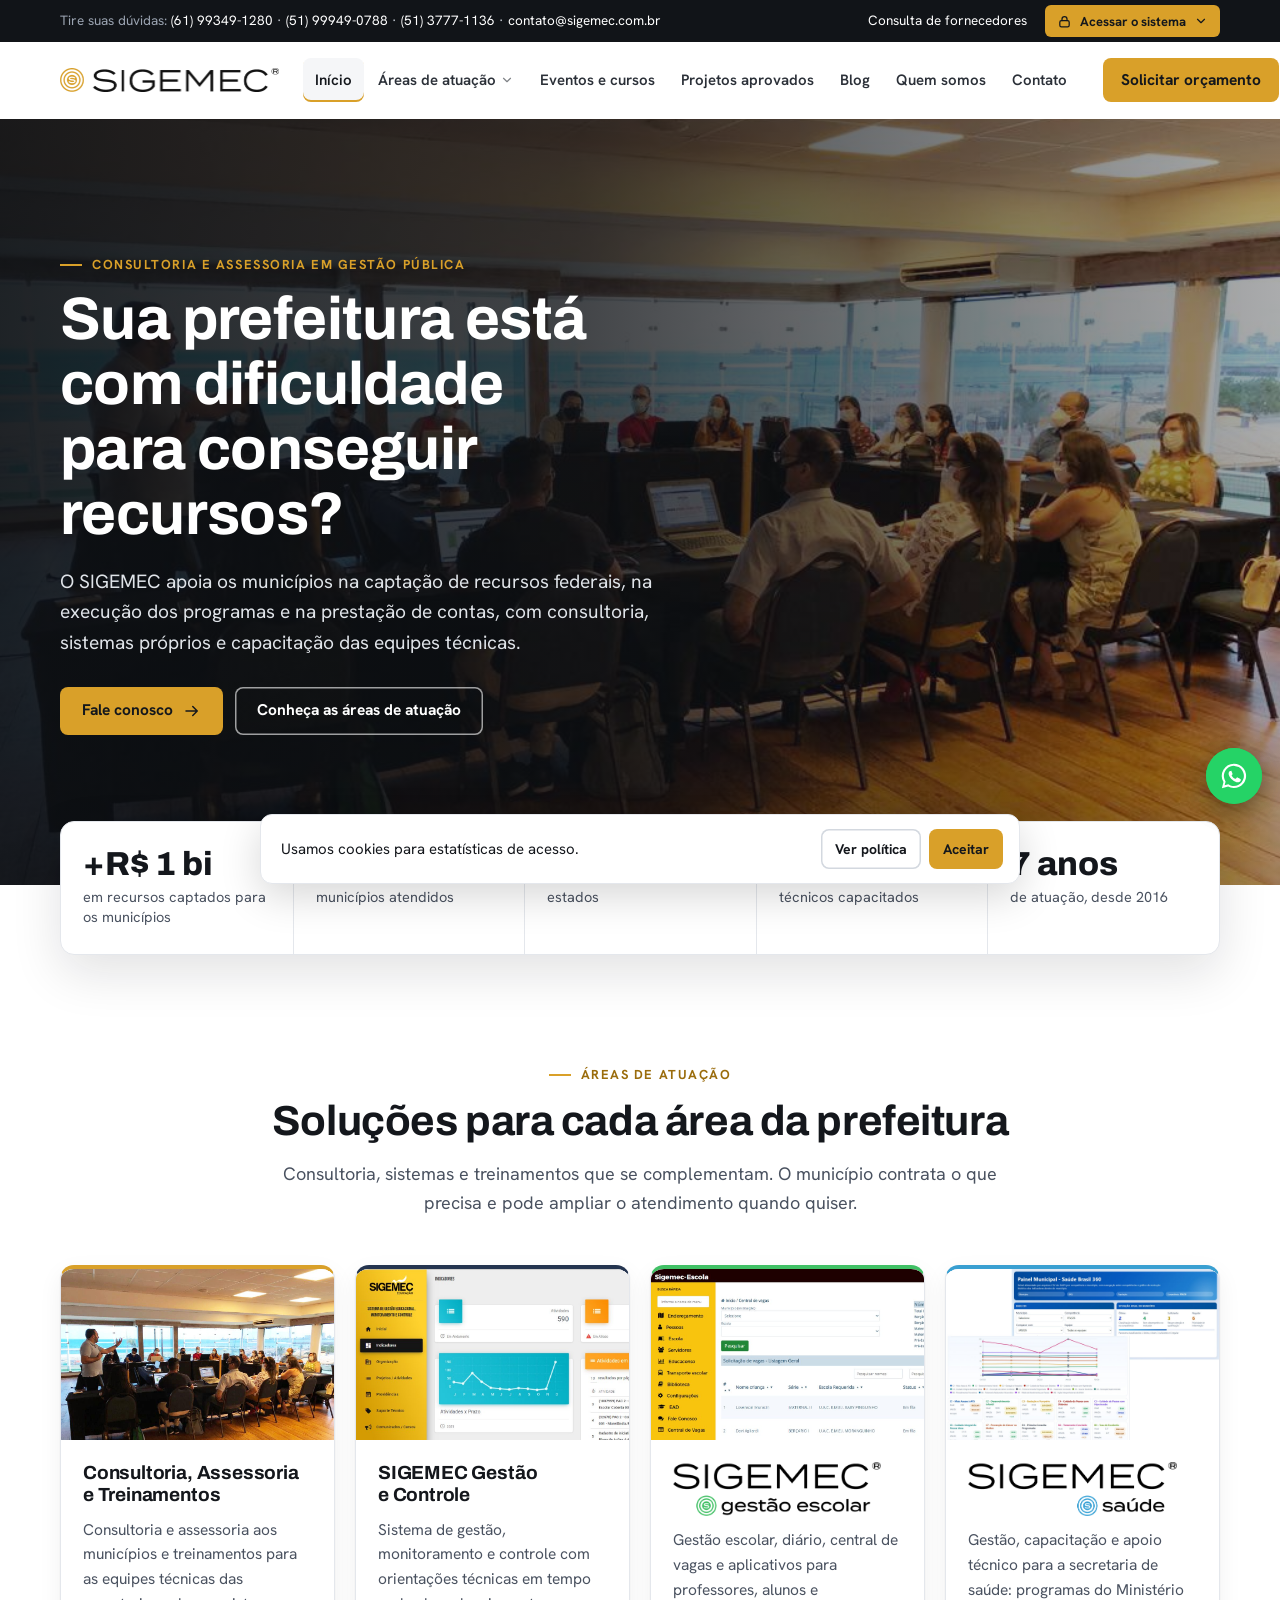
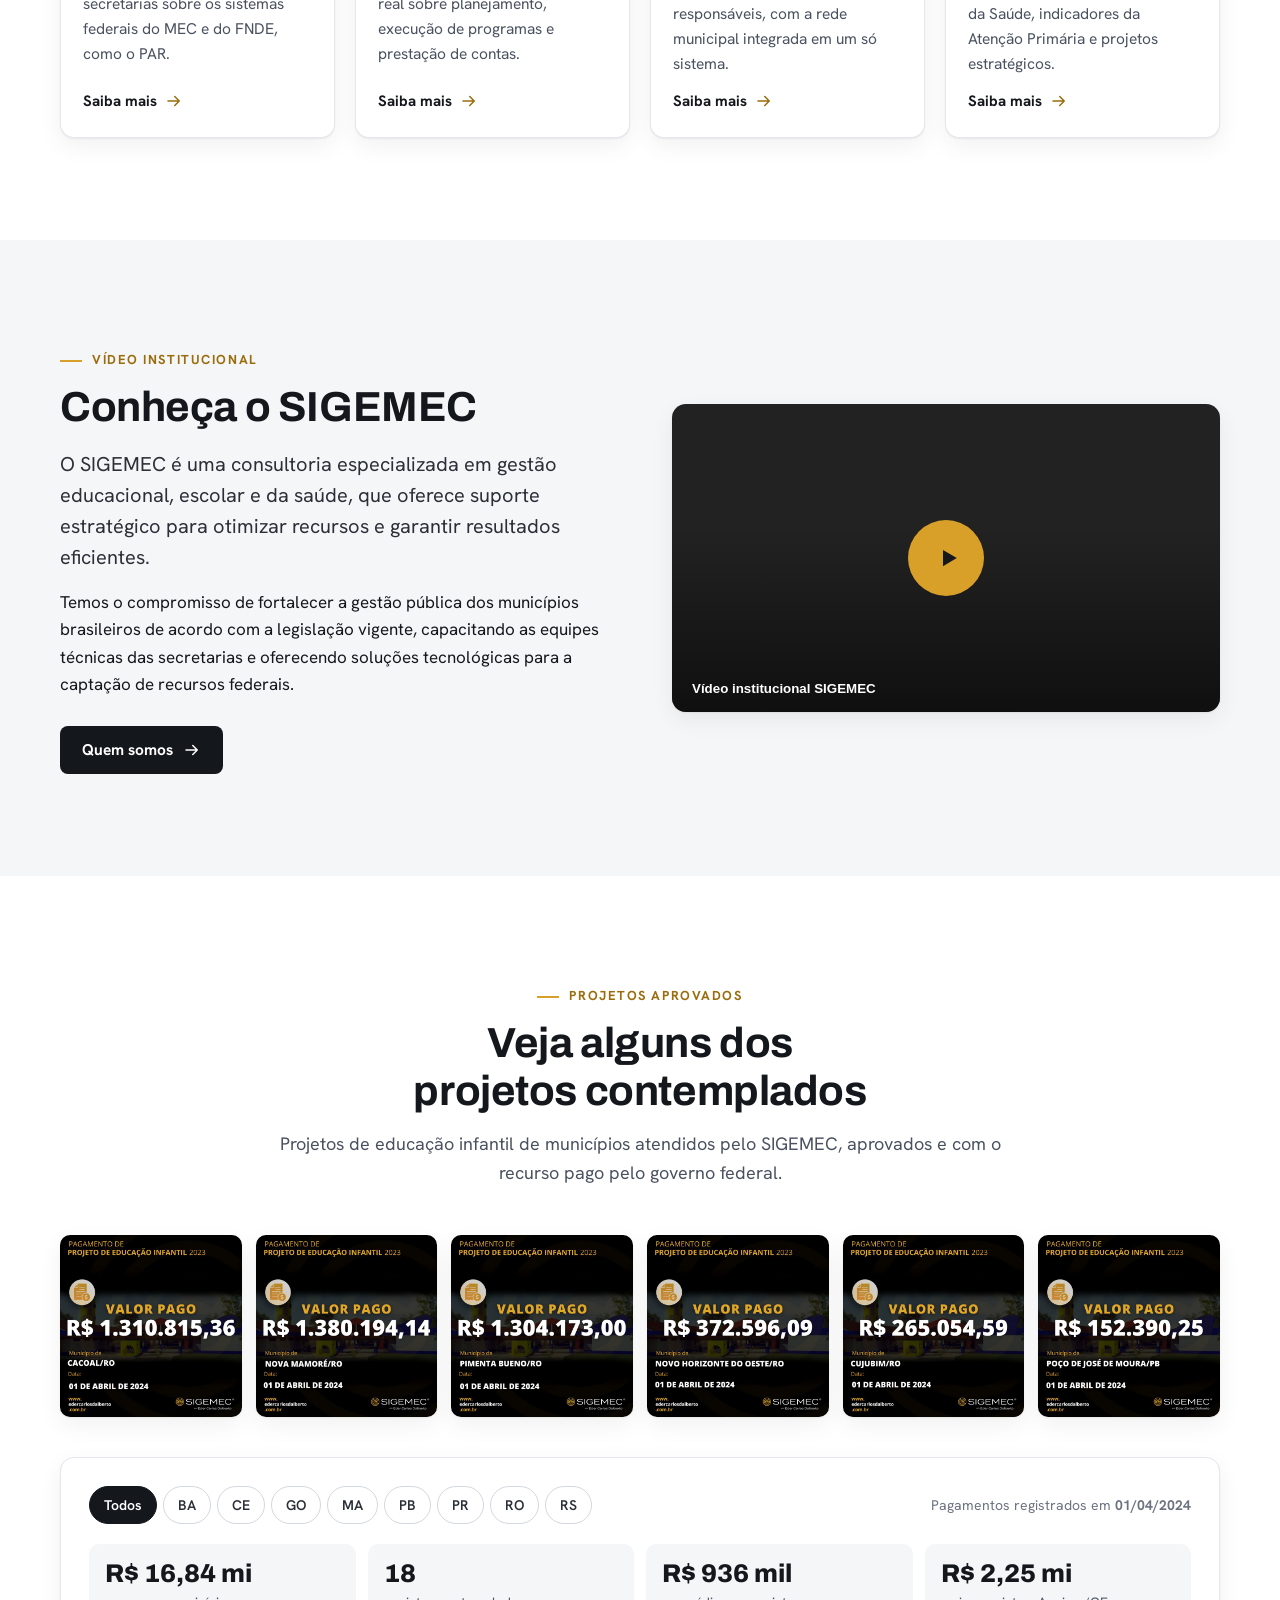
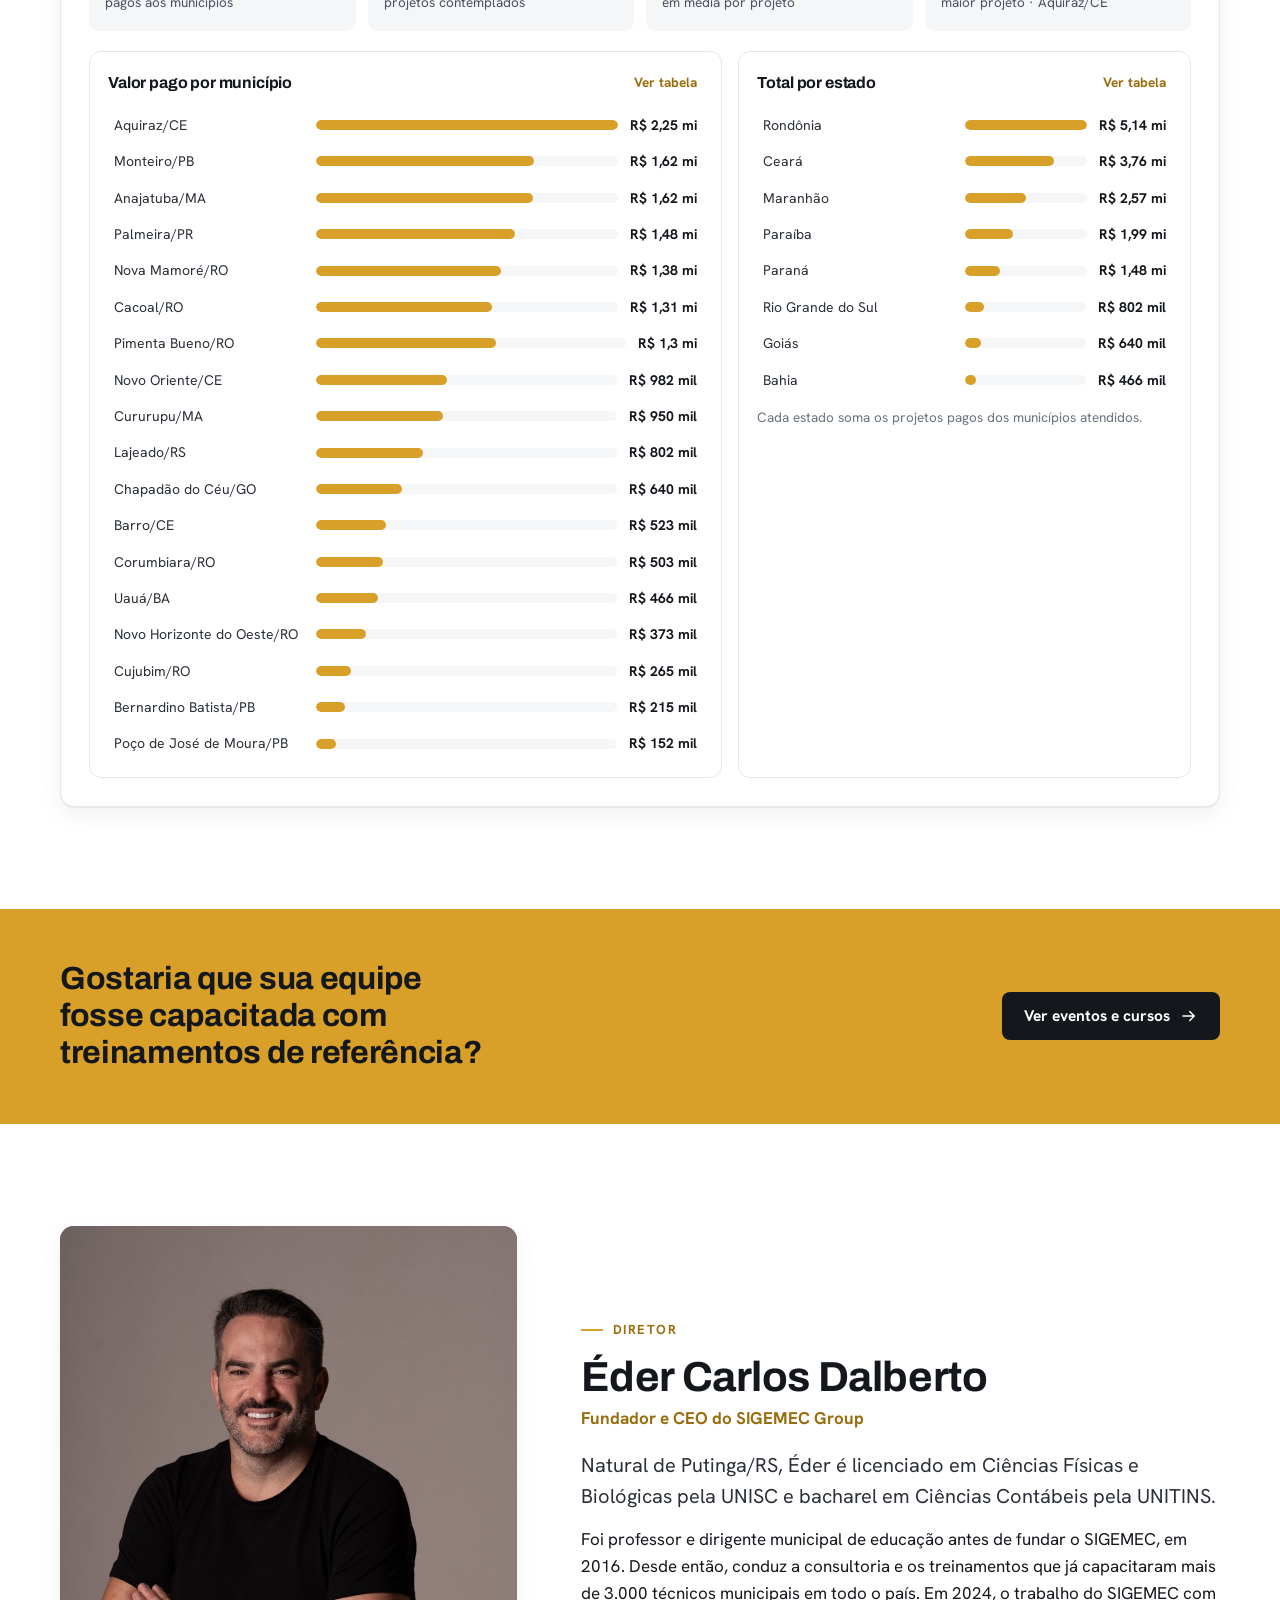
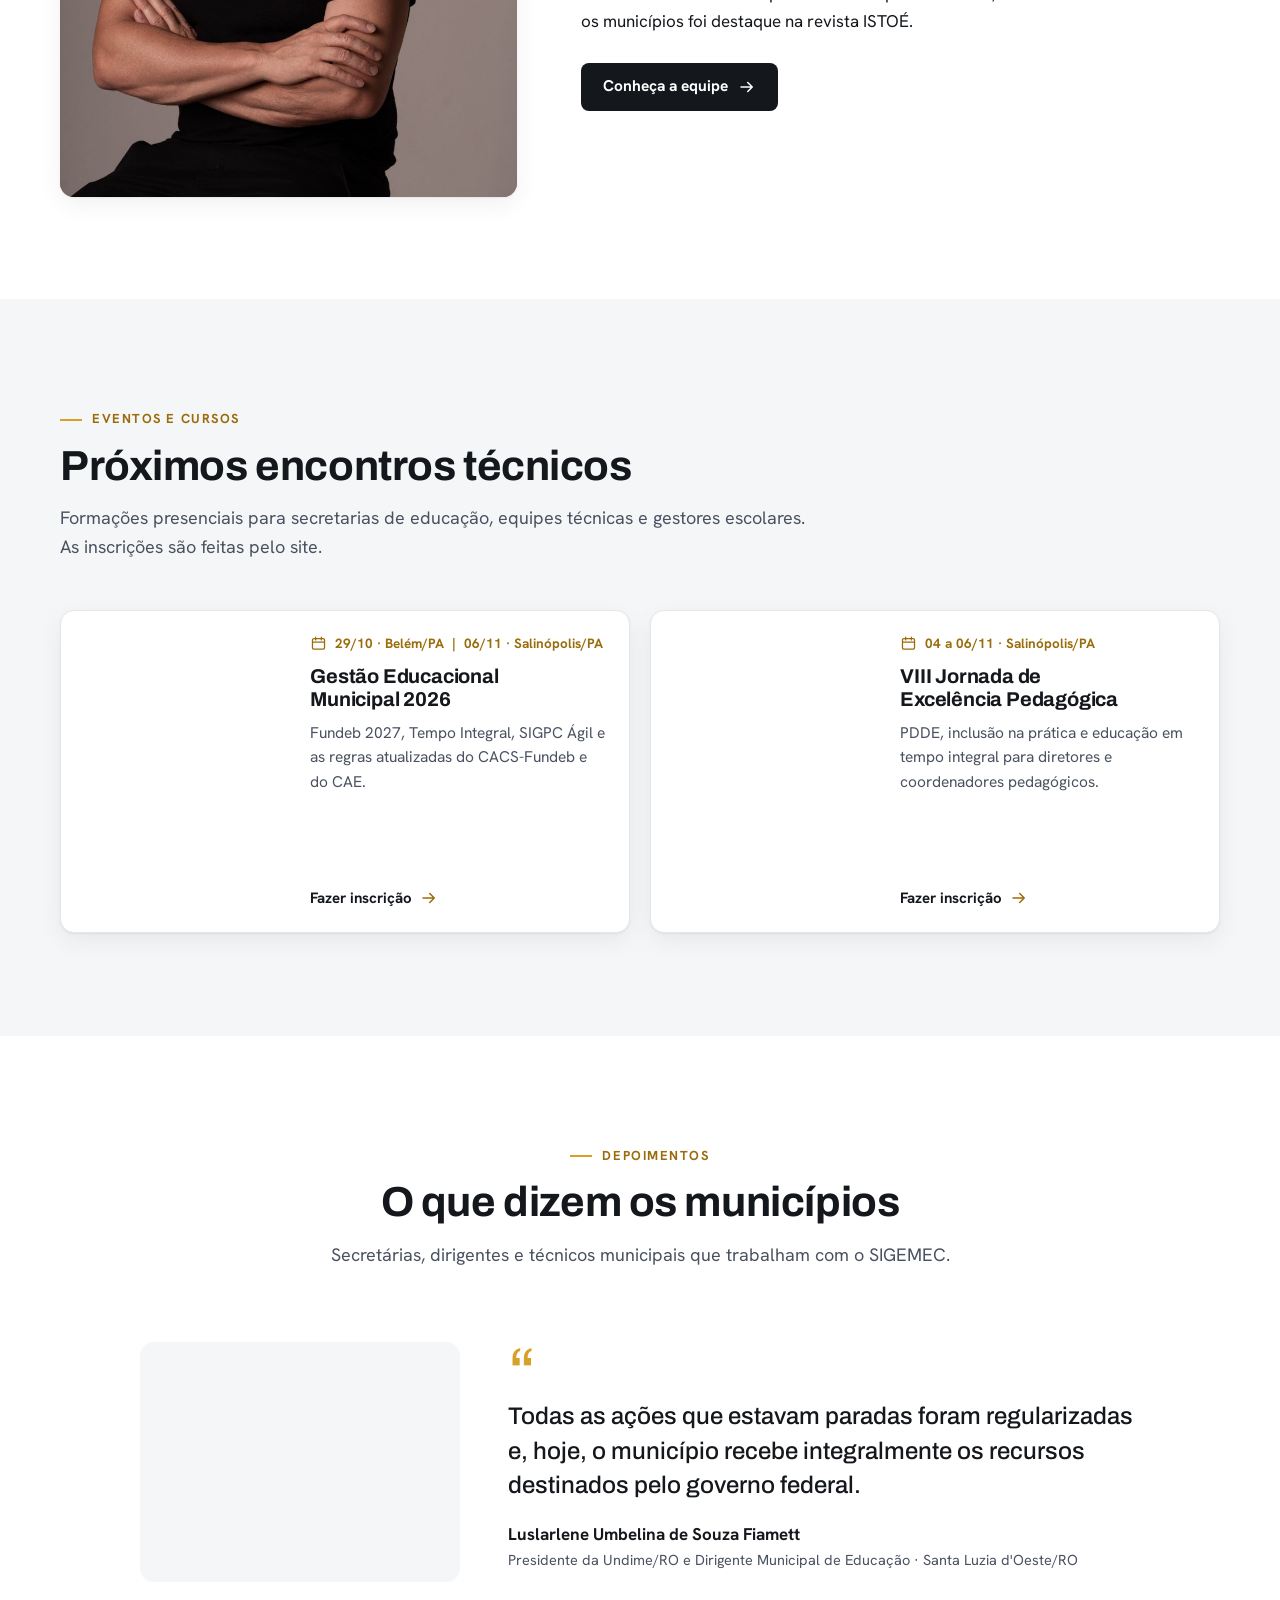
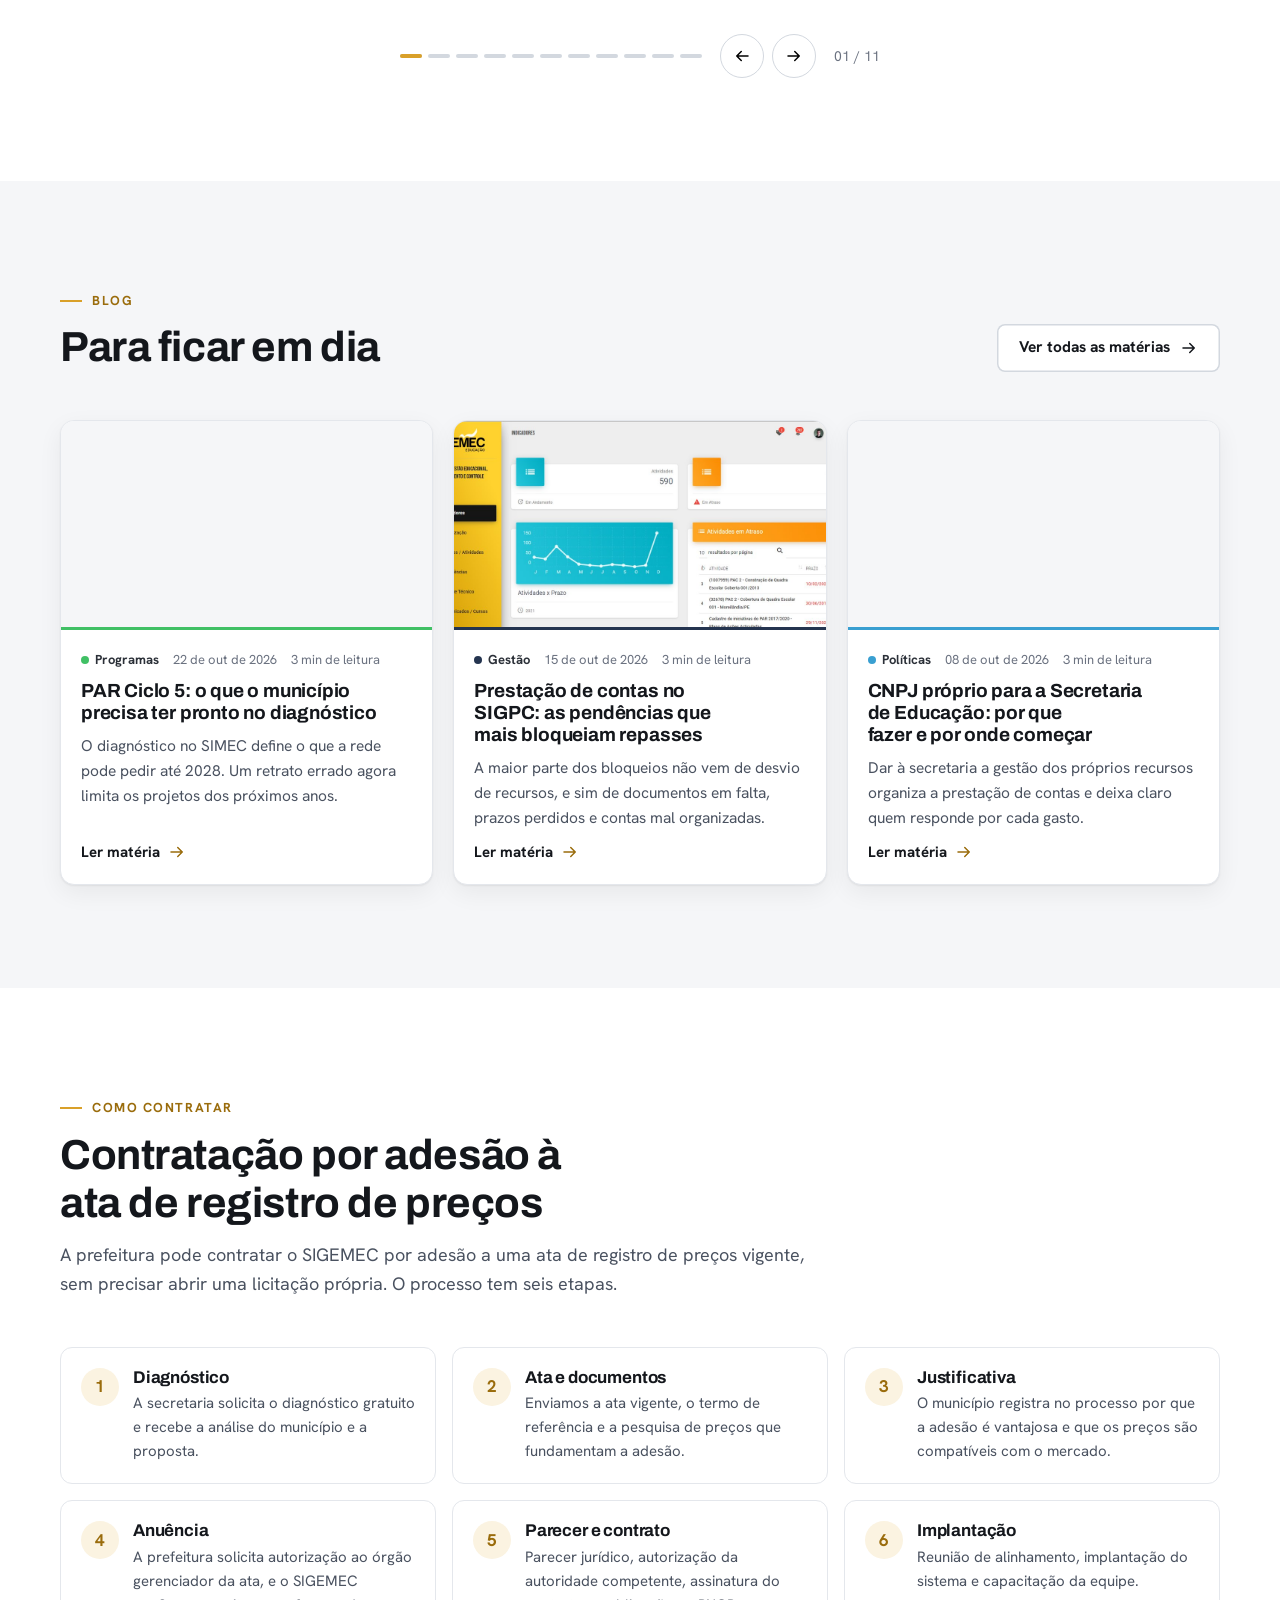
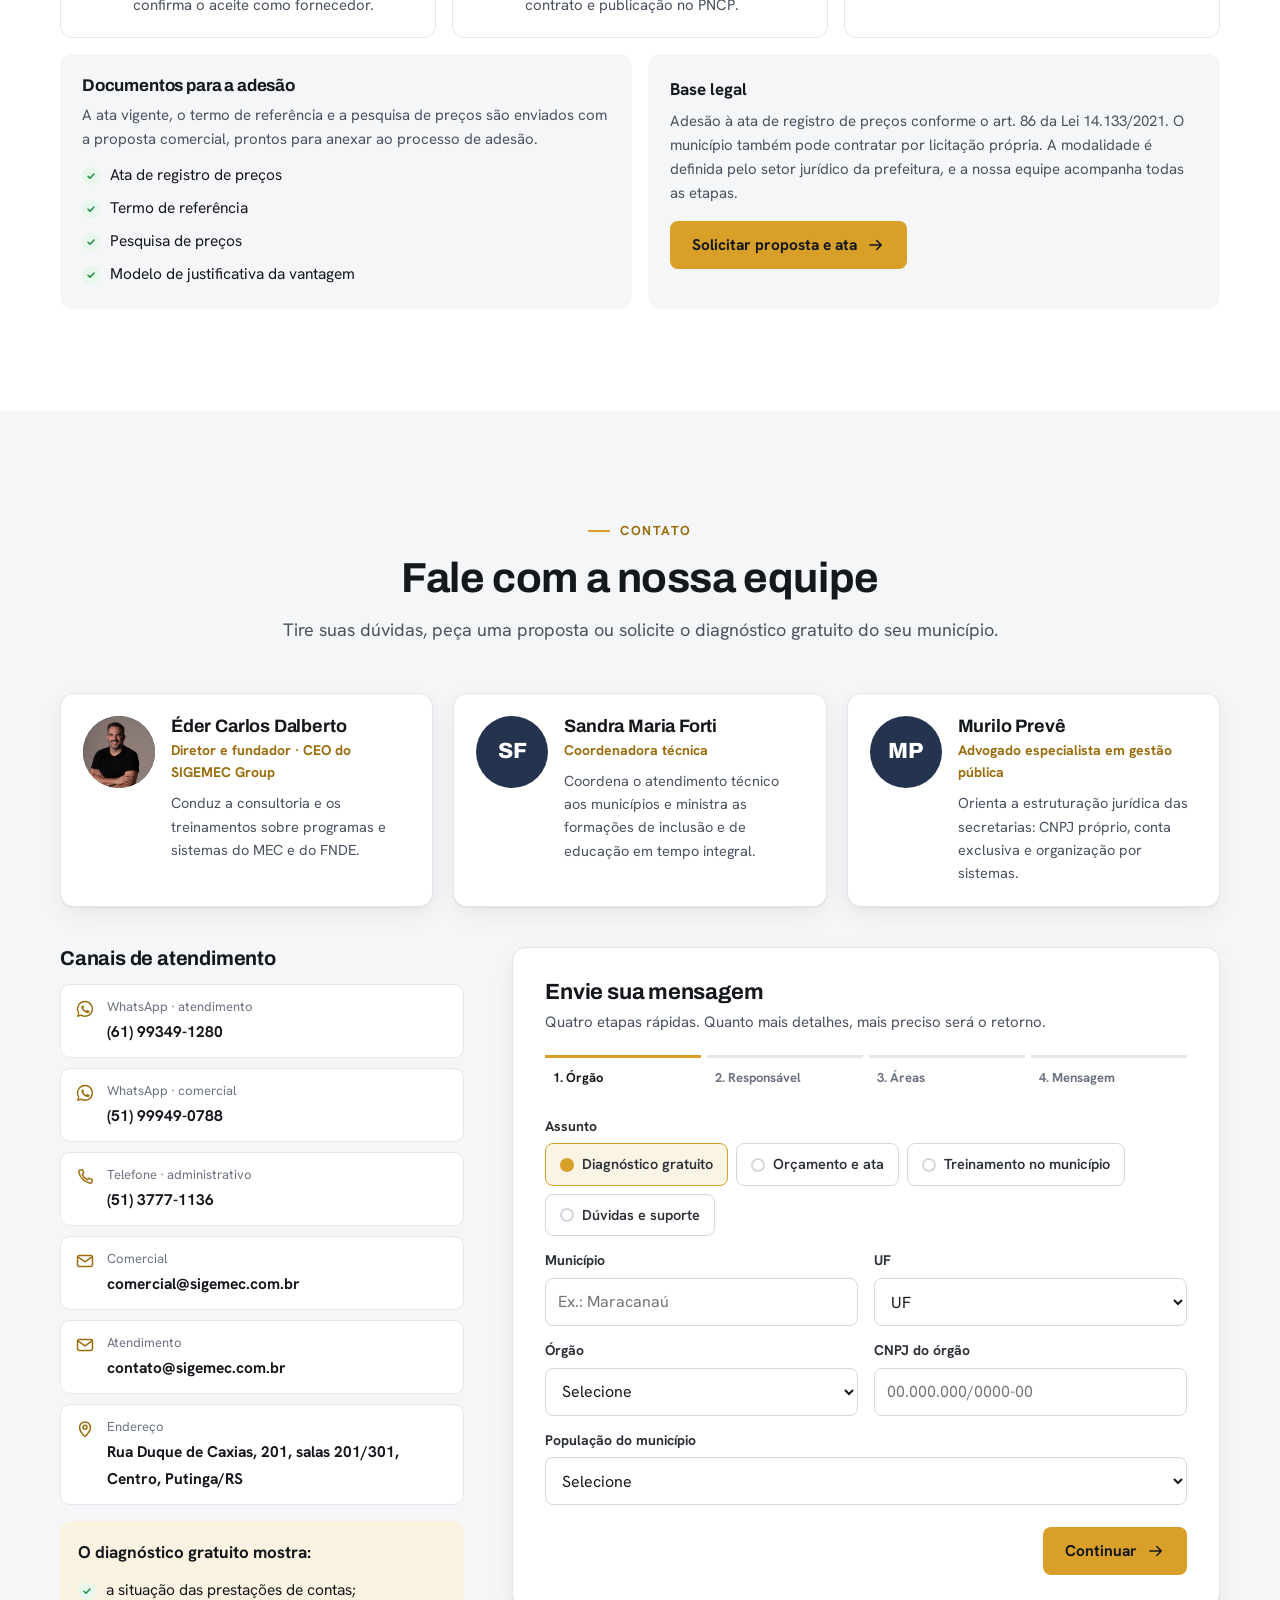
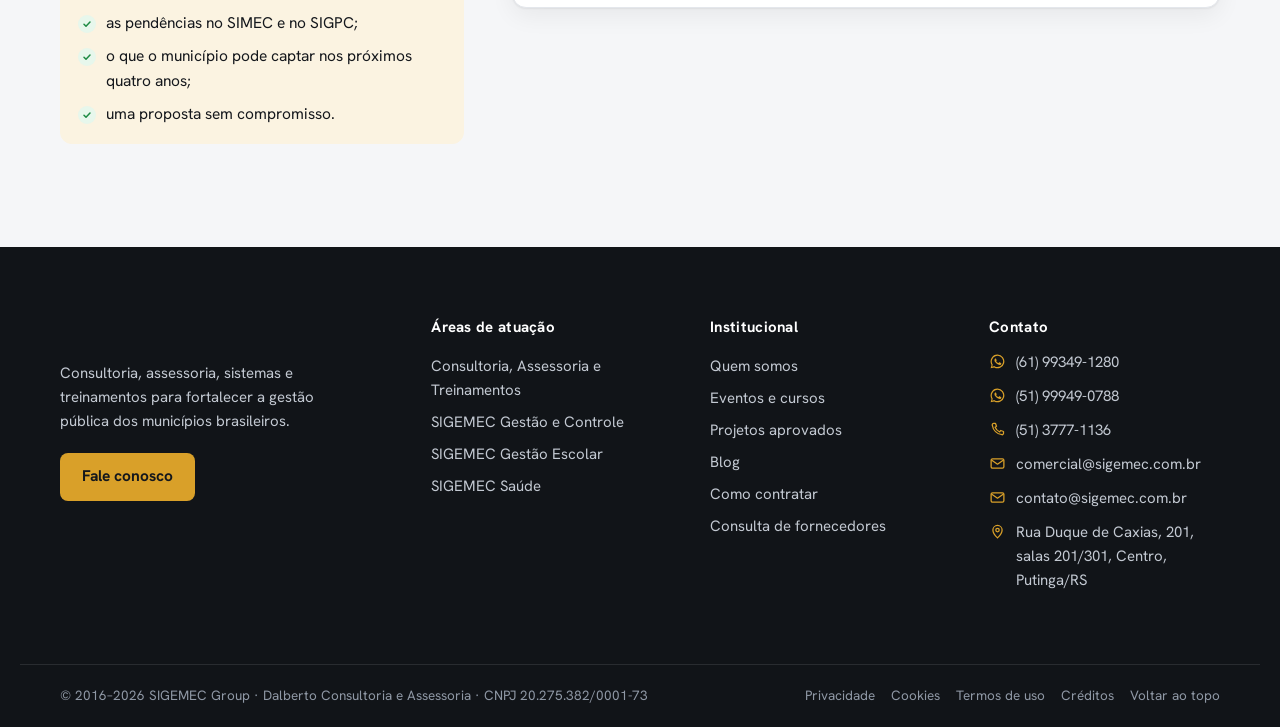
<file: index.html>
<!doctype html>
<html lang="pt-BR">
<head>
<meta charset="utf-8">
<meta name="robots" content="noindex, nofollow">
<meta name="viewport" content="width=device-width, initial-scale=1, viewport-fit=cover">
<title>SIGEMEC Group · Consultoria e assessoria para municípios</title>
<meta http-equiv="Content-Security-Policy" content="default-src 'self'; script-src 'self'; style-src 'self'; style-src-attr 'unsafe-inline'; font-src 'self'; img-src 'self' data: https://img.youtube.com; frame-src https://www.youtube-nocookie.com; connect-src 'self' https://formspree.io; form-action 'self' mailto:; base-uri 'self'; object-src 'none'; upgrade-insecure-requests">
<meta name="referrer" content="strict-origin-when-cross-origin">
<meta name="description" content="Consultoria, assessoria, sistemas e treinamentos para municípios captarem recursos federais, executarem os programas e prestarem contas no prazo.">
<meta name="theme-color" content="#ffffff">
<meta property="og:title" content="SIGEMEC Group · Consultoria e assessoria para municípios">
<meta property="og:description" content="Consultoria, assessoria, sistemas e treinamentos para municípios captarem recursos federais, executarem os programas e prestarem contas no prazo.">
<meta property="og:type" content="website">
<meta property="og:locale" content="pt_BR">
<meta property="og:image" content="assets/img/consultoria-reuniao.jpg">
<link rel="icon" href="assets/img/simbolo-64.png" type="image/png">
<link rel="apple-touch-icon" href="assets/img/simbolo-128.png">
<link rel="preload" href="assets/fonts/HankenGrotesk-325f4213.woff2" as="font" type="font/woff2" crossorigin>
<link rel="stylesheet" href="assets/fonts.css?v=cfb75adc">
<link rel="stylesheet" href="assets/site.css?v=c24bb777">
</head>
<body data-page="inicio">
<svg width="0" height="0" style="position:absolute" aria-hidden="true"><defs>
<symbol id="i-arr" viewBox="0 0 24 24"><path d="M4 12h15M13 6l6 6-6 6" fill="none" stroke="currentColor" stroke-width="2" stroke-linecap="round" stroke-linejoin="round"/></symbol>
<symbol id="i-back" viewBox="0 0 24 24"><path d="M20 12H5M11 6l-6 6 6 6" fill="none" stroke="currentColor" stroke-width="2" stroke-linecap="round" stroke-linejoin="round"/></symbol>
<symbol id="i-chev" viewBox="0 0 24 24"><path d="M6 9l6 6 6-6" fill="none" stroke="currentColor" stroke-width="2" stroke-linecap="round" stroke-linejoin="round"/></symbol>
<symbol id="i-wa" viewBox="0 0 24 24"><path d="M12 2.2A9.7 9.7 0 0 0 3.6 16.8L2.3 21.7l5-1.3A9.7 9.7 0 1 0 12 2.2zm0 17.7c-1.5 0-3-.4-4.2-1.2l-.3-.2-3 .8.8-2.9-.2-.3A8 8 0 1 1 12 19.9zm4.4-6c-.2-.1-1.4-.7-1.6-.8-.2-.1-.4-.1-.5.1l-.8.9c-.1.2-.3.2-.5.1-.7-.3-1.9-.9-2.8-2.5-.2-.4.2-.4.6-1.2.1-.2 0-.3 0-.4l-.7-1.8c-.2-.5-.4-.4-.5-.4h-.5c-.2 0-.4.1-.6.3-.2.2-.8.8-.8 2s.8 2.3 1 2.5c.1.2 1.7 2.6 4.1 3.6 1.5.7 2.1.7 2.9.6.5-.1 1.4-.6 1.6-1.1.2-.6.2-1 .1-1.1 0-.2-.2-.2-.4-.3z" fill="currentColor"/></symbol>
<symbol id="i-phone" viewBox="0 0 24 24"><path d="M6.6 3.5h2.6l1.4 4-2 1.4a12 12 0 0 0 6.5 6.5l1.4-2 4 1.4v2.6a2 2 0 0 1-2.2 2A16.5 16.5 0 0 1 4.6 5.7a2 2 0 0 1 2-2.2z" fill="none" stroke="currentColor" stroke-width="1.8" stroke-linejoin="round"/></symbol>
<symbol id="i-mail" viewBox="0 0 24 24"><rect x="3" y="5.5" width="18" height="13" rx="2" fill="none" stroke="currentColor" stroke-width="1.8"/><path d="M3.5 7l8.5 6 8.5-6" fill="none" stroke="currentColor" stroke-width="1.8" stroke-linejoin="round"/></symbol>
<symbol id="i-pin" viewBox="0 0 24 24"><path d="M12 21s-6.5-5.6-6.5-11a6.5 6.5 0 0 1 13 0c0 5.4-6.5 11-6.5 11z" fill="none" stroke="currentColor" stroke-width="1.8"/><circle cx="12" cy="10" r="2.4" fill="none" stroke="currentColor" stroke-width="1.8"/></symbol>
<symbol id="i-cal" viewBox="0 0 24 24"><rect x="3.5" y="5" width="17" height="15" rx="2" fill="none" stroke="currentColor" stroke-width="1.8"/><path d="M3.5 10h17M8 3v4M16 3v4" fill="none" stroke="currentColor" stroke-width="1.8" stroke-linecap="round"/></symbol>
<symbol id="i-play" viewBox="0 0 24 24"><path d="M8 5.5v13l11-6.5z" fill="currentColor"/></symbol>
<symbol id="i-ext" viewBox="0 0 24 24"><path d="M7 17 17 7M9 7h8v8" fill="none" stroke="currentColor" stroke-width="2.2" stroke-linecap="round" stroke-linejoin="round"/></symbol>
<symbol id="i-lock" viewBox="0 0 24 24"><rect x="4.5" y="10.5" width="15" height="10" rx="2.5" fill="none" stroke="currentColor" stroke-width="2"/><path d="M8 10.5V8a4 4 0 0 1 8 0v2.5" fill="none" stroke="currentColor" stroke-width="2" stroke-linecap="round"/></symbol>
<symbol id="i-x" viewBox="0 0 24 24"><path d="M6 6l12 12M18 6 6 18" fill="none" stroke="currentColor" stroke-width="2.2" stroke-linecap="round"/></symbol>
<symbol id="i-ok" viewBox="0 0 24 24"><path d="M5 12.5l4.5 4.5L19 7.5" fill="none" stroke="currentColor" stroke-width="2.6" stroke-linecap="round" stroke-linejoin="round"/></symbol>
<symbol id="i-warn" viewBox="0 0 24 24"><path d="M12 8v5M12 16.5v.5" fill="none" stroke="currentColor" stroke-width="2.6" stroke-linecap="round"/></symbol>
<symbol id="i-late" viewBox="0 0 24 24"><path d="M8 8l8 8M16 8l-8 8" fill="none" stroke="currentColor" stroke-width="2.6" stroke-linecap="round"/></symbol>
</defs></svg>
<div class="topbar"><div class="wrap topbar-in">
  <p class="tb-ct"><span>Tire suas dúvidas:</span> <a href="https://wa.me/5561993491280" target="_blank" rel="noopener noreferrer">(61) 99349-1280</a> · <a href="https://wa.me/5551999490788" target="_blank" rel="noopener noreferrer">(51) 99949-0788</a> · <a href="tel:+555137771136">(51) 3777-1136</a> · <a href="mailto:contato@sigemec.com.br">contato@sigemec.com.br</a></p>
  <div class="tb-act">
    <a href="https://melhoresfornecedoresdobrasil.sigemec.com.br/" target="_blank" rel="noopener noreferrer">Consulta de fornecedores</a>
    <div class="acc">
      <button type="button" class="acc-btn" id="accBtn" aria-expanded="false" aria-controls="accMenu" aria-haspopup="true"><svg class="acc-ic"><use href="#i-lock"/></svg><span>Acessar o sistema</span><svg class="chev"><use href="#i-chev"/></svg></button>
      <div class="acc-menu" id="accMenu" hidden><p class="acc-h">Escolha o sistema contratado</p><a href="https://aplicativoescolar.net/" target="_blank" rel="noopener noreferrer">SIGEMEC Gestão Escolar <svg class="ext"><use href="#i-ext"/></svg></a><a href="https://app.sigemec.com.br/" target="_blank" rel="noopener noreferrer">SIGEMEC Gestão e Controle <svg class="ext"><use href="#i-ext"/></svg></a><a href="https://app.sigemec.com.br/" target="_blank" rel="noopener noreferrer">SIGEMEC Saúde <svg class="ext"><use href="#i-ext"/></svg></a><a href="https://dev.aplicativoescolar.net/" target="_blank" rel="noopener noreferrer">Ambiente demonstrativo <svg class="ext"><use href="#i-ext"/></svg></a></div>
    </div>
  </div>
</div></div>
<header class="nav" id="nav"><div class="wrap nav-in">
  <a class="brand" href="index.html" aria-label="SIGEMEC Group, página inicial"><img src="assets/img/logo-sigemec.png" alt="SIGEMEC" width="219" height="24"></a>
  <ul class="menu"><li><a href="index.html" aria-current="page">Início</a></li><li class="has-sub"><a href="areas-de-atuacao.html">Áreas de atuação<svg class="chev"><use href="#i-chev"/></svg></a><div class="sub"><a href="areas-de-atuacao.html#consultoria">Consultoria, Assessoria e Treinamentos</a><a href="areas-de-atuacao.html#gestao-controle">SIGEMEC Gestão e Controle</a><a href="areas-de-atuacao.html#gestao-escolar">SIGEMEC Gestão Escolar</a><a href="areas-de-atuacao.html#saude">SIGEMEC Saúde</a></div></li><li><a href="eventos.html">Eventos e cursos</a></li><li><a href="index.html#projetos">Projetos aprovados</a></li><li><a href="blog.html">Blog</a></li><li><a href="quem-somos.html">Quem somos</a></li><li><a href="index.html#contato">Contato</a></li></ul>
  <a class="btn btn-gold nav-cta" href="#contato" data-tipo="Proposta comercial">Solicitar orçamento</a>
  <button type="button" class="menu-btn" id="menuBtn" aria-label="Abrir menu" aria-expanded="false" aria-controls="sheet"><span></span></button>
</div></header>
<nav class="sheet" id="sheet" aria-label="Menu"><a href="index.html" aria-current="page">Início</a><a href="areas-de-atuacao.html">Áreas de atuação</a><a class="sheet-sub" href="areas-de-atuacao.html#consultoria">Consultoria, Assessoria e Treinamentos</a><a class="sheet-sub" href="areas-de-atuacao.html#gestao-controle">SIGEMEC Gestão e Controle</a><a class="sheet-sub" href="areas-de-atuacao.html#gestao-escolar">SIGEMEC Gestão Escolar</a><a class="sheet-sub" href="areas-de-atuacao.html#saude">SIGEMEC Saúde</a><a href="eventos.html">Eventos e cursos</a><a href="index.html#projetos">Projetos aprovados</a><a href="blog.html">Blog</a><a href="quem-somos.html">Quem somos</a><a href="index.html#contato">Contato</a><div class="sheet-acc"><span>Acessar o sistema</span><a href="https://aplicativoescolar.net/" target="_blank" rel="noopener noreferrer">SIGEMEC Gestão Escolar</a><a href="https://app.sigemec.com.br/" target="_blank" rel="noopener noreferrer">SIGEMEC Gestão e Controle</a><a href="https://app.sigemec.com.br/" target="_blank" rel="noopener noreferrer">SIGEMEC Saúde</a><a href="https://dev.aplicativoescolar.net/" target="_blank" rel="noopener noreferrer">Ambiente demonstrativo</a></div><a class="btn btn-gold" href="#contato" data-tipo="Proposta comercial">Solicitar orçamento</a></nav>
<main id="topo">
<section class="hero">
  <img class="hero-bg" src="assets/img/consultoria-reuniao.jpg" alt="" width="1024" height="768" fetchpriority="high">
  <div class="wrap hero-in">
    <p class="eyebrow">Consultoria e assessoria em gestão pública</p>
    <h1>Sua prefeitura está com dificuldade para conseguir recursos?</h1>
    <p class="hero-sub">O SIGEMEC apoia os municípios na captação de recursos federais, na execução dos programas e na prestação de contas, com consultoria, sistemas próprios e capacitação das equipes técnicas.</p>
    <div class="hero-cta">
      <a class="btn btn-gold" href="#contato">Fale conosco <svg class="arr"><use href="#i-arr"/></svg></a>
      <a class="btn btn-line" href="areas-de-atuacao.html">Conheça as áreas de atuação</a>
    </div>
  </div>
</section>

<section class="stats-band" aria-label="Resultados do SIGEMEC">
  <div class="wrap">
    <div class="stats">
      <div class="stat"><b>+R$&nbsp;<span data-ind="recursos" data-count="2">2</span>&nbsp;bi</b><span>em recursos captados para os municípios</span></div>
      <div class="stat"><b>+<span data-ind="municipios" data-count="250">250</span></b><span>municípios atendidos</span></div>
      <div class="stat"><b><span data-ind="estados" data-count="17">17</span></b><span>estados</span></div>
      <div class="stat"><b>+<span data-ind="tecnicos" data-count="3000">3.000</span></b><span>técnicos capacitados</span></div>
      <div class="stat"><b><span data-ind="anos" data-count="10">10</span>&nbsp;anos</b><span>de atuação, desde 2016</span></div>
    </div>
  </div>
</section>

<section class="sec" id="areas">
  <div class="wrap">
    <div class="sec-head center">
      <p class="eyebrow">Áreas de atuação</p>
      <h2>Soluções para cada área da prefeitura</h2>
      <p>Consultoria, sistemas e treinamentos que se complementam. O município contrata o que precisa e pode ampliar o atendimento quando quiser.</p>
    </div>
    <div class="areas">
      <a class="area-card" href="areas-de-atuacao.html#consultoria" style="--c:var(--gold)">
        <div class="area-img"><img src="assets/img/consultoria-reuniao.jpg" alt="Equipe do SIGEMEC em reunião técnica com servidores municipais" loading="lazy" width="1024" height="768"></div>
        <div class="area-body">
          <h3>Consultoria, Assessoria e Treinamentos</h3>
          <p>Consultoria e assessoria aos municípios e treinamentos para as equipes técnicas das secretarias sobre os sistemas federais do MEC e do FNDE, como o PAR.</p>
          <span class="go">Saiba mais <svg><use href="#i-arr"/></svg></span>
        </div>
      </a>
      <a class="area-card" href="areas-de-atuacao.html#gestao-controle" style="--c:var(--navy)">
        <div class="area-img"><img src="assets/img/tela-gestao-controle.jpg" alt="Tela de indicadores do SIGEMEC Gestão e Controle" loading="lazy" width="1200" height="552"></div>
        <div class="area-body">
          <h3>SIGEMEC Gestão e Controle</h3>
          <p>Sistema de gestão, monitoramento e controle com orientações técnicas em tempo real sobre planejamento, execução de programas e prestação de contas.</p>
          <span class="go">Saiba mais <svg><use href="#i-arr"/></svg></span>
        </div>
      </a>
      <a class="area-card" href="areas-de-atuacao.html#gestao-escolar" style="--c:var(--green)">
        <div class="area-img"><img src="assets/img/tela-gestao-escolar.jpg" alt="Tela do SIGEMEC Gestão Escolar" loading="lazy" width="1200" height="542"></div>
        <div class="area-body">
          <img class="area-logo" src="assets/img/logo-gestao-escolar.png" alt="SIGEMEC Gestão Escolar" width="540" height="140" loading="lazy">
          <p>Gestão escolar, diário, central de vagas e aplicativos para professores, alunos e responsáveis, com a rede municipal integrada em um só sistema.</p>
          <span class="go">Saiba mais <svg><use href="#i-arr"/></svg></span>
        </div>
      </a>
      <a class="area-card" href="areas-de-atuacao.html#saude" style="--c:var(--blue)">
        <div class="area-img"><img src="assets/img/tela-saude-indicadores.jpg" alt="Painel Indicadores Saúde Brasil 360" loading="lazy" width="1400" height="906"></div>
        <div class="area-body">
          <img class="area-logo" src="assets/img/logo-saude.png" alt="SIGEMEC Saúde" width="543" height="140" loading="lazy">
          <p>Gestão, capacitação e apoio técnico para a secretaria de saúde: programas do Ministério da Saúde, indicadores da Atenção Primária e projetos estratégicos.</p>
          <span class="go">Saiba mais <svg><use href="#i-arr"/></svg></span>
        </div>
      </a>
    </div>
  </div>
</section>

<section class="sec bg-soft">
  <div class="wrap split">
    <div>
      <p class="eyebrow">Vídeo institucional</p>
      <h2>Conheça o SIGEMEC</h2>
      <p class="lead">O SIGEMEC é uma consultoria especializada em gestão educacional, escolar e da saúde, que oferece suporte estratégico para otimizar recursos e garantir resultados eficientes.</p>
      <p>Temos o compromisso de fortalecer a gestão pública dos municípios brasileiros de acordo com a legislação vigente, capacitando as equipes técnicas das secretarias e oferecendo soluções tecnológicas para a captação de recursos federais.</p>
      <div class="hero-cta"><a class="btn btn-dark" href="quem-somos.html">Quem somos <svg class="arr"><use href="#i-arr"/></svg></a></div>
    </div>
    <button type="button" class="video" data-yt="rK_GKLO-ZMM" aria-label="Assistir ao vídeo institucional do SIGEMEC">
      <span class="play"><svg><use href="#i-play"/></svg></span>
      <span class="cap">Vídeo institucional SIGEMEC</span>
    </button>
  </div>
</section>

<section class="sec" id="projetos">
  <div class="wrap">
    <div class="sec-head center">
      <p class="eyebrow">Projetos aprovados</p>
      <h2>Veja alguns dos projetos contemplados</h2>
      <p>Projetos de educação infantil de municípios atendidos pelo SIGEMEC, aprovados e com o recurso pago pelo governo federal.</p>
    </div>
    <div class="pagos" aria-label="Comprovantes de projetos pagos">
      <figure><img src="assets/img/pago-cacoal-ro.jpg" alt="Pago: projeto de educação infantil de Cacoal/RO, R$ 1.310.815,36" loading="lazy" width="640" height="640"></figure>
      <figure><img src="assets/img/pago-nova-mamore-ro.jpg" alt="Pago: projeto de educação infantil de Nova Mamoré/RO" loading="lazy" width="640" height="640"></figure>
      <figure><img src="assets/img/pago-pimenta-bueno-ro.jpg" alt="Pago: projeto de educação infantil de Pimenta Bueno/RO" loading="lazy" width="640" height="640"></figure>
      <figure><img src="assets/img/pago-novo-horizonte-do-oeste-ro.jpg" alt="Pago: projeto de educação infantil de Novo Horizonte do Oeste/RO, R$ 372.596,09" loading="lazy" width="640" height="640"></figure>
      <figure><img src="assets/img/pago-cujubim-ro.jpg" alt="Pago: projeto de educação infantil de Cujubim/RO" loading="lazy" width="640" height="640"></figure>
      <figure><img src="assets/img/pago-poco-de-jose-de-moura-pb.jpg" alt="Pago: projeto de educação infantil de Poço de José de Moura/PB" loading="lazy" width="640" height="640"></figure>
    </div>

    <div class="dash" aria-label="Painel dos projetos contemplados">
      <div class="dash-bar">
        <div class="filters" id="projUF" role="group" aria-label="Filtrar por estado"></div>
        <span class="dash-src">Pagamentos registrados em <b id="projPago">01/04/2024</b></span>
      </div>
      <div class="kpis" id="projKpis"></div>
      <div class="dash-grid">
        <div class="chart-card">
          <div class="chart-head"><h3>Valor pago por município</h3><button type="button" class="tbl-toggle" data-for="chMun" aria-pressed="false">Ver tabela</button></div>
          <div class="chart" id="chMun"></div>
        </div>
        <div class="chart-card">
          <div class="chart-head"><h3>Total por estado</h3><button type="button" class="tbl-toggle" data-for="chUF" aria-pressed="false">Ver tabela</button></div>
          <div class="chart" id="chUF"></div>
          <p class="chart-note">Cada estado soma os projetos pagos dos municípios atendidos.</p>
        </div>
      </div>
    </div>
  </div>
</section>

<dialog class="dlg" id="projDlg" aria-labelledby="projDlgT">
  <div class="dlg-box">
    <button type="button" class="dlg-x" data-close aria-label="Fechar"><svg><use href="#i-x"/></svg></button>
    <div id="projDlgBody"></div>
  </div>
</dialog>

<section class="cta-band">
  <div class="wrap cta-in">
    <h2>Gostaria que sua equipe fosse capacitada com treinamentos de referência?</h2>
    <a class="btn btn-dark" href="eventos.html">Ver eventos e cursos <svg class="arr"><use href="#i-arr"/></svg></a>
  </div>
</section>

<section class="sec" id="diretor">
  <div class="wrap diretor">
    <figure class="diretor-foto"><img src="assets/img/eder-carlos-dalberto.jpg" alt="Éder Carlos Dalberto, diretor do SIGEMEC Group" loading="lazy" width="820" height="1231"></figure>
    <div>
      <p class="eyebrow">Diretor</p>
      <h2>Éder Carlos Dalberto</h2>
      <p class="cargo">Fundador e CEO do SIGEMEC Group</p>
      <p class="lead">Natural de Putinga/RS, Éder é licenciado em Ciências Físicas e Biológicas pela UNISC e bacharel em Ciências Contábeis pela UNITINS.</p>
      <p>Foi professor e dirigente municipal de educação antes de fundar o SIGEMEC, em 2016. Desde então, conduz a consultoria e os treinamentos que já capacitaram mais de 3.000 técnicos municipais em todo o país. Em 2024, o trabalho do SIGEMEC com os municípios foi destaque na revista ISTOÉ.</p>
      <div class="hero-cta"><a class="btn btn-dark" href="quem-somos.html#equipe">Conheça a equipe <svg class="arr"><use href="#i-arr"/></svg></a></div>
    </div>
  </div>
</section>

<section class="sec bg-soft">
  <div class="wrap">
    <div class="sec-head">
      <p class="eyebrow">Eventos e cursos</p>
      <h2>Próximos encontros técnicos</h2>
      <p>Formações presenciais para secretarias de educação, equipes técnicas e gestores escolares. As inscrições são feitas pelo site.</p>
    </div>
    <div class="ev-mini">
      <a class="ev-card" href="eventos.html#gestao-educacional">
        <img src="assets/img/cartaz-gestao-educacional-2026.jpg" alt="Cartaz do encontro técnico Gestão Educacional Municipal 2026" loading="lazy" width="900" height="1273">
        <div><span class="ev-date"><svg><use href="#i-cal"/></svg>29/10 · Belém/PA &nbsp;|&nbsp; 06/11 · Salinópolis/PA</span><h3>Gestão Educacional Municipal 2026</h3><p>Fundeb 2027, Tempo Integral, SIGPC Ágil e as regras atualizadas do CACS-Fundeb e do CAE.</p><span class="go">Fazer inscrição <svg><use href="#i-arr"/></svg></span></div>
      </a>
      <a class="ev-card" href="eventos.html#jornada">
        <img src="assets/img/cartaz-jornada-2026.jpg" alt="Cartaz da VIII Jornada de Excelência Pedagógica 2026" loading="lazy" width="900" height="1273">
        <div><span class="ev-date"><svg><use href="#i-cal"/></svg>04 a 06/11 · Salinópolis/PA</span><h3>VIII Jornada de Excelência Pedagógica</h3><p>PDDE, inclusão na prática e educação em tempo integral para diretores e coordenadores pedagógicos.</p><span class="go">Fazer inscrição <svg><use href="#i-arr"/></svg></span></div>
      </a>
    </div>
  </div>
</section>

<section class="quotes sec" aria-label="Depoimentos">
  <div class="wrap">
    <div class="sec-head center"><p class="eyebrow">Depoimentos</p><h2>O que dizem os municípios</h2><p>Secretárias, dirigentes e técnicos municipais que trabalham com o SIGEMEC.</p></div>
    <div class="q-wrap">
      <div class="q-stage" id="qStage"><figure class="q is-active"><div class="q-pic sym"><img src="assets/img/pref/santa-luzia.jpg" alt="Brasão de Santa Luzia d&#x27;Oeste/RO" loading="lazy" decoding="async" width="640" height="427"><figcaption class="q-cred"><b>Brasão de Santa Luzia d&#x27;Oeste/RO</b><span>Brasão municipal · domínio público</span></figcaption></div><div class="q-txt"><blockquote>Todas as ações que estavam paradas foram regularizadas e, hoje, o município recebe integralmente os recursos destinados pelo governo federal.</blockquote><div class="q-who"><b>Luslarlene Umbelina de Souza Fiamett</b><span>Presidente da Undime/RO e Dirigente Municipal de Educação · Santa Luzia d&#x27;Oeste/RO</span></div></div></figure><figure class="q"><div class="q-pic"><img src="assets/img/pref/cachoeirinha.jpg" alt="Estação Experimental do Arroz, Cachoeirinha/RS" loading="lazy" decoding="async" width="640" height="427"><figcaption class="q-cred"><b>Estação Experimental do Arroz, Cachoeirinha/RS</b><span>Foto: André Regius · CC BY-SA 3.0</span></figcaption></div><div class="q-txt"><blockquote>Após a contratação da empresa Sigemec, conseguimos regularizar várias pendências dentro do SIMEC, o que trouxe grande benefício para o nosso município e recursos que nos permitiram qualificar a nossa educação municipal.</blockquote><div class="q-who"><b>Isabel Fonseca</b><span>Secretária de Educação · Cachoeirinha/RS</span></div></div></figure><figure class="q"><div class="q-pic"><img src="assets/img/pref/santo-antonio.jpg" alt="Prefeitura Municipal de Santo Antônio da Patrulha/RS" loading="lazy" decoding="async" width="640" height="427"><figcaption class="q-cred"><b>Prefeitura Municipal de Santo Antônio da Patrulha/RS</b><span>Foto: Paulo rsmenezes · CC BY-SA 3.0 BR</span></figcaption></div><div class="q-txt"><blockquote>Obrigada, Eder Carlos Dalberto, por todo apoio e orientação. Pedidos e ações recém cadastrados e já fomos contemplados. Maravilha!</blockquote><div class="q-who"><b>Dalva Maria de Carli</b><span>Secretária Municipal de Educação · Santo Antônio da Patrulha/RS</span></div></div></figure><figure class="q"><div class="q-pic sym"><img src="assets/img/pref/uniao-da-serra.jpg" alt="Brasão de União da Serra/RS" loading="lazy" decoding="async" width="640" height="427"><figcaption class="q-cred"><b>Brasão de União da Serra/RS</b><span>Brasão municipal · domínio público</span></figcaption></div><div class="q-txt"><blockquote>Muito esclarecedor, atendeu minhas expectativas, abriu horizontes para algumas coisas que estávamos totalmente perdidos. (…) Parabenizo também toda equipe, que sempre atenciosa nos dá segurança.</blockquote><div class="q-who"><b>Liandra Taufe</b><span>Secretária Municipal de Educação · União da Serra/RS</span></div></div></figure><figure class="q"><div class="q-pic"><img src="assets/img/pref/maracanau.jpg" alt="Lagoa de Maracanaú/CE" loading="lazy" decoding="async" width="640" height="427"><figcaption class="q-cred"><b>Lagoa de Maracanaú/CE</b><span>Foto: Maracanauense · CC BY-SA 4.0</span></figcaption></div><div class="q-txt"><blockquote>Capacitação excelente e eficaz. A forma de condução foi muito otimizada. Foi maravilhoso… Parabéns!</blockquote><div class="q-who"><b>Gleíza Guerra de Assis Braga</b><span>Secretária Municipal de Educação · Maracanaú/CE</span></div></div></figure><figure class="q"><div class="q-pic"><img src="assets/img/pref/boa-viagem.jpg" alt="Prefeitura Municipal de Boa Viagem/CE" loading="lazy" decoding="async" width="640" height="427"><figcaption class="q-cred"><b>Prefeitura Municipal de Boa Viagem/CE</b><span>Foto: Macílio Gomes · CC BY 3.0</span></figcaption></div><div class="q-txt"><blockquote>O curso que participei contribuiu bastante para o melhoramento e desempenho de minhas atividades diárias junto aos sistemas do governo federal. Parabéns Eder Carlos!</blockquote><div class="q-who"><b>Alex Sandro Lima</b><span>Prefeitura Municipal de Boa Viagem/CE</span></div></div></figure><figure class="q"><div class="q-pic sym"><img src="assets/img/pref/pinhal-grande.jpg" alt="Brasão de Pinhal Grande/RS" loading="lazy" decoding="async" width="640" height="427"><figcaption class="q-cred"><b>Brasão de Pinhal Grande/RS</b><span>Brasão municipal · domínio público</span></figcaption></div><div class="q-txt"><blockquote>O TREINAMENTO ON-LINE com o instrutor Eder Carlos foi excelente, agregou muito e sanou várias dúvidas, foi ótimo!</blockquote><div class="q-who"><b>Larissa Gertrudes Martins</b><span>Prefeitura Municipal de Pinhal Grande/RS</span></div></div></figure><figure class="q"><div class="q-pic sym"><img src="assets/img/pref/frei-miguelinho.jpg" alt="Bandeira de Frei Miguelinho/PE" loading="lazy" decoding="async" width="640" height="427"><figcaption class="q-cred"><b>Bandeira de Frei Miguelinho/PE</b><span>Associação Municipalista de Pernambuco · CC BY-SA 4.0</span></figcaption></div><div class="q-txt"><blockquote>Já conheço o seu trabalho e em cada nova formação eu aprendo algo novo. Pontualidade excelente, falou mais devagar e as dúvidas sanadas. Como sempre você dá um show de conhecimento. Nota mil.</blockquote><div class="q-who"><b>Lenilda Campos</b><span>Prefeitura Municipal de Frei Miguelinho/PE</span></div></div></figure><figure class="q"><div class="q-pic"><img src="assets/img/pref/tiangua.jpg" alt="Catedral de Senhora Santana, Tianguá/CE" loading="lazy" decoding="async" width="640" height="427"><figcaption class="q-cred"><b>Catedral de Senhora Santana, Tianguá/CE</b><span>Foto: Derbsonfrota · CC BY-SA 3.0</span></figcaption></div><div class="q-txt"><blockquote>Ele é muito didático, paciente, franco, direto… responde a todas as perguntas, sem exceção. (…) No meu município há muitas pendências e eu tenho certeza que agora iremos trabalhar com mais segurança!</blockquote><div class="q-who"><b>Lucia de Fatima Feitoza Freire</b><span>Articuladora do PAR · Tianguá/CE</span></div></div></figure><figure class="q"><div class="q-pic"><img src="assets/img/pref/igarassu.jpg" alt="Centro histórico de Igarassu/PE" loading="lazy" decoding="async" width="640" height="427"><figcaption class="q-cred"><b>Centro histórico de Igarassu/PE</b><span>Foto: Elvis Boaventura · CC BY 3.0</span></figcaption></div><div class="q-txt"><blockquote>Parabéns Eder. Você foi excelente! Transmitiu o assunto abordado de forma muito esclarecedora. Saímos do curso com os neurônios fervendo e com muita vontade de colocar em prática tudo o que aprendemos…</blockquote><div class="q-who"><b>Silene Maria Bandeira de Melo Trindade</b><span>Secretária Municipal de Educação · Igarassu/PE</span></div></div></figure><figure class="q"><div class="q-pic"><img src="assets/img/pref/itaitinga.jpg" alt="Serra de Itaitinga/CE" loading="lazy" decoding="async" width="640" height="427"><figcaption class="q-cred"><b>Serra de Itaitinga/CE</b><span>Foto: Lourenco e Silva · CC BY-SA 3.0</span></figcaption></div><div class="q-txt"><blockquote>Quero parabenizar ao instrutor do curso, por total domínio em tudo que foi apresentado, muito grata Eder, por ter nos dado essa oportunidade de participar de seu treinamento aqui em Fortaleza.</blockquote><div class="q-who"><b>Adriana Maria Aguiar Silva</b><span>Especialista em AEE · Itaitinga/CE</span></div></div></figure></div>
      <div class="q-nav">
        <div class="q-dots" id="qDots"></div>
        <div class="q-btns">
          <button type="button" id="qPrev" aria-label="Depoimento anterior"><svg><use href="#i-back"/></svg></button>
          <button type="button" id="qNext" aria-label="Próximo depoimento"><svg><use href="#i-arr"/></svg></button>
        </div>
        <span class="q-count" id="qCount">01 / 11</span>
      </div>
    </div>
  </div>
</section>

<section class="sec bg-soft">
  <div class="wrap">
    <div class="sec-head row">
      <div><p class="eyebrow">Blog</p><h2>Para ficar em dia</h2></div>
      <a class="btn btn-outline" href="blog.html">Ver todas as matérias <svg class="arr"><use href="#i-arr"/></svg></a>
    </div>
    <div class="posts" id="latestPosts"></div>
  </div>
</section>

<section class="sec" id="contratar">
  <div class="wrap">
    <div class="sec-head">
      <p class="eyebrow">Como contratar</p>
      <h2>Contratação por adesão à ata de registro de preços</h2>
      <p>A prefeitura pode contratar o SIGEMEC por adesão a uma ata de registro de preços vigente, sem precisar abrir uma licitação própria. O processo tem seis etapas.</p>
    </div>
    <ol class="hire" aria-label="Etapas da contratação por adesão à ata">
      <li><span class="hk">1</span><div><h3>Diagnóstico</h3><p>A secretaria solicita o diagnóstico gratuito e recebe a análise do município e a proposta.</p></div></li>
      <li><span class="hk">2</span><div><h3>Ata e documentos</h3><p>Enviamos a ata vigente, o termo de referência e a pesquisa de preços que fundamentam a adesão.</p></div></li>
      <li><span class="hk">3</span><div><h3>Justificativa</h3><p>O município registra no processo por que a adesão é vantajosa e que os preços são compatíveis com o mercado.</p></div></li>
      <li><span class="hk">4</span><div><h3>Anuência</h3><p>A prefeitura solicita autorização ao órgão gerenciador da ata, e o SIGEMEC confirma o aceite como fornecedor.</p></div></li>
      <li><span class="hk">5</span><div><h3>Parecer e contrato</h3><p>Parecer jurídico, autorização da autoridade competente, assinatura do contrato e publicação no PNCP.</p></div></li>
      <li><span class="hk">6</span><div><h3>Implantação</h3><p>Reunião de alinhamento, implantação do sistema e capacitação da equipe.</p></div></li>
    </ol>
    <div class="hire-aside">
      <div class="atas-box" id="atasBox"></div>
      <div class="hire-note">
        <b>Base legal</b>
        <p>Adesão à ata de registro de preços conforme o art. 86 da Lei 14.133/2021. O município também pode contratar por licitação própria. A modalidade é definida pelo setor jurídico da prefeitura, e a nossa equipe acompanha todas as etapas.</p>
        <a class="btn btn-gold" href="#contato" data-tipo="Proposta comercial">Solicitar proposta e ata <svg class="arr"><use href="#i-arr"/></svg></a>
      </div>
    </div>
  </div>
</section>

<section class="sec bg-soft" id="contato">
  <div class="wrap">
    <div class="sec-head center">
      <p class="eyebrow">Contato</p>
      <h2>Fale com a nossa equipe</h2>
      <p>Tire suas dúvidas, peça uma proposta ou solicite o diagnóstico gratuito do seu município.</p>
    </div>
    <div class="equipe"><article class="pessoa"><div class="pessoa-foto"><img src="assets/img/eder-carlos-dalberto.jpg" alt="Éder Carlos Dalberto" loading="lazy" width="96" height="96"></div><div><h3>Éder Carlos Dalberto</h3><p class="cargo">Diretor e fundador · CEO do SIGEMEC Group</p><p>Conduz a consultoria e os treinamentos sobre programas e sistemas do MEC e do FNDE.</p></div></article><article class="pessoa"><div class="pessoa-foto"><span aria-hidden="true">SF</span></div><div><h3>Sandra Maria Forti</h3><p class="cargo">Coordenadora técnica</p><p>Coordena o atendimento técnico aos municípios e ministra as formações de inclusão e de educação em tempo integral.</p></div></article><article class="pessoa"><div class="pessoa-foto"><span aria-hidden="true">MP</span></div><div><h3>Murilo Prevê</h3><p class="cargo">Advogado especialista em gestão pública</p><p>Orienta a estruturação jurídica das secretarias: CNPJ próprio, conta exclusiva e organização por sistemas.</p></div></article></div>
    <div class="ct-grid">
      <div class="ct-side">
        <h3>Canais de atendimento</h3>
        <ul class="canais"><li><svg><use href="#i-wa"/></svg><div><span>WhatsApp · atendimento</span><b><a href="https://wa.me/5561993491280" target="_blank" rel="noopener noreferrer">(61) 99349-1280</a></b></div></li><li><svg><use href="#i-wa"/></svg><div><span>WhatsApp · comercial</span><b><a href="https://wa.me/5551999490788" target="_blank" rel="noopener noreferrer">(51) 99949-0788</a></b></div></li><li><svg><use href="#i-phone"/></svg><div><span>Telefone · administrativo</span><b><a href="tel:+555137771136">(51) 3777-1136</a></b></div></li><li><svg><use href="#i-mail"/></svg><div><span>Comercial</span><b><a href="mailto:comercial@sigemec.com.br">comercial@sigemec.com.br</a></b></div></li><li><svg><use href="#i-mail"/></svg><div><span>Atendimento</span><b><a href="mailto:contato@sigemec.com.br">contato@sigemec.com.br</a></b></div></li><li><svg><use href="#i-pin"/></svg><div><span>Endereço</span><b>Rua Duque de Caxias, 201, salas 201/301, Centro, Putinga/RS</b></div></li></ul>
        <div class="ct-box">
          <b>O diagnóstico gratuito mostra:</b>
          <ul class="checks">
            <li>a situação das prestações de contas;</li>
            <li>as pendências no SIMEC e no SIGPC;</li>
            <li>o que o município pode captar nos próximos quatro anos;</li>
            <li>uma proposta sem compromisso.</li>
          </ul>
        </div>
      </div>

      <form class="lead wiz" id="diagForm" novalidate data-subject="Contato pelo site SIGEMEC" data-ok="Mensagem recebida! Nossa equipe entra em contato em até um dia útil.">
        <h3>Envie sua mensagem</h3>
        <p class="hint">Quatro etapas rápidas. Quanto mais detalhes, mais preciso será o retorno.</p>
        <ol class="wiz-steps" aria-label="Etapas">
          <li class="on">Órgão</li><li>Responsável</li><li>Áreas</li><li>Mensagem</li>
        </ol>

        <div class="hp" aria-hidden="true"><label for="d-site">Não preencha</label><input id="d-site" name="website" tabindex="-1" autocomplete="off"></div>

                <fieldset class="wiz-pane" data-step="1">
          <legend class="sr">Assunto e órgão</legend>
          <div class="field full"><span class="lbl" id="l-tipo">Assunto</span>
            <div class="chips" role="radiogroup" aria-labelledby="l-tipo">
              <label><input type="radio" name="tipo" value="Diagnóstico gratuito" checked><span><i></i>Diagnóstico gratuito</span></label>
              <label><input type="radio" name="tipo" value="Proposta comercial"><span><i></i>Orçamento e ata</span></label>
              <label><input type="radio" name="tipo" value="Treinamento in company"><span><i></i>Treinamento no município</span></label>
              <label><input type="radio" name="tipo" value="Dúvidas e suporte"><span><i></i>Dúvidas e suporte</span></label>
            </div>
          </div>
          <div class="field"><label for="d-mun">Município</label><input id="d-mun" name="municipio" required maxlength="80" autocomplete="address-level2" placeholder="Ex.: Maracanaú"></div>
          <div class="field"><label for="d-uf">UF</label><select id="d-uf" name="uf" required data-ufs></select></div>
          <div class="field"><label for="d-orgao">Órgão</label>
            <select id="d-orgao" name="orgao" required>
              <option value="">Selecione</option><option>Prefeitura Municipal</option><option>Secretaria de Educação</option><option>Secretaria de Saúde</option><option>Fundo Municipal (educação ou saúde)</option><option>Consórcio intermunicipal</option><option>Outro órgão público</option>
            </select></div>
          <div class="field"><label for="d-cnpj">CNPJ do órgão</label><input id="d-cnpj" name="cnpj" required inputmode="numeric" data-mask="cnpj" maxlength="18" placeholder="00.000.000/0000-00"></div>
          <div class="field full"><label for="d-pop">População do município</label>
            <select id="d-pop" name="populacao">
              <option value="">Selecione</option><option>Até 10 mil habitantes</option><option>De 10 mil a 30 mil</option><option>De 30 mil a 100 mil</option><option>De 100 mil a 500 mil</option><option>Mais de 500 mil</option>
            </select></div>
        </fieldset>

                <fieldset class="wiz-pane" data-step="2" hidden>
          <legend class="sr">Responsável pelo contato</legend>
          <div class="field full"><label for="d-nome">Nome completo</label><input id="d-nome" name="nome" required maxlength="120" autocomplete="name"></div>
          <div class="field"><label for="d-cpf">CPF</label><input id="d-cpf" name="cpf" required inputmode="numeric" data-mask="cpf" maxlength="14" placeholder="000.000.000-00"></div>
          <div class="field"><label for="d-cargo">Cargo</label><input id="d-cargo" name="cargo" required maxlength="80" placeholder="Ex.: Secretária de Educação"></div>
          <div class="field"><label for="d-mail">E-mail</label><input id="d-mail" name="email" type="email" required maxlength="120" autocomplete="email" placeholder="nome@prefeitura.gov.br"></div>
          <div class="field"><label for="d-tel">WhatsApp</label><input id="d-tel" name="telefone" required inputmode="tel" data-mask="tel" maxlength="15" autocomplete="tel" placeholder="(00) 00000-0000"></div>
          <div class="field"><span class="lbl" id="l-pref">Prefere contato por</span>
            <div class="chips" role="radiogroup" aria-labelledby="l-pref">
              <label><input type="radio" name="contato_por" value="WhatsApp" checked><span><i></i>WhatsApp</span></label>
              <label><input type="radio" name="contato_por" value="E-mail"><span><i></i>E-mail</span></label>
              <label><input type="radio" name="contato_por" value="Reunião on-line"><span><i></i>Reunião on-line</span></label>
            </div></div>
          <div class="field"><label for="d-hora">Melhor horário</label>
            <select id="d-hora" name="horario"><option>Manhã</option><option>Tarde</option><option>Qualquer horário</option></select></div>
          <div class="field full"><span class="lbl" id="l-cli">O município já trabalha com o SIGEMEC?</span>
            <div class="chips" role="radiogroup" aria-labelledby="l-cli">
              <label><input type="radio" name="cliente" value="Não" checked><span><i></i>Não</span></label>
              <label><input type="radio" name="cliente" value="Sim, contrato vigente"><span><i></i>Sim, contrato vigente</span></label>
              <label><input type="radio" name="cliente" value="Já trabalhou antes"><span><i></i>Já trabalhou antes</span></label>
            </div></div>
        </fieldset>

                <fieldset class="wiz-pane" data-step="3" hidden>
          <legend class="sr">Áreas de interesse</legend>
          <div class="field full"><span class="lbl" id="l-mod">Áreas de interesse (marque uma ou mais)</span>
            <div class="chips" role="group" aria-labelledby="l-mod" data-min="1" data-err-msg="Escolha pelo menos uma área.">
              <label style="--c:var(--gold)"><input type="checkbox" name="areas" value="Consultoria, Assessoria e Treinamentos" data-mod="consultoria"><span><i></i>Consultoria, Assessoria e Treinamentos</span></label>
              <label style="--c:var(--navy)"><input type="checkbox" name="areas" value="SIGEMEC Gestão e Controle" data-mod="gestao"><span><i></i>Gestão e Controle</span></label>
              <label style="--c:var(--green)"><input type="checkbox" name="areas" value="SIGEMEC Gestão Escolar" data-mod="escola"><span><i></i>Gestão Escolar</span></label>
              <label style="--c:var(--blue)"><input type="checkbox" name="areas" value="SIGEMEC Saúde" data-mod="saude"><span><i></i>Saúde</span></label>
            </div>
          </div>

          <div class="modq" data-modq="consultoria" style="--c:var(--gold)" hidden>
            <span class="modq-h"><i></i>Consultoria · PAR, FNDE e MEC</span>
            <div class="field"><label for="e-par">Diagnóstico do PAR Ciclo 5</label><select id="e-par" name="consultoria_par"><option>Não sei</option><option>Concluído</option><option>Em andamento</option><option>Não iniciado</option></select></div>
            <div class="field"><label for="e-pc">PNAE, PNATE e PDDE em dia?</label><select id="e-pc" name="consultoria_prestacao"><option>Não sei</option><option>Todos em dia</option><option>Algum com pendência</option><option>Vários com pendência</option></select></div>
            <div class="field full"><label for="e-tr">Equipes que precisam de treinamento</label><input id="e-tr" name="consultoria_treinamento" maxlength="200" placeholder="Ex.: técnicos do PAR, diretores escolares, conselheiros"></div>
          </div>

          <div class="modq" data-modq="gestao" style="--c:var(--navy)" hidden>
            <span class="modq-h"><i></i>Gestão e Controle · recursos e convênios</span>
            <div class="field"><label for="g-pend">Há prestação de contas pendente?</label><select id="g-pend" name="gestao_pendencias"><option>Não sei</option><option>Sim</option><option>Não</option></select></div>
            <div class="field"><label for="g-obra">Há obra ou convênio paralisado?</label><select id="g-obra" name="gestao_obras_paradas"><option>Não sei</option><option>Sim, 1 ou 2</option><option>Sim, 3 ou mais</option><option>Não</option></select></div>
            <div class="field full"><span class="lbl">Plataformas que o município utiliza</span>
              <div class="chips sm">
                <label><input type="checkbox" name="gestao_plataformas" value="Transferegov (+Brasil)"><span>Transferegov (+Brasil)</span></label>
                <label><input type="checkbox" name="gestao_plataformas" value="SIMEC"><span>SIMEC</span></label>
                <label><input type="checkbox" name="gestao_plataformas" value="SIGPC"><span>SIGPC</span></label>
                <label><input type="checkbox" name="gestao_plataformas" value="FNS/SISMOB"><span>FNS/SISMOB</span></label>
                <label><input type="checkbox" name="gestao_plataformas" value="SIGARP"><span>SIGARP</span></label>
              </div></div>
          </div>

          <div class="modq" data-modq="escola" style="--c:var(--green)" hidden>
            <span class="modq-h"><i></i>Gestão Escolar · sistema da rede</span>
            <div class="field"><label for="c-sis">Como a rede registra notas e frequência hoje?</label><select id="c-sis" name="escola_hoje"><option>Papel ou planilha</option><option>Outro sistema</option><option>Parte em sistema, parte em papel</option></select></div>
            <div class="field"><label for="c-esc">Escolas que usariam o sistema</label><input id="c-esc" name="escola_unidades" type="number" min="0" max="5000" inputmode="numeric"></div>
            <div class="field full"><span class="lbl">Módulos opcionais de interesse</span>
              <div class="chips sm">
                <label><input type="checkbox" name="escola_opcionais" value="Central de Matrículas"><span>Central de Matrículas</span></label>
                <label><input type="checkbox" name="escola_opcionais" value="Transporte Escolar"><span>Transporte Escolar</span></label>
                <label><input type="checkbox" name="escola_opcionais" value="Merenda Escolar"><span>Merenda Escolar</span></label>
                <label><input type="checkbox" name="escola_opcionais" value="GED"><span>GED</span></label>
                <label><input type="checkbox" name="escola_opcionais" value="Biblioteca"><span>Biblioteca</span></label>
                <label><input type="checkbox" name="escola_opcionais" value="Aplicativos"><span>Aplicativos</span></label>
              </div></div>
          </div>

          <div class="modq" data-modq="saude" style="--c:var(--blue)" hidden>
            <span class="modq-h"><i></i>Saúde · gestão e programas</span>
            <div class="field"><label for="s-rag">RDQA e RAG enviados no prazo?</label><select id="s-rag" name="saude_relatorios"><option>Não sei</option><option>Sim</option><option>Com atraso</option><option>Não</option></select></div>
            <div class="field"><label for="s-prop">Propostas paradas no FNS ou no InvestSUS?</label><select id="s-prop" name="saude_propostas"><option>Não sei</option><option>Sim</option><option>Não</option></select></div>
            <div class="field full"><label for="s-ubs">Unidades de saúde no município</label><input id="s-ubs" name="saude_unidades" type="number" min="0" max="2000" inputmode="numeric"></div>
          </div>
        </fieldset>

                <fieldset class="wiz-pane" data-step="4" hidden>
          <legend class="sr">Mensagem</legend>
          <div class="field"><label for="d-urg">Principal necessidade</label>
            <select id="d-urg" name="urgencia" required>
              <option value="">Selecione</option><option>Recurso bloqueado por pendência</option><option>Prazo de prestação de contas</option><option>Obra parada</option><option>Captar novos recursos</option><option>Organizar e capacitar a equipe</option><option>Implantar um sistema de gestão</option><option>Outra</option>
            </select></div>
          <div class="field"><label for="d-prazo">Prazo crítico (se houver)</label><input id="d-prazo" name="prazo_critico" type="date"></div>
          <div class="field full"><label for="d-desc">Sua mensagem</label>
            <textarea id="d-desc" name="mensagem" required rows="6" minlength="20" maxlength="3000" data-count="d-desc-c" placeholder="Conte em poucas palavras como podemos ajudar. Não inclua senhas nem dados de alunos ou pacientes."></textarea>
            <span class="count" id="d-desc-c" aria-live="polite">0 / 3000</span>
          </div>
          <label class="consent" for="d-priv"><input type="checkbox" id="d-priv" name="aceite" value="Aceita" required><span>Li e concordo com a <a href="#privacidade" data-legal="privacidade">Política de Privacidade</a> e autorizo o uso destes dados para o contato do SIGEMEC.</span></label>
        </fieldset>

        <div class="wiz-nav">
          <button type="button" class="btn btn-outline" data-wiz="prev" hidden><svg class="arr"><use href="#i-back"/></svg> Voltar</button>
          <button type="button" class="btn btn-gold" data-wiz="next">Continuar <svg class="arr"><use href="#i-arr"/></svg></button>
          <button type="submit" class="btn btn-gold" hidden>Enviar mensagem <svg class="arr"><use href="#i-arr"/></svg></button>
        </div>
        <div class="ok" role="status" hidden></div>
      </form>
    </div>
  </div>
</section>

</main>
<footer class="ft">
  <div class="wrap ft-top">
    <div class="ft-brand">
      <img src="assets/img/logo-sigemec-branco.png" alt="SIGEMEC" width="219" height="24" loading="lazy">
      <p>Consultoria, assessoria, sistemas e treinamentos para fortalecer a gestão pública dos municípios brasileiros.</p>
      <a class="btn btn-gold" href="#contato">Fale conosco</a>
    </div>
    <div><h4>Áreas de atuação</h4><a href="areas-de-atuacao.html#consultoria">Consultoria, Assessoria e Treinamentos</a><a href="areas-de-atuacao.html#gestao-controle">SIGEMEC Gestão e Controle</a><a href="areas-de-atuacao.html#gestao-escolar">SIGEMEC Gestão Escolar</a><a href="areas-de-atuacao.html#saude">SIGEMEC Saúde</a></div>
    <div><h4>Institucional</h4><a href="quem-somos.html">Quem somos</a><a href="eventos.html">Eventos e cursos</a><a href="index.html#projetos">Projetos aprovados</a><a href="blog.html">Blog</a><a href="index.html#contratar">Como contratar</a><a href="https://melhoresfornecedoresdobrasil.sigemec.com.br/" target="_blank" rel="noopener noreferrer">Consulta de fornecedores</a></div>
    <div><h4>Contato</h4><ul class="ft-ct"><li><svg><use href="#i-wa"/></svg><span><a href="https://wa.me/5561993491280" target="_blank" rel="noopener noreferrer">(61) 99349-1280</a></span></li><li><svg><use href="#i-wa"/></svg><span><a href="https://wa.me/5551999490788" target="_blank" rel="noopener noreferrer">(51) 99949-0788</a></span></li><li><svg><use href="#i-phone"/></svg><span><a href="tel:+555137771136">(51) 3777-1136</a></span></li><li><svg><use href="#i-mail"/></svg><span><a href="mailto:comercial@sigemec.com.br">comercial@sigemec.com.br</a></span></li><li><svg><use href="#i-mail"/></svg><span><a href="mailto:contato@sigemec.com.br">contato@sigemec.com.br</a></span></li><li><svg><use href="#i-pin"/></svg><span>Rua Duque de Caxias, 201, salas 201/301, Centro, Putinga/RS</span></li></ul></div>
  </div>
  <div class="wrap ft-bot">
    <span>© 2016–2026 SIGEMEC Group · Dalberto Consultoria e Assessoria · CNPJ 20.275.382/0001-73</span>
    <nav aria-label="Políticas"><a href="#privacidade" data-legal="privacidade">Privacidade</a><a href="#cookies" data-legal="cookies">Cookies</a><a href="#termos" data-legal="termos">Termos de uso</a><a href="#creditos" data-legal="creditos">Créditos</a><a href="#topo">Voltar ao topo</a></nav>
  </div>
</footer>
<a class="wa-float" href="https://wa.me/5561993491280?text=Ol%C3%A1!%20Gostaria%20de%20falar%20com%20a%20equipe%20SIGEMEC." target="_blank" rel="noopener noreferrer" aria-label="Falar com a equipe pelo WhatsApp"><svg><use href="#i-wa"/></svg></a>

<div class="legal" id="legal" role="dialog" aria-modal="true" aria-labelledby="legalTitle" hidden>
  <div class="legal-box">
    <div class="legal-head">
      <h2 id="legalTitle">Políticas e termos</h2>
      <button type="button" class="legal-x" id="legalClose" aria-label="Fechar">×</button>
    </div>
    <div class="legal-tabs" role="tablist">
      <button type="button" role="tab" data-tab="privacidade" aria-selected="true">Privacidade</button>
      <button type="button" role="tab" data-tab="cookies" aria-selected="false">Cookies</button>
      <button type="button" role="tab" data-tab="termos" aria-selected="false">Termos de uso</button>
      <button type="button" role="tab" data-tab="creditos" aria-selected="false">Créditos</button>
    </div>
    <div class="legal-body prose">
      <section data-panel="privacidade">
        <p class="mono">Última atualização: 27 de outubro de 2026</p>
        <h3>Política de Privacidade</h3>
        <p>Esta política explica quais dados pessoais a SIGEMEC – Dalberto Consultoria e Assessoria coleta, por que coleta e como você pode atualizar, exportar ou excluir essas informações, conforme a Lei Geral de Proteção de Dados (Lei 13.709/2018).</p>
        <h4>Dados coletados</h4>
        <ul>
          <li><strong>Dados pessoais:</strong> nome, CPF, RG, e-mail, telefone e endereço.</li>
          <li><strong>Dados profissionais:</strong> cargo, função e prefeitura.</li>
          <li><strong>Dados de navegação:</strong> endereço IP, tempo de navegação, histórico, informações do dispositivo e cookies.</li>
        </ul>
        <h4>CPF e CNPJ nos formulários</h4>
        <p>O CNPJ identifica o órgão público que solicita o diagnóstico ou a proposta. O CPF identifica o responsável pelo pedido e cada participante dos encontros, na lista de presença e no certificado. Esses dados não são usados para outra finalidade e ficam restritos à equipe que atende o município.</p>
        <h4>Finalidade</h4>
        <p>Os dados permitem a prestação dos serviços de consultoria, assessoria, capacitação e dos sistemas SIGEMEC (Gestão e Controle, Gestão Escolar e Saúde), o contato com o cliente e a oferta de novos produtos, serviços e eventos.</p>
        <h4>Compartilhamento</h4>
        <p>Os dados pessoais não estão à venda. Podem ser compartilhados apenas com empresas parceiras que viabilizam a prestação dos serviços, mediante ordem judicial ou requisição de autoridade competente, ou para a proteção dos interesses da empresa em conflitos.</p>
        <h4>Segurança</h4>
        <p>Adotamos medidas técnicas e organizacionais para proteger os dados: criptografia e anonimização, mecanismos de autenticação individual e softwares de proteção contra acessos não autorizados.</p>
        <h4>Direitos do titular</h4>
        <ul>
          <li>Confirmação da existência de tratamento e acesso aos dados.</li>
          <li>Correção de dados incompletos, inexatos ou desatualizados.</li>
          <li>Anonimização, bloqueio ou eliminação de dados desnecessários.</li>
          <li>Portabilidade e informação sobre compartilhamento.</li>
          <li>Revogação do consentimento.</li>
        </ul>
        <h4>Contato</h4>
        <p>Envie sua solicitação para <strong>comercial@sigemec.com.br</strong>. Respondemos em até 15 dias úteis.</p>
      </section>
      <section data-panel="cookies" hidden>
        <h3>Política de Cookies</h3>
        <p>Cookies são pequenos arquivos de texto guardados no seu dispositivo quando você visita um site. Eles ajudam o site a lembrar suas preferências e a medir o acesso. Usamos cookies de forma temporária, para obter estatísticas e melhorar a experiência.</p>
        <ul>
          <li><strong>Essenciais:</strong> necessários para o funcionamento do site, como lembrar sua escolha sobre cookies.</li>
          <li><strong>De desempenho:</strong> coletam informações sobre como você usa o site, para estatísticas de acesso.</li>
          <li><strong>De publicidade:</strong> personalizam anúncios.</li>
        </ul>
        <p>Você pode desativar os cookies nas configurações do navegador, mas algumas funções do site podem deixar de funcionar.</p>
      </section>
      <section data-panel="termos" hidden>
        <h3>Termos de Uso</h3>
        <p>Ao acessar e usar nossos serviços, você aceita estes termos e as leis e regulamentos aplicáveis.</p>
        <h4>Uso dos serviços</h4>
        <p>Os serviços são fornecidos exclusivamente para consultoria, assessoria e capacitação em gestão pública municipal. O acesso aos sistemas é pessoal e intransferível.</p>
        <h4>Propriedade intelectual</h4>
        <p>Todo o conteúdo, incluindo textos, gráficos, logos e software, é propriedade do SIGEMEC e protegido pelas leis de direitos autorais.</p>
        <h4>Limitação de responsabilidade</h4>
        <p>O SIGEMEC não se responsabiliza por danos indiretos, incidentais ou consequenciais decorrentes do uso dos serviços.</p>
        <h4>Contato</h4>
        <p>Dúvidas sobre estes termos: comercial@sigemec.com.br.</p>
      </section>
      <section data-panel="creditos" hidden>
        <h3>Créditos das imagens</h3>
        <p>As imagens dos municípios nos depoimentos vêm do acervo Wikimedia Commons, com as licenças indicadas. Brasões e bandeiras são símbolos oficiais dos municípios. As licenças CC BY e CC BY-SA permitem o uso com atribuição ao autor.</p>
        <ul><li><strong>Brasão de Santa Luzia d&#x27;Oeste/RO</strong>: Brasão municipal · domínio público. Acervo Wikimedia Commons.</li><li><strong>Estação Experimental do Arroz, Cachoeirinha/RS</strong>: Foto: André Regius · CC BY-SA 3.0. Acervo Wikimedia Commons.</li><li><strong>Prefeitura Municipal de Santo Antônio da Patrulha/RS</strong>: Foto: Paulo rsmenezes · CC BY-SA 3.0 BR. Acervo Wikimedia Commons.</li><li><strong>Brasão de União da Serra/RS</strong>: Brasão municipal · domínio público. Acervo Wikimedia Commons.</li><li><strong>Lagoa de Maracanaú/CE</strong>: Foto: Maracanauense · CC BY-SA 4.0. Acervo Wikimedia Commons.</li><li><strong>Prefeitura Municipal de Boa Viagem/CE</strong>: Foto: Macílio Gomes · CC BY 3.0. Acervo Wikimedia Commons.</li><li><strong>Brasão de Pinhal Grande/RS</strong>: Brasão municipal · domínio público. Acervo Wikimedia Commons.</li><li><strong>Bandeira de Frei Miguelinho/PE</strong>: Associação Municipalista de Pernambuco · CC BY-SA 4.0. Acervo Wikimedia Commons.</li><li><strong>Catedral de Senhora Santana, Tianguá/CE</strong>: Foto: Derbsonfrota · CC BY-SA 3.0. Acervo Wikimedia Commons.</li><li><strong>Centro histórico de Igarassu/PE</strong>: Foto: Elvis Boaventura · CC BY 3.0. Acervo Wikimedia Commons.</li><li><strong>Serra de Itaitinga/CE</strong>: Foto: Lourenco e Silva · CC BY-SA 3.0. Acervo Wikimedia Commons.</li></ul>
      </section>
    </div>
  </div>
</div>

<div class="cookiebar" id="cookiebar" hidden>
  <p>Usamos cookies para estatísticas de acesso.</p>
  <div class="cookie-acts">
    <button type="button" class="btn btn-ghost" data-legal="cookies">Ver política</button>
    <button type="button" class="btn btn-gold" id="cookieOk">Aceitar</button>
  </div>
</div>

<a class="wa-float" href="https://wa.me/5561993491280?text=Ol%C3%A1!%20Vim%20pelo%20site%20e%20gostaria%20de%20um%20pr%C3%A9-diagn%C3%B3stico%20do%20SIGEMEC." target="_blank" rel="noopener noreferrer" aria-label="Conversar no WhatsApp"><svg><use href="#i-wa"/></svg></a>

<script src="assets/blog.js?v=03cc49e6" defer></script>
<script src="assets/site.js?v=3c318a00" defer></script>
</body>
</html>
</file>
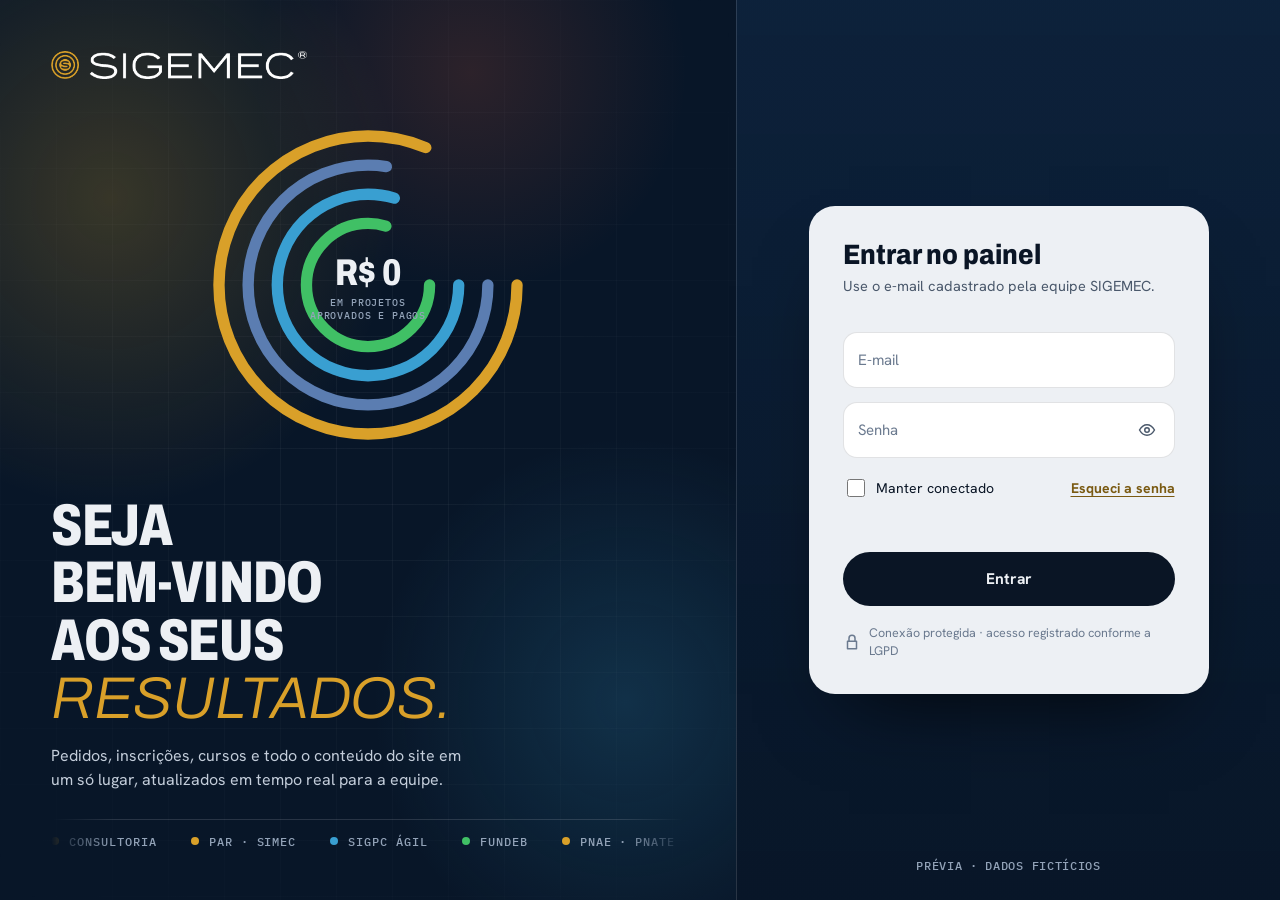
<file: painel/index.html>
<!doctype html>
<html lang="pt-BR">
<head>
<meta charset="utf-8">
<meta name="robots" content="noindex, nofollow">
<meta name="viewport" content="width=device-width, initial-scale=1, viewport-fit=cover">
<meta http-equiv="Content-Security-Policy" content="default-src 'self'; script-src 'self'; style-src 'self'; style-src-attr 'unsafe-inline'; font-src 'self'; img-src 'self' data: blob:; connect-src 'self' https://api.github.com; form-action 'none'; base-uri 'self'; object-src 'none'; upgrade-insecure-requests">
<meta name="referrer" content="strict-origin-when-cross-origin">
<meta name="theme-color" content="#081628">
<title>Painel SIGEMEC</title>
<link rel="icon" href="../assets/img/simbolo-64.png" type="image/png">
<link rel="preload" href="../assets/fonts/Archivo-4c18bbf2.woff2" as="font" type="font/woff2" crossorigin>
<link rel="stylesheet" href="../assets/fonts.css">
<link rel="stylesheet" href="painel.css?v=9b94119f">
<script src="painel.js?v=4d27feef" defer></script>
</head>
<body>

<!-- LOGIN -->
<section class="login" id="login" aria-label="Acesso ao painel" hidden>
  <div class="l-art">
    <div class="l-brand" data-logo></div>
    <div class="l-stage">
      <div class="chip-f" style="--c:var(--esc)"><i></i><span><b data-up="16.84" data-dec="2" data-pre="R$ " data-suf=" mi">R$ 0</b><br>pagos em 18 projetos</span></div>
      <div class="chip-f" style="--c:var(--sau)"><i></i><span><b data-up="38" data-pre="+">0</b><br>pedidos em 30 dias</span></div>
      <div class="chip-f" style="--c:var(--gold)"><i></i><span><b data-up="64">0</b><br>inscrições nos encontros</span></div>
      <div class="chip-f" style="--c:var(--gold)"><i></i><span><b data-up="92" data-suf="%">0</b><br>respondidos em 1 dia útil</span></div>
      <div class="l-rings" id="lRings">
        <svg viewBox="0 0 200 200" aria-hidden="true">
          <circle cx="100" cy="100" r="92" style="--c:var(--gold);--arc:470;--t:28s"/>
          <circle cx="100" cy="100" r="74" style="--c:var(--edu);--arc:360;--t:22s;--d:reverse"/>
          <circle cx="100" cy="100" r="56" style="--c:var(--sau);--arc:280;--t:17s"/>
          <circle cx="100" cy="100" r="38" style="--c:var(--esc);--arc:190;--t:12s;--d:reverse"/>
        </svg>
        <div class="l-core"><div><b data-up="2" data-pre="+R$ " data-suf=" bi">R$ 0</b><span class="mono">em projetos aprovados e pagos</span></div></div>
      </div>
    </div>
    <div class="l-head" id="lHead">
      <h1 aria-label="Seja bem-vindo aos seus resultados.">Seja bem-vindo aos seus <em>resultados.</em></h1>
      <p>Pedidos, inscrições, cursos e todo o conteúdo do site em um só lugar, atualizados em tempo real para a equipe.</p>
      <div class="l-ticker" aria-hidden="true"><div id="lTicker"></div></div>
    </div>
  </div>

  <div class="l-side">
    <div class="l-card" id="lCard">
      <div id="lStep1" class="l-step">
        <div><h2>Entrar no painel</h2><p class="sub">Use o e-mail cadastrado pela equipe SIGEMEC.</p></div>
        <form id="lForm" class="l-step" novalidate>
          <label class="fl" id="flEmail"><input type="email" id="lEmail" placeholder=" " autocomplete="username" required><span>E-mail</span></label>
          <label class="fl" id="flPass"><input type="password" id="lPass" placeholder=" " autocomplete="current-password" minlength="6" required><span>Senha</span><button type="button" class="eye" id="lEye" aria-label="Mostrar senha"></button></label>
          <div class="l-row"><label><input type="checkbox" id="lRemember"> Manter conectado</label><button type="button" class="lnk" id="lForgot">Esqueci a senha</button></div>
          <p class="l-err" id="lErr" role="alert"></p>
          <button class="btn-main" id="lGo" type="submit"><span>Entrar</span></button>
        </form>
      </div>
      <div id="lStep2" class="l-step" hidden>
        <div><h2>Verificação em 2 etapas</h2><p class="sub" id="lSent">Enviamos um código de 6 dígitos para o seu e-mail.</p></div>
        <form id="lCodeForm" class="l-step" novalidate>
          <div class="code" id="lCode" role="group" aria-label="Código de verificação"></div>
          <p class="hint">Ambiente de demonstração: use o código <b>246810</b>.</p>
          <p class="l-err" id="lErr2" role="alert"></p>
          <button class="btn-main" id="lGo2" type="submit"><span>Confirmar</span></button>
          <div class="l-row"><button type="button" class="lnk" id="lBack">Voltar</button><button type="button" class="lnk" id="lResend" disabled>Reenviar código</button></div>
        </form>
      </div>
      <div id="lStepF" class="l-step" hidden>
        <div><h2>Recuperar acesso</h2><p class="sub">Informe o e-mail cadastrado. Enviaremos um link para criar uma nova senha.</p></div>
        <form id="lForgotForm" class="l-step" novalidate>
          <label class="fl"><input type="email" id="lEmailF" placeholder=" " autocomplete="username"><span>E-mail</span></label>
          <p class="l-err" id="lErrF" role="alert"></p>
          <button class="btn-main" type="submit"><span>Enviar link</span></button>
          <button type="button" class="lnk" id="lBackF">Voltar para o login</button>
        </form>
      </div>
      <div id="lStepOk" hidden></div>
      <div class="l-foot"><svg class="ic" viewBox="0 0 24 24" aria-hidden="true"><path d="M6 11h12v10H6zM8 11V7a4 4 0 0 1 8 0v4"/></svg>Conexão protegida · acesso registrado conforme a LGPD</div>
    </div>
    <p class="l-demo">Prévia · dados fictícios</p>
  </div>
</section>

<!-- PAINEL -->
<div class="app" id="app" hidden>
  <div class="top-m"><div class="s-brand" data-logo><span>Painel do site</span></div><button type="button" id="navBtn" aria-label="Abrir menu" aria-expanded="false" aria-controls="side"></button></div>
  <div class="scrim" id="scrim"></div>
  <aside class="side" id="side" aria-label="Menu do painel">
    <div class="s-brand" data-logo><span>Painel do site</span></div>
    <nav class="s-nav" id="sNav" aria-label="Seções do painel"></nav>
    <div class="s-foot">
      <div class="s-user"><span class="av" id="uAv">CO</span><div><b id="uName">Equipe comercial</b><span>Verificação em 2 etapas ativa</span></div></div>
      <a class="s-link" href="../" id="siteLink"></a>
      <button type="button" class="s-link" id="resetBtn"></button>
      <button type="button" class="s-link" id="logoutBtn"></button>
    </div>
  </aside>
  <main class="main" id="main"></main>
</div>

<dialog class="modal" id="modal" aria-labelledby="mTitle"><div class="m-box" id="mBox"></div></dialog>
<div class="toasts" id="toasts" aria-live="polite"></div>
</body>
</html>
</file>
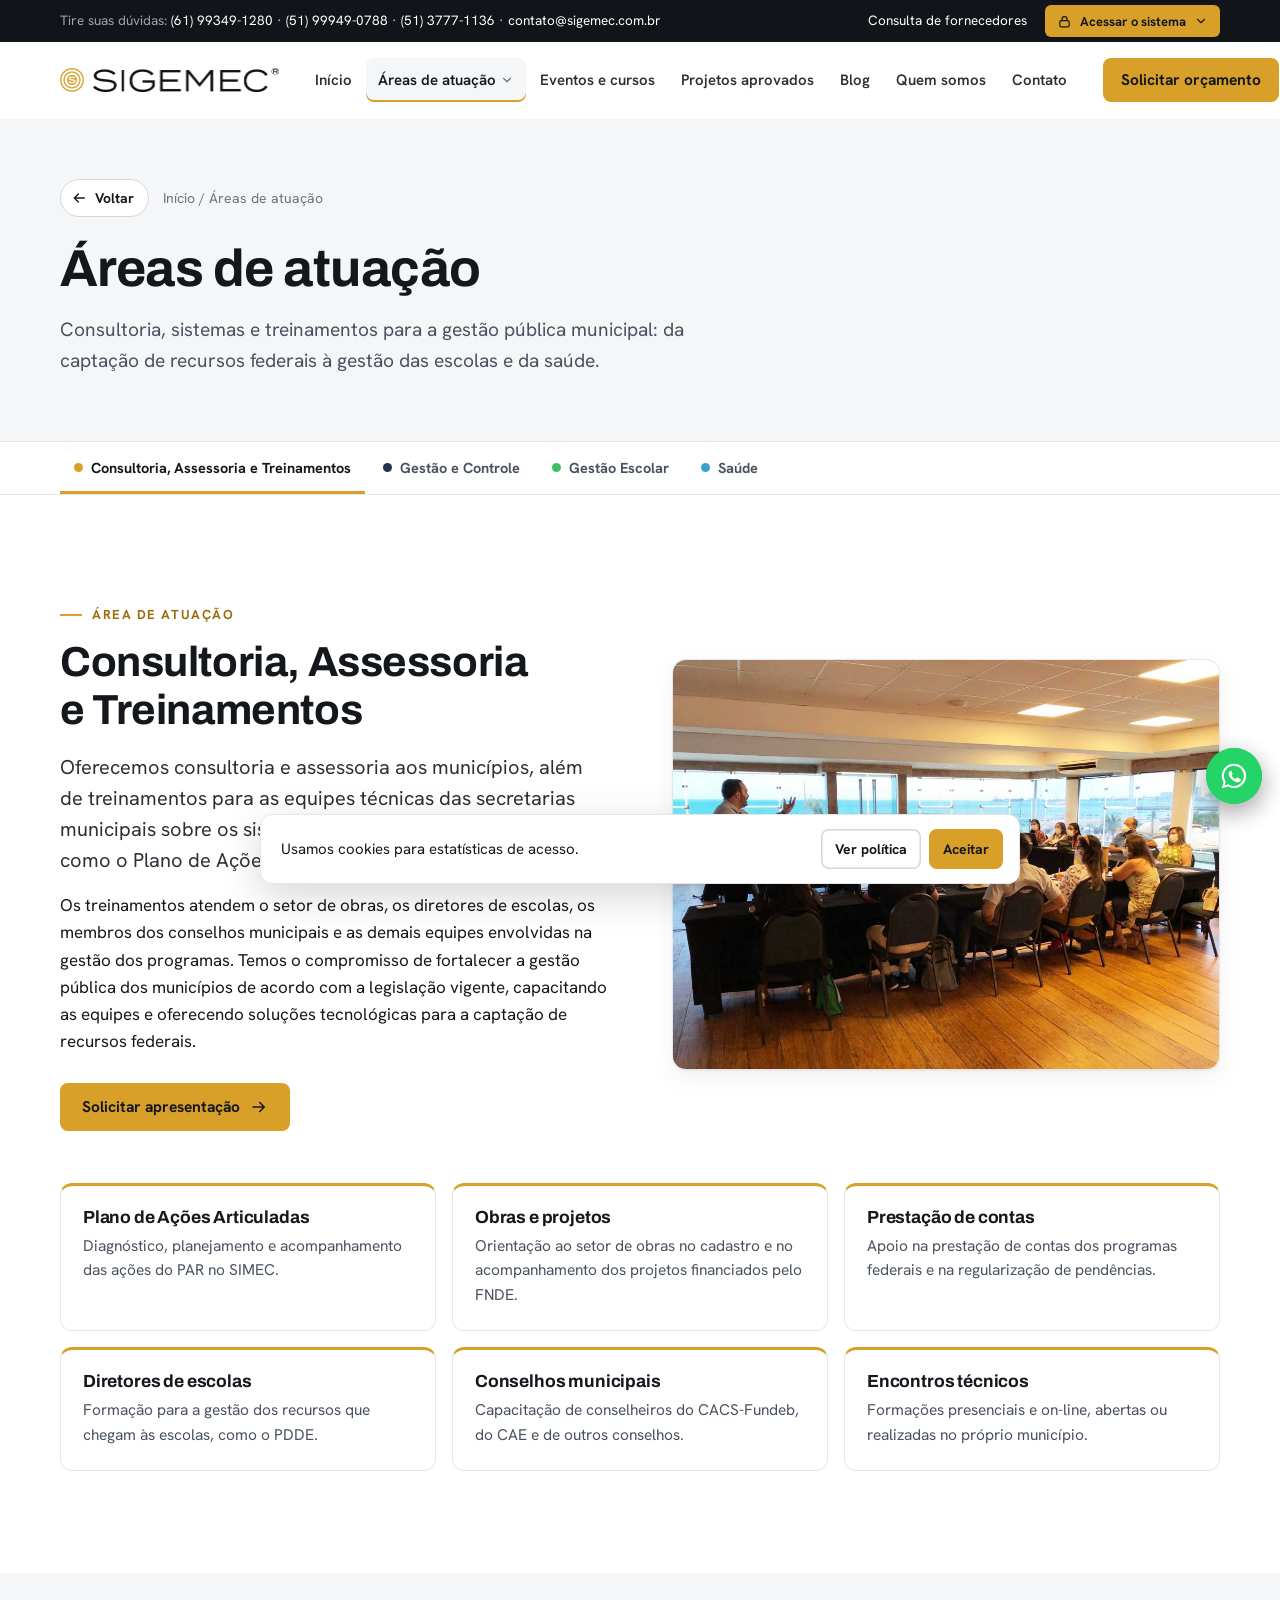
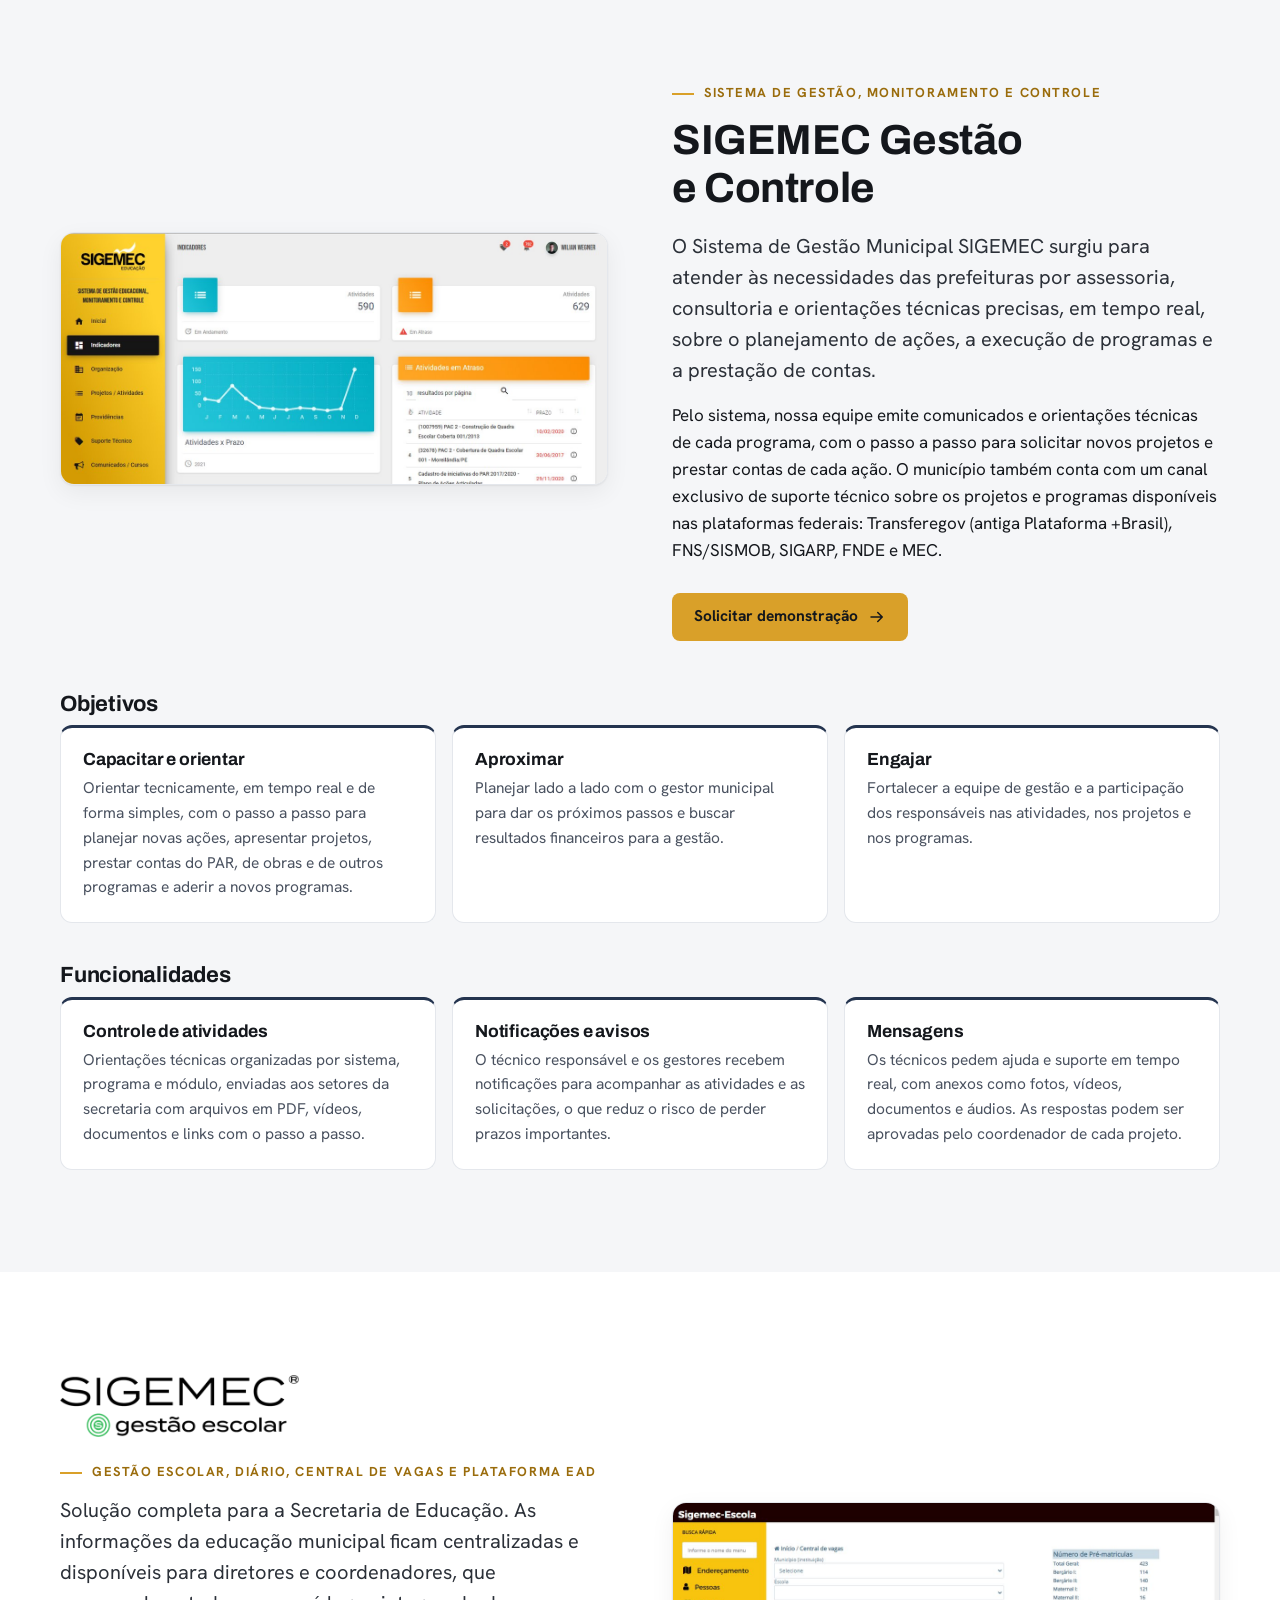
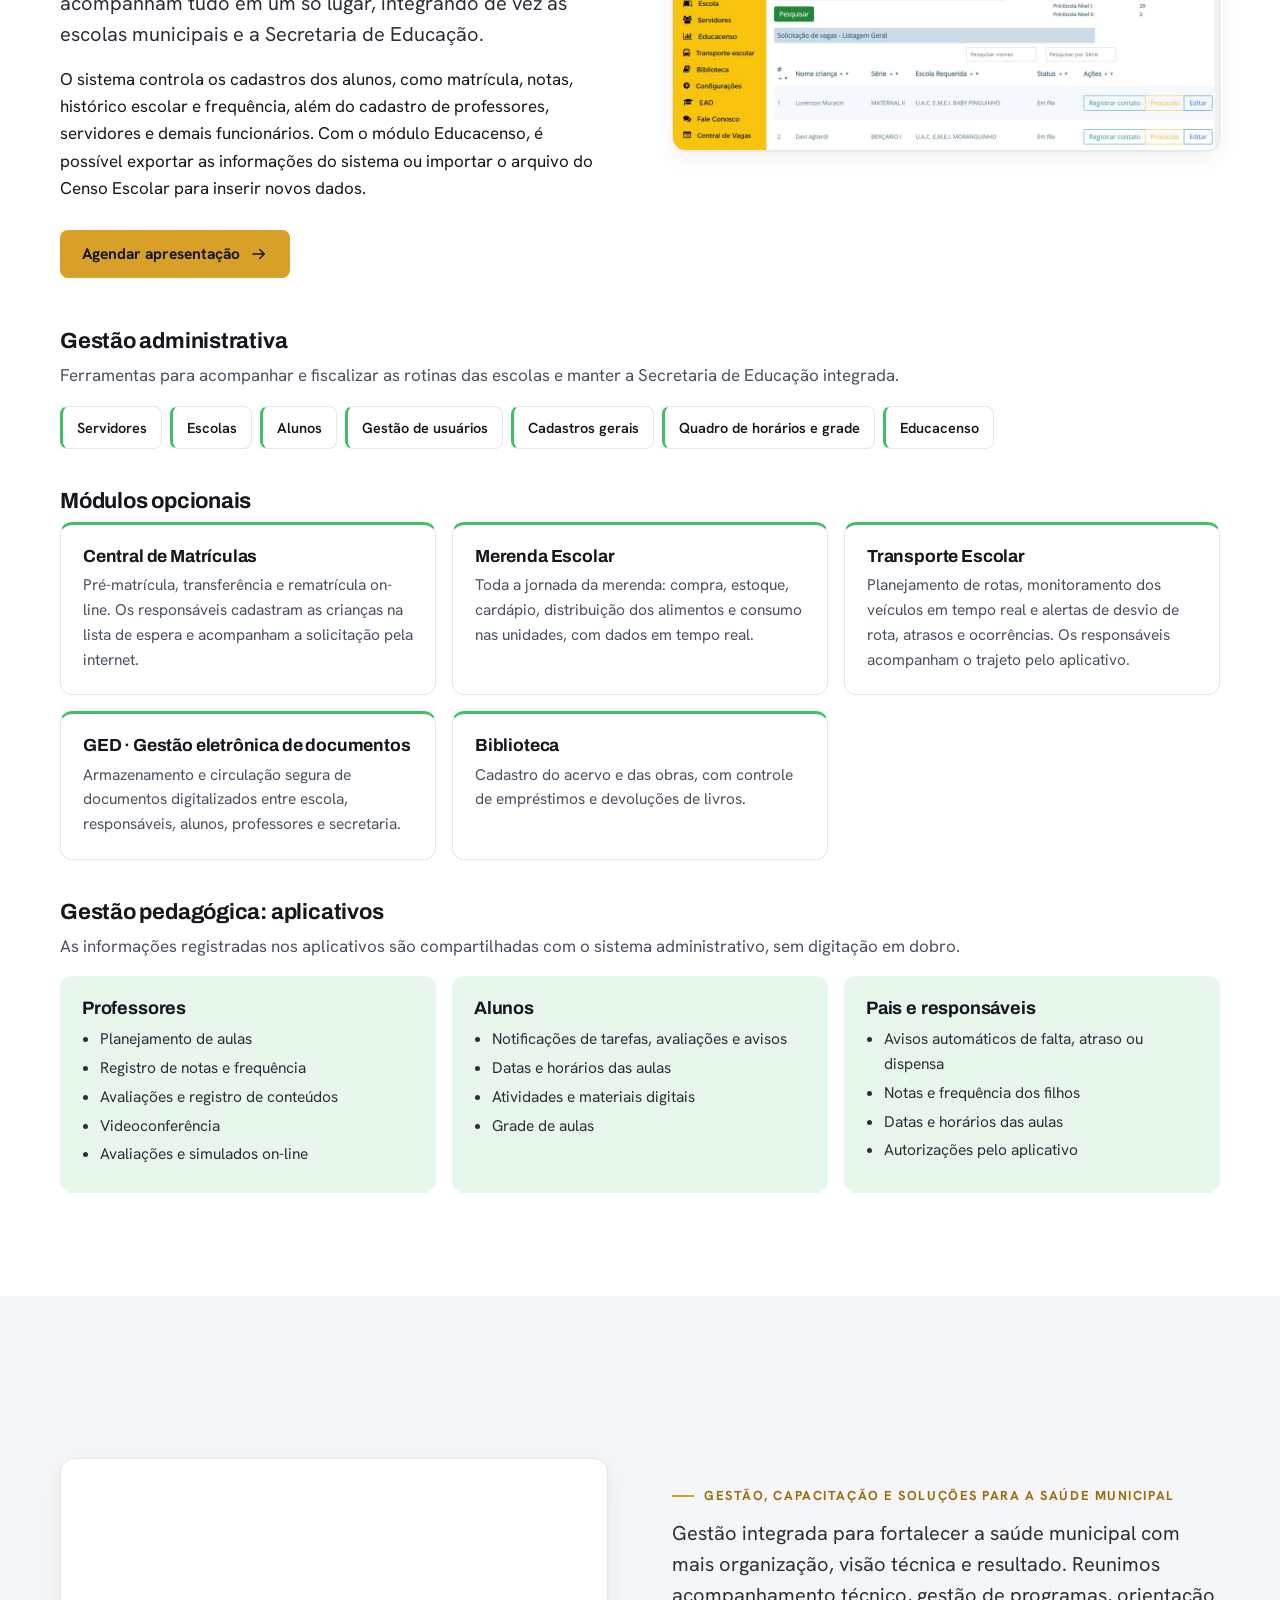
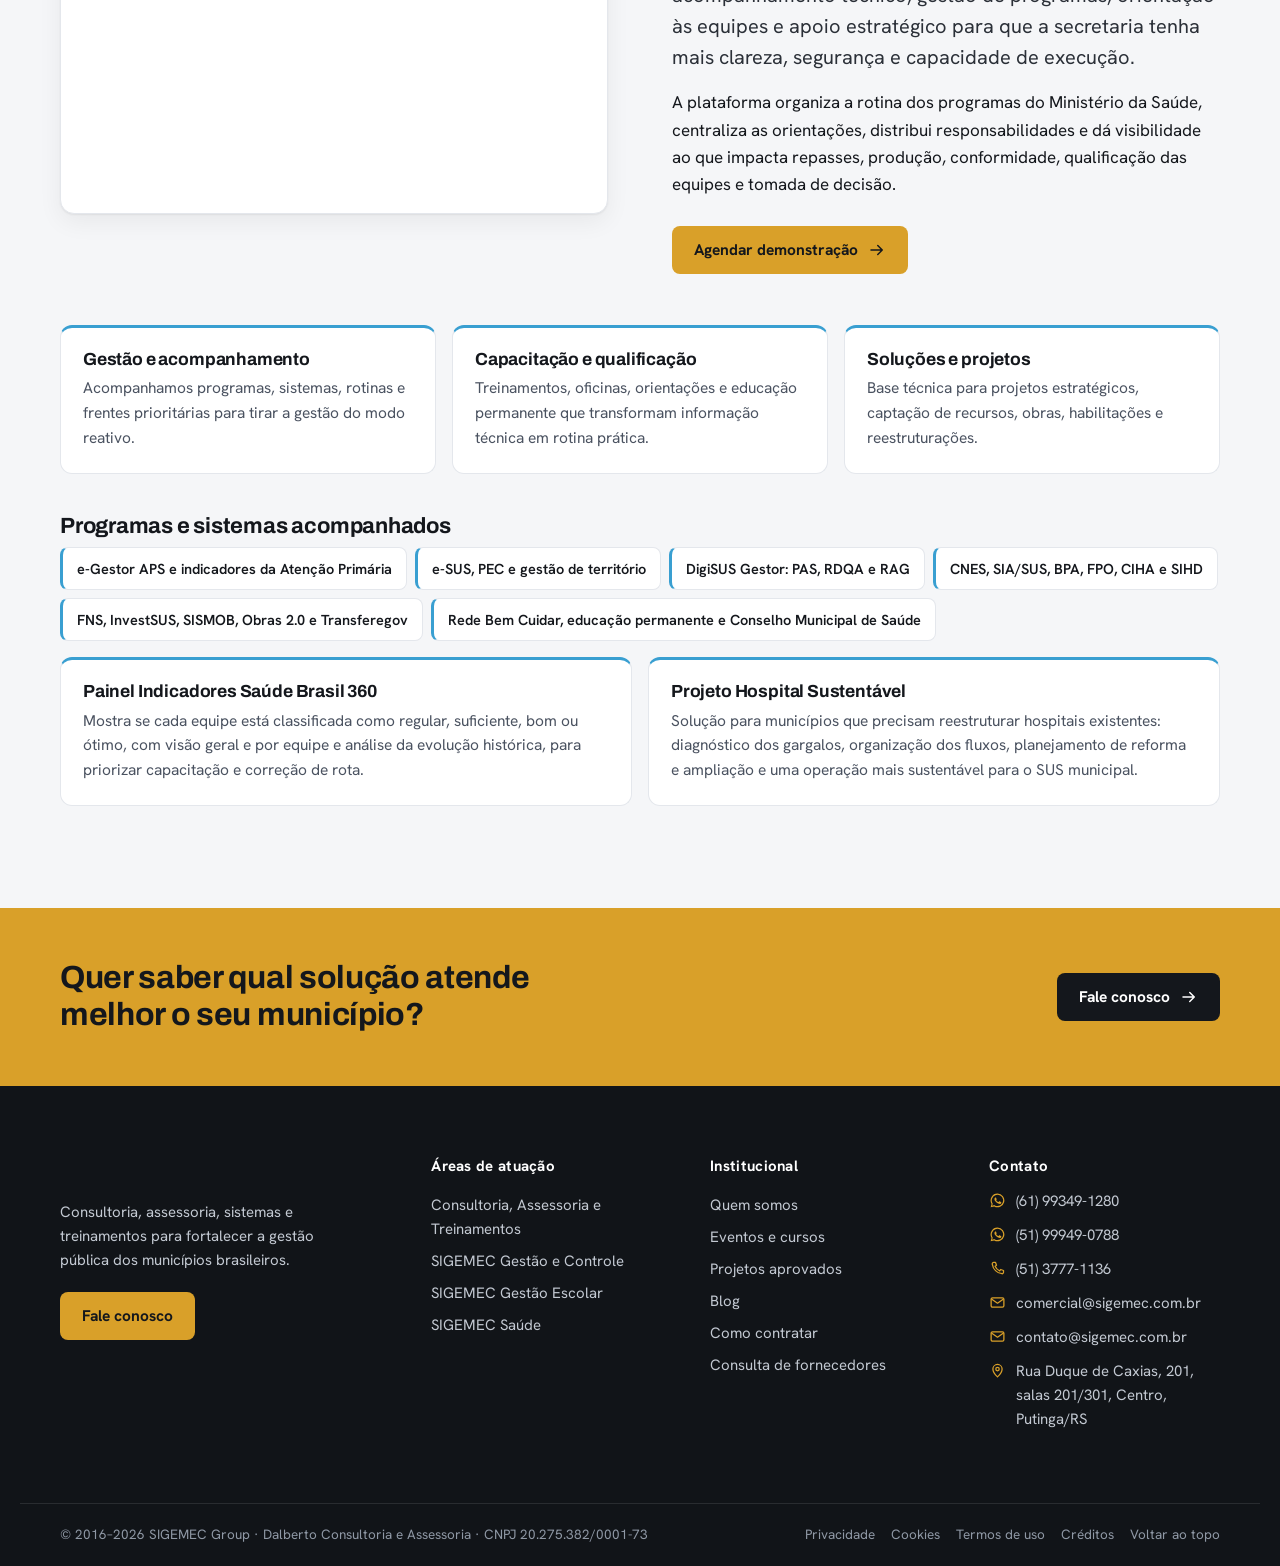
<file: areas-de-atuacao.html>
<!doctype html>
<html lang="pt-BR">
<head>
<meta charset="utf-8">
<meta name="robots" content="noindex, nofollow">
<meta name="viewport" content="width=device-width, initial-scale=1, viewport-fit=cover">
<title>Áreas de atuação · SIGEMEC</title>
<meta http-equiv="Content-Security-Policy" content="default-src 'self'; script-src 'self'; style-src 'self'; style-src-attr 'unsafe-inline'; font-src 'self'; img-src 'self' data: https://img.youtube.com; frame-src https://www.youtube-nocookie.com; connect-src 'self' https://formspree.io; form-action 'self' mailto:; base-uri 'self'; object-src 'none'; upgrade-insecure-requests">
<meta name="referrer" content="strict-origin-when-cross-origin">
<meta name="description" content="Consultoria, Assessoria e Treinamentos, SIGEMEC Gestão e Controle, SIGEMEC Gestão Escolar e SIGEMEC Saúde.">
<meta name="theme-color" content="#ffffff">
<meta property="og:title" content="Áreas de atuação · SIGEMEC">
<meta property="og:description" content="Consultoria, Assessoria e Treinamentos, SIGEMEC Gestão e Controle, SIGEMEC Gestão Escolar e SIGEMEC Saúde.">
<meta property="og:type" content="website">
<meta property="og:locale" content="pt_BR">
<meta property="og:image" content="assets/img/consultoria-reuniao.jpg">
<link rel="icon" href="assets/img/simbolo-64.png" type="image/png">
<link rel="apple-touch-icon" href="assets/img/simbolo-128.png">
<link rel="preload" href="assets/fonts/HankenGrotesk-325f4213.woff2" as="font" type="font/woff2" crossorigin>
<link rel="stylesheet" href="assets/fonts.css?v=cfb75adc">
<link rel="stylesheet" href="assets/site.css?v=c24bb777">
</head>
<body data-page="areas">
<svg width="0" height="0" style="position:absolute" aria-hidden="true"><defs>
<symbol id="i-arr" viewBox="0 0 24 24"><path d="M4 12h15M13 6l6 6-6 6" fill="none" stroke="currentColor" stroke-width="2" stroke-linecap="round" stroke-linejoin="round"/></symbol>
<symbol id="i-back" viewBox="0 0 24 24"><path d="M20 12H5M11 6l-6 6 6 6" fill="none" stroke="currentColor" stroke-width="2" stroke-linecap="round" stroke-linejoin="round"/></symbol>
<symbol id="i-chev" viewBox="0 0 24 24"><path d="M6 9l6 6 6-6" fill="none" stroke="currentColor" stroke-width="2" stroke-linecap="round" stroke-linejoin="round"/></symbol>
<symbol id="i-wa" viewBox="0 0 24 24"><path d="M12 2.2A9.7 9.7 0 0 0 3.6 16.8L2.3 21.7l5-1.3A9.7 9.7 0 1 0 12 2.2zm0 17.7c-1.5 0-3-.4-4.2-1.2l-.3-.2-3 .8.8-2.9-.2-.3A8 8 0 1 1 12 19.9zm4.4-6c-.2-.1-1.4-.7-1.6-.8-.2-.1-.4-.1-.5.1l-.8.9c-.1.2-.3.2-.5.1-.7-.3-1.9-.9-2.8-2.5-.2-.4.2-.4.6-1.2.1-.2 0-.3 0-.4l-.7-1.8c-.2-.5-.4-.4-.5-.4h-.5c-.2 0-.4.1-.6.3-.2.2-.8.8-.8 2s.8 2.3 1 2.5c.1.2 1.7 2.6 4.1 3.6 1.5.7 2.1.7 2.9.6.5-.1 1.4-.6 1.6-1.1.2-.6.2-1 .1-1.1 0-.2-.2-.2-.4-.3z" fill="currentColor"/></symbol>
<symbol id="i-phone" viewBox="0 0 24 24"><path d="M6.6 3.5h2.6l1.4 4-2 1.4a12 12 0 0 0 6.5 6.5l1.4-2 4 1.4v2.6a2 2 0 0 1-2.2 2A16.5 16.5 0 0 1 4.6 5.7a2 2 0 0 1 2-2.2z" fill="none" stroke="currentColor" stroke-width="1.8" stroke-linejoin="round"/></symbol>
<symbol id="i-mail" viewBox="0 0 24 24"><rect x="3" y="5.5" width="18" height="13" rx="2" fill="none" stroke="currentColor" stroke-width="1.8"/><path d="M3.5 7l8.5 6 8.5-6" fill="none" stroke="currentColor" stroke-width="1.8" stroke-linejoin="round"/></symbol>
<symbol id="i-pin" viewBox="0 0 24 24"><path d="M12 21s-6.5-5.6-6.5-11a6.5 6.5 0 0 1 13 0c0 5.4-6.5 11-6.5 11z" fill="none" stroke="currentColor" stroke-width="1.8"/><circle cx="12" cy="10" r="2.4" fill="none" stroke="currentColor" stroke-width="1.8"/></symbol>
<symbol id="i-cal" viewBox="0 0 24 24"><rect x="3.5" y="5" width="17" height="15" rx="2" fill="none" stroke="currentColor" stroke-width="1.8"/><path d="M3.5 10h17M8 3v4M16 3v4" fill="none" stroke="currentColor" stroke-width="1.8" stroke-linecap="round"/></symbol>
<symbol id="i-play" viewBox="0 0 24 24"><path d="M8 5.5v13l11-6.5z" fill="currentColor"/></symbol>
<symbol id="i-ext" viewBox="0 0 24 24"><path d="M7 17 17 7M9 7h8v8" fill="none" stroke="currentColor" stroke-width="2.2" stroke-linecap="round" stroke-linejoin="round"/></symbol>
<symbol id="i-lock" viewBox="0 0 24 24"><rect x="4.5" y="10.5" width="15" height="10" rx="2.5" fill="none" stroke="currentColor" stroke-width="2"/><path d="M8 10.5V8a4 4 0 0 1 8 0v2.5" fill="none" stroke="currentColor" stroke-width="2" stroke-linecap="round"/></symbol>
<symbol id="i-x" viewBox="0 0 24 24"><path d="M6 6l12 12M18 6 6 18" fill="none" stroke="currentColor" stroke-width="2.2" stroke-linecap="round"/></symbol>
<symbol id="i-ok" viewBox="0 0 24 24"><path d="M5 12.5l4.5 4.5L19 7.5" fill="none" stroke="currentColor" stroke-width="2.6" stroke-linecap="round" stroke-linejoin="round"/></symbol>
<symbol id="i-warn" viewBox="0 0 24 24"><path d="M12 8v5M12 16.5v.5" fill="none" stroke="currentColor" stroke-width="2.6" stroke-linecap="round"/></symbol>
<symbol id="i-late" viewBox="0 0 24 24"><path d="M8 8l8 8M16 8l-8 8" fill="none" stroke="currentColor" stroke-width="2.6" stroke-linecap="round"/></symbol>
</defs></svg>
<div class="topbar"><div class="wrap topbar-in">
  <p class="tb-ct"><span>Tire suas dúvidas:</span> <a href="https://wa.me/5561993491280" target="_blank" rel="noopener noreferrer">(61) 99349-1280</a> · <a href="https://wa.me/5551999490788" target="_blank" rel="noopener noreferrer">(51) 99949-0788</a> · <a href="tel:+555137771136">(51) 3777-1136</a> · <a href="mailto:contato@sigemec.com.br">contato@sigemec.com.br</a></p>
  <div class="tb-act">
    <a href="https://melhoresfornecedoresdobrasil.sigemec.com.br/" target="_blank" rel="noopener noreferrer">Consulta de fornecedores</a>
    <div class="acc">
      <button type="button" class="acc-btn" id="accBtn" aria-expanded="false" aria-controls="accMenu" aria-haspopup="true"><svg class="acc-ic"><use href="#i-lock"/></svg><span>Acessar o sistema</span><svg class="chev"><use href="#i-chev"/></svg></button>
      <div class="acc-menu" id="accMenu" hidden><p class="acc-h">Escolha o sistema contratado</p><a href="https://aplicativoescolar.net/" target="_blank" rel="noopener noreferrer">SIGEMEC Gestão Escolar <svg class="ext"><use href="#i-ext"/></svg></a><a href="https://app.sigemec.com.br/" target="_blank" rel="noopener noreferrer">SIGEMEC Gestão e Controle <svg class="ext"><use href="#i-ext"/></svg></a><a href="https://app.sigemec.com.br/" target="_blank" rel="noopener noreferrer">SIGEMEC Saúde <svg class="ext"><use href="#i-ext"/></svg></a><a href="https://dev.aplicativoescolar.net/" target="_blank" rel="noopener noreferrer">Ambiente demonstrativo <svg class="ext"><use href="#i-ext"/></svg></a></div>
    </div>
  </div>
</div></div>
<header class="nav" id="nav"><div class="wrap nav-in">
  <a class="brand" href="index.html" aria-label="SIGEMEC Group, página inicial"><img src="assets/img/logo-sigemec.png" alt="SIGEMEC" width="219" height="24"></a>
  <ul class="menu"><li><a href="index.html">Início</a></li><li class="has-sub"><a href="areas-de-atuacao.html" aria-current="page">Áreas de atuação<svg class="chev"><use href="#i-chev"/></svg></a><div class="sub"><a href="areas-de-atuacao.html#consultoria">Consultoria, Assessoria e Treinamentos</a><a href="areas-de-atuacao.html#gestao-controle">SIGEMEC Gestão e Controle</a><a href="areas-de-atuacao.html#gestao-escolar">SIGEMEC Gestão Escolar</a><a href="areas-de-atuacao.html#saude">SIGEMEC Saúde</a></div></li><li><a href="eventos.html">Eventos e cursos</a></li><li><a href="index.html#projetos">Projetos aprovados</a></li><li><a href="blog.html">Blog</a></li><li><a href="quem-somos.html">Quem somos</a></li><li><a href="index.html#contato">Contato</a></li></ul>
  <a class="btn btn-gold nav-cta" href="index.html#contato" data-tipo="Proposta comercial">Solicitar orçamento</a>
  <button type="button" class="menu-btn" id="menuBtn" aria-label="Abrir menu" aria-expanded="false" aria-controls="sheet"><span></span></button>
</div></header>
<nav class="sheet" id="sheet" aria-label="Menu"><a href="index.html">Início</a><a href="areas-de-atuacao.html" aria-current="page">Áreas de atuação</a><a class="sheet-sub" href="areas-de-atuacao.html#consultoria">Consultoria, Assessoria e Treinamentos</a><a class="sheet-sub" href="areas-de-atuacao.html#gestao-controle">SIGEMEC Gestão e Controle</a><a class="sheet-sub" href="areas-de-atuacao.html#gestao-escolar">SIGEMEC Gestão Escolar</a><a class="sheet-sub" href="areas-de-atuacao.html#saude">SIGEMEC Saúde</a><a href="eventos.html">Eventos e cursos</a><a href="index.html#projetos">Projetos aprovados</a><a href="blog.html">Blog</a><a href="quem-somos.html">Quem somos</a><a href="index.html#contato">Contato</a><div class="sheet-acc"><span>Acessar o sistema</span><a href="https://aplicativoescolar.net/" target="_blank" rel="noopener noreferrer">SIGEMEC Gestão Escolar</a><a href="https://app.sigemec.com.br/" target="_blank" rel="noopener noreferrer">SIGEMEC Gestão e Controle</a><a href="https://app.sigemec.com.br/" target="_blank" rel="noopener noreferrer">SIGEMEC Saúde</a><a href="https://dev.aplicativoescolar.net/" target="_blank" rel="noopener noreferrer">Ambiente demonstrativo</a></div><a class="btn btn-gold" href="index.html#contato" data-tipo="Proposta comercial">Solicitar orçamento</a></nav>
<main id="topo">
<section class="phero">
  <div class="wrap">
    <div class="crumb"><a class="back-link" href="index.html" data-back><svg><use href="#i-back"/></svg>Voltar</a><span class="crumb-path"><a href="index.html">Início</a> / Áreas de atuação</span></div>
    <h1>Áreas de atuação</h1>
    <p class="lede">Consultoria, sistemas e treinamentos para a gestão pública municipal: da captação de recursos federais à gestão das escolas e da saúde.</p>
  </div>
</section>

<div class="subnav"><div class="wrap"><nav class="subnav-in" aria-label="Áreas de atuação">
  <a href="#consultoria" class="on" style="--c:var(--gold)"><i></i>Consultoria, Assessoria e Treinamentos</a>
  <a href="#gestao-controle" style="--c:var(--navy)"><i></i>Gestão e Controle</a>
  <a href="#gestao-escolar" style="--c:var(--green)"><i></i>Gestão Escolar</a>
  <a href="#saude" style="--c:var(--blue)"><i></i>Saúde</a>
</nav></div></div>

<section class="area sec" id="consultoria" style="--c:var(--gold)">
  <div class="wrap">
    <div class="split">
      <div>
        <p class="eyebrow">Área de atuação</p>
        <h2>Consultoria, Assessoria e Treinamentos</h2>
        <p class="lead">Oferecemos consultoria e assessoria aos municípios, além de treinamentos para as equipes técnicas das secretarias municipais sobre os sistemas federais do MEC e do FNDE, como o Plano de Ações Articuladas (PAR).</p>
        <p>Os treinamentos atendem o setor de obras, os diretores de escolas, os membros dos conselhos municipais e as demais equipes envolvidas na gestão dos programas. Temos o compromisso de fortalecer a gestão pública dos municípios de acordo com a legislação vigente, capacitando as equipes e oferecendo soluções tecnológicas para a captação de recursos federais.</p>
        <div class="hero-cta"><a class="btn btn-gold" href="index.html#contato" data-tipo="Diagnóstico gratuito">Solicitar apresentação <svg class="arr"><use href="#i-arr"/></svg></a></div>
      </div>
      <figure class="shot"><img src="assets/img/consultoria-reuniao.jpg" alt="Reunião técnica da equipe do SIGEMEC com servidores municipais" loading="lazy" width="1024" height="768"></figure>
    </div>
    <div class="feat">
      <div><h3>Plano de Ações Articuladas</h3><p>Diagnóstico, planejamento e acompanhamento das ações do PAR no SIMEC.</p></div>
      <div><h3>Obras e projetos</h3><p>Orientação ao setor de obras no cadastro e no acompanhamento dos projetos financiados pelo FNDE.</p></div>
      <div><h3>Prestação de contas</h3><p>Apoio na prestação de contas dos programas federais e na regularização de pendências.</p></div>
      <div><h3>Diretores de escolas</h3><p>Formação para a gestão dos recursos que chegam às escolas, como o PDDE.</p></div>
      <div><h3>Conselhos municipais</h3><p>Capacitação de conselheiros do CACS-Fundeb, do CAE e de outros conselhos.</p></div>
      <div><h3>Encontros técnicos</h3><p>Formações presenciais e on-line, abertas ou realizadas no próprio município.</p></div>
    </div>
  </div>
</section>

<section class="area sec bg-soft" id="gestao-controle" style="--c:var(--navy)">
  <div class="wrap">
    <div class="split rev">
      <div>
        <p class="eyebrow">Sistema de gestão, monitoramento e controle</p>
        <h2>SIGEMEC Gestão e Controle</h2>
        <p class="lead">O Sistema de Gestão Municipal SIGEMEC surgiu para atender às necessidades das prefeituras por assessoria, consultoria e orientações técnicas precisas, em tempo real, sobre o planejamento de ações, a execução de programas e a prestação de contas.</p>
        <p>Pelo sistema, nossa equipe emite comunicados e orientações técnicas de cada programa, com o passo a passo para solicitar novos projetos e prestar contas de cada ação. O município também conta com um canal exclusivo de suporte técnico sobre os projetos e programas disponíveis nas plataformas federais: Transferegov (antiga Plataforma +Brasil), FNS/SISMOB, SIGARP, FNDE e MEC.</p>
        <div class="hero-cta"><a class="btn btn-gold" href="index.html#contato" data-tipo="Proposta comercial">Solicitar demonstração <svg class="arr"><use href="#i-arr"/></svg></a></div>
      </div>
      <figure class="shot"><img src="assets/img/tela-gestao-controle.jpg" alt="Tela de indicadores do SIGEMEC Gestão e Controle" loading="lazy" width="1200" height="552"></figure>
    </div>
    <h3 class="sub-h">Objetivos</h3>
    <div class="feat feat-3">
      <div><h3>Capacitar e orientar</h3><p>Orientar tecnicamente, em tempo real e de forma simples, com o passo a passo para planejar novas ações, apresentar projetos, prestar contas do PAR, de obras e de outros programas e aderir a novos programas.</p></div>
      <div><h3>Aproximar</h3><p>Planejar lado a lado com o gestor municipal para dar os próximos passos e buscar resultados financeiros para a gestão.</p></div>
      <div><h3>Engajar</h3><p>Fortalecer a equipe de gestão e a participação dos responsáveis nas atividades, nos projetos e nos programas.</p></div>
    </div>
    <h3 class="sub-h">Funcionalidades</h3>
    <div class="feat feat-3">
      <div><h3>Controle de atividades</h3><p>Orientações técnicas organizadas por sistema, programa e módulo, enviadas aos setores da secretaria com arquivos em PDF, vídeos, documentos e links com o passo a passo.</p></div>
      <div><h3>Notificações e avisos</h3><p>O técnico responsável e os gestores recebem notificações para acompanhar as atividades e as solicitações, o que reduz o risco de perder prazos importantes.</p></div>
      <div><h3>Mensagens</h3><p>Os técnicos pedem ajuda e suporte em tempo real, com anexos como fotos, vídeos, documentos e áudios. As respostas podem ser aprovadas pelo coordenador de cada projeto.</p></div>
    </div>
  </div>
</section>

<section class="area sec" id="gestao-escolar" style="--c:var(--green)">
  <div class="wrap">
    <div class="split">
      <div>
        <img class="area-logo lg" src="assets/img/logo-gestao-escolar.png" alt="SIGEMEC Gestão Escolar" width="540" height="140" loading="lazy">
        <p class="eyebrow">Gestão escolar, diário, central de vagas e plataforma EAD</p>
        <h2 class="sr">SIGEMEC Gestão Escolar</h2>
        <p class="lead">Solução completa para a Secretaria de Educação. As informações da educação municipal ficam centralizadas e disponíveis para diretores e coordenadores, que acompanham tudo em um só lugar, integrando de vez as escolas municipais e a Secretaria de Educação.</p>
        <p>O sistema controla os cadastros dos alunos, como matrícula, notas, histórico escolar e frequência, além do cadastro de professores, servidores e demais funcionários. Com o módulo Educacenso, é possível exportar as informações do sistema ou importar o arquivo do Censo Escolar para inserir novos dados.</p>
        <div class="hero-cta"><a class="btn btn-gold" href="index.html#contato" data-tipo="Proposta comercial">Agendar apresentação <svg class="arr"><use href="#i-arr"/></svg></a></div>
      </div>
      <figure class="shot"><img src="assets/img/tela-gestao-escolar.jpg" alt="Tela do SIGEMEC Gestão Escolar" loading="lazy" width="1200" height="542"></figure>
    </div>
    <h3 class="sub-h">Gestão administrativa</h3>
    <p class="sub-p">Ferramentas para acompanhar e fiscalizar as rotinas das escolas e manter a Secretaria de Educação integrada.</p>
    <ul class="tags">
      <li>Servidores</li><li>Escolas</li><li>Alunos</li><li>Gestão de usuários</li><li>Cadastros gerais</li><li>Quadro de horários e grade</li><li>Educacenso</li>
    </ul>
    <h3 class="sub-h">Módulos opcionais</h3>
    <div class="feat">
      <div><h3>Central de Matrículas</h3><p>Pré-matrícula, transferência e rematrícula on-line. Os responsáveis cadastram as crianças na lista de espera e acompanham a solicitação pela internet.</p></div>
      <div><h3>Merenda Escolar</h3><p>Toda a jornada da merenda: compra, estoque, cardápio, distribuição dos alimentos e consumo nas unidades, com dados em tempo real.</p></div>
      <div><h3>Transporte Escolar</h3><p>Planejamento de rotas, monitoramento dos veículos em tempo real e alertas de desvio de rota, atrasos e ocorrências. Os responsáveis acompanham o trajeto pelo aplicativo.</p></div>
      <div><h3>GED · Gestão eletrônica de documentos</h3><p>Armazenamento e circulação segura de documentos digitalizados entre escola, responsáveis, alunos, professores e secretaria.</p></div>
      <div><h3>Biblioteca</h3><p>Cadastro do acervo e das obras, com controle de empréstimos e devoluções de livros.</p></div>
    </div>
    <h3 class="sub-h">Gestão pedagógica: aplicativos</h3>
    <p class="sub-p">As informações registradas nos aplicativos são compartilhadas com o sistema administrativo, sem digitação em dobro.</p>
    <div class="apps">
      <div class="app"><h4>Professores</h4><ul><li>Planejamento de aulas</li><li>Registro de notas e frequência</li><li>Avaliações e registro de conteúdos</li><li>Videoconferência</li><li>Avaliações e simulados on-line</li></ul></div>
      <div class="app"><h4>Alunos</h4><ul><li>Notificações de tarefas, avaliações e avisos</li><li>Datas e horários das aulas</li><li>Atividades e materiais digitais</li><li>Grade de aulas</li></ul></div>
      <div class="app"><h4>Pais e responsáveis</h4><ul><li>Avisos automáticos de falta, atraso ou dispensa</li><li>Notas e frequência dos filhos</li><li>Datas e horários das aulas</li><li>Autorizações pelo aplicativo</li></ul></div>
    </div>
  </div>
</section>

<section class="area sec bg-soft" id="saude" style="--c:var(--blue)">
  <div class="wrap">
    <div class="split rev">
      <div>
        <img class="area-logo lg" src="assets/img/logo-saude.png" alt="SIGEMEC Saúde" width="543" height="140" loading="lazy">
        <p class="eyebrow">Gestão, capacitação e soluções para a saúde municipal</p>
        <h2 class="sr">SIGEMEC Saúde</h2>
        <p class="lead">Gestão integrada para fortalecer a saúde municipal com mais organização, visão técnica e resultado. Reunimos acompanhamento técnico, gestão de programas, orientação às equipes e apoio estratégico para que a secretaria tenha mais clareza, segurança e capacidade de execução.</p>
        <p>A plataforma organiza a rotina dos programas do Ministério da Saúde, centraliza as orientações, distribui responsabilidades e dá visibilidade ao que impacta repasses, produção, conformidade, qualificação das equipes e tomada de decisão.</p>
        <div class="hero-cta"><a class="btn btn-gold" href="index.html#contato" data-tipo="Proposta comercial">Agendar demonstração <svg class="arr"><use href="#i-arr"/></svg></a></div>
      </div>
      <figure class="shot"><img src="assets/img/tela-saude-indicadores.jpg" alt="Painel Indicadores Saúde Brasil 360" loading="lazy" width="1400" height="906"></figure>
    </div>
    <div class="feat feat-3">
      <div><h3>Gestão e acompanhamento</h3><p>Acompanhamos programas, sistemas, rotinas e frentes prioritárias para tirar a gestão do modo reativo.</p></div>
      <div><h3>Capacitação e qualificação</h3><p>Treinamentos, oficinas, orientações e educação permanente que transformam informação técnica em rotina prática.</p></div>
      <div><h3>Soluções e projetos</h3><p>Base técnica para projetos estratégicos, captação de recursos, obras, habilitações e reestruturações.</p></div>
    </div>
    <h3 class="sub-h">Programas e sistemas acompanhados</h3>
    <ul class="tags">
      <li>e-Gestor APS e indicadores da Atenção Primária</li><li>e-SUS, PEC e gestão de território</li><li>DigiSUS Gestor: PAS, RDQA e RAG</li><li>CNES, SIA/SUS, BPA, FPO, CIHA e SIHD</li><li>FNS, InvestSUS, SISMOB, Obras 2.0 e Transferegov</li><li>Rede Bem Cuidar, educação permanente e Conselho Municipal de Saúde</li>
    </ul>
    <div class="feat feat-2">
      <div><h3>Painel Indicadores Saúde Brasil 360</h3><p>Mostra se cada equipe está classificada como regular, suficiente, bom ou ótimo, com visão geral e por equipe e análise da evolução histórica, para priorizar capacitação e correção de rota.</p></div>
      <div><h3>Projeto Hospital Sustentável</h3><p>Solução para municípios que precisam reestruturar hospitais existentes: diagnóstico dos gargalos, organização dos fluxos, planejamento de reforma e ampliação e uma operação mais sustentável para o SUS municipal.</p></div>
    </div>
  </div>
</section>

<section class="cta-band">
  <div class="wrap cta-in">
    <h2>Quer saber qual solução atende melhor o seu município?</h2>
    <a class="btn btn-dark" href="index.html#contato">Fale conosco <svg class="arr"><use href="#i-arr"/></svg></a>
  </div>
</section>

</main>
<footer class="ft">
  <div class="wrap ft-top">
    <div class="ft-brand">
      <img src="assets/img/logo-sigemec-branco.png" alt="SIGEMEC" width="219" height="24" loading="lazy">
      <p>Consultoria, assessoria, sistemas e treinamentos para fortalecer a gestão pública dos municípios brasileiros.</p>
      <a class="btn btn-gold" href="index.html#contato">Fale conosco</a>
    </div>
    <div><h4>Áreas de atuação</h4><a href="areas-de-atuacao.html#consultoria">Consultoria, Assessoria e Treinamentos</a><a href="areas-de-atuacao.html#gestao-controle">SIGEMEC Gestão e Controle</a><a href="areas-de-atuacao.html#gestao-escolar">SIGEMEC Gestão Escolar</a><a href="areas-de-atuacao.html#saude">SIGEMEC Saúde</a></div>
    <div><h4>Institucional</h4><a href="quem-somos.html">Quem somos</a><a href="eventos.html">Eventos e cursos</a><a href="index.html#projetos">Projetos aprovados</a><a href="blog.html">Blog</a><a href="index.html#contratar">Como contratar</a><a href="https://melhoresfornecedoresdobrasil.sigemec.com.br/" target="_blank" rel="noopener noreferrer">Consulta de fornecedores</a></div>
    <div><h4>Contato</h4><ul class="ft-ct"><li><svg><use href="#i-wa"/></svg><span><a href="https://wa.me/5561993491280" target="_blank" rel="noopener noreferrer">(61) 99349-1280</a></span></li><li><svg><use href="#i-wa"/></svg><span><a href="https://wa.me/5551999490788" target="_blank" rel="noopener noreferrer">(51) 99949-0788</a></span></li><li><svg><use href="#i-phone"/></svg><span><a href="tel:+555137771136">(51) 3777-1136</a></span></li><li><svg><use href="#i-mail"/></svg><span><a href="mailto:comercial@sigemec.com.br">comercial@sigemec.com.br</a></span></li><li><svg><use href="#i-mail"/></svg><span><a href="mailto:contato@sigemec.com.br">contato@sigemec.com.br</a></span></li><li><svg><use href="#i-pin"/></svg><span>Rua Duque de Caxias, 201, salas 201/301, Centro, Putinga/RS</span></li></ul></div>
  </div>
  <div class="wrap ft-bot">
    <span>© 2016–2026 SIGEMEC Group · Dalberto Consultoria e Assessoria · CNPJ 20.275.382/0001-73</span>
    <nav aria-label="Políticas"><a href="#privacidade" data-legal="privacidade">Privacidade</a><a href="#cookies" data-legal="cookies">Cookies</a><a href="#termos" data-legal="termos">Termos de uso</a><a href="#creditos" data-legal="creditos">Créditos</a><a href="#topo">Voltar ao topo</a></nav>
  </div>
</footer>
<a class="wa-float" href="https://wa.me/5561993491280?text=Ol%C3%A1!%20Gostaria%20de%20falar%20com%20a%20equipe%20SIGEMEC." target="_blank" rel="noopener noreferrer" aria-label="Falar com a equipe pelo WhatsApp"><svg><use href="#i-wa"/></svg></a>

<div class="legal" id="legal" role="dialog" aria-modal="true" aria-labelledby="legalTitle" hidden>
  <div class="legal-box">
    <div class="legal-head">
      <h2 id="legalTitle">Políticas e termos</h2>
      <button type="button" class="legal-x" id="legalClose" aria-label="Fechar">×</button>
    </div>
    <div class="legal-tabs" role="tablist">
      <button type="button" role="tab" data-tab="privacidade" aria-selected="true">Privacidade</button>
      <button type="button" role="tab" data-tab="cookies" aria-selected="false">Cookies</button>
      <button type="button" role="tab" data-tab="termos" aria-selected="false">Termos de uso</button>
      <button type="button" role="tab" data-tab="creditos" aria-selected="false">Créditos</button>
    </div>
    <div class="legal-body prose">
      <section data-panel="privacidade">
        <p class="mono">Última atualização: 27 de outubro de 2026</p>
        <h3>Política de Privacidade</h3>
        <p>Esta política explica quais dados pessoais a SIGEMEC – Dalberto Consultoria e Assessoria coleta, por que coleta e como você pode atualizar, exportar ou excluir essas informações, conforme a Lei Geral de Proteção de Dados (Lei 13.709/2018).</p>
        <h4>Dados coletados</h4>
        <ul>
          <li><strong>Dados pessoais:</strong> nome, CPF, RG, e-mail, telefone e endereço.</li>
          <li><strong>Dados profissionais:</strong> cargo, função e prefeitura.</li>
          <li><strong>Dados de navegação:</strong> endereço IP, tempo de navegação, histórico, informações do dispositivo e cookies.</li>
        </ul>
        <h4>CPF e CNPJ nos formulários</h4>
        <p>O CNPJ identifica o órgão público que solicita o diagnóstico ou a proposta. O CPF identifica o responsável pelo pedido e cada participante dos encontros, na lista de presença e no certificado. Esses dados não são usados para outra finalidade e ficam restritos à equipe que atende o município.</p>
        <h4>Finalidade</h4>
        <p>Os dados permitem a prestação dos serviços de consultoria, assessoria, capacitação e dos sistemas SIGEMEC (Gestão e Controle, Gestão Escolar e Saúde), o contato com o cliente e a oferta de novos produtos, serviços e eventos.</p>
        <h4>Compartilhamento</h4>
        <p>Os dados pessoais não estão à venda. Podem ser compartilhados apenas com empresas parceiras que viabilizam a prestação dos serviços, mediante ordem judicial ou requisição de autoridade competente, ou para a proteção dos interesses da empresa em conflitos.</p>
        <h4>Segurança</h4>
        <p>Adotamos medidas técnicas e organizacionais para proteger os dados: criptografia e anonimização, mecanismos de autenticação individual e softwares de proteção contra acessos não autorizados.</p>
        <h4>Direitos do titular</h4>
        <ul>
          <li>Confirmação da existência de tratamento e acesso aos dados.</li>
          <li>Correção de dados incompletos, inexatos ou desatualizados.</li>
          <li>Anonimização, bloqueio ou eliminação de dados desnecessários.</li>
          <li>Portabilidade e informação sobre compartilhamento.</li>
          <li>Revogação do consentimento.</li>
        </ul>
        <h4>Contato</h4>
        <p>Envie sua solicitação para <strong>comercial@sigemec.com.br</strong>. Respondemos em até 15 dias úteis.</p>
      </section>
      <section data-panel="cookies" hidden>
        <h3>Política de Cookies</h3>
        <p>Cookies são pequenos arquivos de texto guardados no seu dispositivo quando você visita um site. Eles ajudam o site a lembrar suas preferências e a medir o acesso. Usamos cookies de forma temporária, para obter estatísticas e melhorar a experiência.</p>
        <ul>
          <li><strong>Essenciais:</strong> necessários para o funcionamento do site, como lembrar sua escolha sobre cookies.</li>
          <li><strong>De desempenho:</strong> coletam informações sobre como você usa o site, para estatísticas de acesso.</li>
          <li><strong>De publicidade:</strong> personalizam anúncios.</li>
        </ul>
        <p>Você pode desativar os cookies nas configurações do navegador, mas algumas funções do site podem deixar de funcionar.</p>
      </section>
      <section data-panel="termos" hidden>
        <h3>Termos de Uso</h3>
        <p>Ao acessar e usar nossos serviços, você aceita estes termos e as leis e regulamentos aplicáveis.</p>
        <h4>Uso dos serviços</h4>
        <p>Os serviços são fornecidos exclusivamente para consultoria, assessoria e capacitação em gestão pública municipal. O acesso aos sistemas é pessoal e intransferível.</p>
        <h4>Propriedade intelectual</h4>
        <p>Todo o conteúdo, incluindo textos, gráficos, logos e software, é propriedade do SIGEMEC e protegido pelas leis de direitos autorais.</p>
        <h4>Limitação de responsabilidade</h4>
        <p>O SIGEMEC não se responsabiliza por danos indiretos, incidentais ou consequenciais decorrentes do uso dos serviços.</p>
        <h4>Contato</h4>
        <p>Dúvidas sobre estes termos: comercial@sigemec.com.br.</p>
      </section>
      <section data-panel="creditos" hidden>
        <h3>Créditos das imagens</h3>
        <p>As imagens dos municípios nos depoimentos vêm do acervo Wikimedia Commons, com as licenças indicadas. Brasões e bandeiras são símbolos oficiais dos municípios. As licenças CC BY e CC BY-SA permitem o uso com atribuição ao autor.</p>
        <ul><li><strong>Brasão de Santa Luzia d&#x27;Oeste/RO</strong>: Brasão municipal · domínio público. Acervo Wikimedia Commons.</li><li><strong>Estação Experimental do Arroz, Cachoeirinha/RS</strong>: Foto: André Regius · CC BY-SA 3.0. Acervo Wikimedia Commons.</li><li><strong>Prefeitura Municipal de Santo Antônio da Patrulha/RS</strong>: Foto: Paulo rsmenezes · CC BY-SA 3.0 BR. Acervo Wikimedia Commons.</li><li><strong>Brasão de União da Serra/RS</strong>: Brasão municipal · domínio público. Acervo Wikimedia Commons.</li><li><strong>Lagoa de Maracanaú/CE</strong>: Foto: Maracanauense · CC BY-SA 4.0. Acervo Wikimedia Commons.</li><li><strong>Prefeitura Municipal de Boa Viagem/CE</strong>: Foto: Macílio Gomes · CC BY 3.0. Acervo Wikimedia Commons.</li><li><strong>Brasão de Pinhal Grande/RS</strong>: Brasão municipal · domínio público. Acervo Wikimedia Commons.</li><li><strong>Bandeira de Frei Miguelinho/PE</strong>: Associação Municipalista de Pernambuco · CC BY-SA 4.0. Acervo Wikimedia Commons.</li><li><strong>Catedral de Senhora Santana, Tianguá/CE</strong>: Foto: Derbsonfrota · CC BY-SA 3.0. Acervo Wikimedia Commons.</li><li><strong>Centro histórico de Igarassu/PE</strong>: Foto: Elvis Boaventura · CC BY 3.0. Acervo Wikimedia Commons.</li><li><strong>Serra de Itaitinga/CE</strong>: Foto: Lourenco e Silva · CC BY-SA 3.0. Acervo Wikimedia Commons.</li></ul>
      </section>
    </div>
  </div>
</div>

<div class="cookiebar" id="cookiebar" hidden>
  <p>Usamos cookies para estatísticas de acesso.</p>
  <div class="cookie-acts">
    <button type="button" class="btn btn-ghost" data-legal="cookies">Ver política</button>
    <button type="button" class="btn btn-gold" id="cookieOk">Aceitar</button>
  </div>
</div>

<a class="wa-float" href="https://wa.me/5561993491280?text=Ol%C3%A1!%20Vim%20pelo%20site%20e%20gostaria%20de%20um%20pr%C3%A9-diagn%C3%B3stico%20do%20SIGEMEC." target="_blank" rel="noopener noreferrer" aria-label="Conversar no WhatsApp"><svg><use href="#i-wa"/></svg></a>

<script src="assets/site.js?v=3c318a00" defer></script>
</body>
</html>
</file>
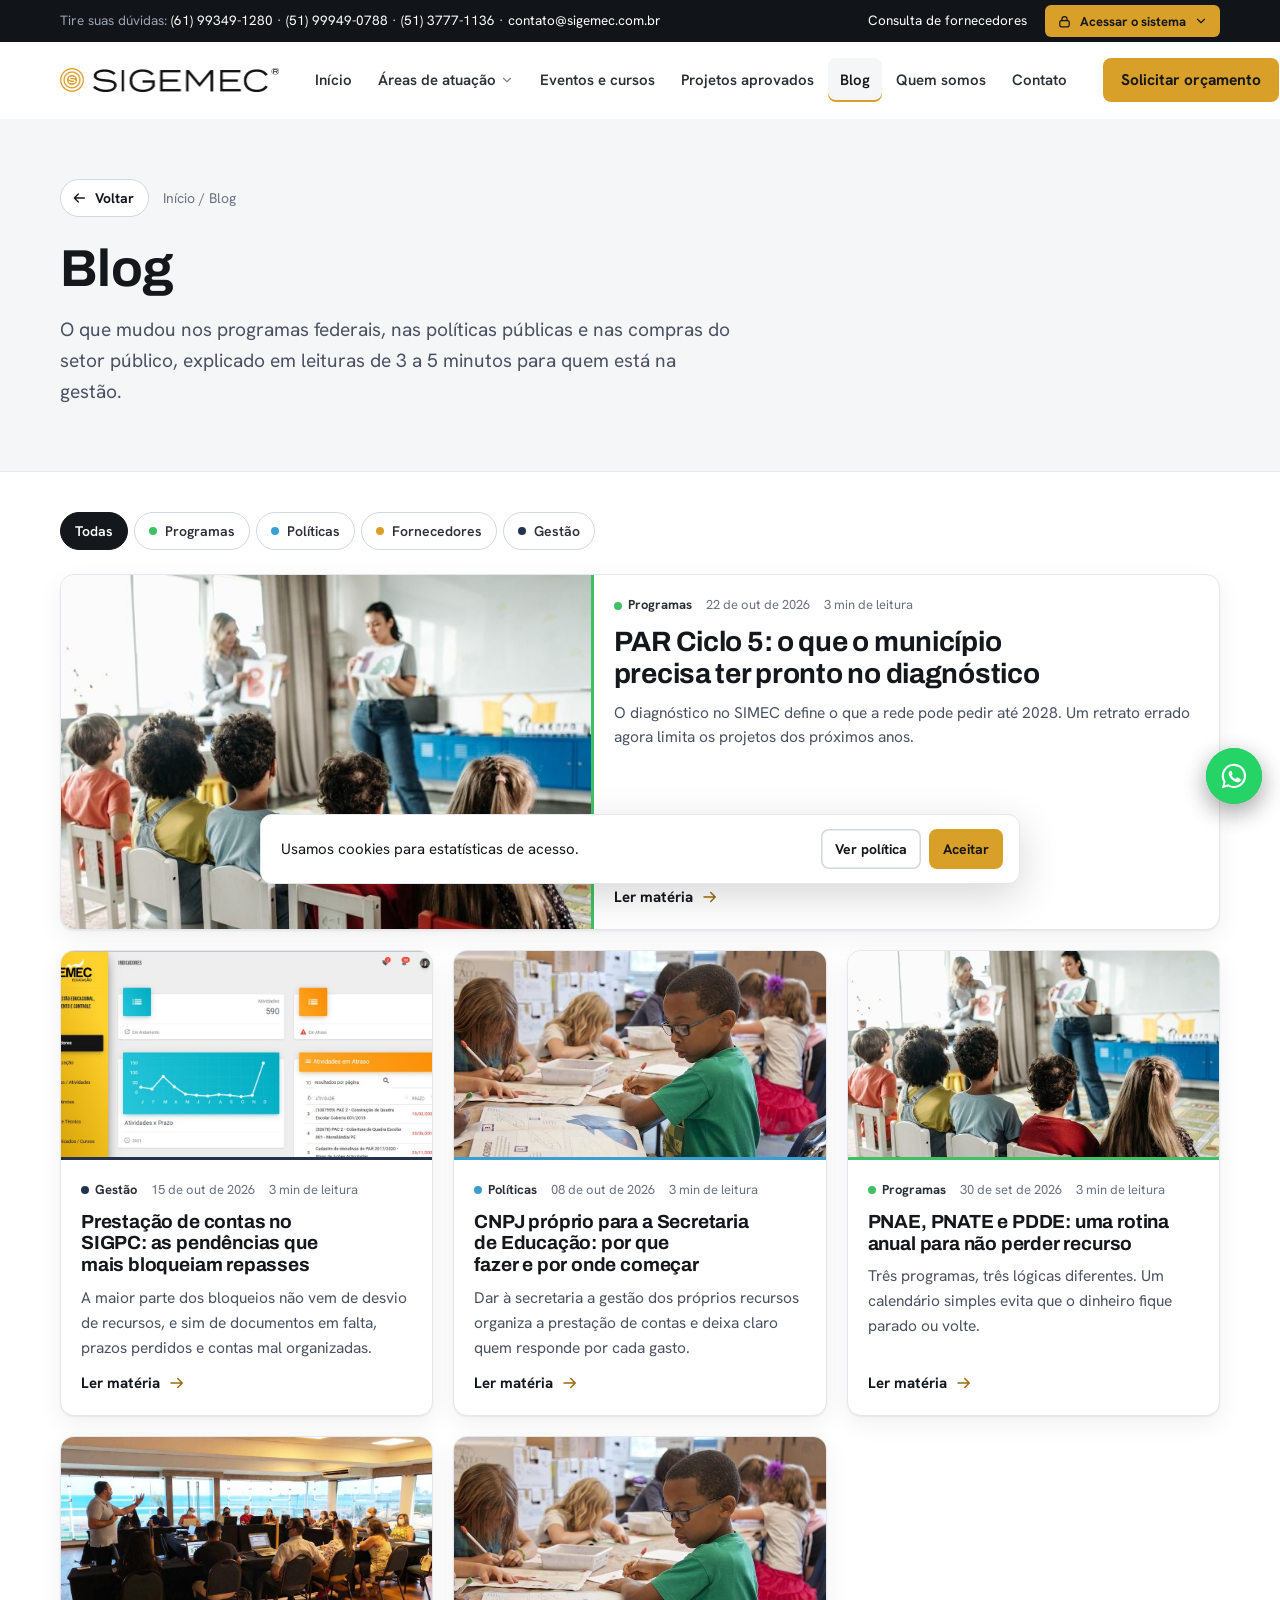
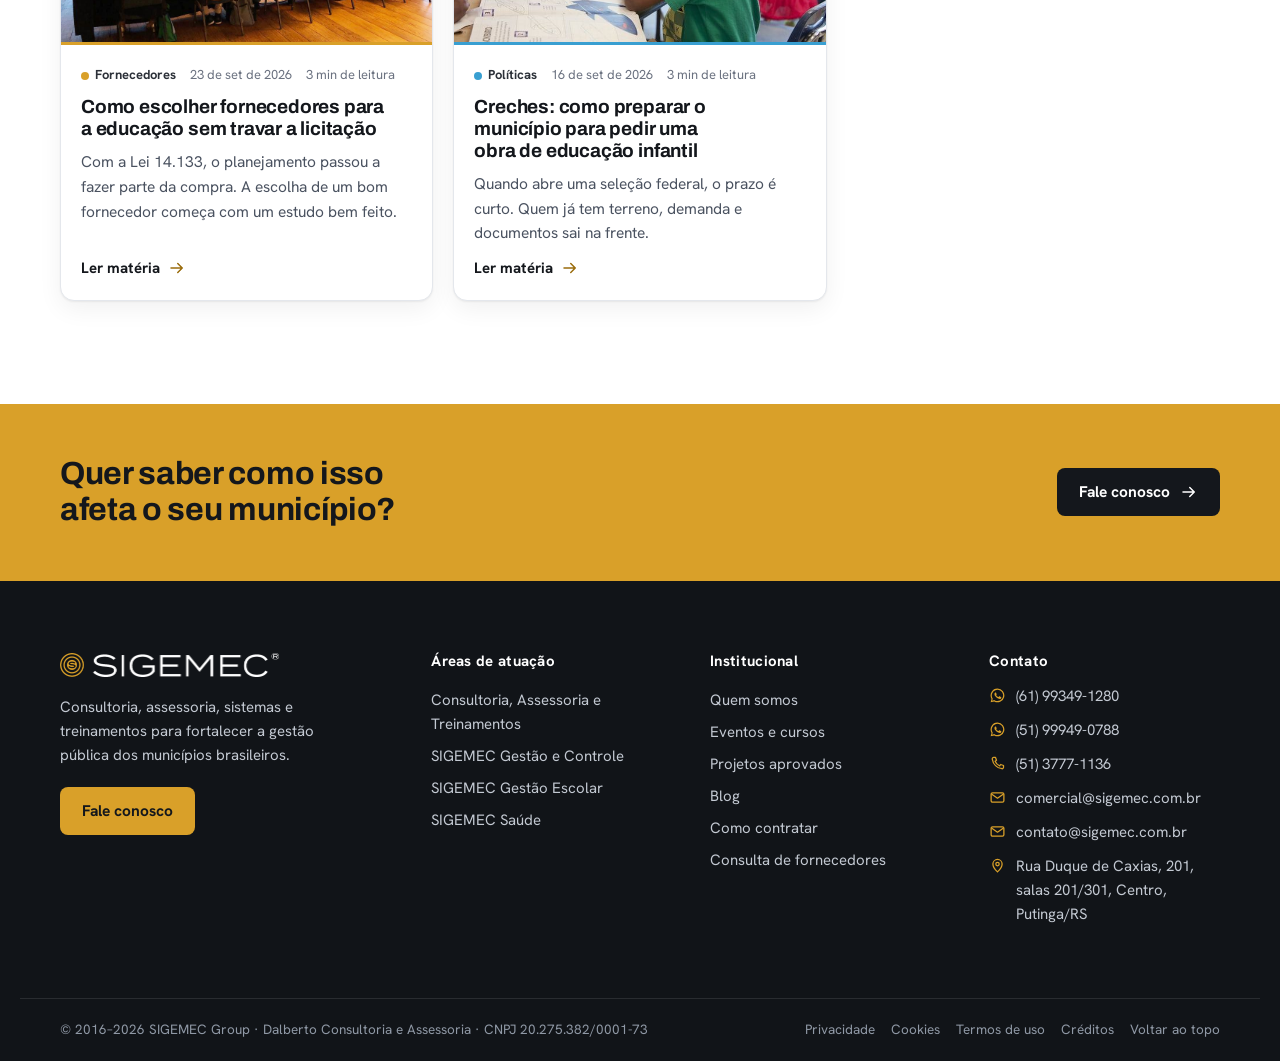
<file: blog.html>
<!doctype html>
<html lang="pt-BR">
<head>
<meta charset="utf-8">
<meta name="robots" content="noindex, nofollow">
<meta name="viewport" content="width=device-width, initial-scale=1, viewport-fit=cover">
<title>Blog · SIGEMEC</title>
<meta http-equiv="Content-Security-Policy" content="default-src 'self'; script-src 'self'; style-src 'self'; style-src-attr 'unsafe-inline'; font-src 'self'; img-src 'self' data: https://img.youtube.com; frame-src https://www.youtube-nocookie.com; connect-src 'self' https://formspree.io; form-action 'self' mailto:; base-uri 'self'; object-src 'none'; upgrade-insecure-requests">
<meta name="referrer" content="strict-origin-when-cross-origin">
<meta name="description" content="Programas federais, políticas públicas, compras e gestão municipal explicados em leituras de 3 a 5 minutos.">
<meta name="theme-color" content="#ffffff">
<meta property="og:title" content="Blog · SIGEMEC">
<meta property="og:description" content="Programas federais, políticas públicas, compras e gestão municipal explicados em leituras de 3 a 5 minutos.">
<meta property="og:type" content="website">
<meta property="og:locale" content="pt_BR">
<meta property="og:image" content="assets/img/consultoria-reuniao.jpg">
<link rel="icon" href="assets/img/simbolo-64.png" type="image/png">
<link rel="apple-touch-icon" href="assets/img/simbolo-128.png">
<link rel="preload" href="assets/fonts/HankenGrotesk-325f4213.woff2" as="font" type="font/woff2" crossorigin>
<link rel="stylesheet" href="assets/fonts.css?v=cfb75adc">
<link rel="stylesheet" href="assets/site.css?v=c24bb777">
</head>
<body data-page="blog">
<svg width="0" height="0" style="position:absolute" aria-hidden="true"><defs>
<symbol id="i-arr" viewBox="0 0 24 24"><path d="M4 12h15M13 6l6 6-6 6" fill="none" stroke="currentColor" stroke-width="2" stroke-linecap="round" stroke-linejoin="round"/></symbol>
<symbol id="i-back" viewBox="0 0 24 24"><path d="M20 12H5M11 6l-6 6 6 6" fill="none" stroke="currentColor" stroke-width="2" stroke-linecap="round" stroke-linejoin="round"/></symbol>
<symbol id="i-chev" viewBox="0 0 24 24"><path d="M6 9l6 6 6-6" fill="none" stroke="currentColor" stroke-width="2" stroke-linecap="round" stroke-linejoin="round"/></symbol>
<symbol id="i-wa" viewBox="0 0 24 24"><path d="M12 2.2A9.7 9.7 0 0 0 3.6 16.8L2.3 21.7l5-1.3A9.7 9.7 0 1 0 12 2.2zm0 17.7c-1.5 0-3-.4-4.2-1.2l-.3-.2-3 .8.8-2.9-.2-.3A8 8 0 1 1 12 19.9zm4.4-6c-.2-.1-1.4-.7-1.6-.8-.2-.1-.4-.1-.5.1l-.8.9c-.1.2-.3.2-.5.1-.7-.3-1.9-.9-2.8-2.5-.2-.4.2-.4.6-1.2.1-.2 0-.3 0-.4l-.7-1.8c-.2-.5-.4-.4-.5-.4h-.5c-.2 0-.4.1-.6.3-.2.2-.8.8-.8 2s.8 2.3 1 2.5c.1.2 1.7 2.6 4.1 3.6 1.5.7 2.1.7 2.9.6.5-.1 1.4-.6 1.6-1.1.2-.6.2-1 .1-1.1 0-.2-.2-.2-.4-.3z" fill="currentColor"/></symbol>
<symbol id="i-phone" viewBox="0 0 24 24"><path d="M6.6 3.5h2.6l1.4 4-2 1.4a12 12 0 0 0 6.5 6.5l1.4-2 4 1.4v2.6a2 2 0 0 1-2.2 2A16.5 16.5 0 0 1 4.6 5.7a2 2 0 0 1 2-2.2z" fill="none" stroke="currentColor" stroke-width="1.8" stroke-linejoin="round"/></symbol>
<symbol id="i-mail" viewBox="0 0 24 24"><rect x="3" y="5.5" width="18" height="13" rx="2" fill="none" stroke="currentColor" stroke-width="1.8"/><path d="M3.5 7l8.5 6 8.5-6" fill="none" stroke="currentColor" stroke-width="1.8" stroke-linejoin="round"/></symbol>
<symbol id="i-pin" viewBox="0 0 24 24"><path d="M12 21s-6.5-5.6-6.5-11a6.5 6.5 0 0 1 13 0c0 5.4-6.5 11-6.5 11z" fill="none" stroke="currentColor" stroke-width="1.8"/><circle cx="12" cy="10" r="2.4" fill="none" stroke="currentColor" stroke-width="1.8"/></symbol>
<symbol id="i-cal" viewBox="0 0 24 24"><rect x="3.5" y="5" width="17" height="15" rx="2" fill="none" stroke="currentColor" stroke-width="1.8"/><path d="M3.5 10h17M8 3v4M16 3v4" fill="none" stroke="currentColor" stroke-width="1.8" stroke-linecap="round"/></symbol>
<symbol id="i-play" viewBox="0 0 24 24"><path d="M8 5.5v13l11-6.5z" fill="currentColor"/></symbol>
<symbol id="i-ext" viewBox="0 0 24 24"><path d="M7 17 17 7M9 7h8v8" fill="none" stroke="currentColor" stroke-width="2.2" stroke-linecap="round" stroke-linejoin="round"/></symbol>
<symbol id="i-lock" viewBox="0 0 24 24"><rect x="4.5" y="10.5" width="15" height="10" rx="2.5" fill="none" stroke="currentColor" stroke-width="2"/><path d="M8 10.5V8a4 4 0 0 1 8 0v2.5" fill="none" stroke="currentColor" stroke-width="2" stroke-linecap="round"/></symbol>
<symbol id="i-x" viewBox="0 0 24 24"><path d="M6 6l12 12M18 6 6 18" fill="none" stroke="currentColor" stroke-width="2.2" stroke-linecap="round"/></symbol>
<symbol id="i-ok" viewBox="0 0 24 24"><path d="M5 12.5l4.5 4.5L19 7.5" fill="none" stroke="currentColor" stroke-width="2.6" stroke-linecap="round" stroke-linejoin="round"/></symbol>
<symbol id="i-warn" viewBox="0 0 24 24"><path d="M12 8v5M12 16.5v.5" fill="none" stroke="currentColor" stroke-width="2.6" stroke-linecap="round"/></symbol>
<symbol id="i-late" viewBox="0 0 24 24"><path d="M8 8l8 8M16 8l-8 8" fill="none" stroke="currentColor" stroke-width="2.6" stroke-linecap="round"/></symbol>
</defs></svg>
<div class="topbar"><div class="wrap topbar-in">
  <p class="tb-ct"><span>Tire suas dúvidas:</span> <a href="https://wa.me/5561993491280" target="_blank" rel="noopener noreferrer">(61) 99349-1280</a> · <a href="https://wa.me/5551999490788" target="_blank" rel="noopener noreferrer">(51) 99949-0788</a> · <a href="tel:+555137771136">(51) 3777-1136</a> · <a href="mailto:contato@sigemec.com.br">contato@sigemec.com.br</a></p>
  <div class="tb-act">
    <a href="https://melhoresfornecedoresdobrasil.sigemec.com.br/" target="_blank" rel="noopener noreferrer">Consulta de fornecedores</a>
    <div class="acc">
      <button type="button" class="acc-btn" id="accBtn" aria-expanded="false" aria-controls="accMenu" aria-haspopup="true"><svg class="acc-ic"><use href="#i-lock"/></svg><span>Acessar o sistema</span><svg class="chev"><use href="#i-chev"/></svg></button>
      <div class="acc-menu" id="accMenu" hidden><p class="acc-h">Escolha o sistema contratado</p><a href="https://aplicativoescolar.net/" target="_blank" rel="noopener noreferrer">SIGEMEC Gestão Escolar <svg class="ext"><use href="#i-ext"/></svg></a><a href="https://app.sigemec.com.br/" target="_blank" rel="noopener noreferrer">SIGEMEC Gestão e Controle <svg class="ext"><use href="#i-ext"/></svg></a><a href="https://app.sigemec.com.br/" target="_blank" rel="noopener noreferrer">SIGEMEC Saúde <svg class="ext"><use href="#i-ext"/></svg></a><a href="https://dev.aplicativoescolar.net/" target="_blank" rel="noopener noreferrer">Ambiente demonstrativo <svg class="ext"><use href="#i-ext"/></svg></a></div>
    </div>
  </div>
</div></div>
<header class="nav" id="nav"><div class="wrap nav-in">
  <a class="brand" href="index.html" aria-label="SIGEMEC Group, página inicial"><img src="assets/img/logo-sigemec.png" alt="SIGEMEC" width="219" height="24"></a>
  <ul class="menu"><li><a href="index.html">Início</a></li><li class="has-sub"><a href="areas-de-atuacao.html">Áreas de atuação<svg class="chev"><use href="#i-chev"/></svg></a><div class="sub"><a href="areas-de-atuacao.html#consultoria">Consultoria, Assessoria e Treinamentos</a><a href="areas-de-atuacao.html#gestao-controle">SIGEMEC Gestão e Controle</a><a href="areas-de-atuacao.html#gestao-escolar">SIGEMEC Gestão Escolar</a><a href="areas-de-atuacao.html#saude">SIGEMEC Saúde</a></div></li><li><a href="eventos.html">Eventos e cursos</a></li><li><a href="index.html#projetos">Projetos aprovados</a></li><li><a href="blog.html" aria-current="page">Blog</a></li><li><a href="quem-somos.html">Quem somos</a></li><li><a href="index.html#contato">Contato</a></li></ul>
  <a class="btn btn-gold nav-cta" href="index.html#contato" data-tipo="Proposta comercial">Solicitar orçamento</a>
  <button type="button" class="menu-btn" id="menuBtn" aria-label="Abrir menu" aria-expanded="false" aria-controls="sheet"><span></span></button>
</div></header>
<nav class="sheet" id="sheet" aria-label="Menu"><a href="index.html">Início</a><a href="areas-de-atuacao.html">Áreas de atuação</a><a class="sheet-sub" href="areas-de-atuacao.html#consultoria">Consultoria, Assessoria e Treinamentos</a><a class="sheet-sub" href="areas-de-atuacao.html#gestao-controle">SIGEMEC Gestão e Controle</a><a class="sheet-sub" href="areas-de-atuacao.html#gestao-escolar">SIGEMEC Gestão Escolar</a><a class="sheet-sub" href="areas-de-atuacao.html#saude">SIGEMEC Saúde</a><a href="eventos.html">Eventos e cursos</a><a href="index.html#projetos">Projetos aprovados</a><a href="blog.html" aria-current="page">Blog</a><a href="quem-somos.html">Quem somos</a><a href="index.html#contato">Contato</a><div class="sheet-acc"><span>Acessar o sistema</span><a href="https://aplicativoescolar.net/" target="_blank" rel="noopener noreferrer">SIGEMEC Gestão Escolar</a><a href="https://app.sigemec.com.br/" target="_blank" rel="noopener noreferrer">SIGEMEC Gestão e Controle</a><a href="https://app.sigemec.com.br/" target="_blank" rel="noopener noreferrer">SIGEMEC Saúde</a><a href="https://dev.aplicativoescolar.net/" target="_blank" rel="noopener noreferrer">Ambiente demonstrativo</a></div><a class="btn btn-gold" href="index.html#contato" data-tipo="Proposta comercial">Solicitar orçamento</a></nav>
<main id="topo">
<div class="read-bar" id="readBar"></div>
<div id="listView">
  <section class="phero">
    <div class="wrap">
      <div class="crumb"><a class="back-link" href="index.html" data-back><svg><use href="#i-back"/></svg>Voltar</a><span class="crumb-path"><a href="index.html">Início</a> / Blog</span></div>
      <h1>Blog</h1>
      <p class="lede">O que mudou nos programas federais, nas políticas públicas e nas compras do setor público, explicado em leituras de 3 a 5 minutos para quem está na gestão.</p>
    </div>
  </section>
  <section class="sec" style="padding-top:40px">
    <div class="wrap">
      <div class="filters" id="filters" role="group" aria-label="Filtrar por categoria"></div>
      <div class="posts" id="blogList"></div>
    </div>
  </section>
</div>
<article class="article" id="post" hidden></article>
<section class="cta-band">
  <div class="wrap cta-in">
    <h2>Quer saber como isso afeta o seu município?</h2>
    <a class="btn btn-dark" href="index.html#contato">Fale conosco <svg class="arr"><use href="#i-arr"/></svg></a>
  </div>
</section>

</main>
<footer class="ft">
  <div class="wrap ft-top">
    <div class="ft-brand">
      <img src="assets/img/logo-sigemec-branco.png" alt="SIGEMEC" width="219" height="24" loading="lazy">
      <p>Consultoria, assessoria, sistemas e treinamentos para fortalecer a gestão pública dos municípios brasileiros.</p>
      <a class="btn btn-gold" href="index.html#contato">Fale conosco</a>
    </div>
    <div><h4>Áreas de atuação</h4><a href="areas-de-atuacao.html#consultoria">Consultoria, Assessoria e Treinamentos</a><a href="areas-de-atuacao.html#gestao-controle">SIGEMEC Gestão e Controle</a><a href="areas-de-atuacao.html#gestao-escolar">SIGEMEC Gestão Escolar</a><a href="areas-de-atuacao.html#saude">SIGEMEC Saúde</a></div>
    <div><h4>Institucional</h4><a href="quem-somos.html">Quem somos</a><a href="eventos.html">Eventos e cursos</a><a href="index.html#projetos">Projetos aprovados</a><a href="blog.html">Blog</a><a href="index.html#contratar">Como contratar</a><a href="https://melhoresfornecedoresdobrasil.sigemec.com.br/" target="_blank" rel="noopener noreferrer">Consulta de fornecedores</a></div>
    <div><h4>Contato</h4><ul class="ft-ct"><li><svg><use href="#i-wa"/></svg><span><a href="https://wa.me/5561993491280" target="_blank" rel="noopener noreferrer">(61) 99349-1280</a></span></li><li><svg><use href="#i-wa"/></svg><span><a href="https://wa.me/5551999490788" target="_blank" rel="noopener noreferrer">(51) 99949-0788</a></span></li><li><svg><use href="#i-phone"/></svg><span><a href="tel:+555137771136">(51) 3777-1136</a></span></li><li><svg><use href="#i-mail"/></svg><span><a href="mailto:comercial@sigemec.com.br">comercial@sigemec.com.br</a></span></li><li><svg><use href="#i-mail"/></svg><span><a href="mailto:contato@sigemec.com.br">contato@sigemec.com.br</a></span></li><li><svg><use href="#i-pin"/></svg><span>Rua Duque de Caxias, 201, salas 201/301, Centro, Putinga/RS</span></li></ul></div>
  </div>
  <div class="wrap ft-bot">
    <span>© 2016–2026 SIGEMEC Group · Dalberto Consultoria e Assessoria · CNPJ 20.275.382/0001-73</span>
    <nav aria-label="Políticas"><a href="#privacidade" data-legal="privacidade">Privacidade</a><a href="#cookies" data-legal="cookies">Cookies</a><a href="#termos" data-legal="termos">Termos de uso</a><a href="#creditos" data-legal="creditos">Créditos</a><a href="#topo">Voltar ao topo</a></nav>
  </div>
</footer>
<a class="wa-float" href="https://wa.me/5561993491280?text=Ol%C3%A1!%20Gostaria%20de%20falar%20com%20a%20equipe%20SIGEMEC." target="_blank" rel="noopener noreferrer" aria-label="Falar com a equipe pelo WhatsApp"><svg><use href="#i-wa"/></svg></a>

<div class="legal" id="legal" role="dialog" aria-modal="true" aria-labelledby="legalTitle" hidden>
  <div class="legal-box">
    <div class="legal-head">
      <h2 id="legalTitle">Políticas e termos</h2>
      <button type="button" class="legal-x" id="legalClose" aria-label="Fechar">×</button>
    </div>
    <div class="legal-tabs" role="tablist">
      <button type="button" role="tab" data-tab="privacidade" aria-selected="true">Privacidade</button>
      <button type="button" role="tab" data-tab="cookies" aria-selected="false">Cookies</button>
      <button type="button" role="tab" data-tab="termos" aria-selected="false">Termos de uso</button>
      <button type="button" role="tab" data-tab="creditos" aria-selected="false">Créditos</button>
    </div>
    <div class="legal-body prose">
      <section data-panel="privacidade">
        <p class="mono">Última atualização: 27 de outubro de 2026</p>
        <h3>Política de Privacidade</h3>
        <p>Esta política explica quais dados pessoais a SIGEMEC – Dalberto Consultoria e Assessoria coleta, por que coleta e como você pode atualizar, exportar ou excluir essas informações, conforme a Lei Geral de Proteção de Dados (Lei 13.709/2018).</p>
        <h4>Dados coletados</h4>
        <ul>
          <li><strong>Dados pessoais:</strong> nome, CPF, RG, e-mail, telefone e endereço.</li>
          <li><strong>Dados profissionais:</strong> cargo, função e prefeitura.</li>
          <li><strong>Dados de navegação:</strong> endereço IP, tempo de navegação, histórico, informações do dispositivo e cookies.</li>
        </ul>
        <h4>CPF e CNPJ nos formulários</h4>
        <p>O CNPJ identifica o órgão público que solicita o diagnóstico ou a proposta. O CPF identifica o responsável pelo pedido e cada participante dos encontros, na lista de presença e no certificado. Esses dados não são usados para outra finalidade e ficam restritos à equipe que atende o município.</p>
        <h4>Finalidade</h4>
        <p>Os dados permitem a prestação dos serviços de consultoria, assessoria, capacitação e dos sistemas SIGEMEC (Gestão e Controle, Gestão Escolar e Saúde), o contato com o cliente e a oferta de novos produtos, serviços e eventos.</p>
        <h4>Compartilhamento</h4>
        <p>Os dados pessoais não estão à venda. Podem ser compartilhados apenas com empresas parceiras que viabilizam a prestação dos serviços, mediante ordem judicial ou requisição de autoridade competente, ou para a proteção dos interesses da empresa em conflitos.</p>
        <h4>Segurança</h4>
        <p>Adotamos medidas técnicas e organizacionais para proteger os dados: criptografia e anonimização, mecanismos de autenticação individual e softwares de proteção contra acessos não autorizados.</p>
        <h4>Direitos do titular</h4>
        <ul>
          <li>Confirmação da existência de tratamento e acesso aos dados.</li>
          <li>Correção de dados incompletos, inexatos ou desatualizados.</li>
          <li>Anonimização, bloqueio ou eliminação de dados desnecessários.</li>
          <li>Portabilidade e informação sobre compartilhamento.</li>
          <li>Revogação do consentimento.</li>
        </ul>
        <h4>Contato</h4>
        <p>Envie sua solicitação para <strong>comercial@sigemec.com.br</strong>. Respondemos em até 15 dias úteis.</p>
      </section>
      <section data-panel="cookies" hidden>
        <h3>Política de Cookies</h3>
        <p>Cookies são pequenos arquivos de texto guardados no seu dispositivo quando você visita um site. Eles ajudam o site a lembrar suas preferências e a medir o acesso. Usamos cookies de forma temporária, para obter estatísticas e melhorar a experiência.</p>
        <ul>
          <li><strong>Essenciais:</strong> necessários para o funcionamento do site, como lembrar sua escolha sobre cookies.</li>
          <li><strong>De desempenho:</strong> coletam informações sobre como você usa o site, para estatísticas de acesso.</li>
          <li><strong>De publicidade:</strong> personalizam anúncios.</li>
        </ul>
        <p>Você pode desativar os cookies nas configurações do navegador, mas algumas funções do site podem deixar de funcionar.</p>
      </section>
      <section data-panel="termos" hidden>
        <h3>Termos de Uso</h3>
        <p>Ao acessar e usar nossos serviços, você aceita estes termos e as leis e regulamentos aplicáveis.</p>
        <h4>Uso dos serviços</h4>
        <p>Os serviços são fornecidos exclusivamente para consultoria, assessoria e capacitação em gestão pública municipal. O acesso aos sistemas é pessoal e intransferível.</p>
        <h4>Propriedade intelectual</h4>
        <p>Todo o conteúdo, incluindo textos, gráficos, logos e software, é propriedade do SIGEMEC e protegido pelas leis de direitos autorais.</p>
        <h4>Limitação de responsabilidade</h4>
        <p>O SIGEMEC não se responsabiliza por danos indiretos, incidentais ou consequenciais decorrentes do uso dos serviços.</p>
        <h4>Contato</h4>
        <p>Dúvidas sobre estes termos: comercial@sigemec.com.br.</p>
      </section>
      <section data-panel="creditos" hidden>
        <h3>Créditos das imagens</h3>
        <p>As imagens dos municípios nos depoimentos vêm do acervo Wikimedia Commons, com as licenças indicadas. Brasões e bandeiras são símbolos oficiais dos municípios. As licenças CC BY e CC BY-SA permitem o uso com atribuição ao autor.</p>
        <ul><li><strong>Brasão de Santa Luzia d&#x27;Oeste/RO</strong>: Brasão municipal · domínio público. Acervo Wikimedia Commons.</li><li><strong>Estação Experimental do Arroz, Cachoeirinha/RS</strong>: Foto: André Regius · CC BY-SA 3.0. Acervo Wikimedia Commons.</li><li><strong>Prefeitura Municipal de Santo Antônio da Patrulha/RS</strong>: Foto: Paulo rsmenezes · CC BY-SA 3.0 BR. Acervo Wikimedia Commons.</li><li><strong>Brasão de União da Serra/RS</strong>: Brasão municipal · domínio público. Acervo Wikimedia Commons.</li><li><strong>Lagoa de Maracanaú/CE</strong>: Foto: Maracanauense · CC BY-SA 4.0. Acervo Wikimedia Commons.</li><li><strong>Prefeitura Municipal de Boa Viagem/CE</strong>: Foto: Macílio Gomes · CC BY 3.0. Acervo Wikimedia Commons.</li><li><strong>Brasão de Pinhal Grande/RS</strong>: Brasão municipal · domínio público. Acervo Wikimedia Commons.</li><li><strong>Bandeira de Frei Miguelinho/PE</strong>: Associação Municipalista de Pernambuco · CC BY-SA 4.0. Acervo Wikimedia Commons.</li><li><strong>Catedral de Senhora Santana, Tianguá/CE</strong>: Foto: Derbsonfrota · CC BY-SA 3.0. Acervo Wikimedia Commons.</li><li><strong>Centro histórico de Igarassu/PE</strong>: Foto: Elvis Boaventura · CC BY 3.0. Acervo Wikimedia Commons.</li><li><strong>Serra de Itaitinga/CE</strong>: Foto: Lourenco e Silva · CC BY-SA 3.0. Acervo Wikimedia Commons.</li></ul>
      </section>
    </div>
  </div>
</div>

<div class="cookiebar" id="cookiebar" hidden>
  <p>Usamos cookies para estatísticas de acesso.</p>
  <div class="cookie-acts">
    <button type="button" class="btn btn-ghost" data-legal="cookies">Ver política</button>
    <button type="button" class="btn btn-gold" id="cookieOk">Aceitar</button>
  </div>
</div>

<a class="wa-float" href="https://wa.me/5561993491280?text=Ol%C3%A1!%20Vim%20pelo%20site%20e%20gostaria%20de%20um%20pr%C3%A9-diagn%C3%B3stico%20do%20SIGEMEC." target="_blank" rel="noopener noreferrer" aria-label="Conversar no WhatsApp"><svg><use href="#i-wa"/></svg></a>

<script src="assets/blog.js?v=03cc49e6" defer></script>
<script src="assets/site.js?v=3c318a00" defer></script>
</body>
</html>
</file>
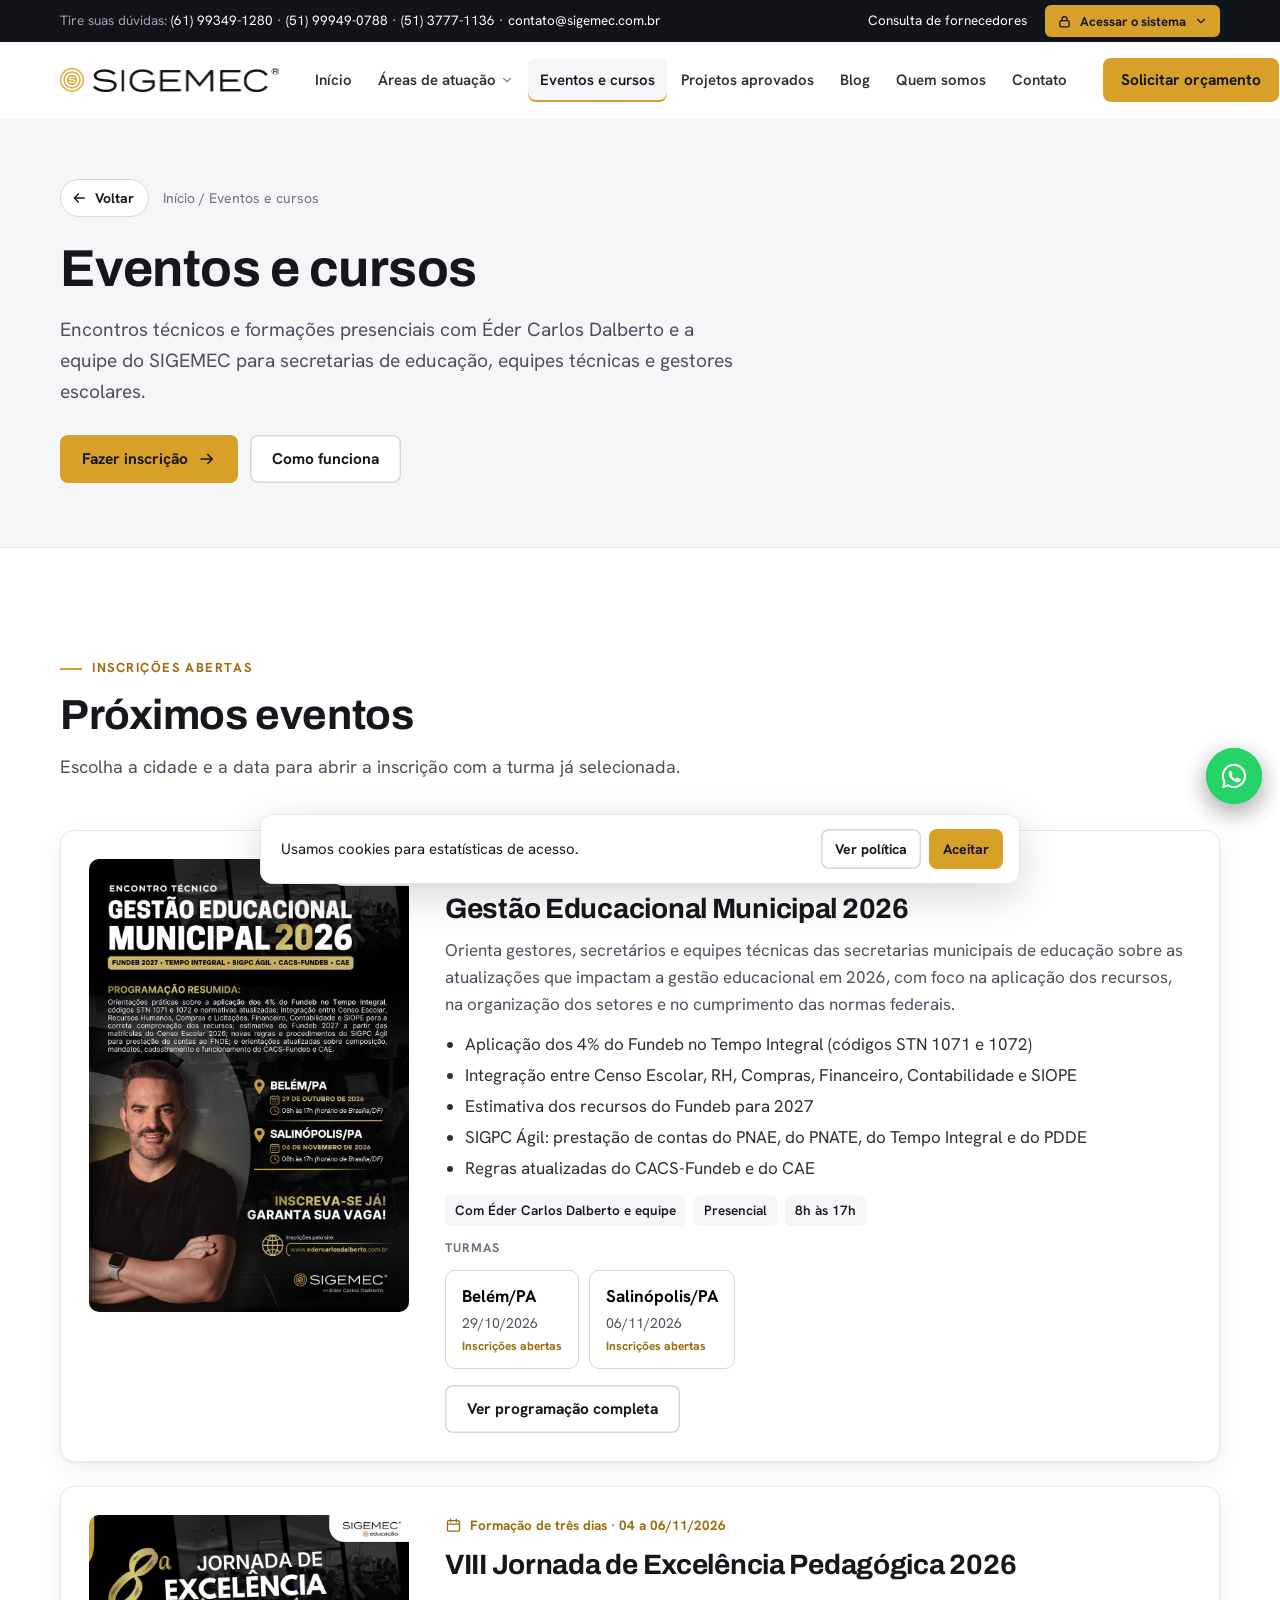
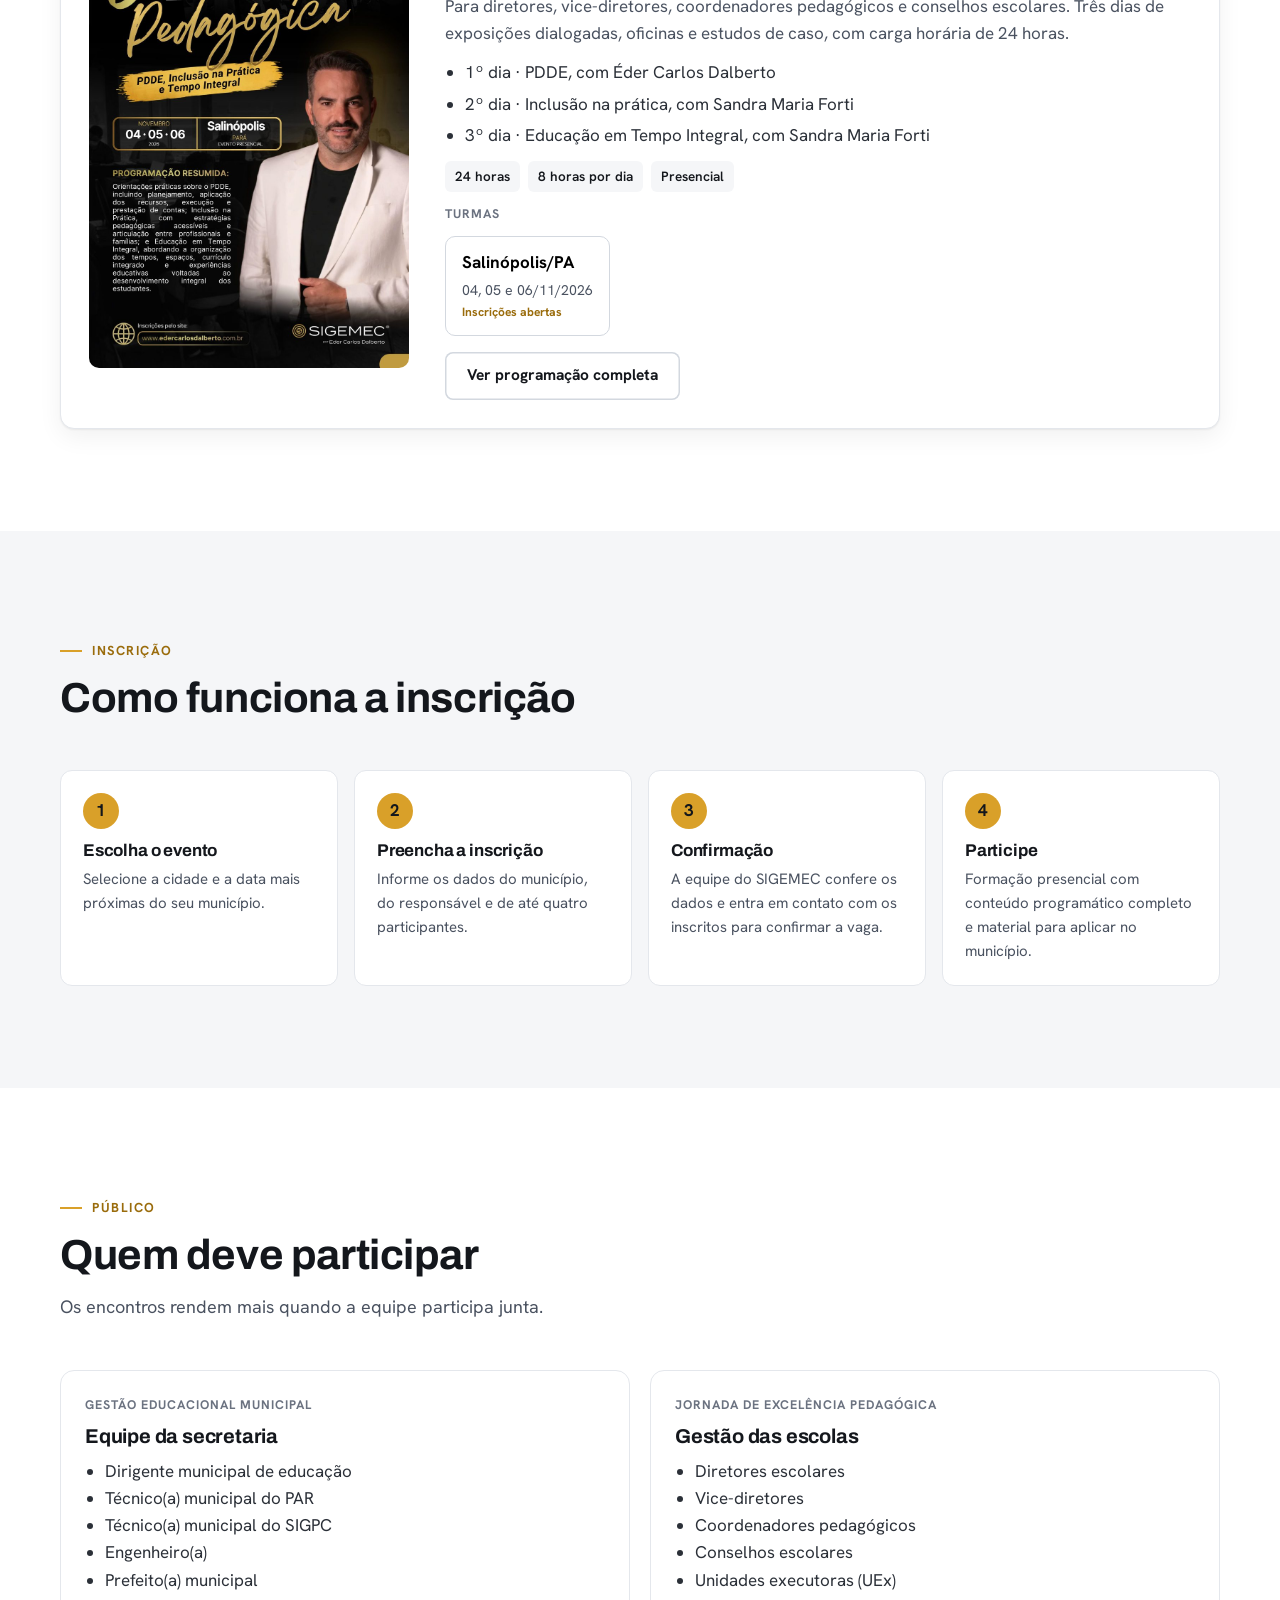
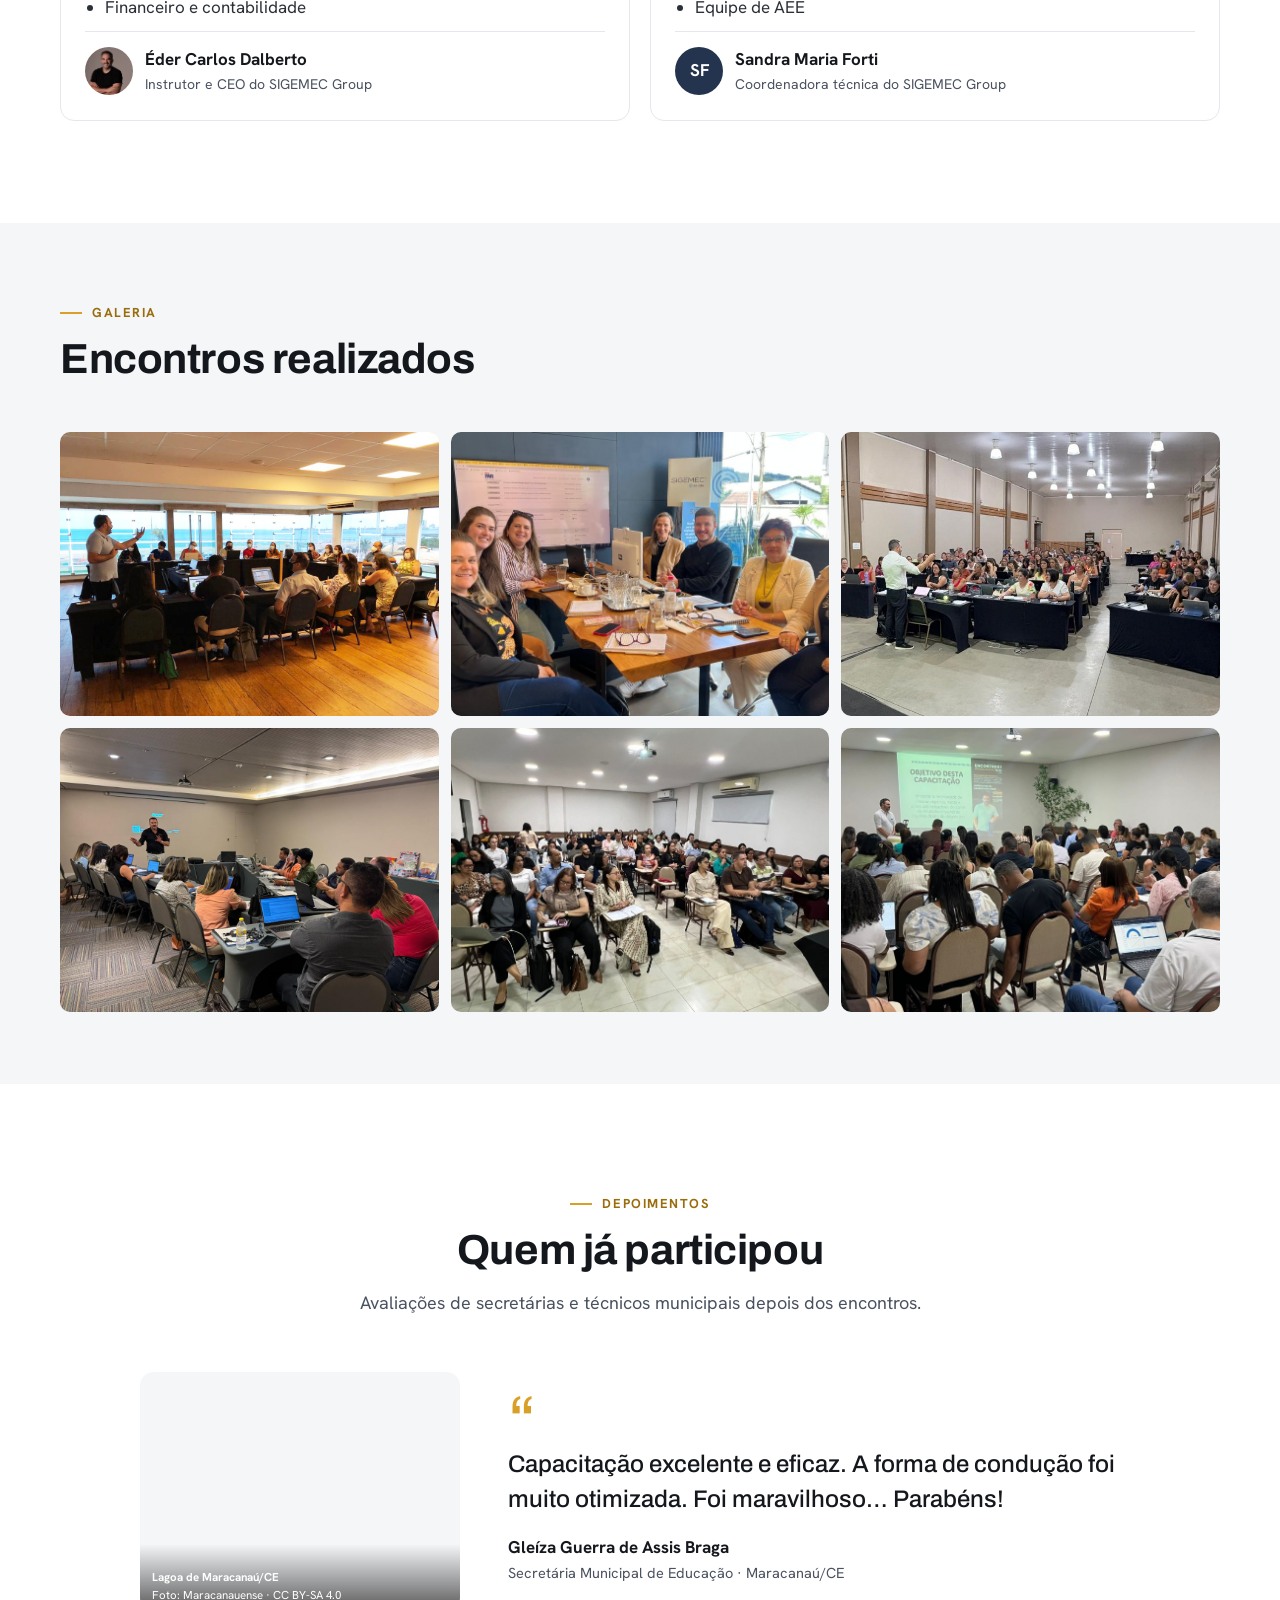
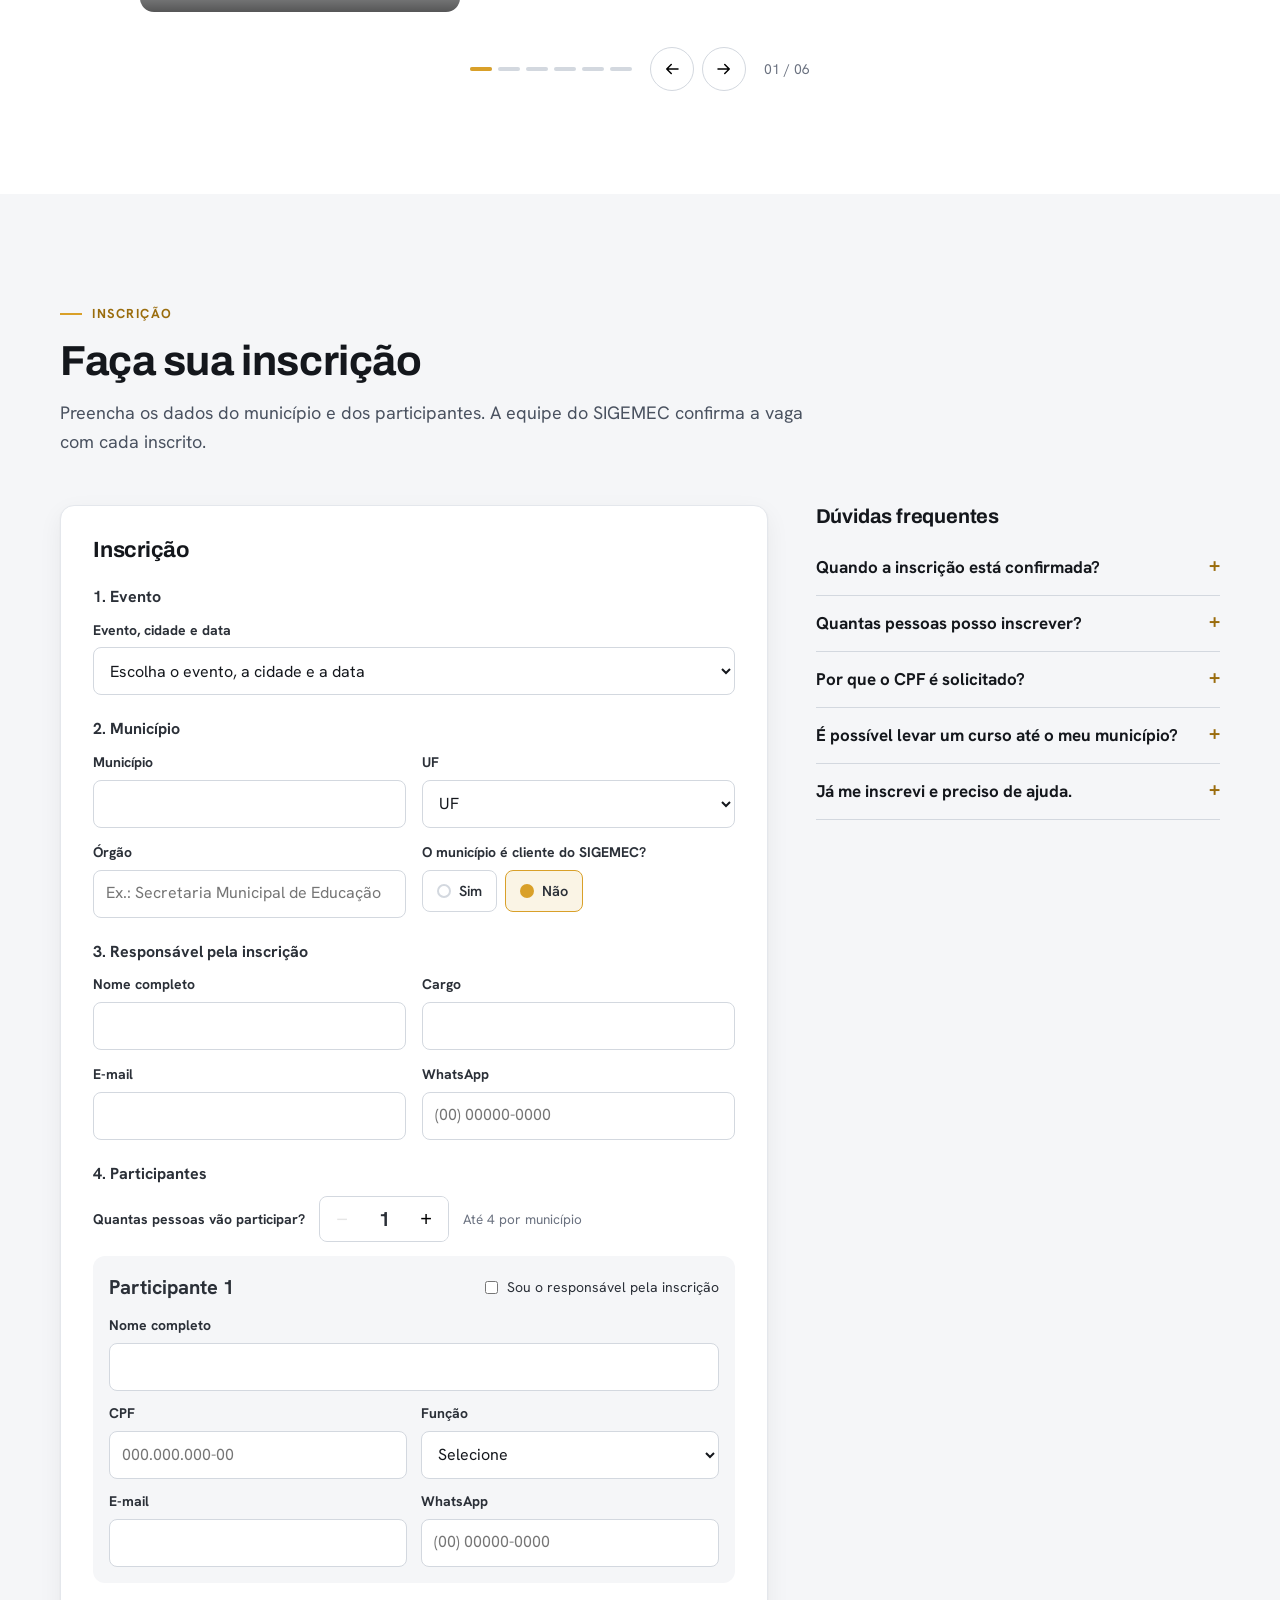
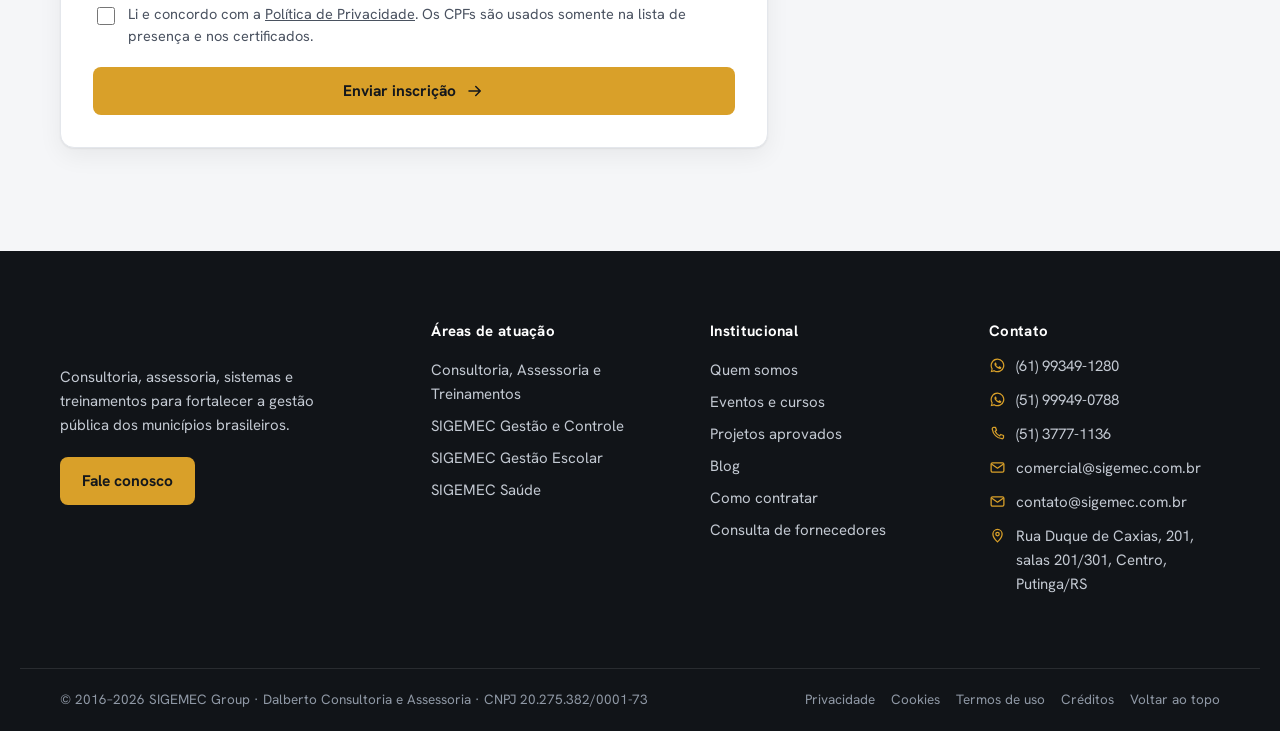
<file: eventos.html>
<!doctype html>
<html lang="pt-BR">
<head>
<meta charset="utf-8">
<meta name="robots" content="noindex, nofollow">
<meta name="viewport" content="width=device-width, initial-scale=1, viewport-fit=cover">
<title>Eventos e cursos · SIGEMEC</title>
<meta http-equiv="Content-Security-Policy" content="default-src 'self'; script-src 'self'; style-src 'self'; style-src-attr 'unsafe-inline'; font-src 'self'; img-src 'self' data: https://img.youtube.com; frame-src https://www.youtube-nocookie.com; connect-src 'self' https://formspree.io; form-action 'self' mailto:; base-uri 'self'; object-src 'none'; upgrade-insecure-requests">
<meta name="referrer" content="strict-origin-when-cross-origin">
<meta name="description" content="Encontros técnicos e formações do SIGEMEC para secretarias de educação, equipes técnicas e diretores escolares. Inscrições abertas.">
<meta name="theme-color" content="#ffffff">
<meta property="og:title" content="Eventos e cursos · SIGEMEC">
<meta property="og:description" content="Encontros técnicos e formações do SIGEMEC para secretarias de educação, equipes técnicas e diretores escolares. Inscrições abertas.">
<meta property="og:type" content="website">
<meta property="og:locale" content="pt_BR">
<meta property="og:image" content="assets/img/consultoria-reuniao.jpg">
<link rel="icon" href="assets/img/simbolo-64.png" type="image/png">
<link rel="apple-touch-icon" href="assets/img/simbolo-128.png">
<link rel="preload" href="assets/fonts/HankenGrotesk-325f4213.woff2" as="font" type="font/woff2" crossorigin>
<link rel="stylesheet" href="assets/fonts.css?v=cfb75adc">
<link rel="stylesheet" href="assets/site.css?v=c24bb777">
</head>
<body data-page="eventos">
<svg width="0" height="0" style="position:absolute" aria-hidden="true"><defs>
<symbol id="i-arr" viewBox="0 0 24 24"><path d="M4 12h15M13 6l6 6-6 6" fill="none" stroke="currentColor" stroke-width="2" stroke-linecap="round" stroke-linejoin="round"/></symbol>
<symbol id="i-back" viewBox="0 0 24 24"><path d="M20 12H5M11 6l-6 6 6 6" fill="none" stroke="currentColor" stroke-width="2" stroke-linecap="round" stroke-linejoin="round"/></symbol>
<symbol id="i-chev" viewBox="0 0 24 24"><path d="M6 9l6 6 6-6" fill="none" stroke="currentColor" stroke-width="2" stroke-linecap="round" stroke-linejoin="round"/></symbol>
<symbol id="i-wa" viewBox="0 0 24 24"><path d="M12 2.2A9.7 9.7 0 0 0 3.6 16.8L2.3 21.7l5-1.3A9.7 9.7 0 1 0 12 2.2zm0 17.7c-1.5 0-3-.4-4.2-1.2l-.3-.2-3 .8.8-2.9-.2-.3A8 8 0 1 1 12 19.9zm4.4-6c-.2-.1-1.4-.7-1.6-.8-.2-.1-.4-.1-.5.1l-.8.9c-.1.2-.3.2-.5.1-.7-.3-1.9-.9-2.8-2.5-.2-.4.2-.4.6-1.2.1-.2 0-.3 0-.4l-.7-1.8c-.2-.5-.4-.4-.5-.4h-.5c-.2 0-.4.1-.6.3-.2.2-.8.8-.8 2s.8 2.3 1 2.5c.1.2 1.7 2.6 4.1 3.6 1.5.7 2.1.7 2.9.6.5-.1 1.4-.6 1.6-1.1.2-.6.2-1 .1-1.1 0-.2-.2-.2-.4-.3z" fill="currentColor"/></symbol>
<symbol id="i-phone" viewBox="0 0 24 24"><path d="M6.6 3.5h2.6l1.4 4-2 1.4a12 12 0 0 0 6.5 6.5l1.4-2 4 1.4v2.6a2 2 0 0 1-2.2 2A16.5 16.5 0 0 1 4.6 5.7a2 2 0 0 1 2-2.2z" fill="none" stroke="currentColor" stroke-width="1.8" stroke-linejoin="round"/></symbol>
<symbol id="i-mail" viewBox="0 0 24 24"><rect x="3" y="5.5" width="18" height="13" rx="2" fill="none" stroke="currentColor" stroke-width="1.8"/><path d="M3.5 7l8.5 6 8.5-6" fill="none" stroke="currentColor" stroke-width="1.8" stroke-linejoin="round"/></symbol>
<symbol id="i-pin" viewBox="0 0 24 24"><path d="M12 21s-6.5-5.6-6.5-11a6.5 6.5 0 0 1 13 0c0 5.4-6.5 11-6.5 11z" fill="none" stroke="currentColor" stroke-width="1.8"/><circle cx="12" cy="10" r="2.4" fill="none" stroke="currentColor" stroke-width="1.8"/></symbol>
<symbol id="i-cal" viewBox="0 0 24 24"><rect x="3.5" y="5" width="17" height="15" rx="2" fill="none" stroke="currentColor" stroke-width="1.8"/><path d="M3.5 10h17M8 3v4M16 3v4" fill="none" stroke="currentColor" stroke-width="1.8" stroke-linecap="round"/></symbol>
<symbol id="i-play" viewBox="0 0 24 24"><path d="M8 5.5v13l11-6.5z" fill="currentColor"/></symbol>
<symbol id="i-ext" viewBox="0 0 24 24"><path d="M7 17 17 7M9 7h8v8" fill="none" stroke="currentColor" stroke-width="2.2" stroke-linecap="round" stroke-linejoin="round"/></symbol>
<symbol id="i-lock" viewBox="0 0 24 24"><rect x="4.5" y="10.5" width="15" height="10" rx="2.5" fill="none" stroke="currentColor" stroke-width="2"/><path d="M8 10.5V8a4 4 0 0 1 8 0v2.5" fill="none" stroke="currentColor" stroke-width="2" stroke-linecap="round"/></symbol>
<symbol id="i-x" viewBox="0 0 24 24"><path d="M6 6l12 12M18 6 6 18" fill="none" stroke="currentColor" stroke-width="2.2" stroke-linecap="round"/></symbol>
<symbol id="i-ok" viewBox="0 0 24 24"><path d="M5 12.5l4.5 4.5L19 7.5" fill="none" stroke="currentColor" stroke-width="2.6" stroke-linecap="round" stroke-linejoin="round"/></symbol>
<symbol id="i-warn" viewBox="0 0 24 24"><path d="M12 8v5M12 16.5v.5" fill="none" stroke="currentColor" stroke-width="2.6" stroke-linecap="round"/></symbol>
<symbol id="i-late" viewBox="0 0 24 24"><path d="M8 8l8 8M16 8l-8 8" fill="none" stroke="currentColor" stroke-width="2.6" stroke-linecap="round"/></symbol>
</defs></svg>
<div class="topbar"><div class="wrap topbar-in">
  <p class="tb-ct"><span>Tire suas dúvidas:</span> <a href="https://wa.me/5561993491280" target="_blank" rel="noopener noreferrer">(61) 99349-1280</a> · <a href="https://wa.me/5551999490788" target="_blank" rel="noopener noreferrer">(51) 99949-0788</a> · <a href="tel:+555137771136">(51) 3777-1136</a> · <a href="mailto:contato@sigemec.com.br">contato@sigemec.com.br</a></p>
  <div class="tb-act">
    <a href="https://melhoresfornecedoresdobrasil.sigemec.com.br/" target="_blank" rel="noopener noreferrer">Consulta de fornecedores</a>
    <div class="acc">
      <button type="button" class="acc-btn" id="accBtn" aria-expanded="false" aria-controls="accMenu" aria-haspopup="true"><svg class="acc-ic"><use href="#i-lock"/></svg><span>Acessar o sistema</span><svg class="chev"><use href="#i-chev"/></svg></button>
      <div class="acc-menu" id="accMenu" hidden><p class="acc-h">Escolha o sistema contratado</p><a href="https://aplicativoescolar.net/" target="_blank" rel="noopener noreferrer">SIGEMEC Gestão Escolar <svg class="ext"><use href="#i-ext"/></svg></a><a href="https://app.sigemec.com.br/" target="_blank" rel="noopener noreferrer">SIGEMEC Gestão e Controle <svg class="ext"><use href="#i-ext"/></svg></a><a href="https://app.sigemec.com.br/" target="_blank" rel="noopener noreferrer">SIGEMEC Saúde <svg class="ext"><use href="#i-ext"/></svg></a><a href="https://dev.aplicativoescolar.net/" target="_blank" rel="noopener noreferrer">Ambiente demonstrativo <svg class="ext"><use href="#i-ext"/></svg></a></div>
    </div>
  </div>
</div></div>
<header class="nav" id="nav"><div class="wrap nav-in">
  <a class="brand" href="index.html" aria-label="SIGEMEC Group, página inicial"><img src="assets/img/logo-sigemec.png" alt="SIGEMEC" width="219" height="24"></a>
  <ul class="menu"><li><a href="index.html">Início</a></li><li class="has-sub"><a href="areas-de-atuacao.html">Áreas de atuação<svg class="chev"><use href="#i-chev"/></svg></a><div class="sub"><a href="areas-de-atuacao.html#consultoria">Consultoria, Assessoria e Treinamentos</a><a href="areas-de-atuacao.html#gestao-controle">SIGEMEC Gestão e Controle</a><a href="areas-de-atuacao.html#gestao-escolar">SIGEMEC Gestão Escolar</a><a href="areas-de-atuacao.html#saude">SIGEMEC Saúde</a></div></li><li><a href="eventos.html" aria-current="page">Eventos e cursos</a></li><li><a href="index.html#projetos">Projetos aprovados</a></li><li><a href="blog.html">Blog</a></li><li><a href="quem-somos.html">Quem somos</a></li><li><a href="index.html#contato">Contato</a></li></ul>
  <a class="btn btn-gold nav-cta" href="index.html#contato" data-tipo="Proposta comercial">Solicitar orçamento</a>
  <button type="button" class="menu-btn" id="menuBtn" aria-label="Abrir menu" aria-expanded="false" aria-controls="sheet"><span></span></button>
</div></header>
<nav class="sheet" id="sheet" aria-label="Menu"><a href="index.html">Início</a><a href="areas-de-atuacao.html">Áreas de atuação</a><a class="sheet-sub" href="areas-de-atuacao.html#consultoria">Consultoria, Assessoria e Treinamentos</a><a class="sheet-sub" href="areas-de-atuacao.html#gestao-controle">SIGEMEC Gestão e Controle</a><a class="sheet-sub" href="areas-de-atuacao.html#gestao-escolar">SIGEMEC Gestão Escolar</a><a class="sheet-sub" href="areas-de-atuacao.html#saude">SIGEMEC Saúde</a><a href="eventos.html" aria-current="page">Eventos e cursos</a><a href="index.html#projetos">Projetos aprovados</a><a href="blog.html">Blog</a><a href="quem-somos.html">Quem somos</a><a href="index.html#contato">Contato</a><div class="sheet-acc"><span>Acessar o sistema</span><a href="https://aplicativoescolar.net/" target="_blank" rel="noopener noreferrer">SIGEMEC Gestão Escolar</a><a href="https://app.sigemec.com.br/" target="_blank" rel="noopener noreferrer">SIGEMEC Gestão e Controle</a><a href="https://app.sigemec.com.br/" target="_blank" rel="noopener noreferrer">SIGEMEC Saúde</a><a href="https://dev.aplicativoescolar.net/" target="_blank" rel="noopener noreferrer">Ambiente demonstrativo</a></div><a class="btn btn-gold" href="index.html#contato" data-tipo="Proposta comercial">Solicitar orçamento</a></nav>
<main id="topo">
<section class="phero">
  <div class="wrap">
    <div class="crumb"><a class="back-link" href="index.html" data-back><svg><use href="#i-back"/></svg>Voltar</a><span class="crumb-path"><a href="index.html">Início</a> / Eventos e cursos</span></div>
    <h1>Eventos e cursos</h1>
    <p class="lede">Encontros técnicos e formações presenciais com Éder Carlos Dalberto e a equipe do SIGEMEC para secretarias de educação, equipes técnicas e gestores escolares.</p>
    <div class="hero-cta"><a class="btn btn-gold" href="#inscricao">Fazer inscrição <svg class="arr"><use href="#i-arr"/></svg></a><a class="btn btn-outline" href="#como-funciona">Como funciona</a></div>
  </div>
</section>

<section class="sec" id="eventos">
  <div class="wrap">
    <div class="sec-head"><p class="eyebrow">Inscrições abertas</p><h2>Próximos eventos</h2><p>Escolha a cidade e a data para abrir a inscrição com a turma já selecionada.</p></div>
    <div class="events">
      <article class="event" id="gestao-educacional">
        <figure class="event-img"><img src="assets/img/cartaz-gestao-educacional-2026.jpg" alt="Cartaz do encontro técnico Gestão Educacional Municipal 2026" loading="lazy" width="900" height="1273"></figure>
        <div class="event-body">
          <span class="ev-date"><svg><use href="#i-cal"/></svg>Encontro técnico · 29/10 e 06/11/2026</span>
          <h3>Gestão Educacional Municipal 2026</h3>
          <p>Orienta gestores, secretários e equipes técnicas das secretarias municipais de educação sobre as atualizações que impactam a gestão educacional em 2026, com foco na aplicação dos recursos, na organização dos setores e no cumprimento das normas federais.</p>
          <ul class="topics">
            <li>Aplicação dos 4% do Fundeb no Tempo Integral (códigos STN 1071 e 1072)</li>
            <li>Integração entre Censo Escolar, RH, Compras, Financeiro, Contabilidade e SIOPE</li>
            <li>Estimativa dos recursos do Fundeb para 2027</li>
            <li>SIGPC Ágil: prestação de contas do PNAE, do PNATE, do Tempo Integral e do PDDE</li>
            <li>Regras atualizadas do CACS-Fundeb e do CAE</li>
          </ul>
          <div class="meta"><span>Com Éder Carlos Dalberto e equipe</span><span>Presencial</span><span>8h às 17h</span></div>
          <span class="lbl-sm">Turmas</span>
          <div class="turmas" data-turmas="gem"></div>
          <div class="links"><button type="button" class="btn btn-outline" data-open="progGem">Ver programação completa</button></div>
        </div>
      </article>
      <article class="event" id="jornada">
        <figure class="event-img"><img src="assets/img/cartaz-jornada-2026.jpg" alt="Cartaz da VIII Jornada de Excelência Pedagógica 2026" loading="lazy" width="900" height="1273"></figure>
        <div class="event-body">
          <span class="ev-date"><svg><use href="#i-cal"/></svg>Formação de três dias · 04 a 06/11/2026</span>
          <h3>VIII Jornada de Excelência Pedagógica 2026</h3>
          <p>Para diretores, vice-diretores, coordenadores pedagógicos e conselhos escolares. Três dias de exposições dialogadas, oficinas e estudos de caso, com carga horária de 24 horas.</p>
          <ul class="topics">
            <li>1º dia · PDDE, com Éder Carlos Dalberto</li>
            <li>2º dia · Inclusão na prática, com Sandra Maria Forti</li>
            <li>3º dia · Educação em Tempo Integral, com Sandra Maria Forti</li>
          </ul>
          <div class="meta"><span>24 horas</span><span>8 horas por dia</span><span>Presencial</span></div>
          <span class="lbl-sm">Turmas</span>
          <div class="turmas" data-turmas="jep"></div>
          <div class="links"><button type="button" class="btn btn-outline" data-open="progJep">Ver programação completa</button></div>
        </div>
      </article>
    </div>
  </div>
</section>

<section class="sec bg-soft" id="como-funciona">
  <div class="wrap">
    <div class="sec-head"><p class="eyebrow">Inscrição</p><h2>Como funciona a inscrição</h2></div>
    <ol class="flow">
      <li><span class="k">1</span><h3>Escolha o evento</h3><p>Selecione a cidade e a data mais próximas do seu município.</p></li>
      <li><span class="k">2</span><h3>Preencha a inscrição</h3><p>Informe os dados do município, do responsável e de até quatro participantes.</p></li>
      <li><span class="k">3</span><h3>Confirmação</h3><p>A equipe do SIGEMEC confere os dados e entra em contato com os inscritos para confirmar a vaga.</p></li>
      <li><span class="k">4</span><h3>Participe</h3><p>Formação presencial com conteúdo programático completo e material para aplicar no município.</p></li>
    </ol>
  </div>
</section>

<section class="sec">
  <div class="wrap">
    <div class="sec-head"><p class="eyebrow">Público</p><h2>Quem deve participar</h2><p>Os encontros rendem mais quando a equipe participa junta.</p></div>
    <div class="days">
      <div class="day">
        <span class="lbl-sm">Gestão Educacional Municipal</span>
        <h3>Equipe da secretaria</h3>
        <ul><li>Dirigente municipal de educação</li><li>Técnico(a) municipal do PAR</li><li>Técnico(a) municipal do SIGPC</li><li>Engenheiro(a)</li><li>Prefeito(a) municipal</li><li>Financeiro e contabilidade</li></ul>
        <div class="who"><img src="assets/img/eder-carlos-dalberto.jpg" alt="" width="48" height="48" loading="lazy"><div><b>Éder Carlos Dalberto</b><span>Instrutor e CEO do SIGEMEC Group</span></div></div>
      </div>
      <div class="day">
        <span class="lbl-sm">Jornada de Excelência Pedagógica</span>
        <h3>Gestão das escolas</h3>
        <ul><li>Diretores escolares</li><li>Vice-diretores</li><li>Coordenadores pedagógicos</li><li>Conselhos escolares</li><li>Unidades executoras (UEx)</li><li>Equipe de AEE</li></ul>
        <div class="who"><span class="av">SF</span><div><b>Sandra Maria Forti</b><span>Coordenadora técnica do SIGEMEC Group</span></div></div>
      </div>
    </div>
  </div>
</section>

<section class="sec-tight bg-soft">
  <div class="wrap">
    <div class="sec-head"><p class="eyebrow">Galeria</p><h2>Encontros realizados</h2></div>
    <div class="gallery">
      <figure><img src="assets/img/p1.jpg" alt="Turma em encontro técnico, com o instrutor à frente da sala" loading="lazy"></figure>
      <figure><img src="assets/img/p4.jpg" alt="Reunião de trabalho com secretárias municipais" loading="lazy"></figure>
      <figure><img src="assets/img/p2.jpg" alt="Participantes do encontro técnico" loading="lazy"></figure>
      <figure><img src="assets/img/p3.jpg" alt="Sala de capacitação com servidores municipais" loading="lazy"></figure>
      <figure><img src="assets/img/p5.jpg" alt="Equipe do SIGEMEC em encontro com gestores" loading="lazy"></figure>
      <figure><img src="assets/img/p6.jpg" alt="Grupo reunido ao final do treinamento" loading="lazy"></figure>
    </div>
  </div>
</section>

<section class="quotes sec" aria-label="Depoimentos de participantes">
  <div class="wrap">
    <div class="sec-head center"><p class="eyebrow">Depoimentos</p><h2>Quem já participou</h2><p>Avaliações de secretárias e técnicos municipais depois dos encontros.</p></div>
    <div class="q-wrap">
      <div class="q-stage" id="qStage"><figure class="q is-active"><div class="q-pic"><img src="assets/img/pref/maracanau.jpg" alt="Lagoa de Maracanaú/CE" loading="lazy" decoding="async" width="640" height="427"><figcaption class="q-cred"><b>Lagoa de Maracanaú/CE</b><span>Foto: Maracanauense · CC BY-SA 4.0</span></figcaption></div><div class="q-txt"><blockquote>Capacitação excelente e eficaz. A forma de condução foi muito otimizada. Foi maravilhoso… Parabéns!</blockquote><div class="q-who"><b>Gleíza Guerra de Assis Braga</b><span>Secretária Municipal de Educação · Maracanaú/CE</span></div></div></figure><figure class="q"><div class="q-pic"><img src="assets/img/pref/igarassu.jpg" alt="Centro histórico de Igarassu/PE" loading="lazy" decoding="async" width="640" height="427"><figcaption class="q-cred"><b>Centro histórico de Igarassu/PE</b><span>Foto: Elvis Boaventura · CC BY 3.0</span></figcaption></div><div class="q-txt"><blockquote>Parabéns Eder. Você foi excelente! Transmitiu o assunto abordado de forma muito esclarecedora. Saímos do curso com os neurônios fervendo e com muita vontade de colocar em prática tudo o que aprendemos…</blockquote><div class="q-who"><b>Silene Maria Bandeira de Melo Trindade</b><span>Secretária Municipal de Educação · Igarassu/PE</span></div></div></figure><figure class="q"><div class="q-pic sym"><img src="assets/img/pref/frei-miguelinho.jpg" alt="Bandeira de Frei Miguelinho/PE" loading="lazy" decoding="async" width="640" height="427"><figcaption class="q-cred"><b>Bandeira de Frei Miguelinho/PE</b><span>Associação Municipalista de Pernambuco · CC BY-SA 4.0</span></figcaption></div><div class="q-txt"><blockquote>Já conheço o seu trabalho e em cada nova formação eu aprendo algo novo. Pontualidade excelente, falou mais devagar e as dúvidas sanadas. Como sempre você dá um show de conhecimento. Nota mil.</blockquote><div class="q-who"><b>Lenilda Campos</b><span>Prefeitura Municipal de Frei Miguelinho/PE</span></div></div></figure><figure class="q"><div class="q-pic"><img src="assets/img/pref/itaitinga.jpg" alt="Serra de Itaitinga/CE" loading="lazy" decoding="async" width="640" height="427"><figcaption class="q-cred"><b>Serra de Itaitinga/CE</b><span>Foto: Lourenco e Silva · CC BY-SA 3.0</span></figcaption></div><div class="q-txt"><blockquote>Quero parabenizar ao instrutor do curso, por total domínio em tudo que foi apresentado, muito grata Eder, por ter nos dado essa oportunidade de participar de seu treinamento aqui em Fortaleza.</blockquote><div class="q-who"><b>Adriana Maria Aguiar Silva</b><span>Especialista em AEE · Itaitinga/CE</span></div></div></figure><figure class="q"><div class="q-pic sym"><img src="assets/img/pref/pinhal-grande.jpg" alt="Brasão de Pinhal Grande/RS" loading="lazy" decoding="async" width="640" height="427"><figcaption class="q-cred"><b>Brasão de Pinhal Grande/RS</b><span>Brasão municipal · domínio público</span></figcaption></div><div class="q-txt"><blockquote>O TREINAMENTO ON-LINE com o instrutor Eder Carlos foi excelente, agregou muito e sanou várias dúvidas, foi ótimo!</blockquote><div class="q-who"><b>Larissa Gertrudes Martins</b><span>Prefeitura Municipal de Pinhal Grande/RS</span></div></div></figure><figure class="q"><div class="q-pic"><img src="assets/img/pref/boa-viagem.jpg" alt="Prefeitura Municipal de Boa Viagem/CE" loading="lazy" decoding="async" width="640" height="427"><figcaption class="q-cred"><b>Prefeitura Municipal de Boa Viagem/CE</b><span>Foto: Macílio Gomes · CC BY 3.0</span></figcaption></div><div class="q-txt"><blockquote>O curso que participei contribuiu bastante para o melhoramento e desempenho de minhas atividades diárias junto aos sistemas do governo federal. Parabéns Eder Carlos!</blockquote><div class="q-who"><b>Alex Sandro Lima</b><span>Prefeitura Municipal de Boa Viagem/CE</span></div></div></figure></div>
      <div class="q-nav">
        <div class="q-dots" id="qDots"></div>
        <div class="q-btns">
          <button type="button" id="qPrev" aria-label="Depoimento anterior"><svg><use href="#i-back"/></svg></button>
          <button type="button" id="qNext" aria-label="Próximo depoimento"><svg><use href="#i-arr"/></svg></button>
        </div>
        <span class="q-count" id="qCount">01 / 06</span>
      </div>
    </div>
  </div>
</section>

<dialog class="dlg dlg-wide" id="progGem" aria-labelledby="progGemT">
  <div class="dlg-box prose">
    <button type="button" class="dlg-x" data-close aria-label="Fechar"><svg><use href="#i-x"/></svg></button>
    <p class="eyebrow">Encontro técnico · conteúdo programático</p>
    <h2 id="progGemT">Gestão Educacional Municipal 2026</h2>
    <p class="dlg-meta"><span>Belém/PA · 29/10/2026</span><span>Salinópolis/PA · 06/11/2026</span><span>8h às 17h (horário de Brasília)</span></p>
    <h3>Objetivo geral</h3>
    <p>Orientar os profissionais da gestão educacional municipal sobre as principais atualizações de 2026, contribuindo para o planejamento, a aplicação dos recursos, a organização dos setores, a prestação de contas e o acompanhamento das exigências dos sistemas federais.</p>
    <h3>Objetivo específico</h3>
    <p>Apresentar orientações práticas para o acompanhamento do Fundeb, do Tempo Integral, da prestação de contas e do funcionamento dos conselhos, promovendo a integração entre os setores e a segurança na organização das informações municipais.</p>
    <h3>Público-alvo</h3>
    <p>Secretários municipais de educação, equipes técnicas, profissionais do Censo Escolar, de Recursos Humanos, de Compras e Licitações, do Financeiro e da Contabilidade, responsáveis pela prestação de contas e membros do CACS-Fundeb e do CAE.</p>
    <h3>Conteúdo programático</h3>
    <div class="prog-grid">
      <div><b>Tempo Integral</b><p>Aplicação dos 4% do Fundeb, códigos STN 1071 e 1072, comprovação das despesas e principais normas vigentes.</p></div>
      <div><b>Sintonia entre os setores</b><p>Integração entre Censo Escolar, Recursos Humanos, Compras e Licitações, Financeiro, Contabilidade e SIOPE para a correta comprovação dos recursos.</p></div>
      <div><b>SIGPC Ágil</b><p>Novos procedimentos para a prestação de contas do PNAE, do PNATE, da Escola em Tempo Integral e do PDDE, conforme as atualizações vigentes em 2026.</p></div>
      <div><b>Estimativa do Fundeb 2027</b><p>Análise das matrículas do Censo Escolar 2026, dos fatores de ponderação e dos impactos no planejamento dos recursos do município para 2027.</p></div>
      <div><b>CACS-Fundeb e CAE</b><p>Composição, representação, eleição, impedimentos, documentação, cadastramento, mandatos e funcionamento dos conselhos conforme as regras atualizadas.</p></div>
    </div>
    <p class="dlg-foot">Conteúdo elaborado conforme a legislação, as resoluções, as portarias e as orientações federais vigentes em 2026.</p>
    <button type="button" class="btn btn-gold" data-pick="Gestão Educacional Municipal 2026 · Belém/PA · 29/10/2026" data-close>Fazer inscrição <svg class="arr"><use href="#i-arr"/></svg></button>
  </div>
</dialog>

<dialog class="dlg dlg-wide" id="progJep" aria-labelledby="progJepT">
  <div class="dlg-box prose">
    <button type="button" class="dlg-x" data-close aria-label="Fechar"><svg><use href="#i-x"/></svg></button>
    <p class="eyebrow">Formação presencial · conteúdo programático</p>
    <h2 id="progJepT">VIII Jornada de Excelência Pedagógica 2026</h2>
    <p class="dlg-meta"><span>Salinópolis/PA · 04, 05 e 06/11/2026</span><span>24 horas · 8 horas por dia</span></p>
    <p>Três encontros formativos articulados para conectar a gestão dos recursos, as práticas pedagógicas inclusivas e a organização da Educação em Tempo Integral às necessidades das unidades escolares.</p>
    <h3>Público-alvo</h3>
    <p>Diretores escolares, vice-diretores, coordenadores pedagógicos, representantes dos conselhos escolares e profissionais envolvidos na gestão das unidades escolares.</p>
    <h3>Objetivo geral</h3>
    <p>Fortalecer as competências dos diretores escolares para a gestão administrativa, financeira e pedagógica, promovendo o uso responsável dos recursos públicos, a efetivação da educação inclusiva e a organização de práticas de educação em tempo integral comprometidas com a aprendizagem e o desenvolvimento integral dos estudantes.</p>
    <div class="prog-days">
      <section>
        <p class="eyebrow">1º dia · 4 de novembro</p>
        <h3>PDDE: gestão dos recursos, participação da comunidade e melhoria da escola</h3>
        <p class="who">Com Éder Carlos Dalberto, instrutor e CEO do SIGEMEC Group</p>
        <ul><li>Finalidade e importância do PDDE; público atendido e ações integradas</li><li>Responsabilidades do FNDE, da Secretaria de Educação, da escola e da UEx</li><li>Planejamento participativo das despesas; custeio e capital</li><li>Despesas permitidas e não permitidas; pesquisa de preços, aquisições e contratação de serviços</li><li>Documentação, registros e organização dos processos</li><li>Execução financeira, acompanhamento do saldo e prestação de contas</li><li>Transparência, controle social e prevenção de irregularidades</li></ul>
      </section>
      <section>
        <p class="eyebrow">2º dia · 5 de novembro</p>
        <h3>Inclusão na prática: dimensão pedagógica</h3>
        <p class="who">Com Sandra Maria Forti, coordenadora técnica do SIGEMEC Group</p>
        <ul><li>Educação inclusiva como direito; integração, inclusão, participação e pertencimento</li><li>Barreiras arquitetônicas, comunicacionais, pedagógicas, atitudinais, curriculares e tecnológicas</li><li>Papel da gestão na construção de uma cultura inclusiva</li><li>Desenho universal para a aprendizagem; flexibilização e diferenciação pedagógica</li><li>Acessibilidade curricular, comunicacional e avaliativa; avaliação inclusiva</li><li>Articulação entre professor regente, coordenação, AEE, profissionais de apoio e famílias</li><li>Prevenção do capacitismo, do bullying e de práticas segregadoras</li></ul>
      </section>
      <section>
        <p class="eyebrow">3º dia · 6 de novembro</p>
        <h3>Tempo Integral: formação integral, currículo integrado e organização dos tempos e espaços</h3>
        <p class="who">Com Sandra Maria Forti, coordenadora técnica do SIGEMEC Group</p>
        <ul><li>Educação em tempo integral e formação integral; tempo ampliado e educação integral</li><li>Organização dos tempos e espaços educativos; currículo integrado</li><li>Atividades diversificadas, oficinas, projetos e práticas culturais</li><li>Papel do diretor e da coordenação pedagógica; participação de estudantes, famílias e comunidade</li><li>Alimentação, descanso, segurança, transporte e bem-estar</li><li>Acompanhamento da frequência, da participação e da permanência; inclusão e acessibilidade</li><li>Sustentabilidade e monitoramento da proposta</li></ul>
      </section>
    </div>
    <h3>Metodologia</h3>
    <p>Exposições dialogadas, rodas de conversa, oficinas de planejamento, estudos de caso, análise de documentos e de situações reais, simulação de reuniões de gestão e construção de instrumentos de acompanhamento. Ciclo formativo: compreender, analisar, planejar, executar, acompanhar e replanejar.</p>
    <h3>Depois da formação</h3>
    <p>Acompanhamento após 30 dias, reunião após 60 dias para analisar as evidências e revisão após 90 dias, com registro dos avanços e replanejamento.</p>
    <button type="button" class="btn btn-gold" data-pick="VIII Jornada de Excelência Pedagógica 2026 · Salinópolis/PA · 04, 05 e 06/11/2026" data-close>Fazer inscrição <svg class="arr"><use href="#i-arr"/></svg></button>
  </div>
</dialog>

<section class="sec bg-soft" id="inscricao">
  <div class="wrap">
    <div class="sec-head"><p class="eyebrow">Inscrição</p><h2>Faça sua inscrição</h2><p>Preencha os dados do município e dos participantes. A equipe do SIGEMEC confirma a vaga com cada inscrito.</p></div>
    <div class="insc-grid">
      <form class="lead" id="inscForm" novalidate data-subject="Inscrição em evento SIGEMEC" data-ok="Inscrição recebida! A equipe confere os dados e entra em contato com os participantes.">
        <input type="hidden" name="origem" value="Interesse curso">
        <div class="hp" aria-hidden="true"><label for="t-site">Não preencha</label><input id="t-site" name="website" tabindex="-1" autocomplete="off"></div>
        <h3>Inscrição</h3>

        <fieldset class="fs">
          <legend>1. Evento</legend>
          <div class="field full"><label for="f-turma">Evento, cidade e data</label><select id="f-turma" name="turma" required></select></div>
        </fieldset>

        <fieldset class="fs">
          <legend>2. Município</legend>
          <div class="field"><label for="t-mun">Município</label><input id="t-mun" name="municipio" required maxlength="80"></div>
          <div class="field"><label for="t-uf">UF</label><select id="t-uf" name="uf" required data-ufs></select></div>
          <div class="field"><label for="t-orgao">Órgão</label><input id="t-orgao" name="orgao" required maxlength="120" placeholder="Ex.: Secretaria Municipal de Educação"></div>
          <div class="field"><span class="lbl" id="l-ct">O município é cliente do SIGEMEC?</span>
            <div class="chips" role="radiogroup" aria-labelledby="l-ct">
              <label><input type="radio" name="cliente" value="Sim"><span><i></i>Sim</span></label>
              <label><input type="radio" name="cliente" value="Não" checked><span><i></i>Não</span></label>
            </div>
          </div>
        </fieldset>

        <fieldset class="fs">
          <legend>3. Responsável pela inscrição</legend>
          <div class="field"><label for="t-rnome">Nome completo</label><input id="t-rnome" name="resp_nome" required maxlength="120" autocomplete="name"></div>
          <div class="field"><label for="t-rcargo">Cargo</label><input id="t-rcargo" name="resp_cargo" required maxlength="80"></div>
          <div class="field"><label for="t-rmail">E-mail</label><input id="t-rmail" name="resp_email" type="email" required maxlength="120" autocomplete="email"></div>
          <div class="field"><label for="t-rtel">WhatsApp</label><input id="t-rtel" name="resp_telefone" required inputmode="tel" data-mask="tel" maxlength="15" autocomplete="tel" placeholder="(00) 00000-0000"></div>
        </fieldset>

        <fieldset class="fs">
          <legend>4. Participantes</legend>
          <div class="qty">
            <span class="lbl" id="l-qtd">Quantas pessoas vão participar?</span>
            <div class="stepper" role="group" aria-labelledby="l-qtd">
              <button type="button" data-qty="-1" aria-label="Remover participante">−</button>
              <output id="t-qtd" name="participantes" aria-live="polite">1</output>
              <button type="button" data-qty="1" aria-label="Adicionar participante">+</button>
            </div>
            <span class="qty-max" id="t-qtd-max"></span>
          </div>
          <div class="people" id="people"></div>
        </fieldset>

        <label class="consent" for="t-priv"><input type="checkbox" id="t-priv" name="aceite" value="Aceita" required><span>Li e concordo com a <a href="#privacidade" data-legal="privacidade">Política de Privacidade</a>. Os CPFs são usados somente na lista de presença e nos certificados.</span></label>
        <button class="btn btn-gold" type="submit">Enviar inscrição <svg class="arr"><use href="#i-arr"/></svg></button>
        <div class="ok" role="status" hidden></div>
      </form>

      <template id="personTpl">
        <div class="person">
          <div class="person-h"><b>Participante <span data-n></span></b><label class="same" hidden><input type="checkbox" data-same> Sou o responsável pela inscrição</label></div>
          <div class="field full"><label>Nome completo</label><input data-f="nome" required maxlength="120"></div>
          <div class="field"><label>CPF</label><input data-f="cpf" required inputmode="numeric" data-mask="cpf" maxlength="14" placeholder="000.000.000-00"></div>
          <div class="field"><label>Função</label>
            <select data-f="funcao" required><option value="">Selecione</option><option>Dirigente Municipal de Educação</option><option>Técnico(a) Municipal do PAR</option><option>Técnico(a) Municipal do SIGPC</option><option>Engenheiro(a)</option><option>Prefeito(a) Municipal</option><option>Diretor(a) escolar</option><option>Coordenador(a) pedagógico(a)</option><option>Financeiro ou contabilidade</option><option>Conselheiro(a) do CACS-Fundeb ou do CAE</option><option>Outra</option></select></div>
          <div class="field"><label>E-mail</label><input data-f="email" type="email" required maxlength="120"></div>
          <div class="field"><label>WhatsApp</label><input data-f="telefone" required inputmode="tel" data-mask="tel" maxlength="15" placeholder="(00) 00000-0000"></div>
        </div>
      </template>

      <div class="faq">
        <h3>Dúvidas frequentes</h3>
        <details><summary>Quando a inscrição está confirmada?</summary><p>Depois que a equipe do SIGEMEC confere os dados e entra em contato com os participantes inscritos.</p></details>
        <details><summary>Quantas pessoas posso inscrever?</summary><p>Até quatro participantes por município em cada inscrição. Cada participante informa nome, CPF, função e contato, que são usados na lista de presença e no certificado.</p></details>
        <details><summary>Por que o CPF é solicitado?</summary><p>O CPF identifica cada participante na lista de presença e no certificado. Os dados são tratados conforme a LGPD e não são usados para outros fins.</p></details>
        <details><summary>É possível levar um curso até o meu município?</summary><p>Sim. Realizamos treinamentos para turmas fechadas no próprio município. Solicite pelo <a href="index.html#contato" data-tipo="Treinamento in company">formulário de contato</a>, escolhendo "Treinamento no município".</p></details>
        <details><summary>Já me inscrevi e preciso de ajuda.</summary><p>Fale com o suporte de eventos pelo <a href="https://wa.me/5561993491280?text=Ol%C3%A1!%20J%C3%A1%20me%20inscrevi%20em%20um%20evento%20do%20SIGEMEC%20e%20preciso%20de%20suporte." target="_blank" rel="noopener noreferrer">WhatsApp (61) 99349-1280</a>.</p></details>
      </div>
    </div>
  </div>
</section>

</main>
<footer class="ft">
  <div class="wrap ft-top">
    <div class="ft-brand">
      <img src="assets/img/logo-sigemec-branco.png" alt="SIGEMEC" width="219" height="24" loading="lazy">
      <p>Consultoria, assessoria, sistemas e treinamentos para fortalecer a gestão pública dos municípios brasileiros.</p>
      <a class="btn btn-gold" href="index.html#contato">Fale conosco</a>
    </div>
    <div><h4>Áreas de atuação</h4><a href="areas-de-atuacao.html#consultoria">Consultoria, Assessoria e Treinamentos</a><a href="areas-de-atuacao.html#gestao-controle">SIGEMEC Gestão e Controle</a><a href="areas-de-atuacao.html#gestao-escolar">SIGEMEC Gestão Escolar</a><a href="areas-de-atuacao.html#saude">SIGEMEC Saúde</a></div>
    <div><h4>Institucional</h4><a href="quem-somos.html">Quem somos</a><a href="eventos.html">Eventos e cursos</a><a href="index.html#projetos">Projetos aprovados</a><a href="blog.html">Blog</a><a href="index.html#contratar">Como contratar</a><a href="https://melhoresfornecedoresdobrasil.sigemec.com.br/" target="_blank" rel="noopener noreferrer">Consulta de fornecedores</a></div>
    <div><h4>Contato</h4><ul class="ft-ct"><li><svg><use href="#i-wa"/></svg><span><a href="https://wa.me/5561993491280" target="_blank" rel="noopener noreferrer">(61) 99349-1280</a></span></li><li><svg><use href="#i-wa"/></svg><span><a href="https://wa.me/5551999490788" target="_blank" rel="noopener noreferrer">(51) 99949-0788</a></span></li><li><svg><use href="#i-phone"/></svg><span><a href="tel:+555137771136">(51) 3777-1136</a></span></li><li><svg><use href="#i-mail"/></svg><span><a href="mailto:comercial@sigemec.com.br">comercial@sigemec.com.br</a></span></li><li><svg><use href="#i-mail"/></svg><span><a href="mailto:contato@sigemec.com.br">contato@sigemec.com.br</a></span></li><li><svg><use href="#i-pin"/></svg><span>Rua Duque de Caxias, 201, salas 201/301, Centro, Putinga/RS</span></li></ul></div>
  </div>
  <div class="wrap ft-bot">
    <span>© 2016–2026 SIGEMEC Group · Dalberto Consultoria e Assessoria · CNPJ 20.275.382/0001-73</span>
    <nav aria-label="Políticas"><a href="#privacidade" data-legal="privacidade">Privacidade</a><a href="#cookies" data-legal="cookies">Cookies</a><a href="#termos" data-legal="termos">Termos de uso</a><a href="#creditos" data-legal="creditos">Créditos</a><a href="#topo">Voltar ao topo</a></nav>
  </div>
</footer>
<a class="wa-float" href="https://wa.me/5561993491280?text=Ol%C3%A1!%20Gostaria%20de%20falar%20com%20a%20equipe%20SIGEMEC." target="_blank" rel="noopener noreferrer" aria-label="Falar com a equipe pelo WhatsApp"><svg><use href="#i-wa"/></svg></a>

<div class="legal" id="legal" role="dialog" aria-modal="true" aria-labelledby="legalTitle" hidden>
  <div class="legal-box">
    <div class="legal-head">
      <h2 id="legalTitle">Políticas e termos</h2>
      <button type="button" class="legal-x" id="legalClose" aria-label="Fechar">×</button>
    </div>
    <div class="legal-tabs" role="tablist">
      <button type="button" role="tab" data-tab="privacidade" aria-selected="true">Privacidade</button>
      <button type="button" role="tab" data-tab="cookies" aria-selected="false">Cookies</button>
      <button type="button" role="tab" data-tab="termos" aria-selected="false">Termos de uso</button>
      <button type="button" role="tab" data-tab="creditos" aria-selected="false">Créditos</button>
    </div>
    <div class="legal-body prose">
      <section data-panel="privacidade">
        <p class="mono">Última atualização: 27 de outubro de 2026</p>
        <h3>Política de Privacidade</h3>
        <p>Esta política explica quais dados pessoais a SIGEMEC – Dalberto Consultoria e Assessoria coleta, por que coleta e como você pode atualizar, exportar ou excluir essas informações, conforme a Lei Geral de Proteção de Dados (Lei 13.709/2018).</p>
        <h4>Dados coletados</h4>
        <ul>
          <li><strong>Dados pessoais:</strong> nome, CPF, RG, e-mail, telefone e endereço.</li>
          <li><strong>Dados profissionais:</strong> cargo, função e prefeitura.</li>
          <li><strong>Dados de navegação:</strong> endereço IP, tempo de navegação, histórico, informações do dispositivo e cookies.</li>
        </ul>
        <h4>CPF e CNPJ nos formulários</h4>
        <p>O CNPJ identifica o órgão público que solicita o diagnóstico ou a proposta. O CPF identifica o responsável pelo pedido e cada participante dos encontros, na lista de presença e no certificado. Esses dados não são usados para outra finalidade e ficam restritos à equipe que atende o município.</p>
        <h4>Finalidade</h4>
        <p>Os dados permitem a prestação dos serviços de consultoria, assessoria, capacitação e dos sistemas SIGEMEC (Gestão e Controle, Gestão Escolar e Saúde), o contato com o cliente e a oferta de novos produtos, serviços e eventos.</p>
        <h4>Compartilhamento</h4>
        <p>Os dados pessoais não estão à venda. Podem ser compartilhados apenas com empresas parceiras que viabilizam a prestação dos serviços, mediante ordem judicial ou requisição de autoridade competente, ou para a proteção dos interesses da empresa em conflitos.</p>
        <h4>Segurança</h4>
        <p>Adotamos medidas técnicas e organizacionais para proteger os dados: criptografia e anonimização, mecanismos de autenticação individual e softwares de proteção contra acessos não autorizados.</p>
        <h4>Direitos do titular</h4>
        <ul>
          <li>Confirmação da existência de tratamento e acesso aos dados.</li>
          <li>Correção de dados incompletos, inexatos ou desatualizados.</li>
          <li>Anonimização, bloqueio ou eliminação de dados desnecessários.</li>
          <li>Portabilidade e informação sobre compartilhamento.</li>
          <li>Revogação do consentimento.</li>
        </ul>
        <h4>Contato</h4>
        <p>Envie sua solicitação para <strong>comercial@sigemec.com.br</strong>. Respondemos em até 15 dias úteis.</p>
      </section>
      <section data-panel="cookies" hidden>
        <h3>Política de Cookies</h3>
        <p>Cookies são pequenos arquivos de texto guardados no seu dispositivo quando você visita um site. Eles ajudam o site a lembrar suas preferências e a medir o acesso. Usamos cookies de forma temporária, para obter estatísticas e melhorar a experiência.</p>
        <ul>
          <li><strong>Essenciais:</strong> necessários para o funcionamento do site, como lembrar sua escolha sobre cookies.</li>
          <li><strong>De desempenho:</strong> coletam informações sobre como você usa o site, para estatísticas de acesso.</li>
          <li><strong>De publicidade:</strong> personalizam anúncios.</li>
        </ul>
        <p>Você pode desativar os cookies nas configurações do navegador, mas algumas funções do site podem deixar de funcionar.</p>
      </section>
      <section data-panel="termos" hidden>
        <h3>Termos de Uso</h3>
        <p>Ao acessar e usar nossos serviços, você aceita estes termos e as leis e regulamentos aplicáveis.</p>
        <h4>Uso dos serviços</h4>
        <p>Os serviços são fornecidos exclusivamente para consultoria, assessoria e capacitação em gestão pública municipal. O acesso aos sistemas é pessoal e intransferível.</p>
        <h4>Propriedade intelectual</h4>
        <p>Todo o conteúdo, incluindo textos, gráficos, logos e software, é propriedade do SIGEMEC e protegido pelas leis de direitos autorais.</p>
        <h4>Limitação de responsabilidade</h4>
        <p>O SIGEMEC não se responsabiliza por danos indiretos, incidentais ou consequenciais decorrentes do uso dos serviços.</p>
        <h4>Contato</h4>
        <p>Dúvidas sobre estes termos: comercial@sigemec.com.br.</p>
      </section>
      <section data-panel="creditos" hidden>
        <h3>Créditos das imagens</h3>
        <p>As imagens dos municípios nos depoimentos vêm do acervo Wikimedia Commons, com as licenças indicadas. Brasões e bandeiras são símbolos oficiais dos municípios. As licenças CC BY e CC BY-SA permitem o uso com atribuição ao autor.</p>
        <ul><li><strong>Brasão de Santa Luzia d&#x27;Oeste/RO</strong>: Brasão municipal · domínio público. Acervo Wikimedia Commons.</li><li><strong>Estação Experimental do Arroz, Cachoeirinha/RS</strong>: Foto: André Regius · CC BY-SA 3.0. Acervo Wikimedia Commons.</li><li><strong>Prefeitura Municipal de Santo Antônio da Patrulha/RS</strong>: Foto: Paulo rsmenezes · CC BY-SA 3.0 BR. Acervo Wikimedia Commons.</li><li><strong>Brasão de União da Serra/RS</strong>: Brasão municipal · domínio público. Acervo Wikimedia Commons.</li><li><strong>Lagoa de Maracanaú/CE</strong>: Foto: Maracanauense · CC BY-SA 4.0. Acervo Wikimedia Commons.</li><li><strong>Prefeitura Municipal de Boa Viagem/CE</strong>: Foto: Macílio Gomes · CC BY 3.0. Acervo Wikimedia Commons.</li><li><strong>Brasão de Pinhal Grande/RS</strong>: Brasão municipal · domínio público. Acervo Wikimedia Commons.</li><li><strong>Bandeira de Frei Miguelinho/PE</strong>: Associação Municipalista de Pernambuco · CC BY-SA 4.0. Acervo Wikimedia Commons.</li><li><strong>Catedral de Senhora Santana, Tianguá/CE</strong>: Foto: Derbsonfrota · CC BY-SA 3.0. Acervo Wikimedia Commons.</li><li><strong>Centro histórico de Igarassu/PE</strong>: Foto: Elvis Boaventura · CC BY 3.0. Acervo Wikimedia Commons.</li><li><strong>Serra de Itaitinga/CE</strong>: Foto: Lourenco e Silva · CC BY-SA 3.0. Acervo Wikimedia Commons.</li></ul>
      </section>
    </div>
  </div>
</div>

<div class="cookiebar" id="cookiebar" hidden>
  <p>Usamos cookies para estatísticas de acesso.</p>
  <div class="cookie-acts">
    <button type="button" class="btn btn-ghost" data-legal="cookies">Ver política</button>
    <button type="button" class="btn btn-gold" id="cookieOk">Aceitar</button>
  </div>
</div>

<a class="wa-float" href="https://wa.me/5561993491280?text=Ol%C3%A1!%20Vim%20pelo%20site%20e%20gostaria%20de%20um%20pr%C3%A9-diagn%C3%B3stico%20do%20SIGEMEC." target="_blank" rel="noopener noreferrer" aria-label="Conversar no WhatsApp"><svg><use href="#i-wa"/></svg></a>

<script src="assets/site.js?v=3c318a00" defer></script>
</body>
</html>
</file>
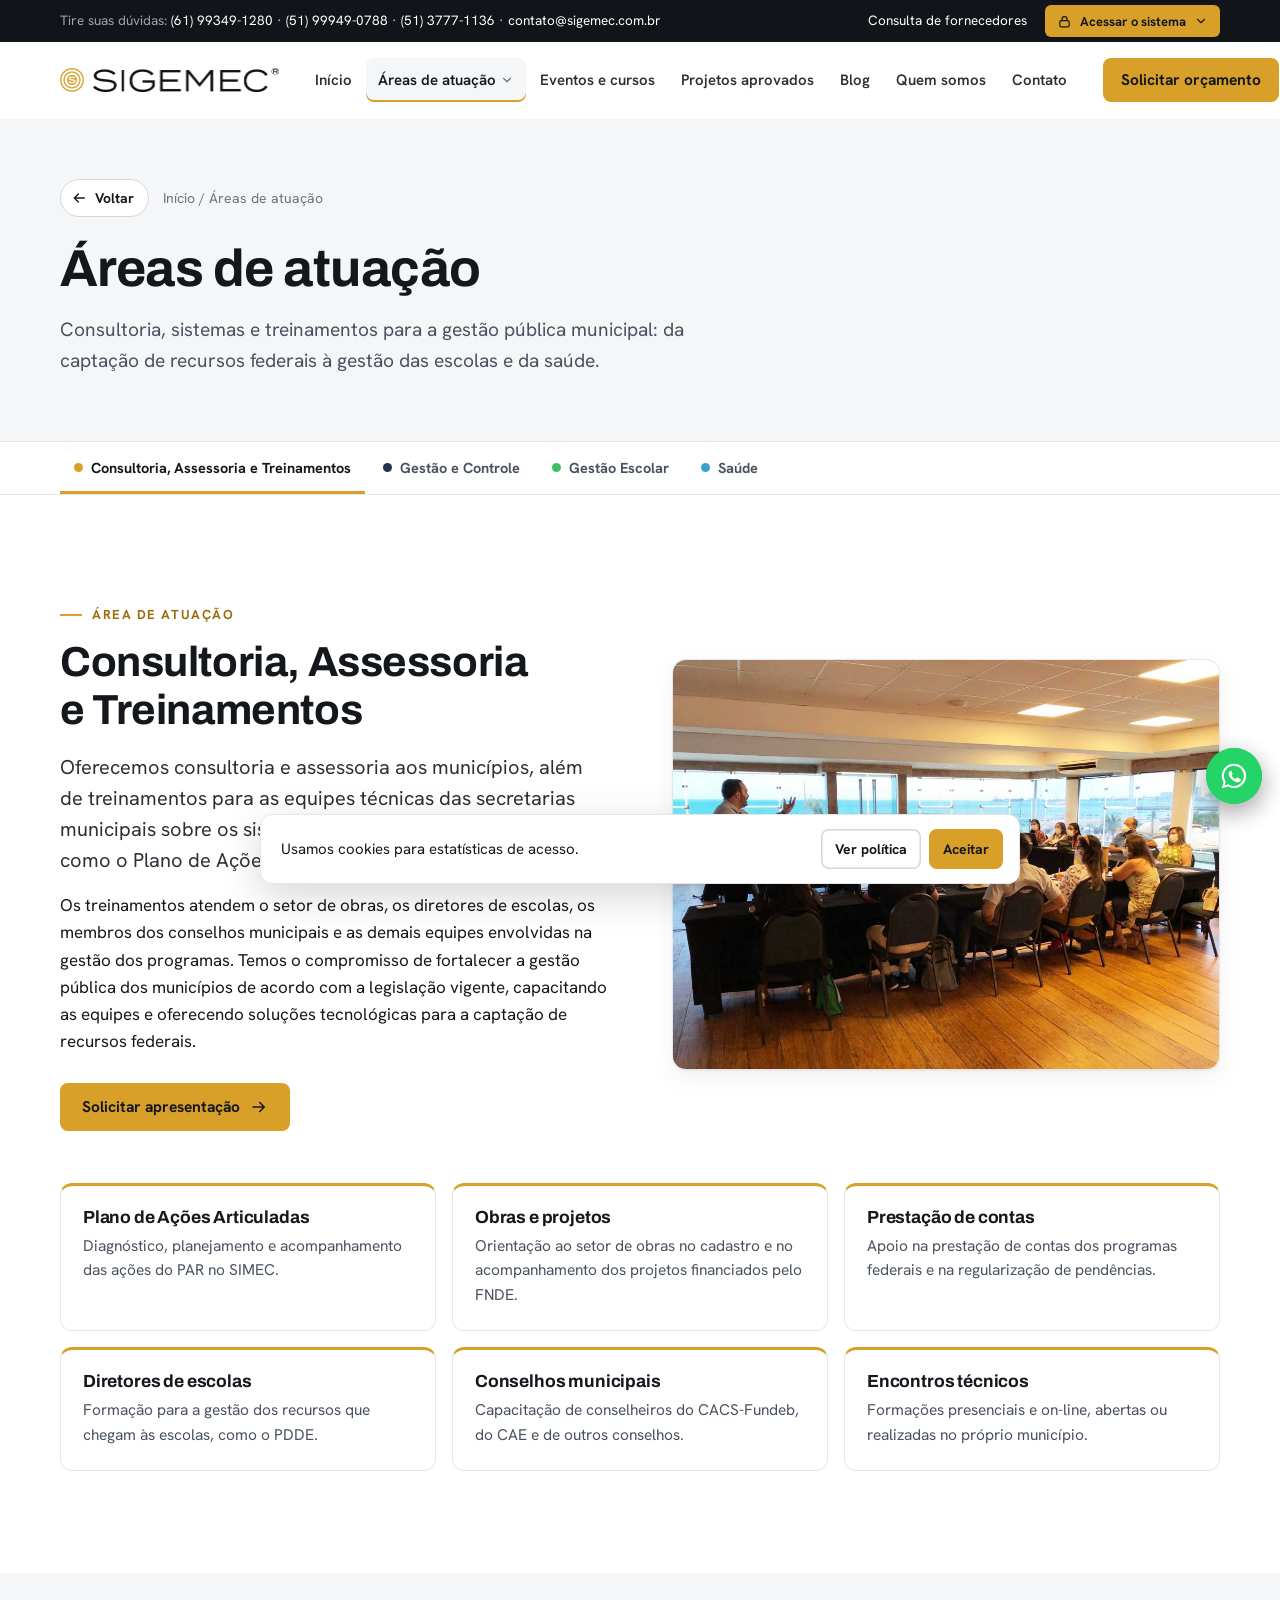
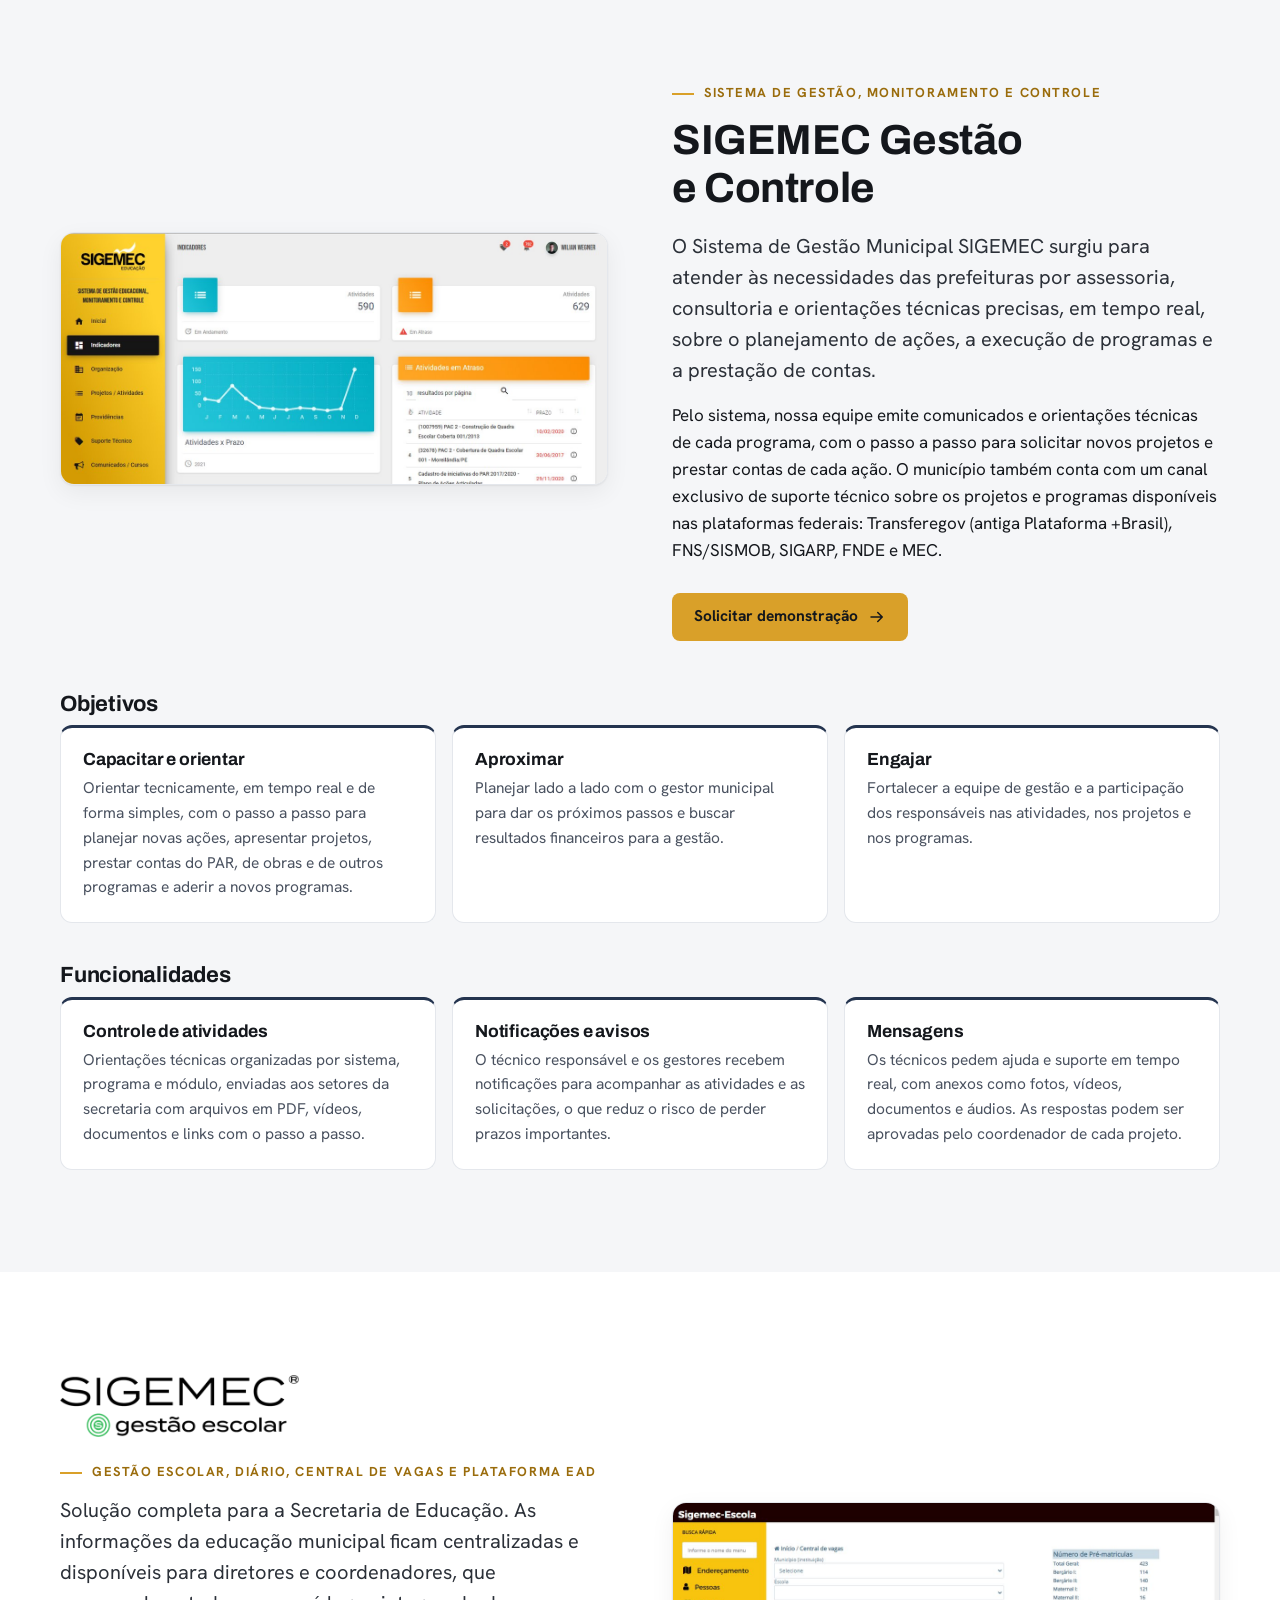
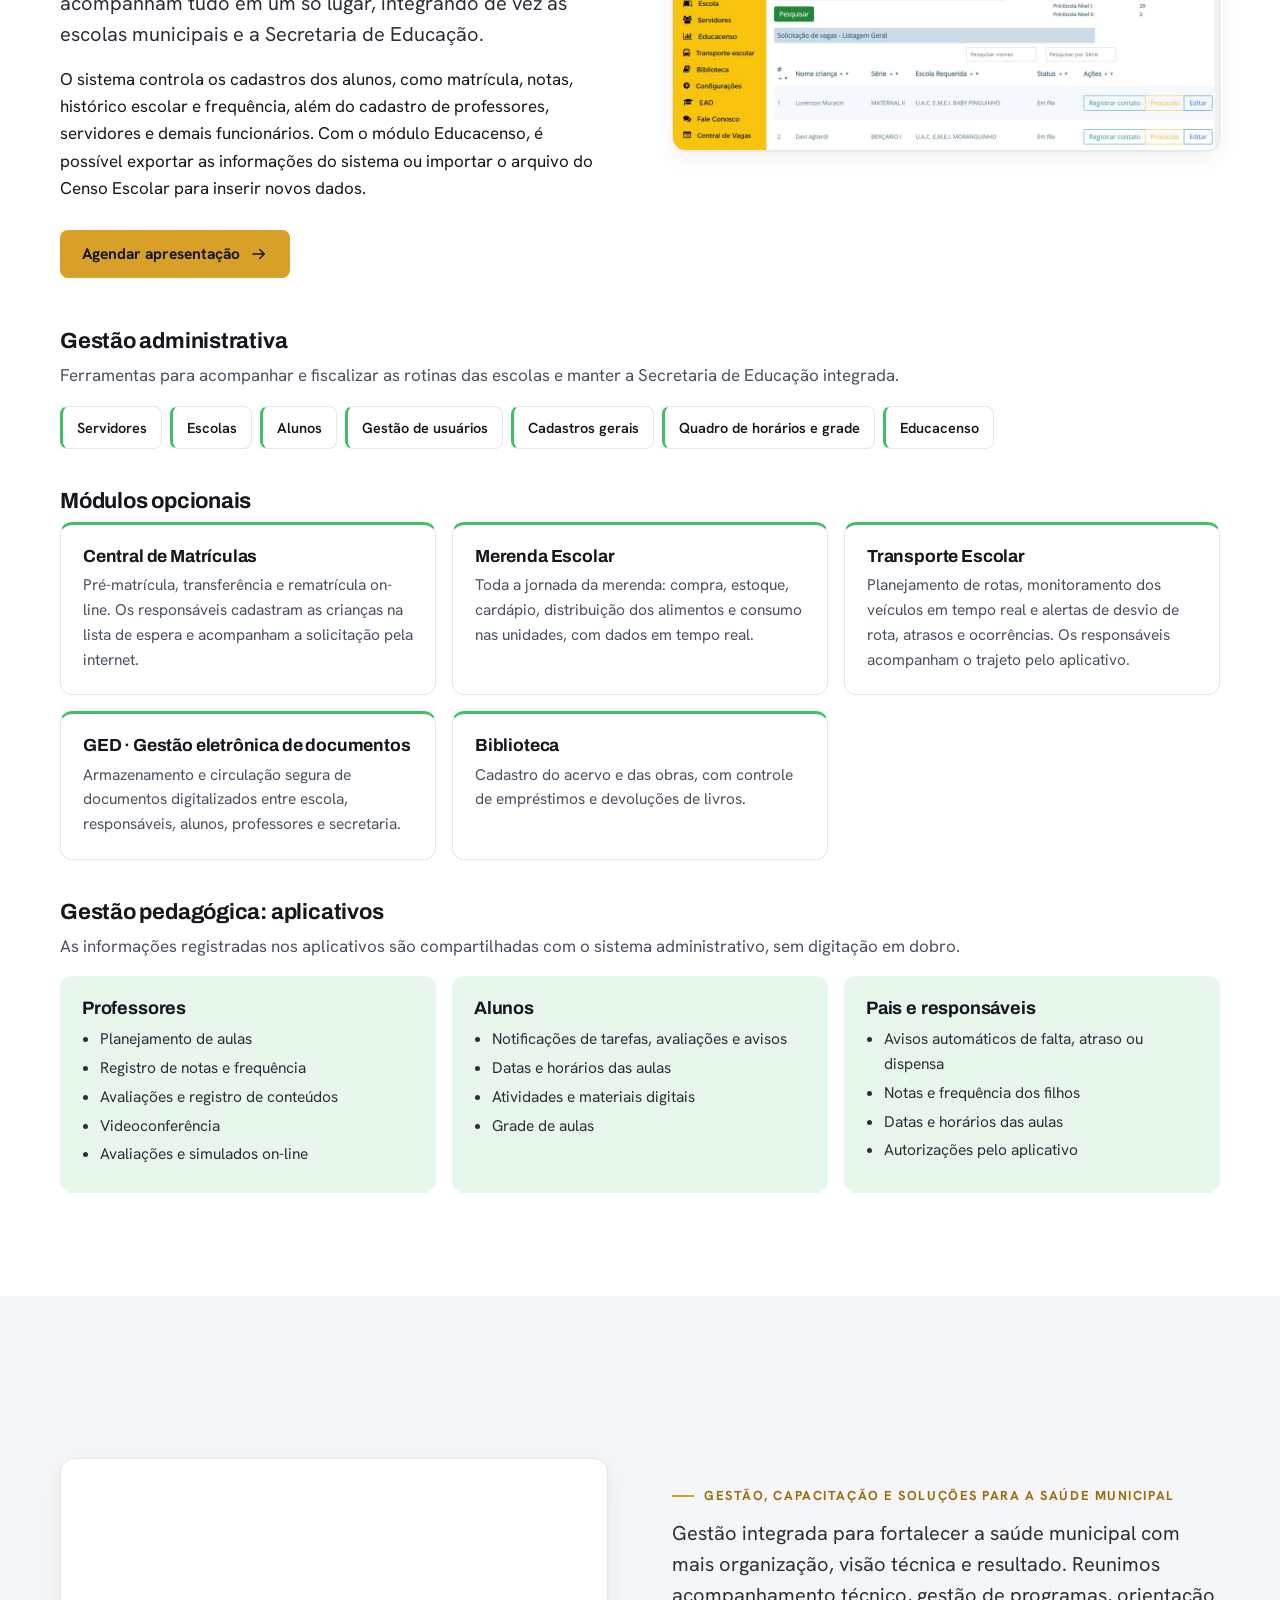
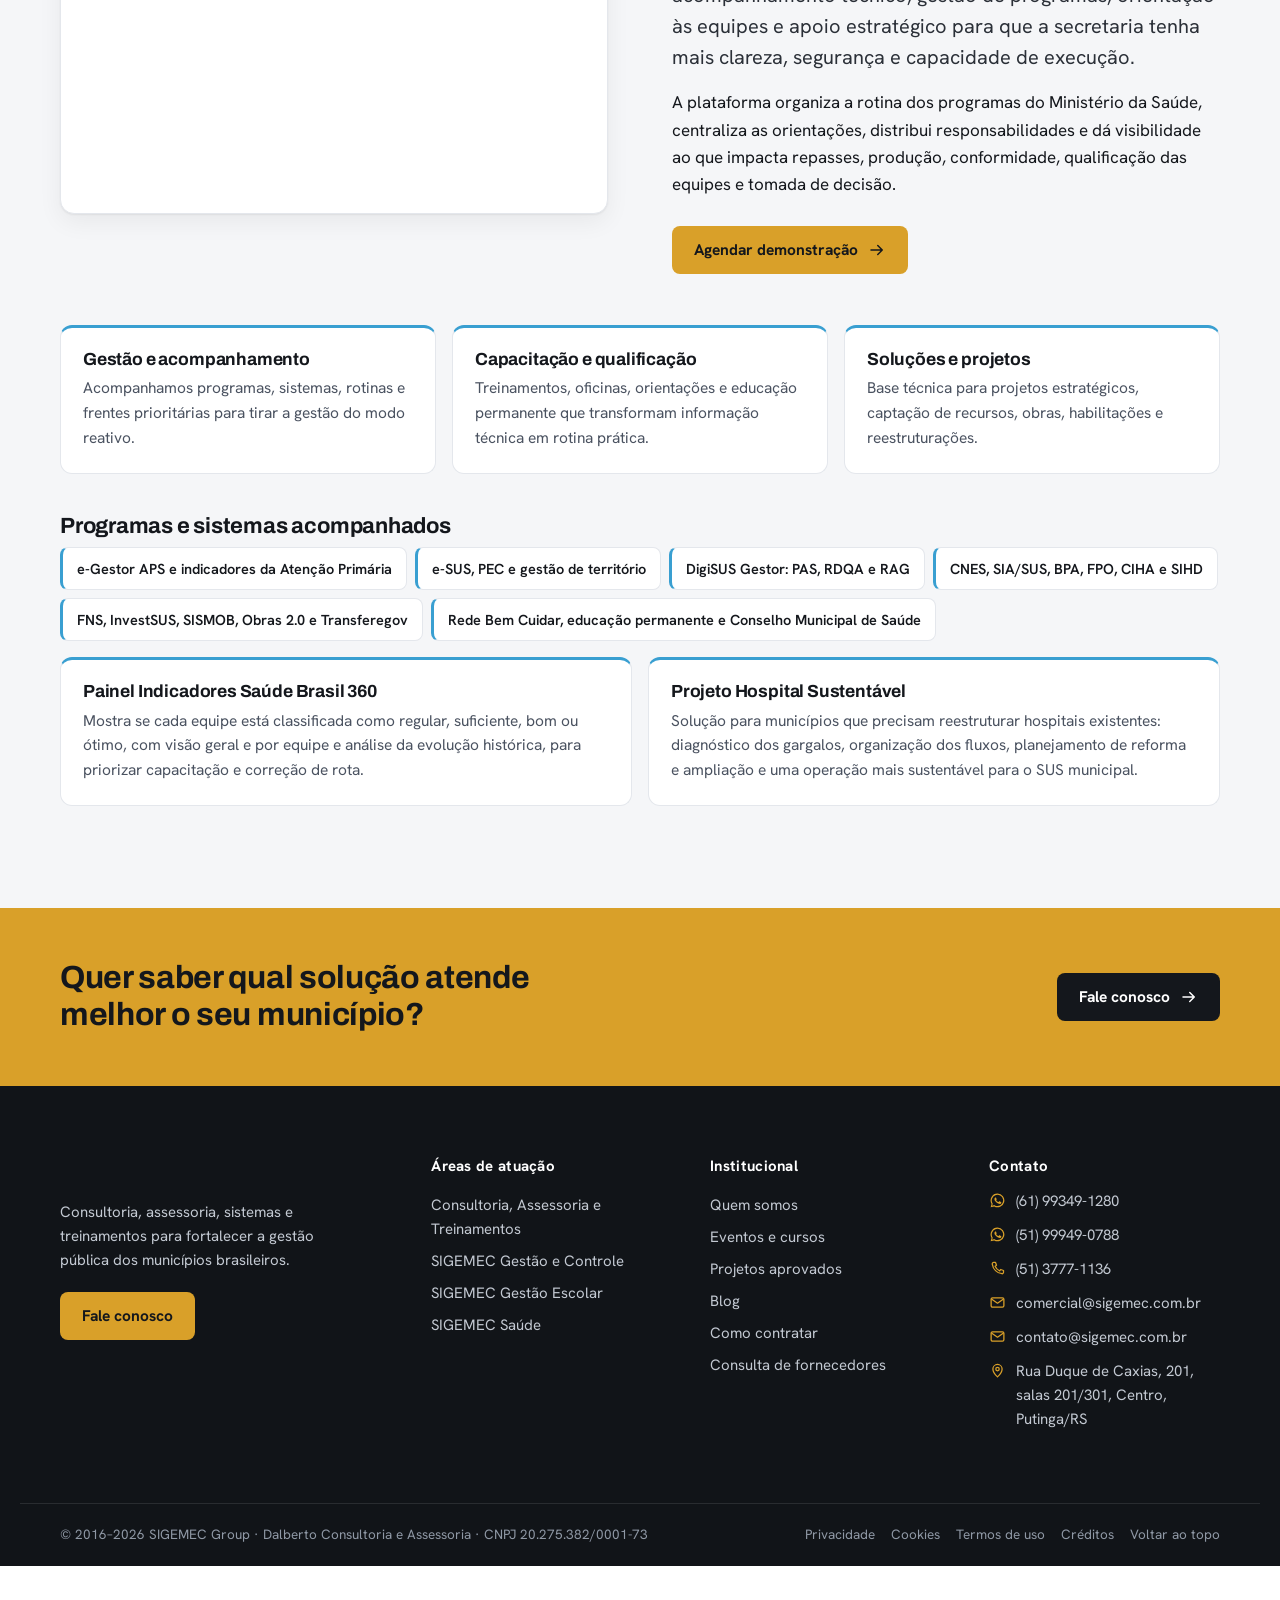
<file: modulos.html>
<!doctype html>
<html lang="pt-BR"><head><meta charset="utf-8"><meta name="robots" content="noindex">
<meta http-equiv="refresh" content="0; url=areas-de-atuacao.html"><link rel="canonical" href="areas-de-atuacao.html"><title>SIGEMEC</title></head>
<body><p><a href="areas-de-atuacao.html">Esta página mudou de endereço. Continuar</a></p></body></html>
</file>
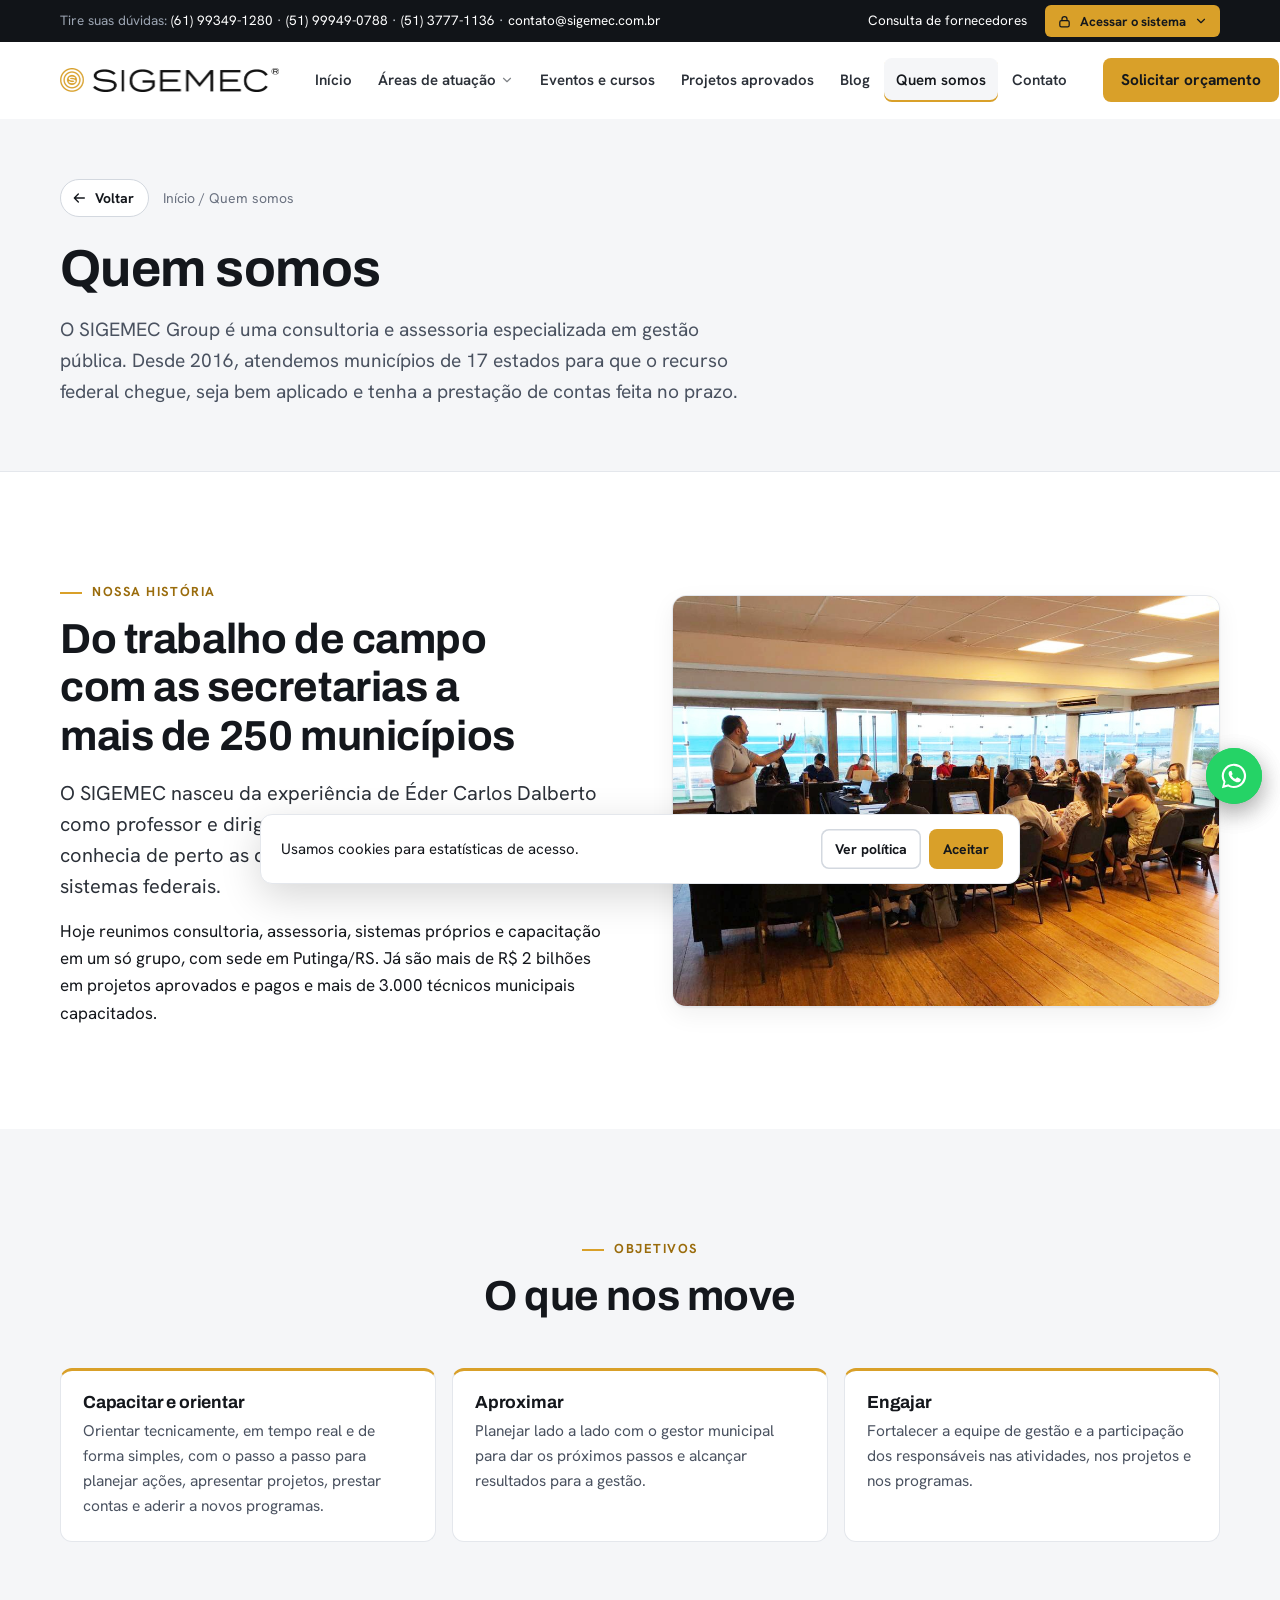
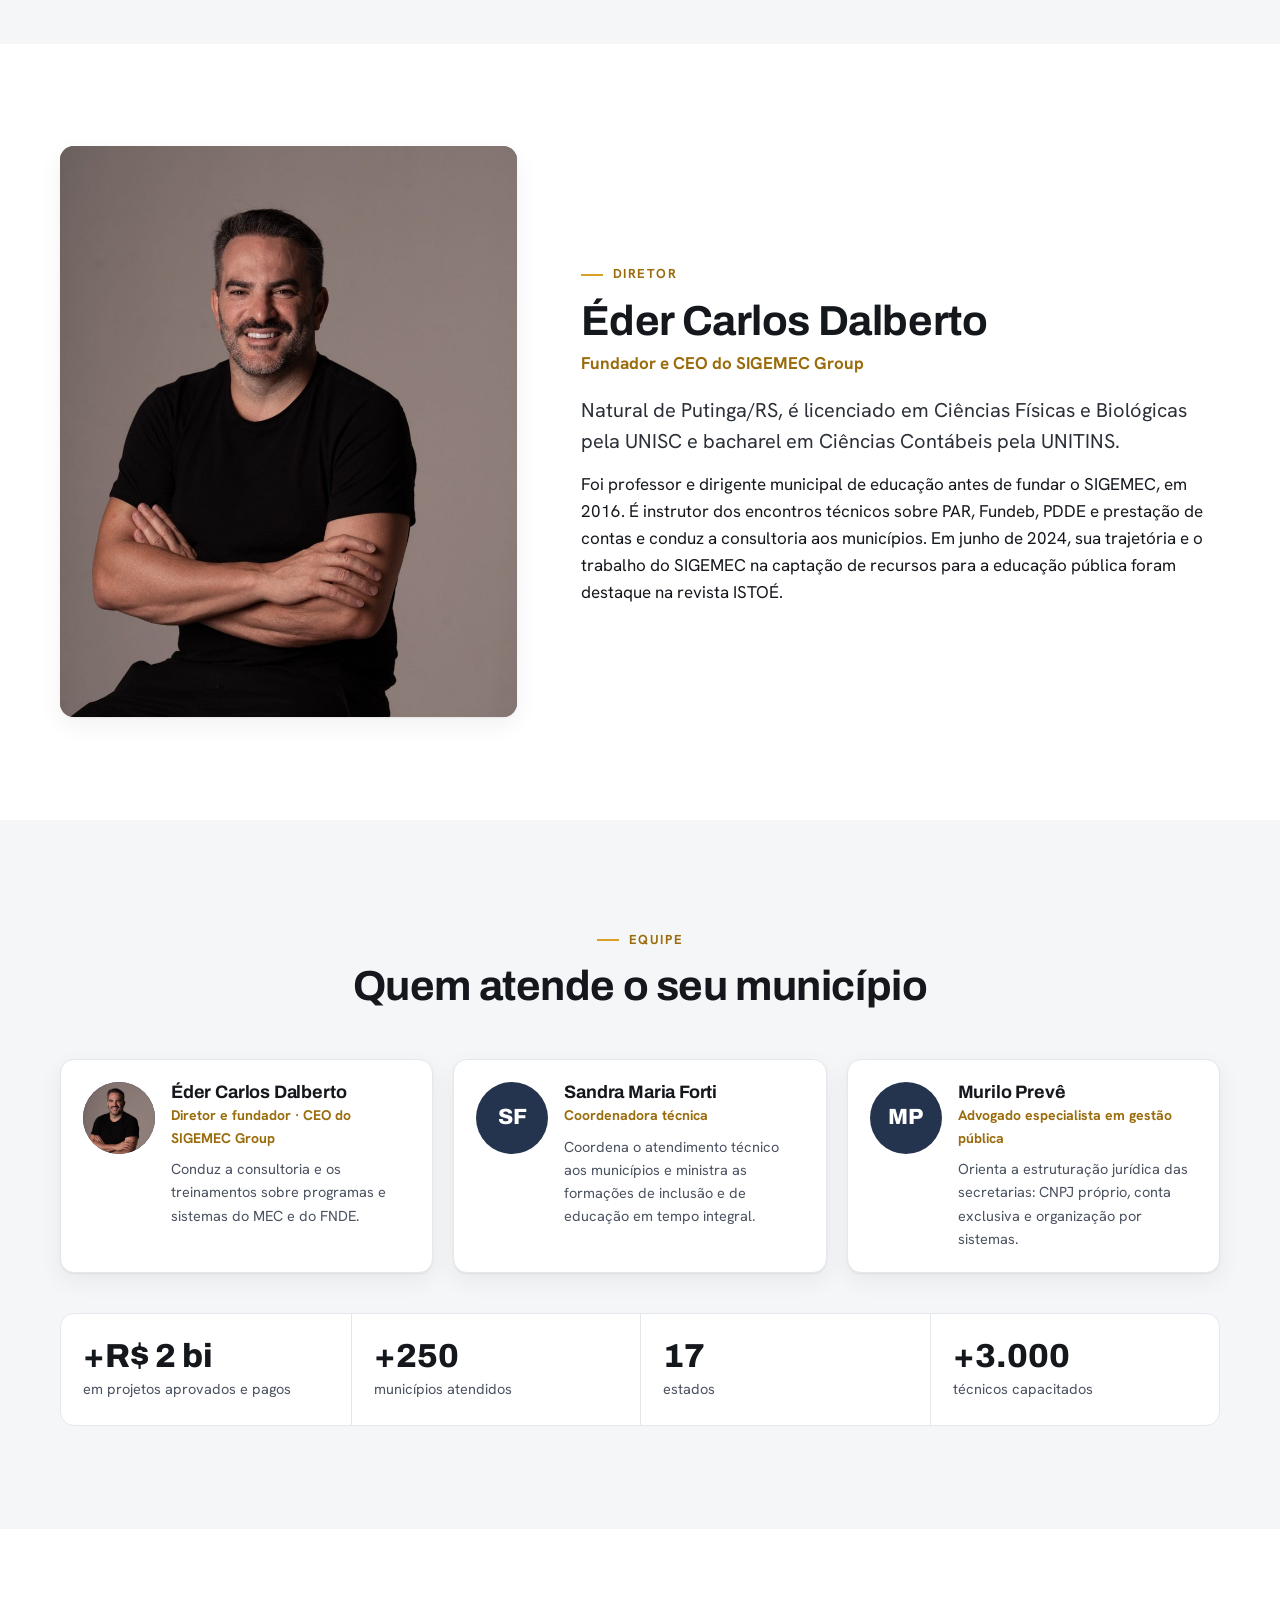
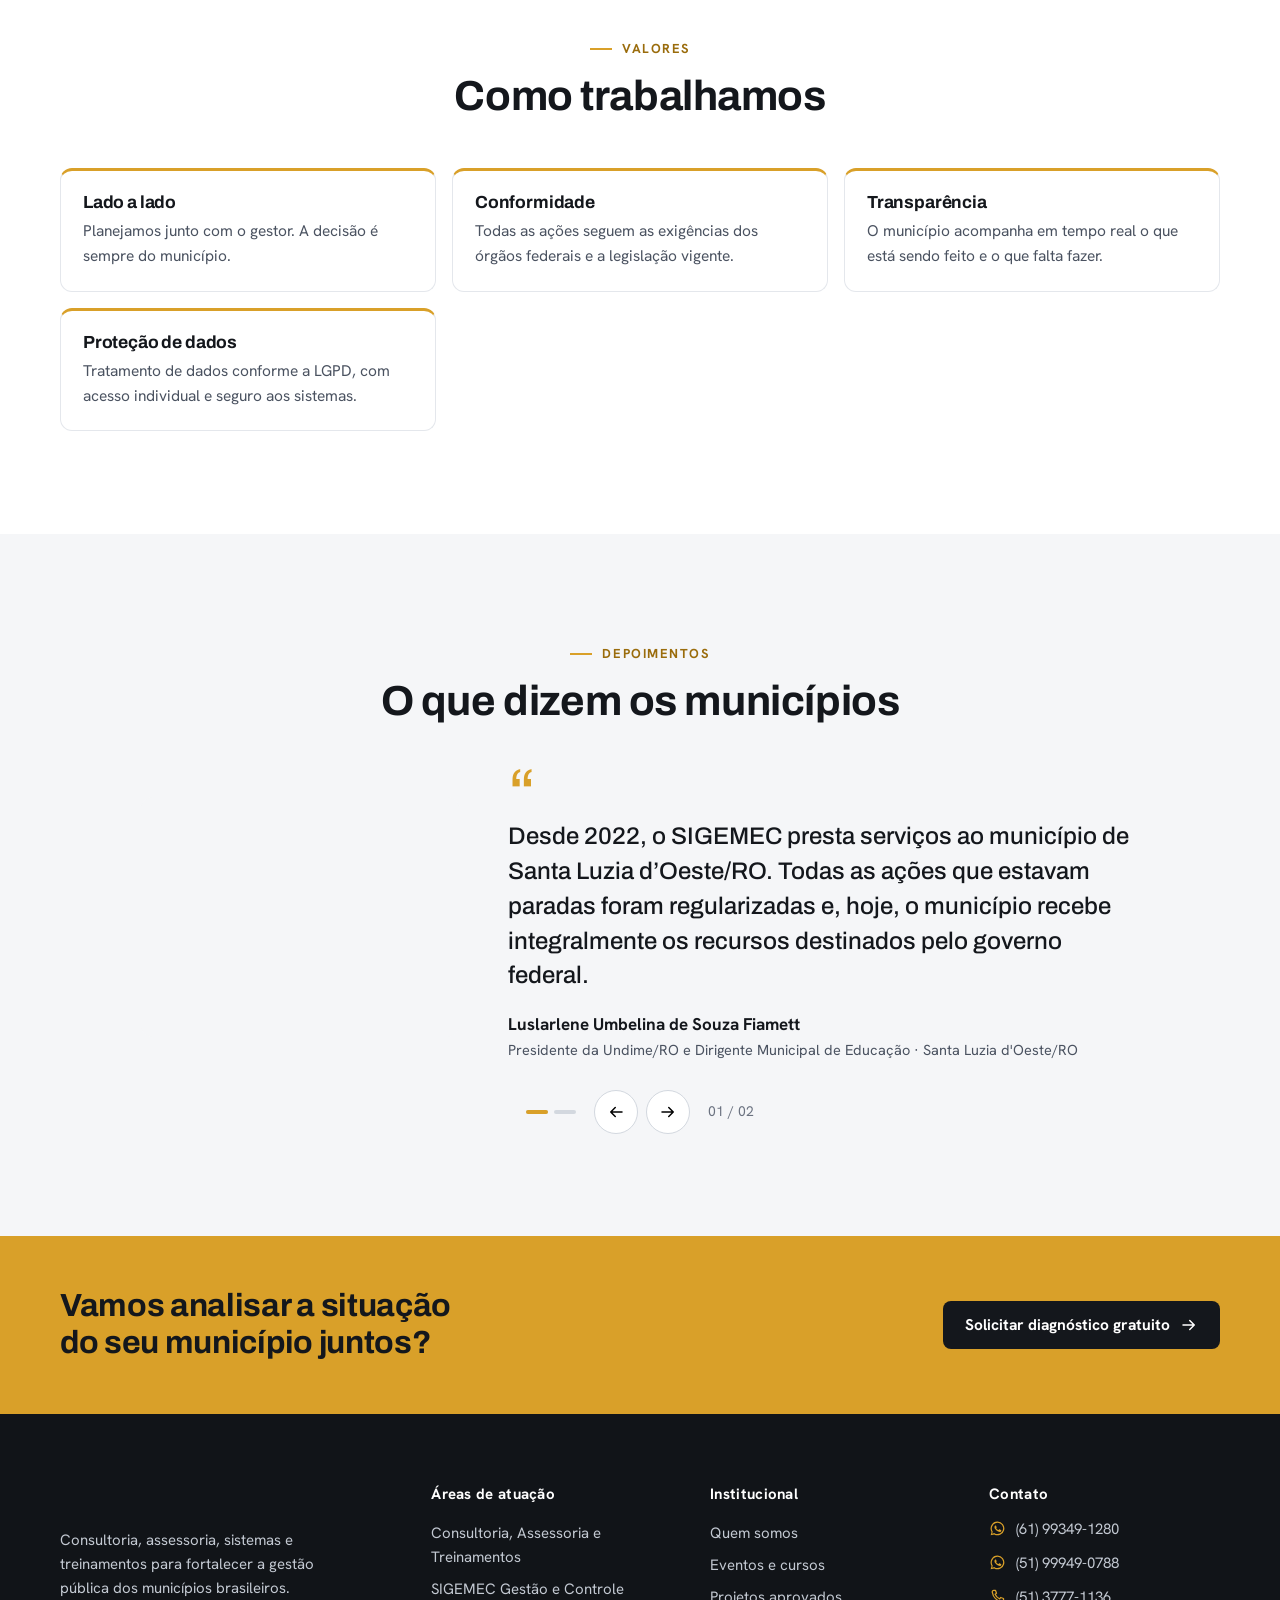
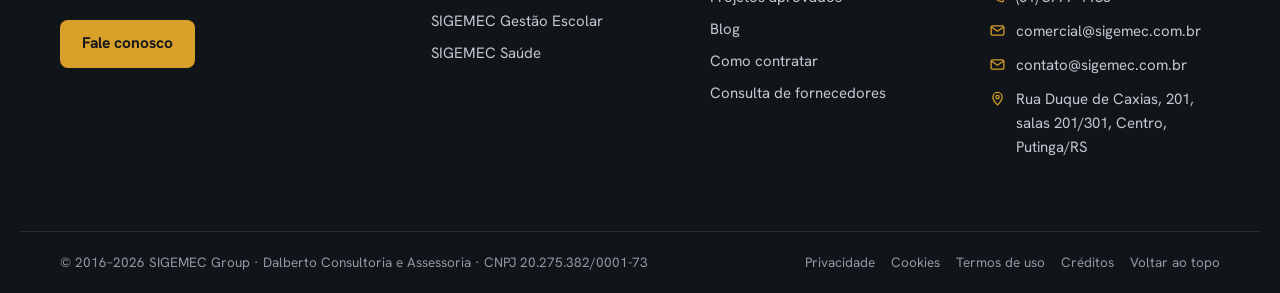
<file: quem-somos.html>
<!doctype html>
<html lang="pt-BR">
<head>
<meta charset="utf-8">
<meta name="robots" content="noindex, nofollow">
<meta name="viewport" content="width=device-width, initial-scale=1, viewport-fit=cover">
<title>Quem somos · SIGEMEC</title>
<meta http-equiv="Content-Security-Policy" content="default-src 'self'; script-src 'self'; style-src 'self'; style-src-attr 'unsafe-inline'; font-src 'self'; img-src 'self' data: https://img.youtube.com; frame-src https://www.youtube-nocookie.com; connect-src 'self' https://formspree.io; form-action 'self' mailto:; base-uri 'self'; object-src 'none'; upgrade-insecure-requests">
<meta name="referrer" content="strict-origin-when-cross-origin">
<meta name="description" content="Conheça o SIGEMEC Group, o diretor Éder Carlos Dalberto e a equipe que atende municípios em 17 estados.">
<meta name="theme-color" content="#ffffff">
<meta property="og:title" content="Quem somos · SIGEMEC">
<meta property="og:description" content="Conheça o SIGEMEC Group, o diretor Éder Carlos Dalberto e a equipe que atende municípios em 17 estados.">
<meta property="og:type" content="website">
<meta property="og:locale" content="pt_BR">
<meta property="og:image" content="assets/img/consultoria-reuniao.jpg">
<link rel="icon" href="assets/img/simbolo-64.png" type="image/png">
<link rel="apple-touch-icon" href="assets/img/simbolo-128.png">
<link rel="preload" href="assets/fonts/HankenGrotesk-325f4213.woff2" as="font" type="font/woff2" crossorigin>
<link rel="stylesheet" href="assets/fonts.css?v=cfb75adc">
<link rel="stylesheet" href="assets/site.css?v=c24bb777">
</head>
<body data-page="sobre">
<svg width="0" height="0" style="position:absolute" aria-hidden="true"><defs>
<symbol id="i-arr" viewBox="0 0 24 24"><path d="M4 12h15M13 6l6 6-6 6" fill="none" stroke="currentColor" stroke-width="2" stroke-linecap="round" stroke-linejoin="round"/></symbol>
<symbol id="i-back" viewBox="0 0 24 24"><path d="M20 12H5M11 6l-6 6 6 6" fill="none" stroke="currentColor" stroke-width="2" stroke-linecap="round" stroke-linejoin="round"/></symbol>
<symbol id="i-chev" viewBox="0 0 24 24"><path d="M6 9l6 6 6-6" fill="none" stroke="currentColor" stroke-width="2" stroke-linecap="round" stroke-linejoin="round"/></symbol>
<symbol id="i-wa" viewBox="0 0 24 24"><path d="M12 2.2A9.7 9.7 0 0 0 3.6 16.8L2.3 21.7l5-1.3A9.7 9.7 0 1 0 12 2.2zm0 17.7c-1.5 0-3-.4-4.2-1.2l-.3-.2-3 .8.8-2.9-.2-.3A8 8 0 1 1 12 19.9zm4.4-6c-.2-.1-1.4-.7-1.6-.8-.2-.1-.4-.1-.5.1l-.8.9c-.1.2-.3.2-.5.1-.7-.3-1.9-.9-2.8-2.5-.2-.4.2-.4.6-1.2.1-.2 0-.3 0-.4l-.7-1.8c-.2-.5-.4-.4-.5-.4h-.5c-.2 0-.4.1-.6.3-.2.2-.8.8-.8 2s.8 2.3 1 2.5c.1.2 1.7 2.6 4.1 3.6 1.5.7 2.1.7 2.9.6.5-.1 1.4-.6 1.6-1.1.2-.6.2-1 .1-1.1 0-.2-.2-.2-.4-.3z" fill="currentColor"/></symbol>
<symbol id="i-phone" viewBox="0 0 24 24"><path d="M6.6 3.5h2.6l1.4 4-2 1.4a12 12 0 0 0 6.5 6.5l1.4-2 4 1.4v2.6a2 2 0 0 1-2.2 2A16.5 16.5 0 0 1 4.6 5.7a2 2 0 0 1 2-2.2z" fill="none" stroke="currentColor" stroke-width="1.8" stroke-linejoin="round"/></symbol>
<symbol id="i-mail" viewBox="0 0 24 24"><rect x="3" y="5.5" width="18" height="13" rx="2" fill="none" stroke="currentColor" stroke-width="1.8"/><path d="M3.5 7l8.5 6 8.5-6" fill="none" stroke="currentColor" stroke-width="1.8" stroke-linejoin="round"/></symbol>
<symbol id="i-pin" viewBox="0 0 24 24"><path d="M12 21s-6.5-5.6-6.5-11a6.5 6.5 0 0 1 13 0c0 5.4-6.5 11-6.5 11z" fill="none" stroke="currentColor" stroke-width="1.8"/><circle cx="12" cy="10" r="2.4" fill="none" stroke="currentColor" stroke-width="1.8"/></symbol>
<symbol id="i-cal" viewBox="0 0 24 24"><rect x="3.5" y="5" width="17" height="15" rx="2" fill="none" stroke="currentColor" stroke-width="1.8"/><path d="M3.5 10h17M8 3v4M16 3v4" fill="none" stroke="currentColor" stroke-width="1.8" stroke-linecap="round"/></symbol>
<symbol id="i-play" viewBox="0 0 24 24"><path d="M8 5.5v13l11-6.5z" fill="currentColor"/></symbol>
<symbol id="i-ext" viewBox="0 0 24 24"><path d="M7 17 17 7M9 7h8v8" fill="none" stroke="currentColor" stroke-width="2.2" stroke-linecap="round" stroke-linejoin="round"/></symbol>
<symbol id="i-lock" viewBox="0 0 24 24"><rect x="4.5" y="10.5" width="15" height="10" rx="2.5" fill="none" stroke="currentColor" stroke-width="2"/><path d="M8 10.5V8a4 4 0 0 1 8 0v2.5" fill="none" stroke="currentColor" stroke-width="2" stroke-linecap="round"/></symbol>
<symbol id="i-x" viewBox="0 0 24 24"><path d="M6 6l12 12M18 6 6 18" fill="none" stroke="currentColor" stroke-width="2.2" stroke-linecap="round"/></symbol>
<symbol id="i-ok" viewBox="0 0 24 24"><path d="M5 12.5l4.5 4.5L19 7.5" fill="none" stroke="currentColor" stroke-width="2.6" stroke-linecap="round" stroke-linejoin="round"/></symbol>
<symbol id="i-warn" viewBox="0 0 24 24"><path d="M12 8v5M12 16.5v.5" fill="none" stroke="currentColor" stroke-width="2.6" stroke-linecap="round"/></symbol>
<symbol id="i-late" viewBox="0 0 24 24"><path d="M8 8l8 8M16 8l-8 8" fill="none" stroke="currentColor" stroke-width="2.6" stroke-linecap="round"/></symbol>
</defs></svg>
<div class="topbar"><div class="wrap topbar-in">
  <p class="tb-ct"><span>Tire suas dúvidas:</span> <a href="https://wa.me/5561993491280" target="_blank" rel="noopener noreferrer">(61) 99349-1280</a> · <a href="https://wa.me/5551999490788" target="_blank" rel="noopener noreferrer">(51) 99949-0788</a> · <a href="tel:+555137771136">(51) 3777-1136</a> · <a href="mailto:contato@sigemec.com.br">contato@sigemec.com.br</a></p>
  <div class="tb-act">
    <a href="https://melhoresfornecedoresdobrasil.sigemec.com.br/" target="_blank" rel="noopener noreferrer">Consulta de fornecedores</a>
    <div class="acc">
      <button type="button" class="acc-btn" id="accBtn" aria-expanded="false" aria-controls="accMenu" aria-haspopup="true"><svg class="acc-ic"><use href="#i-lock"/></svg><span>Acessar o sistema</span><svg class="chev"><use href="#i-chev"/></svg></button>
      <div class="acc-menu" id="accMenu" hidden><p class="acc-h">Escolha o sistema contratado</p><a href="https://aplicativoescolar.net/" target="_blank" rel="noopener noreferrer">SIGEMEC Gestão Escolar <svg class="ext"><use href="#i-ext"/></svg></a><a href="https://app.sigemec.com.br/" target="_blank" rel="noopener noreferrer">SIGEMEC Gestão e Controle <svg class="ext"><use href="#i-ext"/></svg></a><a href="https://app.sigemec.com.br/" target="_blank" rel="noopener noreferrer">SIGEMEC Saúde <svg class="ext"><use href="#i-ext"/></svg></a><a href="https://dev.aplicativoescolar.net/" target="_blank" rel="noopener noreferrer">Ambiente demonstrativo <svg class="ext"><use href="#i-ext"/></svg></a></div>
    </div>
  </div>
</div></div>
<header class="nav" id="nav"><div class="wrap nav-in">
  <a class="brand" href="index.html" aria-label="SIGEMEC Group, página inicial"><img src="assets/img/logo-sigemec.png" alt="SIGEMEC" width="219" height="24"></a>
  <ul class="menu"><li><a href="index.html">Início</a></li><li class="has-sub"><a href="areas-de-atuacao.html">Áreas de atuação<svg class="chev"><use href="#i-chev"/></svg></a><div class="sub"><a href="areas-de-atuacao.html#consultoria">Consultoria, Assessoria e Treinamentos</a><a href="areas-de-atuacao.html#gestao-controle">SIGEMEC Gestão e Controle</a><a href="areas-de-atuacao.html#gestao-escolar">SIGEMEC Gestão Escolar</a><a href="areas-de-atuacao.html#saude">SIGEMEC Saúde</a></div></li><li><a href="eventos.html">Eventos e cursos</a></li><li><a href="index.html#projetos">Projetos aprovados</a></li><li><a href="blog.html">Blog</a></li><li><a href="quem-somos.html" aria-current="page">Quem somos</a></li><li><a href="index.html#contato">Contato</a></li></ul>
  <a class="btn btn-gold nav-cta" href="index.html#contato" data-tipo="Proposta comercial">Solicitar orçamento</a>
  <button type="button" class="menu-btn" id="menuBtn" aria-label="Abrir menu" aria-expanded="false" aria-controls="sheet"><span></span></button>
</div></header>
<nav class="sheet" id="sheet" aria-label="Menu"><a href="index.html">Início</a><a href="areas-de-atuacao.html">Áreas de atuação</a><a class="sheet-sub" href="areas-de-atuacao.html#consultoria">Consultoria, Assessoria e Treinamentos</a><a class="sheet-sub" href="areas-de-atuacao.html#gestao-controle">SIGEMEC Gestão e Controle</a><a class="sheet-sub" href="areas-de-atuacao.html#gestao-escolar">SIGEMEC Gestão Escolar</a><a class="sheet-sub" href="areas-de-atuacao.html#saude">SIGEMEC Saúde</a><a href="eventos.html">Eventos e cursos</a><a href="index.html#projetos">Projetos aprovados</a><a href="blog.html">Blog</a><a href="quem-somos.html" aria-current="page">Quem somos</a><a href="index.html#contato">Contato</a><div class="sheet-acc"><span>Acessar o sistema</span><a href="https://aplicativoescolar.net/" target="_blank" rel="noopener noreferrer">SIGEMEC Gestão Escolar</a><a href="https://app.sigemec.com.br/" target="_blank" rel="noopener noreferrer">SIGEMEC Gestão e Controle</a><a href="https://app.sigemec.com.br/" target="_blank" rel="noopener noreferrer">SIGEMEC Saúde</a><a href="https://dev.aplicativoescolar.net/" target="_blank" rel="noopener noreferrer">Ambiente demonstrativo</a></div><a class="btn btn-gold" href="index.html#contato" data-tipo="Proposta comercial">Solicitar orçamento</a></nav>
<main id="topo">
<section class="phero">
  <div class="wrap">
    <div class="crumb"><a class="back-link" href="index.html" data-back><svg><use href="#i-back"/></svg>Voltar</a><span class="crumb-path"><a href="index.html">Início</a> / Quem somos</span></div>
    <h1>Quem somos</h1>
    <p class="lede">O SIGEMEC Group é uma consultoria e assessoria especializada em gestão pública. Desde 2016, atendemos municípios de <span data-ind="estados">17</span> estados para que o recurso federal chegue, seja bem aplicado e tenha a prestação de contas feita no prazo.</p>
  </div>
</section>

<section class="sec">
  <div class="wrap split">
    <div>
      <p class="eyebrow">Nossa história</p>
      <h2>Do trabalho de campo com as secretarias a mais de 250 municípios</h2>
      <p class="lead">O SIGEMEC nasceu da experiência de Éder Carlos Dalberto como professor e dirigente municipal de educação, que conhecia de perto as dificuldades das prefeituras com os sistemas federais.</p>
      <p>Hoje reunimos consultoria, assessoria, sistemas próprios e capacitação em um só grupo, com sede em Putinga/RS. Já são mais de R$ 2 bilhões em projetos aprovados e pagos e mais de 3.000 técnicos municipais capacitados.</p>
    </div>
    <figure class="shot"><img src="assets/img/p1.jpg" alt="Encontro técnico do SIGEMEC com servidores municipais" loading="lazy"></figure>
  </div>
</section>

<section class="sec bg-soft">
  <div class="wrap">
    <div class="sec-head center"><p class="eyebrow">Objetivos</p><h2>O que nos move</h2></div>
    <div class="feat feat-3">
      <div><h3>Capacitar e orientar</h3><p>Orientar tecnicamente, em tempo real e de forma simples, com o passo a passo para planejar ações, apresentar projetos, prestar contas e aderir a novos programas.</p></div>
      <div><h3>Aproximar</h3><p>Planejar lado a lado com o gestor municipal para dar os próximos passos e alcançar resultados para a gestão.</p></div>
      <div><h3>Engajar</h3><p>Fortalecer a equipe de gestão e a participação dos responsáveis nas atividades, nos projetos e nos programas.</p></div>
    </div>
  </div>
</section>

<section class="sec">
  <div class="wrap diretor">
    <figure class="diretor-foto"><img src="assets/img/eder-carlos-dalberto.jpg" alt="Éder Carlos Dalberto, diretor do SIGEMEC Group" loading="lazy" width="820" height="1231"></figure>
    <div>
      <p class="eyebrow">Diretor</p>
      <h2>Éder Carlos Dalberto</h2>
      <p class="cargo">Fundador e CEO do SIGEMEC Group</p>
      <p class="lead">Natural de Putinga/RS, é licenciado em Ciências Físicas e Biológicas pela UNISC e bacharel em Ciências Contábeis pela UNITINS.</p>
      <p>Foi professor e dirigente municipal de educação antes de fundar o SIGEMEC, em 2016. É instrutor dos encontros técnicos sobre PAR, Fundeb, PDDE e prestação de contas e conduz a consultoria aos municípios. Em junho de 2024, sua trajetória e o trabalho do SIGEMEC na captação de recursos para a educação pública foram destaque na revista ISTOÉ.</p>
    </div>
  </div>
</section>

<section class="sec bg-soft" id="equipe">
  <div class="wrap">
    <div class="sec-head center"><p class="eyebrow">Equipe</p><h2>Quem atende o seu município</h2></div>
    <div class="equipe"><article class="pessoa"><div class="pessoa-foto"><img src="assets/img/eder-carlos-dalberto.jpg" alt="Éder Carlos Dalberto" loading="lazy" width="96" height="96"></div><div><h3>Éder Carlos Dalberto</h3><p class="cargo">Diretor e fundador · CEO do SIGEMEC Group</p><p>Conduz a consultoria e os treinamentos sobre programas e sistemas do MEC e do FNDE.</p></div></article><article class="pessoa"><div class="pessoa-foto"><span aria-hidden="true">SF</span></div><div><h3>Sandra Maria Forti</h3><p class="cargo">Coordenadora técnica</p><p>Coordena o atendimento técnico aos municípios e ministra as formações de inclusão e de educação em tempo integral.</p></div></article><article class="pessoa"><div class="pessoa-foto"><span aria-hidden="true">MP</span></div><div><h3>Murilo Prevê</h3><p class="cargo">Advogado especialista em gestão pública</p><p>Orienta a estruturação jurídica das secretarias: CNPJ próprio, conta exclusiva e organização por sistemas.</p></div></article></div>
    <div class="stats stats-in">
      <div class="stat"><b>+R$&nbsp;<span data-ind="recursos" data-count="2">2</span>&nbsp;bi</b><span>em projetos aprovados e pagos</span></div>
      <div class="stat"><b>+<span data-ind="municipios" data-count="250">250</span></b><span>municípios atendidos</span></div>
      <div class="stat"><b><span data-ind="estados" data-count="17">17</span></b><span>estados</span></div>
      <div class="stat"><b>+<span data-ind="tecnicos" data-count="3000">3.000</span></b><span>técnicos capacitados</span></div>
    </div>
  </div>
</section>

<section class="sec">
  <div class="wrap">
    <div class="sec-head center"><p class="eyebrow">Valores</p><h2>Como trabalhamos</h2></div>
    <div class="feat">
      <div><h3>Lado a lado</h3><p>Planejamos junto com o gestor. A decisão é sempre do município.</p></div>
      <div><h3>Conformidade</h3><p>Todas as ações seguem as exigências dos órgãos federais e a legislação vigente.</p></div>
      <div><h3>Transparência</h3><p>O município acompanha em tempo real o que está sendo feito e o que falta fazer.</p></div>
      <div><h3>Proteção de dados</h3><p>Tratamento de dados conforme a LGPD, com acesso individual e seguro aos sistemas.</p></div>
    </div>
  </div>
</section>

<section class="quotes sec bg-soft" aria-label="Depoimentos">
  <div class="wrap">
    <div class="sec-head center"><p class="eyebrow">Depoimentos</p><h2>O que dizem os municípios</h2></div>
    <div class="q-wrap">
      <div class="q-stage" id="qStage"><figure class="q is-active"><div class="q-pic sym"><img src="assets/img/pref/santa-luzia.jpg" alt="Brasão de Santa Luzia d&#x27;Oeste/RO" loading="lazy" decoding="async" width="640" height="427"><figcaption class="q-cred"><b>Brasão de Santa Luzia d&#x27;Oeste/RO</b><span>Brasão municipal · domínio público</span></figcaption></div><div class="q-txt"><blockquote>Desde 2022, o SIGEMEC presta serviços ao município de Santa Luzia d’Oeste/RO. Todas as ações que estavam paradas foram regularizadas e, hoje, o município recebe integralmente os recursos destinados pelo governo federal.</blockquote><div class="q-who"><b>Luslarlene Umbelina de Souza Fiamett</b><span>Presidente da Undime/RO e Dirigente Municipal de Educação · Santa Luzia d&#x27;Oeste/RO</span></div></div></figure><figure class="q"><div class="q-pic"><img src="assets/img/pref/cachoeirinha.jpg" alt="Estação Experimental do Arroz, Cachoeirinha/RS" loading="lazy" decoding="async" width="640" height="427"><figcaption class="q-cred"><b>Estação Experimental do Arroz, Cachoeirinha/RS</b><span>Foto: André Regius · CC BY-SA 3.0</span></figcaption></div><div class="q-txt"><blockquote>Após a contratação da empresa Sigemec, conseguimos regularizar várias pendências dentro do SIMEC, o que trouxe grande benefício para o nosso município e recursos que nos permitiram qualificar a nossa educação municipal.</blockquote><div class="q-who"><b>Isabel Fonseca</b><span>Secretária de Educação · Cachoeirinha/RS</span></div></div></figure></div>
      <div class="q-nav">
        <div class="q-dots" id="qDots"></div>
        <div class="q-btns">
          <button type="button" id="qPrev" aria-label="Depoimento anterior"><svg><use href="#i-back"/></svg></button>
          <button type="button" id="qNext" aria-label="Próximo depoimento"><svg><use href="#i-arr"/></svg></button>
        </div>
        <span class="q-count" id="qCount">01 / 02</span>
      </div>
    </div>
  </div>
</section>

<section class="cta-band">
  <div class="wrap cta-in">
    <h2>Vamos analisar a situação do seu município juntos?</h2>
    <a class="btn btn-dark" href="index.html#contato">Solicitar diagnóstico gratuito <svg class="arr"><use href="#i-arr"/></svg></a>
  </div>
</section>

</main>
<footer class="ft">
  <div class="wrap ft-top">
    <div class="ft-brand">
      <img src="assets/img/logo-sigemec-branco.png" alt="SIGEMEC" width="219" height="24" loading="lazy">
      <p>Consultoria, assessoria, sistemas e treinamentos para fortalecer a gestão pública dos municípios brasileiros.</p>
      <a class="btn btn-gold" href="index.html#contato">Fale conosco</a>
    </div>
    <div><h4>Áreas de atuação</h4><a href="areas-de-atuacao.html#consultoria">Consultoria, Assessoria e Treinamentos</a><a href="areas-de-atuacao.html#gestao-controle">SIGEMEC Gestão e Controle</a><a href="areas-de-atuacao.html#gestao-escolar">SIGEMEC Gestão Escolar</a><a href="areas-de-atuacao.html#saude">SIGEMEC Saúde</a></div>
    <div><h4>Institucional</h4><a href="quem-somos.html">Quem somos</a><a href="eventos.html">Eventos e cursos</a><a href="index.html#projetos">Projetos aprovados</a><a href="blog.html">Blog</a><a href="index.html#contratar">Como contratar</a><a href="https://melhoresfornecedoresdobrasil.sigemec.com.br/" target="_blank" rel="noopener noreferrer">Consulta de fornecedores</a></div>
    <div><h4>Contato</h4><ul class="ft-ct"><li><svg><use href="#i-wa"/></svg><span><a href="https://wa.me/5561993491280" target="_blank" rel="noopener noreferrer">(61) 99349-1280</a></span></li><li><svg><use href="#i-wa"/></svg><span><a href="https://wa.me/5551999490788" target="_blank" rel="noopener noreferrer">(51) 99949-0788</a></span></li><li><svg><use href="#i-phone"/></svg><span><a href="tel:+555137771136">(51) 3777-1136</a></span></li><li><svg><use href="#i-mail"/></svg><span><a href="mailto:comercial@sigemec.com.br">comercial@sigemec.com.br</a></span></li><li><svg><use href="#i-mail"/></svg><span><a href="mailto:contato@sigemec.com.br">contato@sigemec.com.br</a></span></li><li><svg><use href="#i-pin"/></svg><span>Rua Duque de Caxias, 201, salas 201/301, Centro, Putinga/RS</span></li></ul></div>
  </div>
  <div class="wrap ft-bot">
    <span>© 2016–2026 SIGEMEC Group · Dalberto Consultoria e Assessoria · CNPJ 20.275.382/0001-73</span>
    <nav aria-label="Políticas"><a href="#privacidade" data-legal="privacidade">Privacidade</a><a href="#cookies" data-legal="cookies">Cookies</a><a href="#termos" data-legal="termos">Termos de uso</a><a href="#creditos" data-legal="creditos">Créditos</a><a href="#topo">Voltar ao topo</a></nav>
  </div>
</footer>
<a class="wa-float" href="https://wa.me/5561993491280?text=Ol%C3%A1!%20Gostaria%20de%20falar%20com%20a%20equipe%20SIGEMEC." target="_blank" rel="noopener noreferrer" aria-label="Falar com a equipe pelo WhatsApp"><svg><use href="#i-wa"/></svg></a>

<div class="legal" id="legal" role="dialog" aria-modal="true" aria-labelledby="legalTitle" hidden>
  <div class="legal-box">
    <div class="legal-head">
      <h2 id="legalTitle">Políticas e termos</h2>
      <button type="button" class="legal-x" id="legalClose" aria-label="Fechar">×</button>
    </div>
    <div class="legal-tabs" role="tablist">
      <button type="button" role="tab" data-tab="privacidade" aria-selected="true">Privacidade</button>
      <button type="button" role="tab" data-tab="cookies" aria-selected="false">Cookies</button>
      <button type="button" role="tab" data-tab="termos" aria-selected="false">Termos de uso</button>
      <button type="button" role="tab" data-tab="creditos" aria-selected="false">Créditos</button>
    </div>
    <div class="legal-body prose">
      <section data-panel="privacidade">
        <p class="mono">Última atualização: 27 de outubro de 2026</p>
        <h3>Política de Privacidade</h3>
        <p>Esta política explica quais dados pessoais a SIGEMEC – Dalberto Consultoria e Assessoria coleta, por que coleta e como você pode atualizar, exportar ou excluir essas informações, conforme a Lei Geral de Proteção de Dados (Lei 13.709/2018).</p>
        <h4>Dados coletados</h4>
        <ul>
          <li><strong>Dados pessoais:</strong> nome, CPF, RG, e-mail, telefone e endereço.</li>
          <li><strong>Dados profissionais:</strong> cargo, função e prefeitura.</li>
          <li><strong>Dados de navegação:</strong> endereço IP, tempo de navegação, histórico, informações do dispositivo e cookies.</li>
        </ul>
        <h4>CPF e CNPJ nos formulários</h4>
        <p>O CNPJ identifica o órgão público que solicita o diagnóstico ou a proposta. O CPF identifica o responsável pelo pedido e cada participante dos encontros, na lista de presença e no certificado. Esses dados não são usados para outra finalidade e ficam restritos à equipe que atende o município.</p>
        <h4>Finalidade</h4>
        <p>Os dados permitem a prestação dos serviços de consultoria, assessoria, capacitação e dos sistemas SIGEMEC (Gestão e Controle, Gestão Escolar e Saúde), o contato com o cliente e a oferta de novos produtos, serviços e eventos.</p>
        <h4>Compartilhamento</h4>
        <p>Os dados pessoais não estão à venda. Podem ser compartilhados apenas com empresas parceiras que viabilizam a prestação dos serviços, mediante ordem judicial ou requisição de autoridade competente, ou para a proteção dos interesses da empresa em conflitos.</p>
        <h4>Segurança</h4>
        <p>Adotamos medidas técnicas e organizacionais para proteger os dados: criptografia e anonimização, mecanismos de autenticação individual e softwares de proteção contra acessos não autorizados.</p>
        <h4>Direitos do titular</h4>
        <ul>
          <li>Confirmação da existência de tratamento e acesso aos dados.</li>
          <li>Correção de dados incompletos, inexatos ou desatualizados.</li>
          <li>Anonimização, bloqueio ou eliminação de dados desnecessários.</li>
          <li>Portabilidade e informação sobre compartilhamento.</li>
          <li>Revogação do consentimento.</li>
        </ul>
        <h4>Contato</h4>
        <p>Envie sua solicitação para <strong>comercial@sigemec.com.br</strong>. Respondemos em até 15 dias úteis.</p>
      </section>
      <section data-panel="cookies" hidden>
        <h3>Política de Cookies</h3>
        <p>Cookies são pequenos arquivos de texto guardados no seu dispositivo quando você visita um site. Eles ajudam o site a lembrar suas preferências e a medir o acesso. Usamos cookies de forma temporária, para obter estatísticas e melhorar a experiência.</p>
        <ul>
          <li><strong>Essenciais:</strong> necessários para o funcionamento do site, como lembrar sua escolha sobre cookies.</li>
          <li><strong>De desempenho:</strong> coletam informações sobre como você usa o site, para estatísticas de acesso.</li>
          <li><strong>De publicidade:</strong> personalizam anúncios.</li>
        </ul>
        <p>Você pode desativar os cookies nas configurações do navegador, mas algumas funções do site podem deixar de funcionar.</p>
      </section>
      <section data-panel="termos" hidden>
        <h3>Termos de Uso</h3>
        <p>Ao acessar e usar nossos serviços, você aceita estes termos e as leis e regulamentos aplicáveis.</p>
        <h4>Uso dos serviços</h4>
        <p>Os serviços são fornecidos exclusivamente para consultoria, assessoria e capacitação em gestão pública municipal. O acesso aos sistemas é pessoal e intransferível.</p>
        <h4>Propriedade intelectual</h4>
        <p>Todo o conteúdo, incluindo textos, gráficos, logos e software, é propriedade do SIGEMEC e protegido pelas leis de direitos autorais.</p>
        <h4>Limitação de responsabilidade</h4>
        <p>O SIGEMEC não se responsabiliza por danos indiretos, incidentais ou consequenciais decorrentes do uso dos serviços.</p>
        <h4>Contato</h4>
        <p>Dúvidas sobre estes termos: comercial@sigemec.com.br.</p>
      </section>
      <section data-panel="creditos" hidden>
        <h3>Créditos das imagens</h3>
        <p>As imagens dos municípios nos depoimentos vêm do acervo Wikimedia Commons, com as licenças indicadas. Brasões e bandeiras são símbolos oficiais dos municípios. As licenças CC BY e CC BY-SA permitem o uso com atribuição ao autor.</p>
        <ul><li><strong>Brasão de Santa Luzia d&#x27;Oeste/RO</strong>: Brasão municipal · domínio público. Acervo Wikimedia Commons.</li><li><strong>Estação Experimental do Arroz, Cachoeirinha/RS</strong>: Foto: André Regius · CC BY-SA 3.0. Acervo Wikimedia Commons.</li><li><strong>Prefeitura Municipal de Santo Antônio da Patrulha/RS</strong>: Foto: Paulo rsmenezes · CC BY-SA 3.0 BR. Acervo Wikimedia Commons.</li><li><strong>Brasão de União da Serra/RS</strong>: Brasão municipal · domínio público. Acervo Wikimedia Commons.</li><li><strong>Lagoa de Maracanaú/CE</strong>: Foto: Maracanauense · CC BY-SA 4.0. Acervo Wikimedia Commons.</li><li><strong>Prefeitura Municipal de Boa Viagem/CE</strong>: Foto: Macílio Gomes · CC BY 3.0. Acervo Wikimedia Commons.</li><li><strong>Brasão de Pinhal Grande/RS</strong>: Brasão municipal · domínio público. Acervo Wikimedia Commons.</li><li><strong>Bandeira de Frei Miguelinho/PE</strong>: Associação Municipalista de Pernambuco · CC BY-SA 4.0. Acervo Wikimedia Commons.</li><li><strong>Catedral de Senhora Santana, Tianguá/CE</strong>: Foto: Derbsonfrota · CC BY-SA 3.0. Acervo Wikimedia Commons.</li><li><strong>Centro histórico de Igarassu/PE</strong>: Foto: Elvis Boaventura · CC BY 3.0. Acervo Wikimedia Commons.</li><li><strong>Serra de Itaitinga/CE</strong>: Foto: Lourenco e Silva · CC BY-SA 3.0. Acervo Wikimedia Commons.</li></ul>
      </section>
    </div>
  </div>
</div>

<div class="cookiebar" id="cookiebar" hidden>
  <p>Usamos cookies para estatísticas de acesso.</p>
  <div class="cookie-acts">
    <button type="button" class="btn btn-ghost" data-legal="cookies">Ver política</button>
    <button type="button" class="btn btn-gold" id="cookieOk">Aceitar</button>
  </div>
</div>

<a class="wa-float" href="https://wa.me/5561993491280?text=Ol%C3%A1!%20Vim%20pelo%20site%20e%20gostaria%20de%20um%20pr%C3%A9-diagn%C3%B3stico%20do%20SIGEMEC." target="_blank" rel="noopener noreferrer" aria-label="Conversar no WhatsApp"><svg><use href="#i-wa"/></svg></a>

<script src="assets/site.js?v=3c318a00" defer></script>
</body>
</html>
</file>
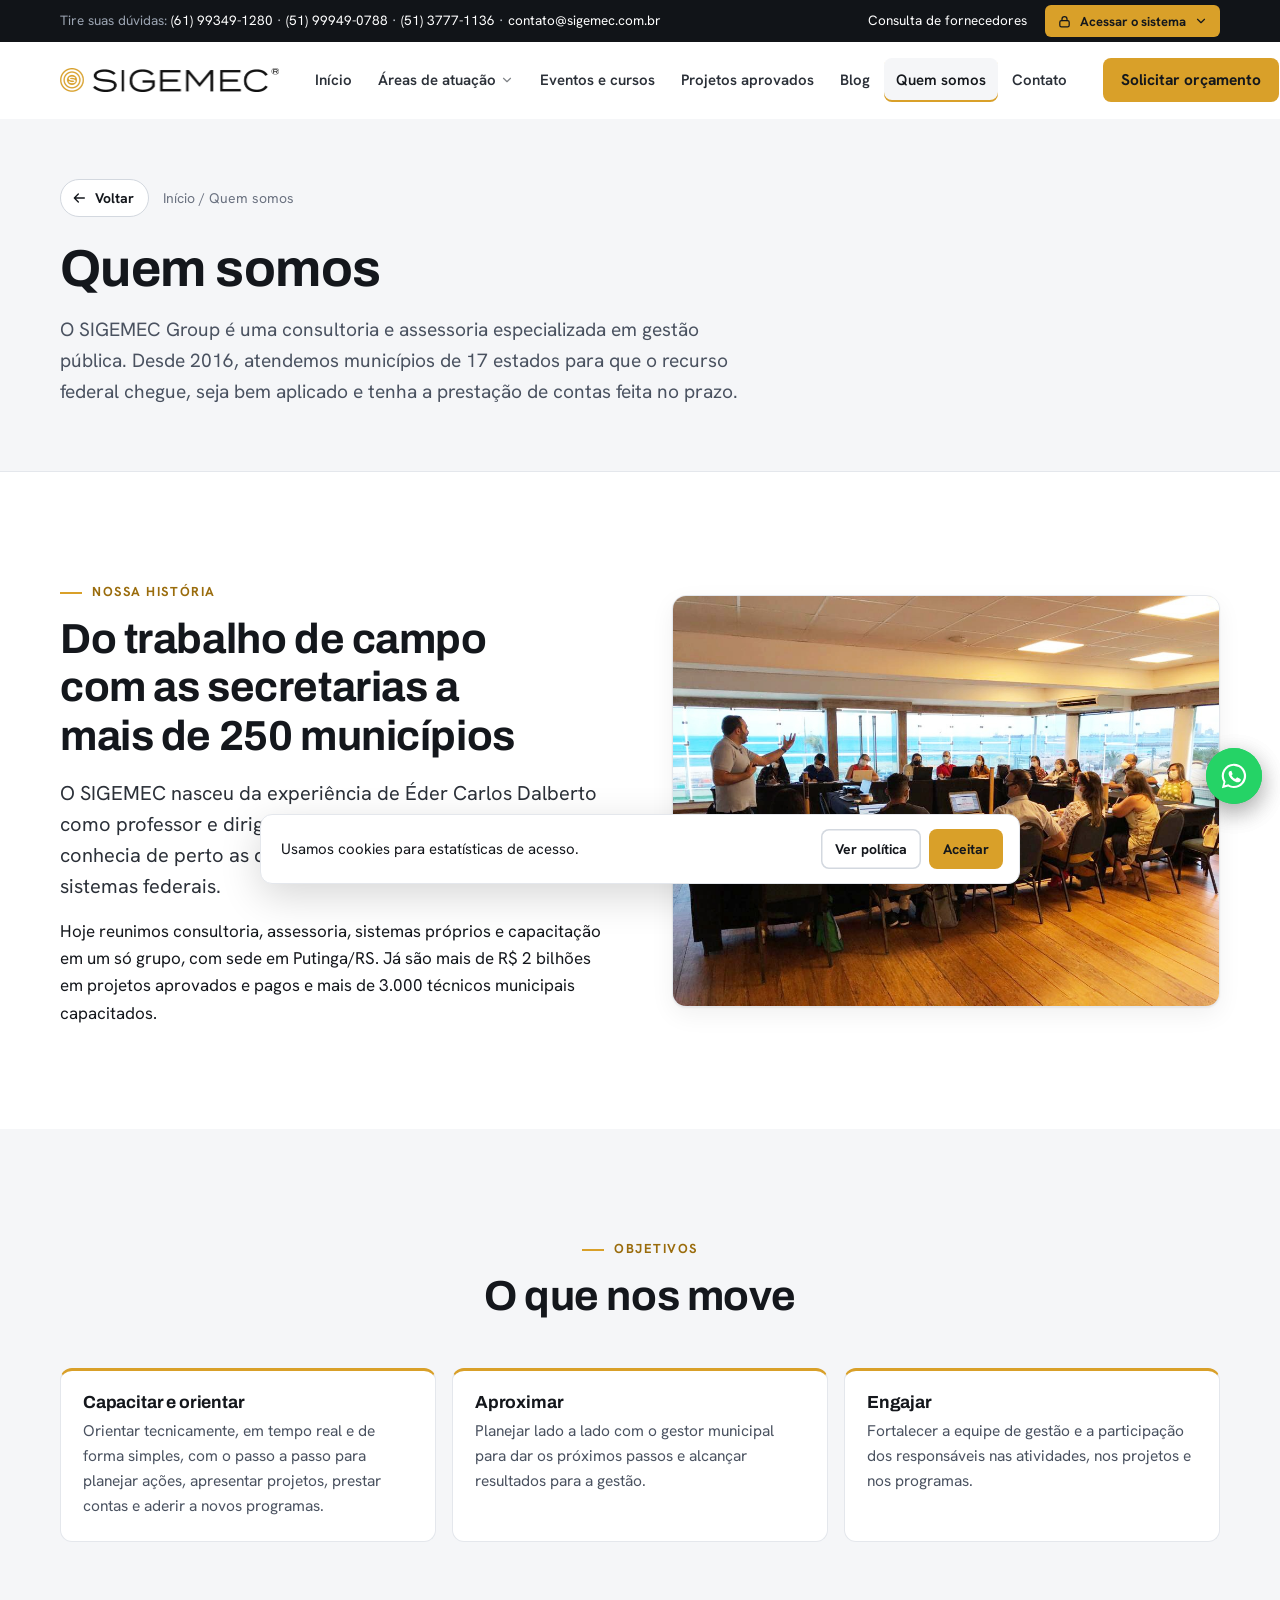
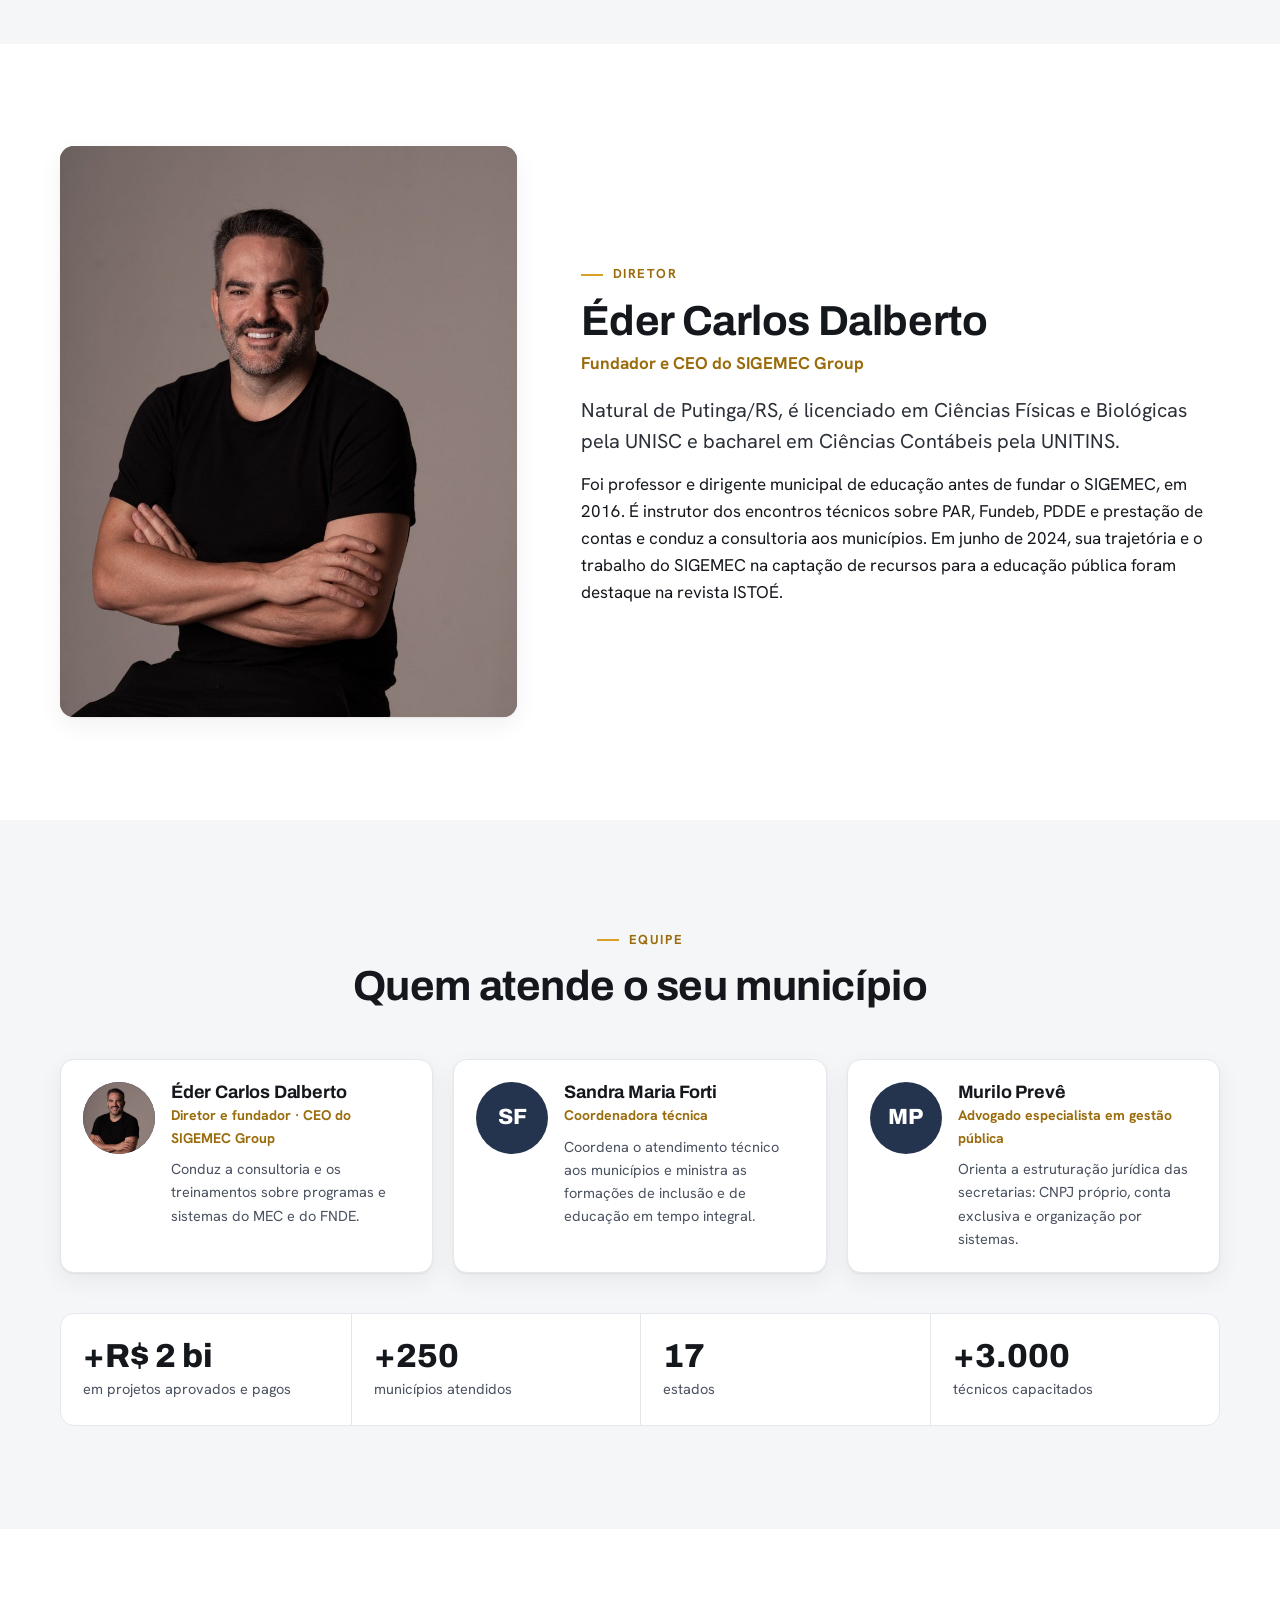
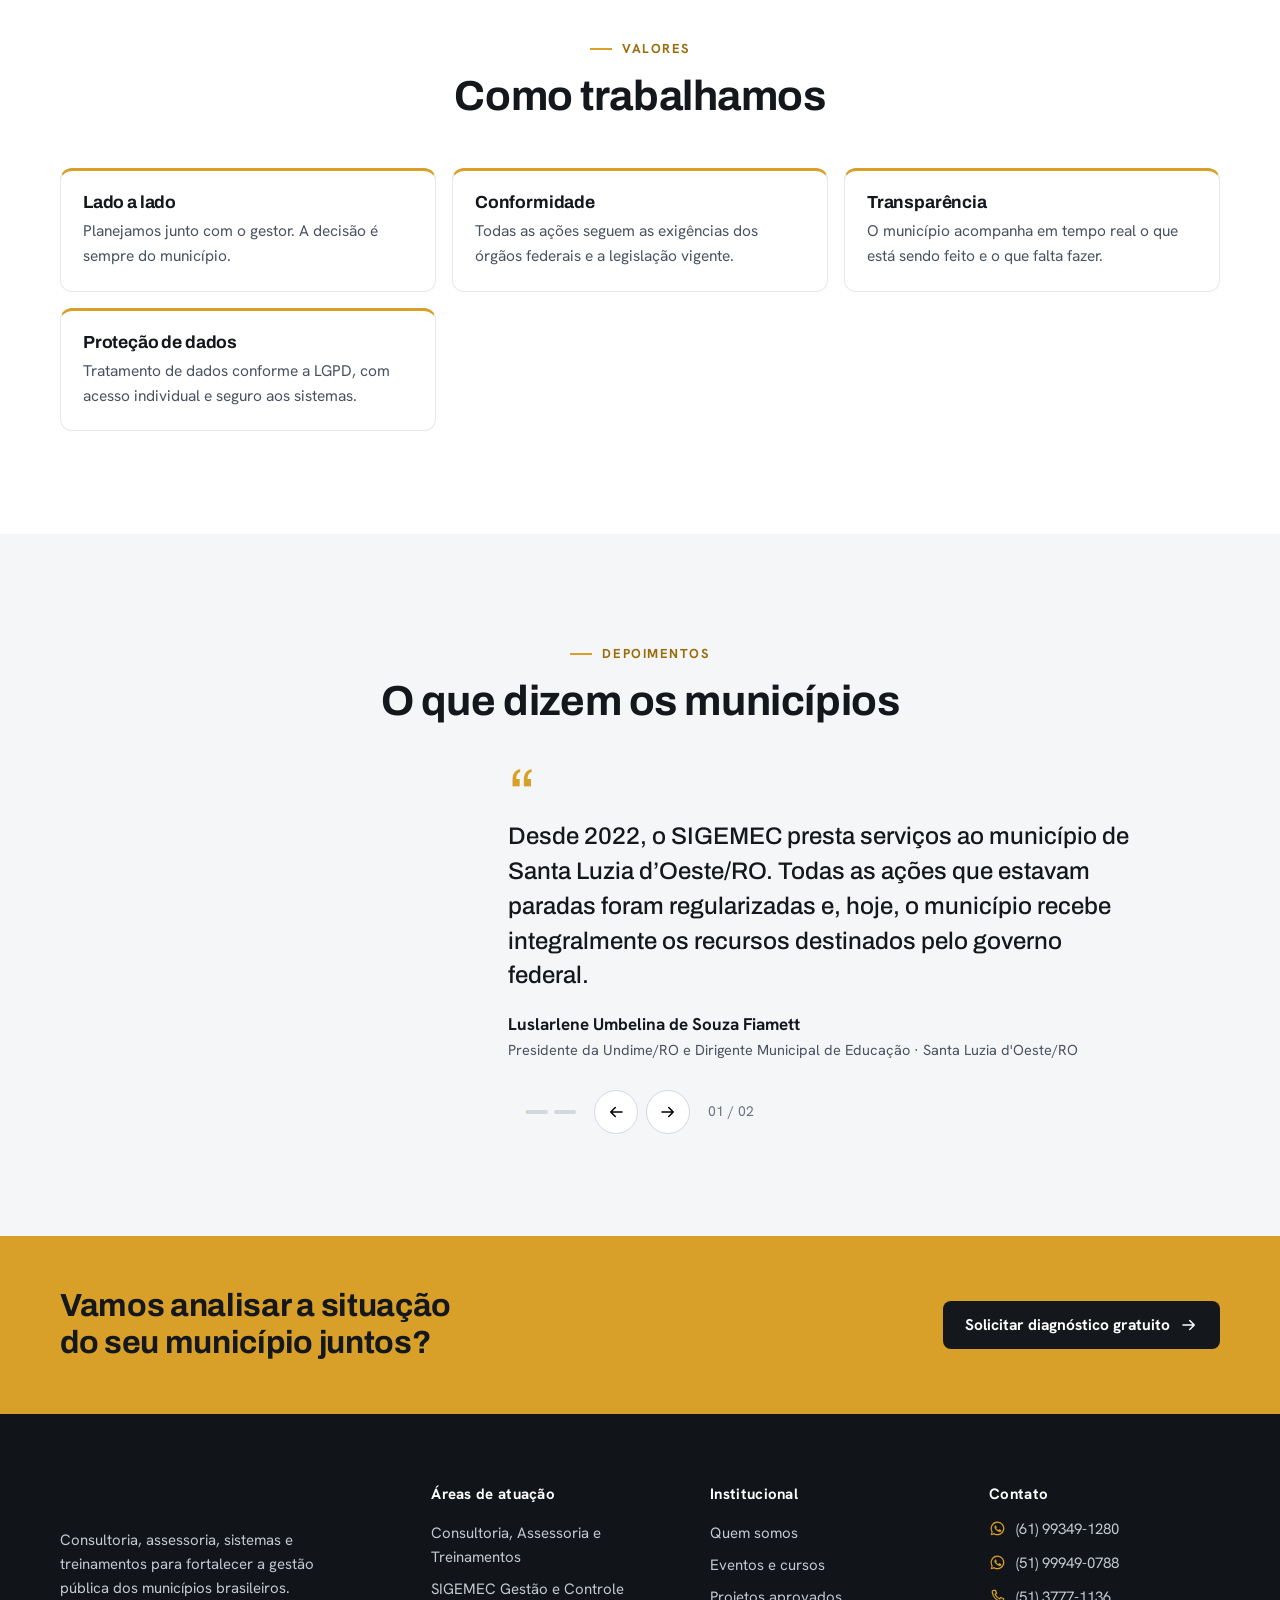
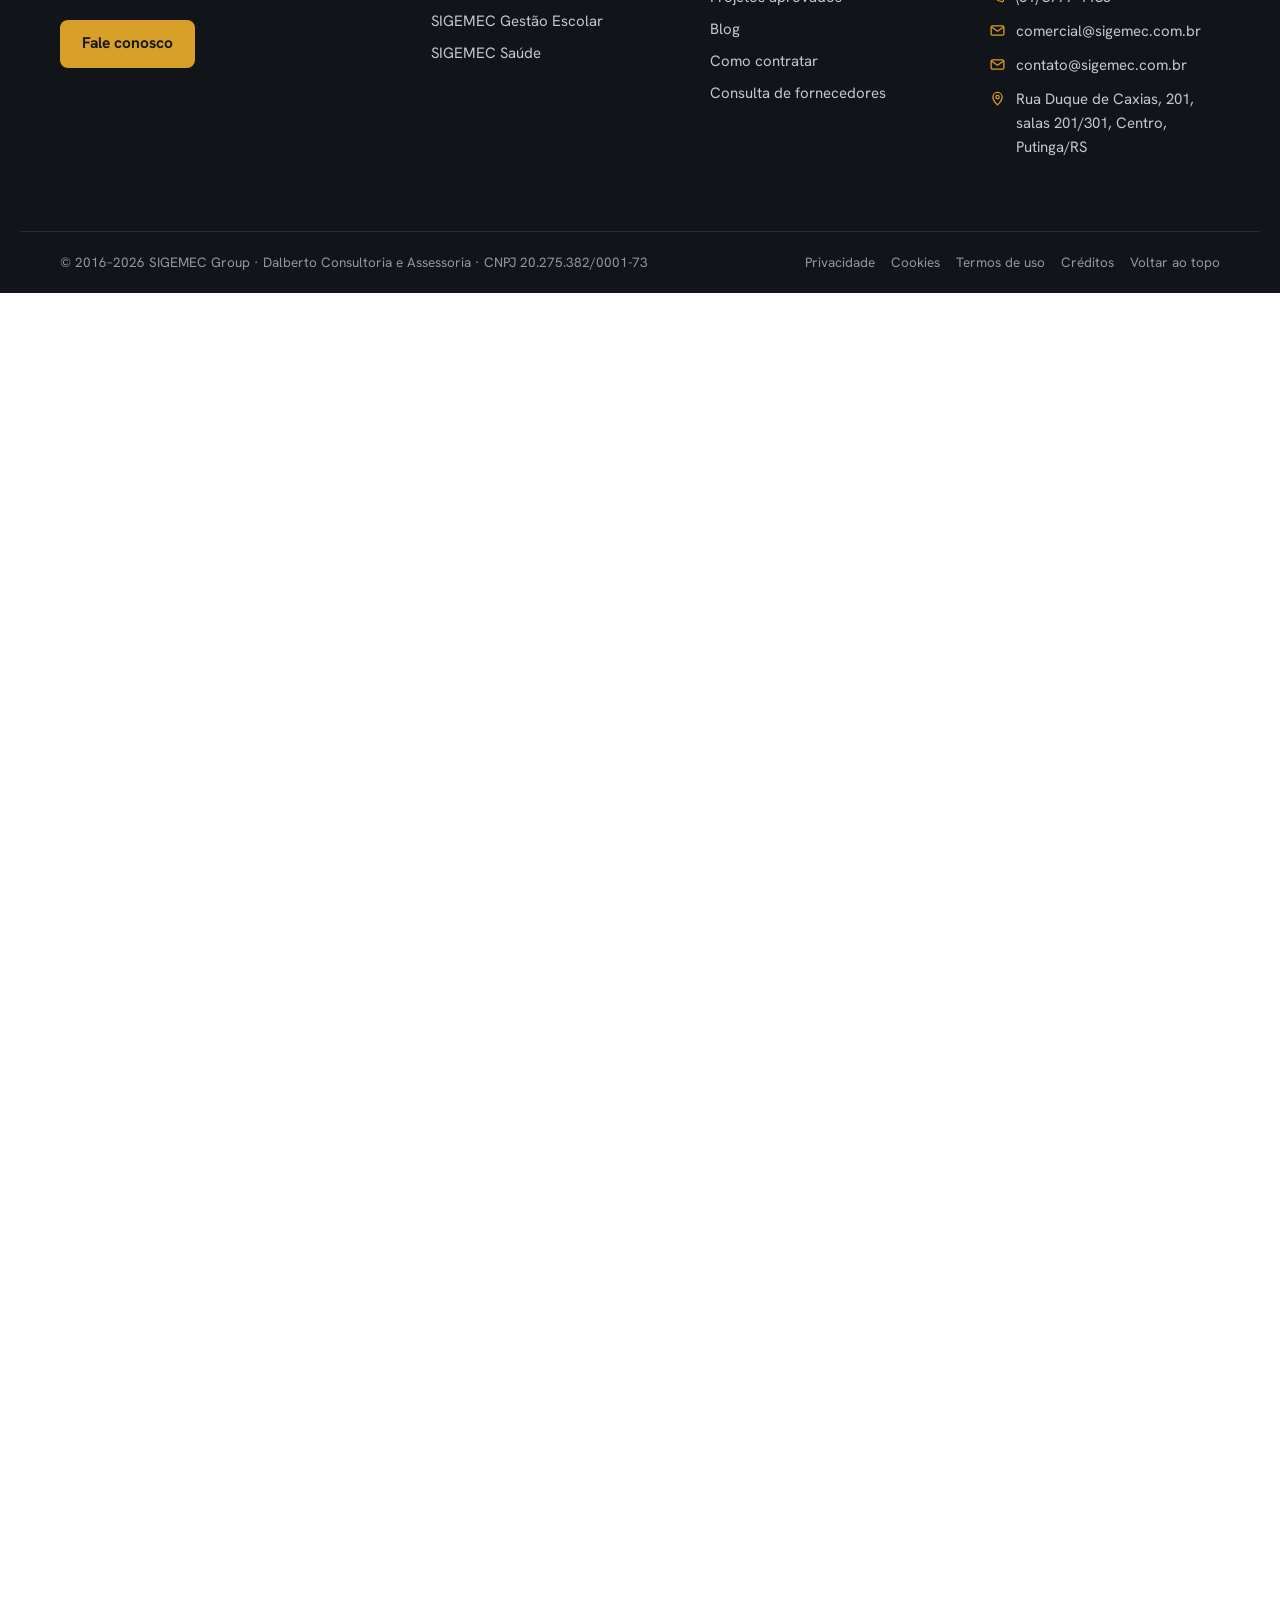
<file: sobre.html>
<!doctype html>
<html lang="pt-BR"><head><meta charset="utf-8"><meta name="robots" content="noindex">
<meta http-equiv="refresh" content="0; url=quem-somos.html"><link rel="canonical" href="quem-somos.html"><title>SIGEMEC</title></head>
<body><p><a href="quem-somos.html">Esta página mudou de endereço. Continuar</a></p></body></html>
</file>
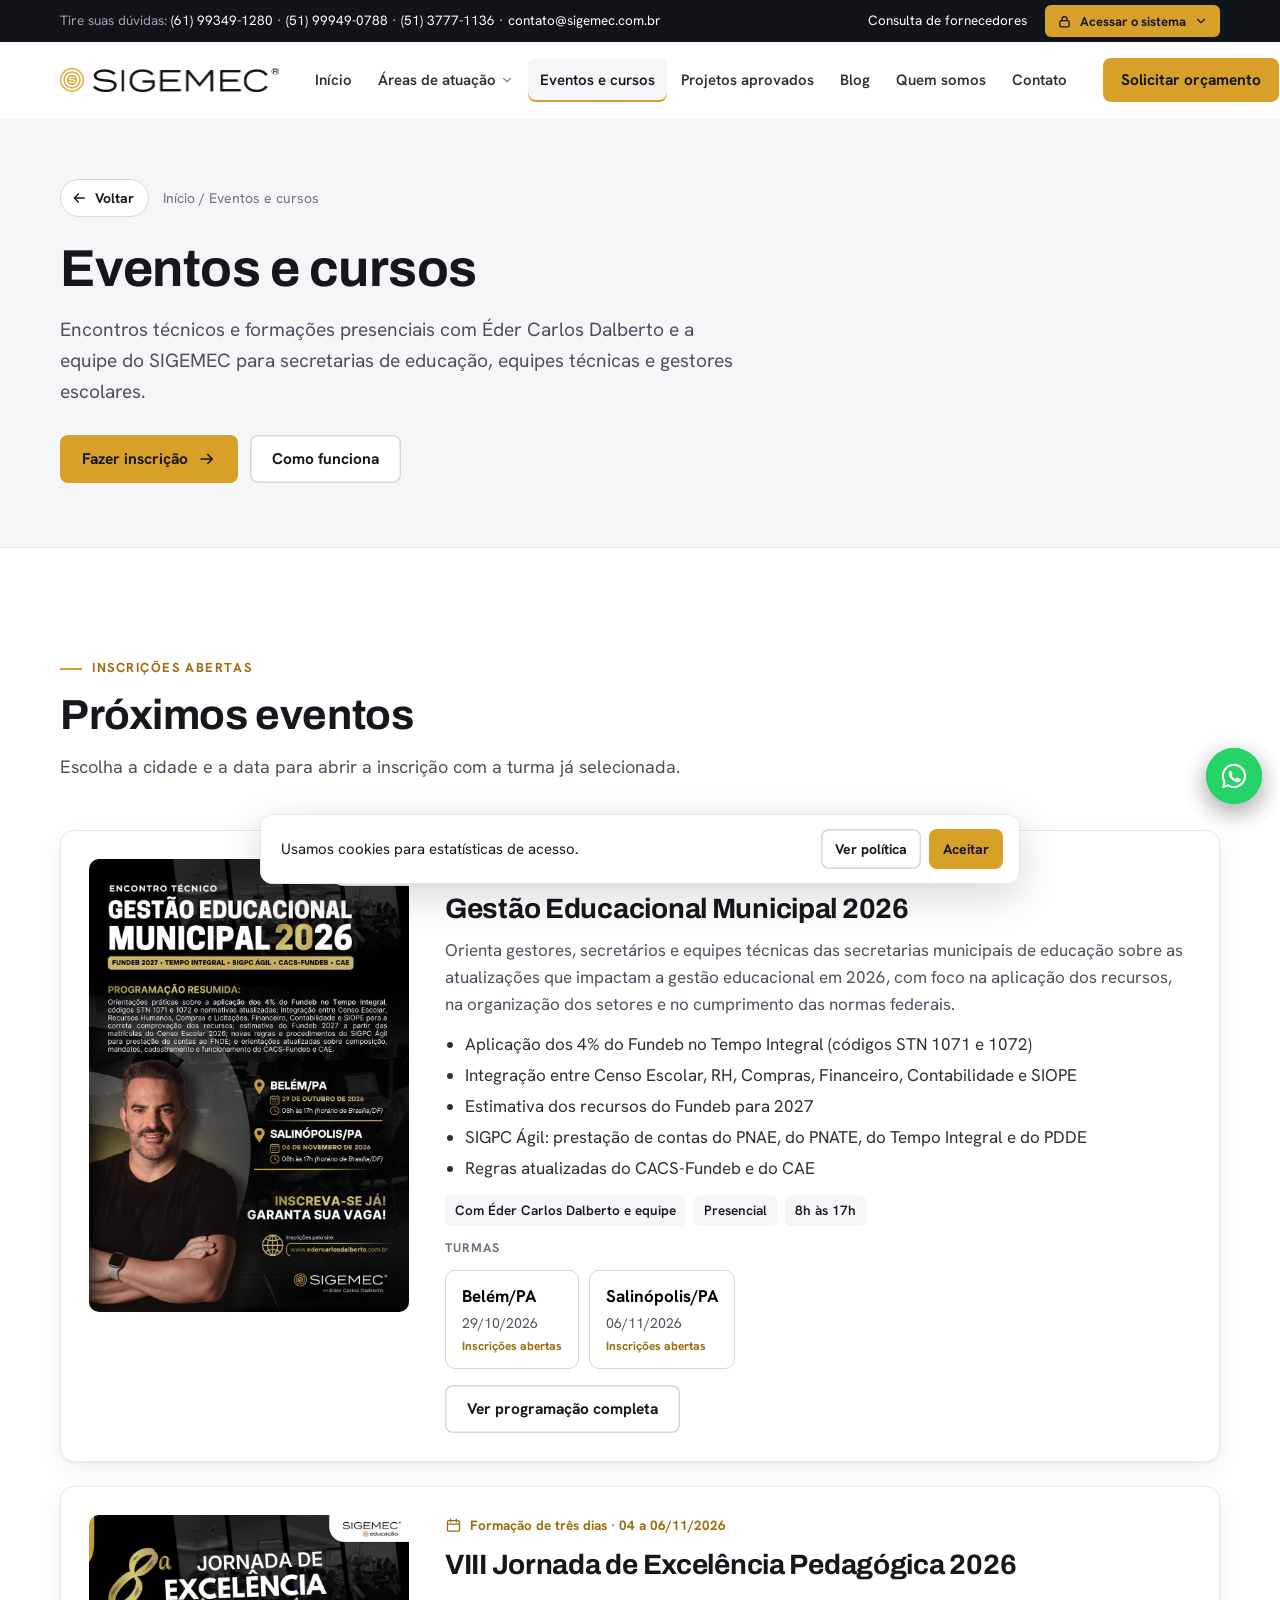
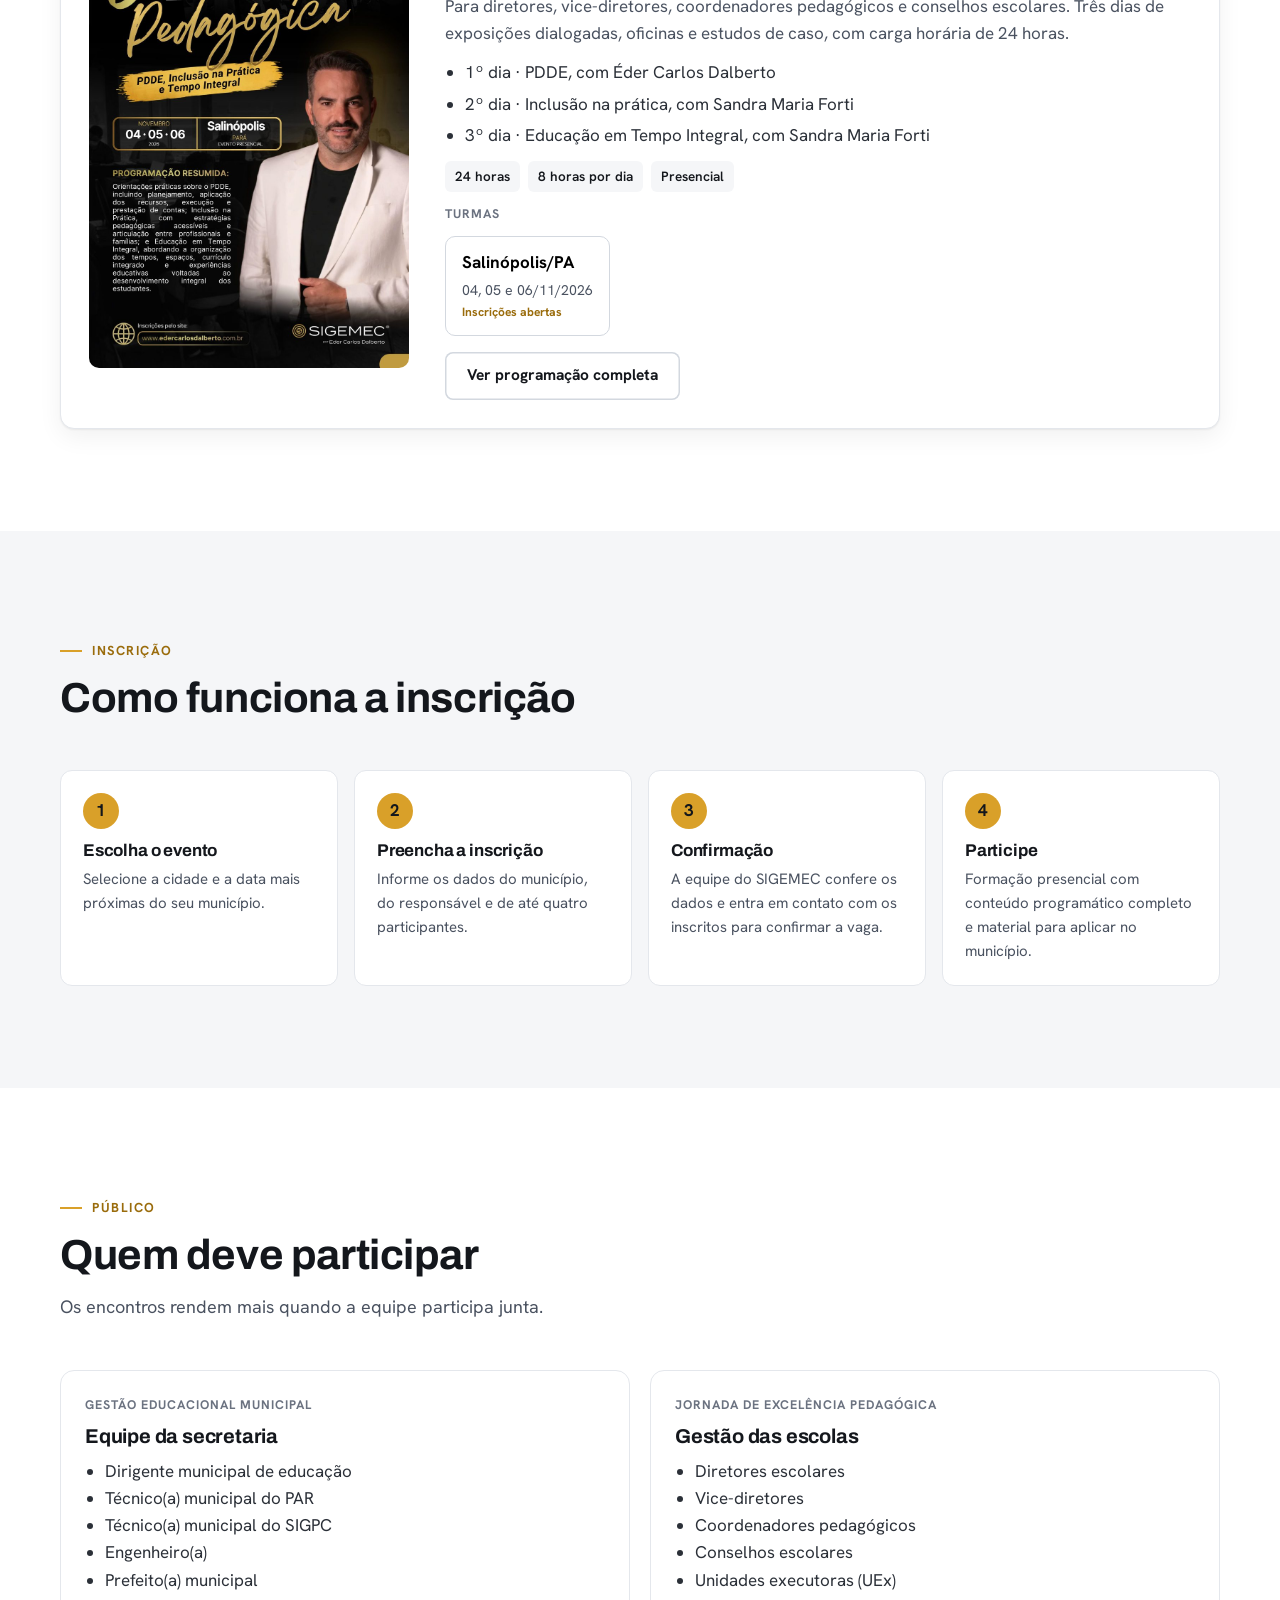
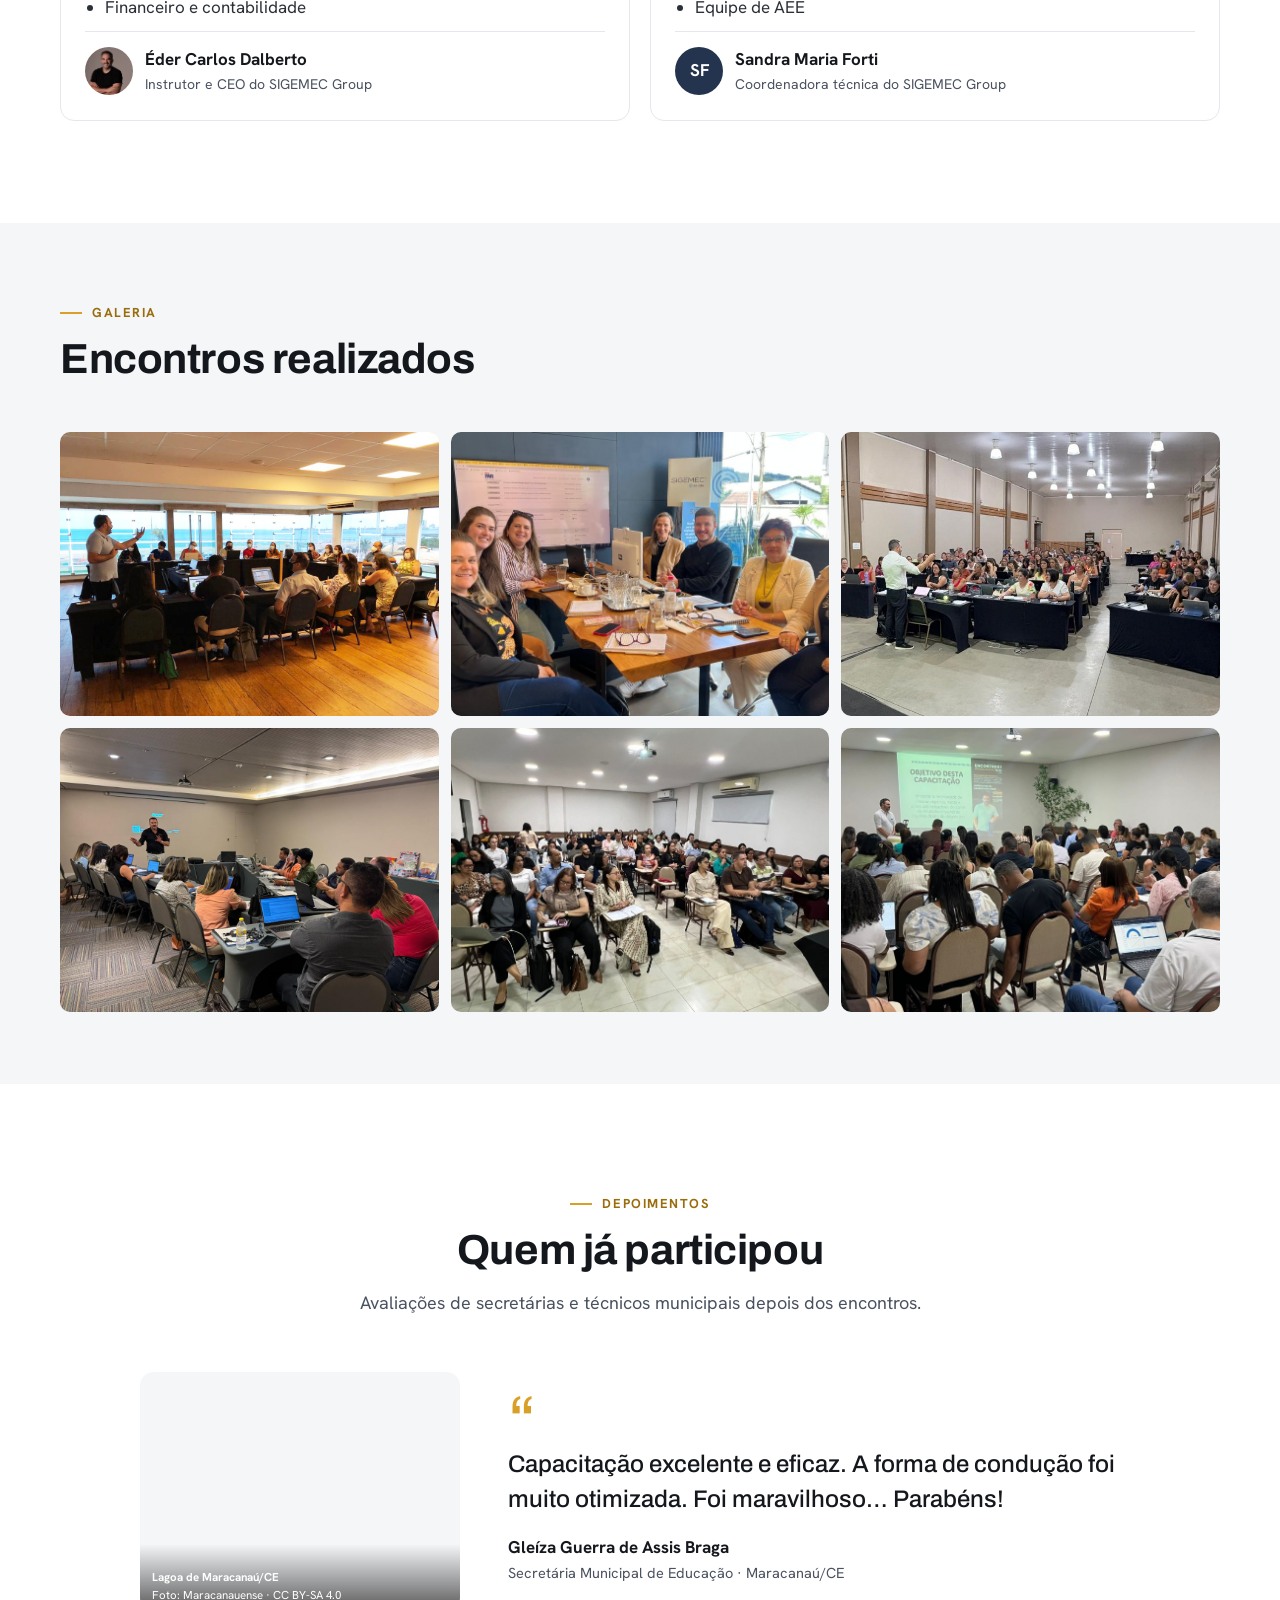
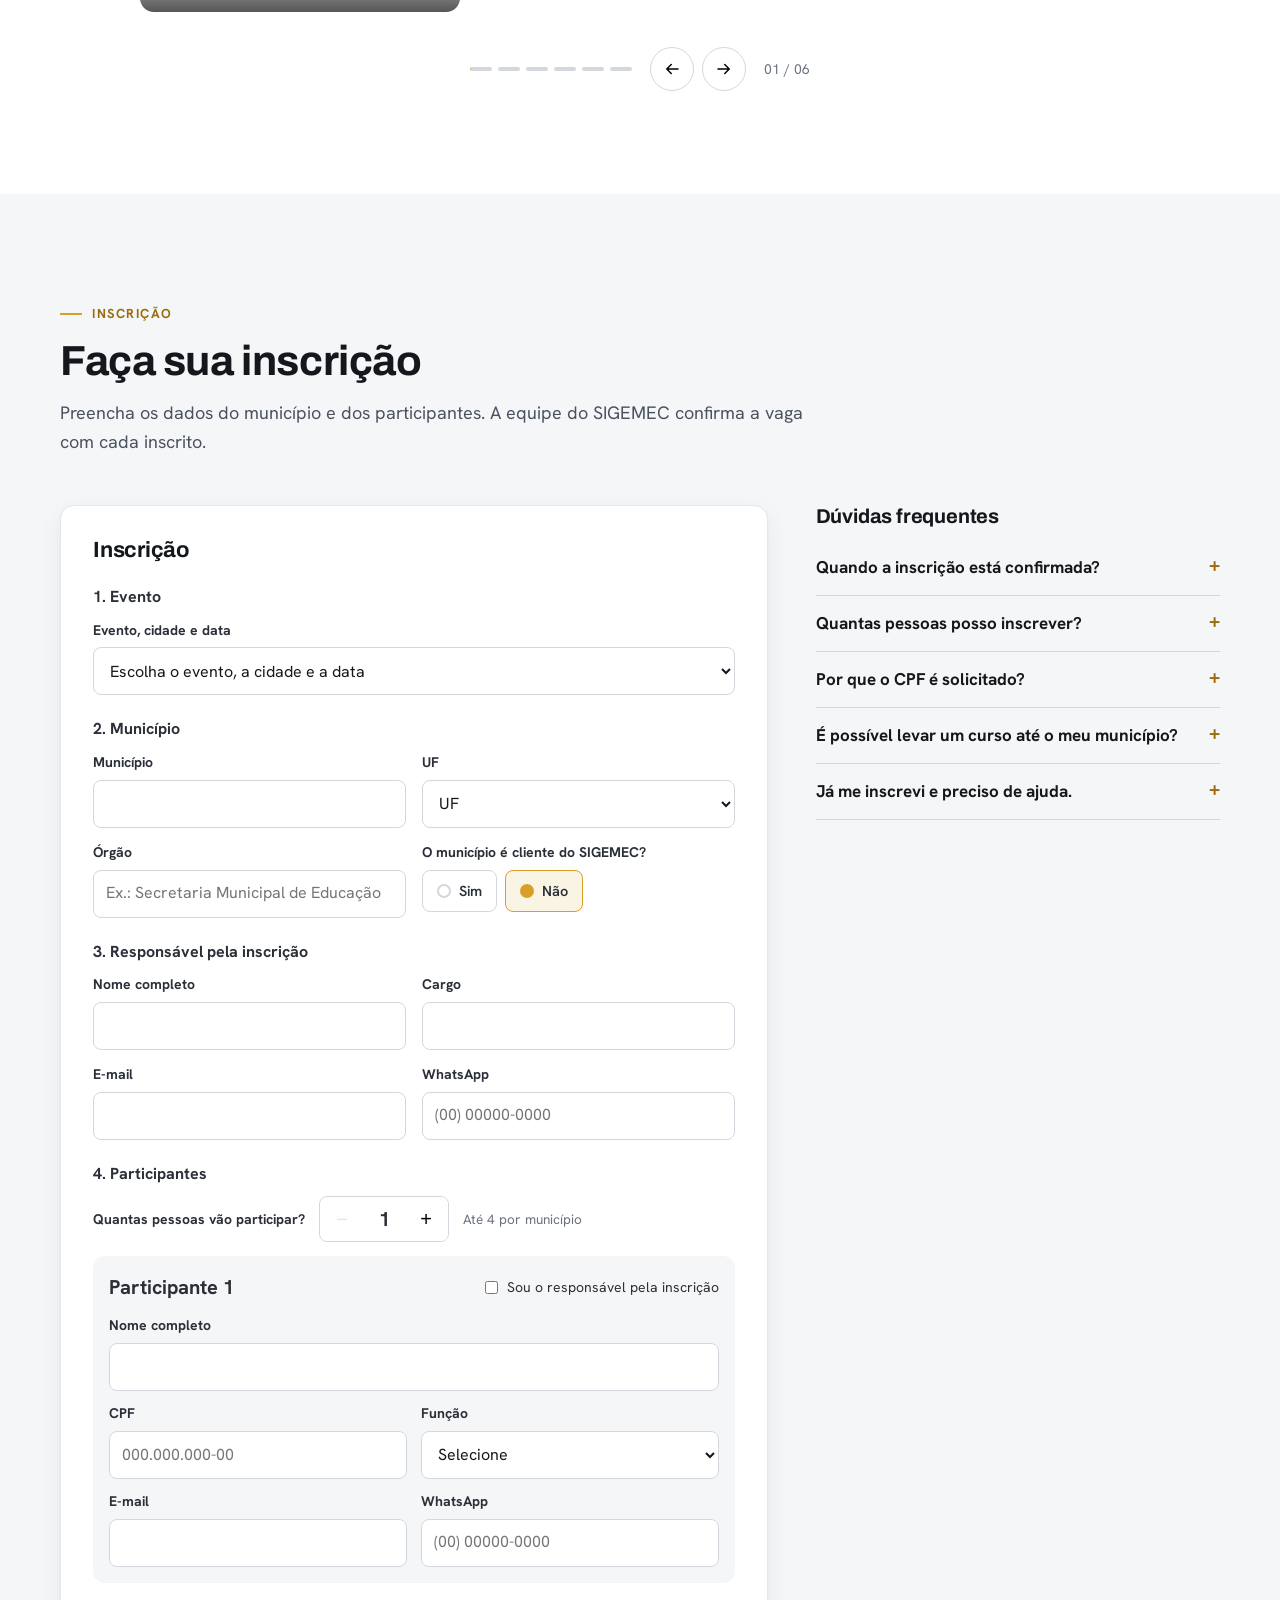
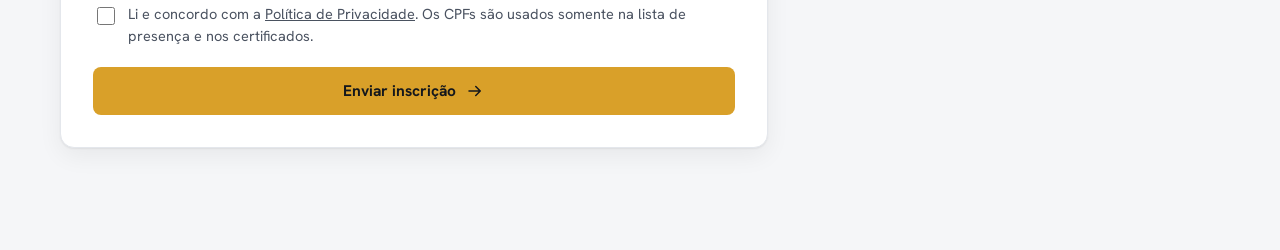
<file: treinamentos.html>
<!doctype html>
<html lang="pt-BR"><head><meta charset="utf-8"><meta name="robots" content="noindex">
<meta http-equiv="refresh" content="0; url=eventos.html"><link rel="canonical" href="eventos.html"><title>SIGEMEC</title></head>
<body><p><a href="eventos.html">Esta página mudou de endereço. Continuar</a></p></body></html>
</file>
<file: assets/fonts.css>
/* Fontes hospedadas no próprio site (Archivo variável com eixo de largura, Hanken Grotesk, IBM Plex Mono). */
/* latin-ext */
@font-face {
  font-family: 'Archivo';
  font-style: italic;
  font-weight: 100 900;
  font-stretch: 62% 125%;
  font-display: swap;
  src: url(fonts/Archivo-dbd746ce.woff2) format('woff2');
  unicode-range: U+0100-02BA, U+02BD-02C5, U+02C7-02CC, U+02CE-02D7, U+02DD-02FF, U+0304, U+0308, U+0329, U+1D00-1DBF, U+1E00-1E9F, U+1EF2-1EFF, U+2020, U+20A0-20AB, U+20AD-20C4, U+2113, U+2C60-2C7F, U+A720-A7FF;
}
/* latin */
@font-face {
  font-family: 'Archivo';
  font-style: italic;
  font-weight: 100 900;
  font-stretch: 62% 125%;
  font-display: swap;
  src: url(fonts/Archivo-3eebef14.woff2) format('woff2');
  unicode-range: U+0000-00FF, U+0131, U+0152-0153, U+02BB-02BC, U+02C6, U+02DA, U+02DC, U+0304, U+0308, U+0329, U+2000-206F, U+20AC, U+2122, U+2191, U+2193, U+2212, U+2215, U+FEFF, U+FFFD;
}
/* latin-ext */
@font-face {
  font-family: 'Archivo';
  font-style: normal;
  font-weight: 100 900;
  font-stretch: 62% 125%;
  font-display: swap;
  src: url(fonts/Archivo-fa839703.woff2) format('woff2');
  unicode-range: U+0100-02BA, U+02BD-02C5, U+02C7-02CC, U+02CE-02D7, U+02DD-02FF, U+0304, U+0308, U+0329, U+1D00-1DBF, U+1E00-1E9F, U+1EF2-1EFF, U+2020, U+20A0-20AB, U+20AD-20C4, U+2113, U+2C60-2C7F, U+A720-A7FF;
}
/* latin */
@font-face {
  font-family: 'Archivo';
  font-style: normal;
  font-weight: 100 900;
  font-stretch: 62% 125%;
  font-display: swap;
  src: url(fonts/Archivo-4c18bbf2.woff2) format('woff2');
  unicode-range: U+0000-00FF, U+0131, U+0152-0153, U+02BB-02BC, U+02C6, U+02DA, U+02DC, U+0304, U+0308, U+0329, U+2000-206F, U+20AC, U+2122, U+2191, U+2193, U+2212, U+2215, U+FEFF, U+FFFD;
}
/* latin-ext */
@font-face {
  font-family: 'Hanken Grotesk';
  font-style: normal;
  font-weight: 400;
  font-display: swap;
  src: url(fonts/HankenGrotesk-325f4213.woff2) format('woff2');
  unicode-range: U+0100-02BA, U+02BD-02C5, U+02C7-02CC, U+02CE-02D7, U+02DD-02FF, U+0304, U+0308, U+0329, U+1D00-1DBF, U+1E00-1E9F, U+1EF2-1EFF, U+2020, U+20A0-20AB, U+20AD-20C4, U+2113, U+2C60-2C7F, U+A720-A7FF;
}
/* latin */
@font-face {
  font-family: 'Hanken Grotesk';
  font-style: normal;
  font-weight: 400;
  font-display: swap;
  src: url(fonts/HankenGrotesk-e9265aa2.woff2) format('woff2');
  unicode-range: U+0000-00FF, U+0131, U+0152-0153, U+02BB-02BC, U+02C6, U+02DA, U+02DC, U+0304, U+0308, U+0329, U+2000-206F, U+20AC, U+2122, U+2191, U+2193, U+2212, U+2215, U+FEFF, U+FFFD;
}
/* latin-ext */
@font-face {
  font-family: 'Hanken Grotesk';
  font-style: normal;
  font-weight: 500;
  font-display: swap;
  src: url(fonts/HankenGrotesk-325f4213.woff2) format('woff2');
  unicode-range: U+0100-02BA, U+02BD-02C5, U+02C7-02CC, U+02CE-02D7, U+02DD-02FF, U+0304, U+0308, U+0329, U+1D00-1DBF, U+1E00-1E9F, U+1EF2-1EFF, U+2020, U+20A0-20AB, U+20AD-20C4, U+2113, U+2C60-2C7F, U+A720-A7FF;
}
/* latin */
@font-face {
  font-family: 'Hanken Grotesk';
  font-style: normal;
  font-weight: 500;
  font-display: swap;
  src: url(fonts/HankenGrotesk-e9265aa2.woff2) format('woff2');
  unicode-range: U+0000-00FF, U+0131, U+0152-0153, U+02BB-02BC, U+02C6, U+02DA, U+02DC, U+0304, U+0308, U+0329, U+2000-206F, U+20AC, U+2122, U+2191, U+2193, U+2212, U+2215, U+FEFF, U+FFFD;
}
/* latin-ext */
@font-face {
  font-family: 'Hanken Grotesk';
  font-style: normal;
  font-weight: 600;
  font-display: swap;
  src: url(fonts/HankenGrotesk-325f4213.woff2) format('woff2');
  unicode-range: U+0100-02BA, U+02BD-02C5, U+02C7-02CC, U+02CE-02D7, U+02DD-02FF, U+0304, U+0308, U+0329, U+1D00-1DBF, U+1E00-1E9F, U+1EF2-1EFF, U+2020, U+20A0-20AB, U+20AD-20C4, U+2113, U+2C60-2C7F, U+A720-A7FF;
}
/* latin */
@font-face {
  font-family: 'Hanken Grotesk';
  font-style: normal;
  font-weight: 600;
  font-display: swap;
  src: url(fonts/HankenGrotesk-e9265aa2.woff2) format('woff2');
  unicode-range: U+0000-00FF, U+0131, U+0152-0153, U+02BB-02BC, U+02C6, U+02DA, U+02DC, U+0304, U+0308, U+0329, U+2000-206F, U+20AC, U+2122, U+2191, U+2193, U+2212, U+2215, U+FEFF, U+FFFD;
}
/* latin-ext */
@font-face {
  font-family: 'Hanken Grotesk';
  font-style: normal;
  font-weight: 700;
  font-display: swap;
  src: url(fonts/HankenGrotesk-325f4213.woff2) format('woff2');
  unicode-range: U+0100-02BA, U+02BD-02C5, U+02C7-02CC, U+02CE-02D7, U+02DD-02FF, U+0304, U+0308, U+0329, U+1D00-1DBF, U+1E00-1E9F, U+1EF2-1EFF, U+2020, U+20A0-20AB, U+20AD-20C4, U+2113, U+2C60-2C7F, U+A720-A7FF;
}
/* latin */
@font-face {
  font-family: 'Hanken Grotesk';
  font-style: normal;
  font-weight: 700;
  font-display: swap;
  src: url(fonts/HankenGrotesk-e9265aa2.woff2) format('woff2');
  unicode-range: U+0000-00FF, U+0131, U+0152-0153, U+02BB-02BC, U+02C6, U+02DA, U+02DC, U+0304, U+0308, U+0329, U+2000-206F, U+20AC, U+2122, U+2191, U+2193, U+2212, U+2215, U+FEFF, U+FFFD;
}
/* latin-ext */
@font-face {
  font-family: 'IBM Plex Mono';
  font-style: normal;
  font-weight: 400;
  font-display: swap;
  src: url(fonts/IBMPlexMono-1969f6ff.woff2) format('woff2');
  unicode-range: U+0100-02BA, U+02BD-02C5, U+02C7-02CC, U+02CE-02D7, U+02DD-02FF, U+0304, U+0308, U+0329, U+1D00-1DBF, U+1E00-1E9F, U+1EF2-1EFF, U+2020, U+20A0-20AB, U+20AD-20C4, U+2113, U+2C60-2C7F, U+A720-A7FF;
}
/* latin */
@font-face {
  font-family: 'IBM Plex Mono';
  font-style: normal;
  font-weight: 400;
  font-display: swap;
  src: url(fonts/IBMPlexMono-e2661bcc.woff2) format('woff2');
  unicode-range: U+0000-00FF, U+0131, U+0152-0153, U+02BB-02BC, U+02C6, U+02DA, U+02DC, U+0304, U+0308, U+0329, U+2000-206F, U+20AC, U+2122, U+2191, U+2193, U+2212, U+2215, U+FEFF, U+FFFD;
}
/* latin-ext */
@font-face {
  font-family: 'IBM Plex Mono';
  font-style: normal;
  font-weight: 500;
  font-display: swap;
  src: url(fonts/IBMPlexMono-93cfae71.woff2) format('woff2');
  unicode-range: U+0100-02BA, U+02BD-02C5, U+02C7-02CC, U+02CE-02D7, U+02DD-02FF, U+0304, U+0308, U+0329, U+1D00-1DBF, U+1E00-1E9F, U+1EF2-1EFF, U+2020, U+20A0-20AB, U+20AD-20C4, U+2113, U+2C60-2C7F, U+A720-A7FF;
}
/* latin */
@font-face {
  font-family: 'IBM Plex Mono';
  font-style: normal;
  font-weight: 500;
  font-display: swap;
  src: url(fonts/IBMPlexMono-0bc96cd0.woff2) format('woff2');
  unicode-range: U+0000-00FF, U+0131, U+0152-0153, U+02BB-02BC, U+02C6, U+02DA, U+02DC, U+0304, U+0308, U+0329, U+2000-206F, U+20AC, U+2122, U+2191, U+2193, U+2212, U+2215, U+FEFF, U+FFFD;
}
</file>
<file: assets/site.css>
/* SIGEMEC — estilos compartilhados por todas as páginas.
   Identidade dos sites oficiais: fundo branco, marca SIGEMEC® em preto com o alvo dourado,
   verde do SIGEMEC Gestão Escolar e azul do SIGEMEC Saúde. */
:root{
  color-scheme: light;
  --ink:#14171c; --ink-2:#2b3038; --body:#4a5260; --mute:#6b7280;
  --line:#e4e7ec; --line-2:#d3d8df;
  --bg:#ffffff; --bg-soft:#f5f6f8; --dark:#111418; --dark-2:#1b2027;
  --gold:#d9a029; --gold-d:#9a6c0c; --gold-l:#fbf3e1;
  --green:#40c065; --green-d:#1d8a43; --green-l:#e7f7ec;
  --blue:#399fd1; --blue-d:#1d6d96; --blue-l:#e5f3fa;
  --navy:#24344f; --navy-l:#e8ecf3;
  --c:var(--gold);
  --chart-1:var(--gold);

  --f-display:"Archivo","Helvetica Neue",Arial,sans-serif;
  --f-body:"Hanken Grotesk","Helvetica Neue",Arial,sans-serif;

  --gutter:max(16px,min(4vw,40px),env(safe-area-inset-left,0px));
  --wrap:1240px;
  --radius:14px;
  --shadow:0 1px 2px rgba(17,20,24,.06),0 8px 24px rgba(17,20,24,.06);
  --ease:cubic-bezier(.22,1,.36,1);
}
*{box-sizing:border-box}
[hidden]{display:none!important}
html{-webkit-text-size-adjust:100%;scroll-padding-top:96px}
html.locked{overflow:hidden}
body{margin:0;background:var(--bg);color:var(--ink);font-family:var(--f-body);font-size:17px;line-height:1.6;-webkit-font-smoothing:antialiased;overflow-x:hidden}
a{color:inherit}
img{max-width:100%;height:auto;display:block}
::selection{background:var(--gold);color:var(--ink)}
:focus-visible{outline:2px solid var(--gold-d);outline-offset:3px;border-radius:4px}
.wrap{width:100%;max-width:var(--wrap);margin:0 auto;padding-left:var(--gutter);padding-right:var(--gutter)}
.narrow{max-width:780px}
h1,h2,h3,h4{font-family:var(--f-display);margin:0;font-weight:700;line-height:1.15;letter-spacing:-.01em;text-wrap:balance;color:var(--ink)}
h2{font-size:clamp(28px,3.4vw,42px)}
h3{font-size:20px}
p{margin:0}
.lead{font-size:clamp(18px,1.6vw,20px);color:var(--ink-2);line-height:1.55}
.eyebrow{display:inline-flex;align-items:center;gap:10px;margin:0 0 12px;font-size:13px;font-weight:700;letter-spacing:.12em;text-transform:uppercase;color:var(--gold-d)}
.eyebrow::before{content:"";width:22px;height:2px;background:var(--gold)}
.sec{padding-block:clamp(64px,8vw,104px)}
.sec-tight{padding-block:clamp(48px,6vw,72px)}
.bg-soft{background:var(--bg-soft)}
.sr{position:absolute!important;width:1px!important;height:1px!important;overflow:hidden!important;clip:rect(0 0 0 0);white-space:nowrap;margin:-1px;padding:0;border:0}
.sec-head{max-width:760px;margin-bottom:clamp(32px,4vw,48px)}
.sec-head p:not(.eyebrow){margin-top:14px;color:var(--body);font-size:18px}
.sec-head.center{margin-left:auto;margin-right:auto;text-align:center}
.sec-head.center .eyebrow{justify-content:center}
.sec-head.row{max-width:none;display:flex;justify-content:space-between;align-items:flex-end;gap:20px;flex-wrap:wrap}
.sec-head.row h2{margin:0}

/* ---------- botões ---------- */
.btn{display:inline-flex;align-items:center;justify-content:center;gap:10px;min-height:48px;padding:12px 22px;border-radius:8px;border:0;font:700 15.5px/1.2 var(--f-body);text-decoration:none;cursor:pointer;transition:background .2s,color .2s,box-shadow .2s,transform .2s;text-align:center}
.btn:hover{transform:translateY(-1px)}
.btn .arr{width:18px;height:18px;flex:none}
.btn-gold{background:var(--gold);color:var(--ink)}
.btn-gold:hover{background:#e6ae3a}
.btn-dark{background:var(--ink);color:#fff}
.btn-dark:hover{background:#000}
.btn-outline{background:#fff;color:var(--ink);box-shadow:inset 0 0 0 1.5px var(--line-2)}
.btn-outline:hover{box-shadow:inset 0 0 0 1.5px var(--ink)}
.btn-line{background:transparent;color:#fff;box-shadow:inset 0 0 0 1.5px rgba(255,255,255,.6)}
.btn-line:hover{box-shadow:inset 0 0 0 1.5px #fff;background:rgba(255,255,255,.08)}
.btn[disabled]{opacity:.55;cursor:not-allowed;transform:none}
.hero-cta{display:flex;gap:12px;flex-wrap:wrap;margin-top:28px}

/* ---------- barra de contatos ---------- */
.topbar{background:var(--dark);color:#cfd4dc;font-size:13.5px}
.topbar-in{display:flex;align-items:center;justify-content:space-between;gap:16px;min-height:42px}
.topbar a{color:#fff;text-decoration:none}
.topbar a:hover{color:var(--gold)}
.tb-ct span{color:#9aa3b0}
.tb-act{display:flex;align-items:center;gap:18px;flex:none}
.acc{position:relative}
.acc-btn{display:inline-flex;align-items:center;gap:8px;min-height:32px;padding:6px 12px;border-radius:6px;border:0;background:var(--gold);color:var(--ink);font:700 13px/1 var(--f-body);cursor:pointer}
.acc-btn svg{width:15px;height:15px}
.acc-btn .chev{width:14px;height:14px}
.acc-menu{position:absolute;right:0;top:calc(100% + 8px);z-index:70;width:280px;background:#fff;color:var(--ink);border-radius:12px;box-shadow:0 12px 40px rgba(0,0,0,.18);padding:8px;border:1px solid var(--line)}
.acc-h{font-size:12px;font-weight:700;letter-spacing:.06em;text-transform:uppercase;color:var(--mute);padding:8px 10px 6px}
.acc-menu a{display:flex;align-items:center;justify-content:space-between;gap:8px;padding:10px;border-radius:8px;color:var(--ink)!important;text-decoration:none;font-weight:600;font-size:14.5px}
.acc-menu a:hover{background:var(--bg-soft)}
.acc-menu .ext{width:12px;height:12px;opacity:.5}

/* ---------- menu ---------- */
.nav{position:sticky;top:0;z-index:60;background:rgba(255,255,255,.97);backdrop-filter:saturate(1.4) blur(10px);-webkit-backdrop-filter:saturate(1.4) blur(10px);border-bottom:1px solid transparent;transition:border-color .2s,box-shadow .2s}
.nav.scrolled{border-color:var(--line);box-shadow:0 4px 20px rgba(17,20,24,.06)}
.nav-in{display:flex;align-items:center;gap:24px;min-height:76px}
.brand{flex:none;display:block}
.brand img{height:24px;width:auto}
.menu{list-style:none;display:flex;align-items:center;gap:2px;margin:0 0 0 auto;padding:0}
.menu>li{position:relative}
.menu>li>a{display:flex;align-items:center;gap:4px;padding:10px 12px;border-radius:8px;text-decoration:none;font-size:15px;font-weight:600;color:var(--ink-2);white-space:nowrap}
.menu>li>a:hover,.menu>li>a[aria-current="page"]{color:var(--ink);background:var(--bg-soft)}
.menu>li>a[aria-current="page"]{box-shadow:inset 0 -2px 0 var(--gold)}
.menu .chev{width:14px;height:14px;opacity:.6}
.menu .sub{position:absolute;left:0;top:100%;min-width:300px;padding:8px;background:#fff;border:1px solid var(--line);border-radius:12px;box-shadow:0 16px 40px rgba(17,20,24,.12);opacity:0;visibility:hidden;transform:translateY(6px);transition:opacity .18s,transform .18s,visibility .18s}
.has-sub:hover .sub,.has-sub:focus-within .sub{opacity:1;visibility:visible;transform:none}
.menu .sub a{display:block;padding:10px 12px;border-radius:8px;text-decoration:none;font-weight:600;font-size:14.5px}
.menu .sub a:hover{background:var(--bg-soft)}
.nav-cta{flex:none;min-height:44px;padding:10px 18px}
.menu-btn{display:none;width:46px;height:46px;border-radius:10px;border:1px solid var(--line-2);background:#fff;color:var(--ink);cursor:pointer;align-items:center;justify-content:center;margin-left:auto}
.menu-btn span{display:block;width:18px;height:2px;background:currentColor;position:relative}
.menu-btn span::before,.menu-btn span::after{content:"";position:absolute;left:0;width:18px;height:2px;background:currentColor;transition:transform .25s}
.menu-btn span::before{top:-6px}.menu-btn span::after{top:6px}
.menu-open .menu-btn span{background:transparent}
.menu-open .menu-btn span::before{transform:translateY(6px) rotate(45deg)}
.menu-open .menu-btn span::after{transform:translateY(-6px) rotate(-45deg)}
.sheet{position:fixed;left:0;right:0;bottom:0;top:var(--sheet-top,118px);z-index:55;background:#fff;padding:16px var(--gutter) 32px;display:flex;flex-direction:column;overflow-y:auto;transform:translateY(-10px);opacity:0;visibility:hidden;pointer-events:none;transition:transform .25s var(--ease),opacity .25s,visibility .25s}
.menu-open .sheet{transform:none;opacity:1;visibility:visible;pointer-events:auto}
.sheet>a{padding:14px 4px;border-bottom:1px solid var(--line);text-decoration:none;font-weight:700;font-size:18px}
.sheet>a[aria-current="page"]{color:var(--gold-d)}
.sheet>a.sheet-sub{padding:10px 4px 10px 18px;font-weight:600;font-size:15.5px;color:var(--body)}
.sheet-acc{display:flex;flex-direction:column;gap:2px;margin-top:20px;padding:14px;border-radius:12px;background:var(--bg-soft)}
.sheet-acc span{font-size:12px;font-weight:700;letter-spacing:.08em;text-transform:uppercase;color:var(--mute);margin-bottom:6px}
.sheet-acc a{padding:8px 0;font-weight:600;text-decoration:none}
.sheet .btn{margin-top:20px}

/* ---------- hero ---------- */
.hero{position:relative;isolation:isolate;color:#fff;background:var(--dark);overflow:hidden}
.hero-bg{position:absolute;inset:0;width:100%;height:100%;object-fit:cover;z-index:-2}
.hero::after{content:"";position:absolute;inset:0;z-index:-1;background:linear-gradient(90deg,rgba(13,16,20,.92) 0%,rgba(13,16,20,.78) 45%,rgba(13,16,20,.35) 100%)}
.hero-in{padding-top:clamp(72px,10vw,128px);padding-bottom:clamp(110px,12vw,150px);max-width:var(--wrap)}
.hero h1{color:#fff;font-size:clamp(34px,5vw,60px);max-width:16ch;line-height:1.08}
.hero .eyebrow{color:var(--gold)}
.hero-sub{margin-top:20px;max-width:56ch;font-size:clamp(17px,1.5vw,19.5px);color:#dfe3e8}

.stats-band{position:relative;z-index:2;margin-top:-64px}
.stats{display:grid;grid-template-columns:repeat(5,minmax(0,1fr));background:#fff;border-radius:var(--radius);box-shadow:0 18px 50px rgba(17,20,24,.12);border:1px solid var(--line);overflow:hidden}
.stat{padding:26px 22px;border-left:1px solid var(--line);display:flex;flex-direction:column;gap:6px}
.stat:first-child{border-left:0}
.stat b{font-family:var(--f-display);font-size:clamp(26px,2.6vw,34px);font-weight:800;line-height:1;color:var(--ink);white-space:nowrap}
.stat>span{font-size:14.5px;color:var(--body);line-height:1.4}
.stats-in{margin-top:40px;grid-template-columns:repeat(4,minmax(0,1fr));box-shadow:none}

/* ---------- áreas de atuação (cartões) ---------- */
.areas{display:grid;grid-template-columns:repeat(4,minmax(0,1fr));gap:20px}
.area-card{display:flex;flex-direction:column;background:#fff;border:1px solid var(--line);border-radius:var(--radius);overflow:hidden;text-decoration:none;box-shadow:var(--shadow);transition:transform .25s var(--ease),box-shadow .25s;border-top:4px solid var(--c)}
.area-card:hover{transform:translateY(-4px);box-shadow:0 20px 44px rgba(17,20,24,.12)}
.area-img{aspect-ratio:16/10;background:var(--bg-soft);overflow:hidden}
.area-img img{width:100%;height:100%;object-fit:cover;object-position:top left}
.area-body{display:flex;flex-direction:column;gap:12px;padding:22px 22px 24px;flex:1}
.area-body h3{font-size:19px}
.area-body p{font-size:15.5px;color:var(--body)}
.area-logo{height:54px;width:auto;align-self:flex-start}
.area-logo.lg{height:62px;margin-bottom:18px}
.go{display:inline-flex;align-items:center;gap:8px;margin-top:auto;font-weight:700;font-size:15px;color:var(--ink)}
.go svg{width:18px;height:18px;color:var(--gold-d);transition:transform .2s}
a:hover .go svg,button:hover .go svg{transform:translateX(3px)}

/* ---------- duas colunas ---------- */
.split{display:grid;grid-template-columns:minmax(0,1fr) minmax(0,1fr);gap:clamp(32px,5vw,72px);align-items:center}
.split>div>p+p{margin-top:16px}
.split h2{margin-bottom:18px}
.split.rev>:first-child{order:2}
.shot{margin:0;border-radius:var(--radius);overflow:hidden;border:1px solid var(--line);box-shadow:var(--shadow);background:#fff}
.shot img{width:100%}
.video{position:relative;display:block;width:100%;aspect-ratio:16/9;border:0;border-radius:var(--radius);overflow:hidden;background:#222 center/cover no-repeat;cursor:pointer;box-shadow:var(--shadow);padding:0;color:#fff}
.video::after{content:"";position:absolute;inset:0;background:linear-gradient(180deg,rgba(0,0,0,0) 40%,rgba(0,0,0,.55))}
.video .play{position:absolute;left:50%;top:50%;z-index:1;transform:translate(-50%,-50%);width:76px;height:76px;border-radius:50%;background:var(--gold);color:var(--ink);display:flex;align-items:center;justify-content:center;transition:transform .25s}
.video:hover .play{transform:translate(-50%,-50%) scale(1.06)}
.video .play svg{width:30px;height:30px;margin-left:4px}
.video .cap{position:absolute;left:20px;bottom:16px;z-index:1;font-weight:700}
.video iframe{position:absolute;inset:0;width:100%;height:100%;border:0}

/* ---------- projetos contemplados ---------- */
.pagos{display:grid;grid-template-columns:repeat(6,minmax(0,1fr));gap:14px;margin-bottom:40px}
.pagos figure{margin:0;border-radius:10px;overflow:hidden;box-shadow:var(--shadow)}
.dash{background:#fff;border:1px solid var(--line);border-radius:var(--radius);padding:clamp(18px,2.4vw,28px);box-shadow:var(--shadow)}
.dash-bar{display:flex;justify-content:space-between;align-items:center;gap:14px;flex-wrap:wrap;margin-bottom:20px}
.dash-src{font-size:14px;color:var(--mute)}
.filters{display:flex;flex-wrap:wrap;gap:6px}
.filters button{min-height:38px;padding:8px 14px;border-radius:999px;border:1px solid var(--line-2);background:#fff;font:600 14px/1 var(--f-body);color:var(--ink-2);cursor:pointer;display:inline-flex;align-items:center;gap:8px}
.filters button i{width:8px;height:8px;border-radius:50%;background:var(--c)}
.filters button[aria-pressed="true"]{background:var(--ink);color:#fff;border-color:var(--ink)}
.kpis{display:grid;grid-template-columns:repeat(4,minmax(0,1fr));gap:12px;margin-bottom:20px}
.kpi{padding:16px;border-radius:10px;background:var(--bg-soft)}
.kpi b{display:block;font-family:var(--f-display);font-size:clamp(20px,2vw,26px);font-weight:800;line-height:1.1}
.kpi span{font-size:13.5px;color:var(--body)}
.dash-grid{display:grid;grid-template-columns:1.4fr 1fr;gap:16px}
.chart-card{position:relative;overflow:hidden;border:1px solid var(--line);border-radius:12px;padding:18px;min-width:0}
.chart-head{display:flex;justify-content:space-between;align-items:center;gap:10px;margin-bottom:14px}
.chart-head h3{font-size:16px}
.tbl-toggle{border:0;background:none;color:var(--gold-d);font:700 13.5px/1 var(--f-body);cursor:pointer;padding:6px}
.chart-note{margin-top:12px;font-size:13.5px;color:var(--mute)}
.hb{display:flex;flex-direction:column;gap:6px}
.hb-row{display:grid;grid-template-columns:minmax(110px,190px) 1fr auto;align-items:center;gap:12px;padding:4px 6px;border-radius:6px;font-size:14px}
.hb-row.pick{cursor:pointer}
.hb-row.pick:hover,.hb-row:focus-visible{background:var(--bg-soft)}
.hb-l{overflow:hidden;text-overflow:ellipsis;white-space:nowrap;color:var(--ink-2)}
.hb-t{height:10px;border-radius:99px;background:var(--bg-soft);overflow:hidden}
.hb-t i{display:block;height:100%;border-radius:99px;background:var(--chart-1)}
.hb-v{font-weight:700;font-variant-numeric:tabular-nums;white-space:nowrap}
.hb-row.dim{opacity:.35}
.hb-row.cur .hb-t i{background:var(--ink)}
.hb-row.cur .hb-l{font-weight:700;color:var(--ink)}
.data-tbl{width:100%;border-collapse:collapse;margin-top:12px;font-size:14px}
.data-tbl th,.data-tbl td{padding:8px;border-bottom:1px solid var(--line);text-align:left}
.tip{position:fixed;left:0;top:0;z-index:100;pointer-events:none;background:var(--ink);color:#fff;padding:8px 12px;border-radius:8px;font-size:13px;display:flex;flex-direction:column;gap:2px;max-width:260px}
.tip span{color:#cfd4dc}
.proj-grid{display:grid;grid-template-columns:repeat(auto-fill,minmax(210px,1fr));gap:12px;margin-top:20px}
.proj{display:flex;flex-direction:column;align-items:flex-start;gap:4px;padding:16px;border-radius:12px;border:1px solid var(--line);background:#fff;text-align:left;font:inherit;color:inherit;cursor:pointer;transition:border-color .2s,box-shadow .2s}
.proj:hover{border-color:var(--gold);box-shadow:var(--shadow)}
.proj b{font-size:16px}
.proj .prog{font-size:13.5px;color:var(--mute)}
.proj .val{font-weight:700;color:var(--green-d);font-variant-numeric:tabular-nums}
.paid{display:inline-block;padding:3px 8px;border-radius:5px;background:var(--green-l);color:var(--green-d);font-size:11.5px;font-weight:800;letter-spacing:.08em}

/* ---------- janelas ---------- */
.dlg{border:0;padding:0;border-radius:16px;width:min(680px,calc(100vw - 24px));max-height:calc(100dvh - 32px);background:#fff;color:var(--ink);box-shadow:0 30px 80px rgba(0,0,0,.3)}
.dlg-wide{width:min(900px,calc(100vw - 24px))}
.dlg::backdrop{background:rgba(17,20,24,.6)}
.dlg-box{position:relative;padding:clamp(22px,4vw,40px);overflow-y:auto;max-height:calc(100dvh - 32px)}
.dlg-x{position:sticky;top:0;float:right;margin:-8px -8px 0 0;width:42px;height:42px;border-radius:50%;border:1px solid var(--line);background:#fff;cursor:pointer;display:flex;align-items:center;justify-content:center;z-index:2}
.dlg-x svg{width:18px;height:18px}
.dlg h2{font-size:clamp(24px,3vw,32px);margin-bottom:16px}
.dlg h3{margin:22px 0 8px;font-size:17px}
.dlg-meta{display:flex;flex-wrap:wrap;gap:8px;margin-bottom:8px}
.dlg-meta span{padding:6px 10px;border-radius:6px;background:var(--bg-soft);font-size:14px;font-weight:600}
.dlg-foot{margin-top:20px;font-size:14px;color:var(--mute)}
.dlg .btn{margin-top:24px}
.dlg-acts{margin-top:8px}
.proj-facts{display:grid;grid-template-columns:repeat(2,minmax(0,1fr));gap:10px;margin:0 0 6px}
.proj-facts div{padding:12px;border-radius:10px;background:var(--bg-soft)}
.proj-facts dt{font-size:13px;color:var(--mute)}
.proj-facts dd{margin:2px 0 0;font-weight:700}
.prose p,.prose li{color:var(--ink-2)}
.prose ul{padding-left:20px;margin:8px 0}
.prose li{margin:4px 0}
.prog-grid{display:grid;grid-template-columns:repeat(2,minmax(0,1fr));gap:12px}
.prog-grid div{padding:14px;border-radius:10px;border:1px solid var(--line)}
.prog-grid b{display:block;margin-bottom:4px}
.prog-grid p{font-size:15px}
.prog-days{display:grid;gap:16px;margin-top:16px}
.prog-days section{padding:18px;border-radius:12px;background:var(--bg-soft)}
.prog-days h3{margin-top:0}
.prog-days .who{font-size:14px;color:var(--mute);margin-bottom:6px}

/* ---------- faixa de chamada ---------- */
.cta-band{background:var(--gold)}
.cta-in{display:flex;align-items:center;justify-content:space-between;gap:24px;padding-block:clamp(36px,5vw,52px);flex-wrap:wrap}
.cta-in h2{font-size:clamp(22px,2.6vw,32px);max-width:30ch}

/* ---------- diretor ---------- */
.diretor{display:grid;grid-template-columns:minmax(0,5fr) minmax(0,7fr);gap:clamp(32px,5vw,72px);align-items:center}
.diretor-foto{margin:0;border-radius:var(--radius);overflow:hidden;background:#8a8580;box-shadow:var(--shadow);max-width:460px}
.diretor-foto img{width:100%;aspect-ratio:4/5;object-fit:cover;object-position:center 20%}
.diretor h2{margin-bottom:4px}
.cargo{color:var(--gold-d);font-weight:700;margin-bottom:18px}
.diretor p+p{margin-top:14px}

/* ---------- eventos (início) ---------- */
.ev-mini{display:grid;grid-template-columns:repeat(2,minmax(0,1fr));gap:20px}
.ev-card{display:grid;grid-template-columns:minmax(0,2fr) minmax(0,3fr);gap:0;background:#fff;border:1px solid var(--line);border-radius:var(--radius);overflow:hidden;text-decoration:none;box-shadow:var(--shadow);transition:transform .25s var(--ease)}
.ev-card:hover{transform:translateY(-3px)}
.ev-card>img{width:100%;height:100%;object-fit:cover;object-position:top}
.ev-card>div{display:flex;flex-direction:column;gap:10px;padding:22px}
.ev-card p{color:var(--body);font-size:15.5px}
.ev-date{display:inline-flex;align-items:center;gap:8px;font-size:13.5px;font-weight:700;color:var(--gold-d)}
.ev-date svg{width:17px;height:17px;flex:none}

/* ---------- depoimentos ---------- */
.q-wrap{max-width:1000px;margin:0 auto}
.q-stage{position:relative;display:grid}
.q{grid-area:1/1;display:grid;grid-template-columns:minmax(0,320px) minmax(0,1fr);gap:clamp(20px,4vw,48px);align-items:center;margin:0;opacity:0;visibility:hidden;transition:opacity .5s,visibility .5s}
.q.is-active{opacity:1;visibility:visible}
.q-pic{position:relative;margin:0;border-radius:var(--radius);overflow:hidden;aspect-ratio:4/3;background:var(--bg-soft)}
.q-pic img{width:100%;height:100%;object-fit:cover}
.q-pic.sym img{object-fit:contain;padding:22px}
.q-cred{position:absolute;left:0;right:0;bottom:0;padding:24px 12px 8px;background:linear-gradient(transparent,rgba(0,0,0,.65));color:#fff;font-size:11.5px;display:flex;flex-direction:column}
.q-pic.sym .q-cred{background:none;color:var(--mute);position:static;padding:0 12px 10px}
.q-txt blockquote{margin:0;font-family:var(--f-display);font-size:clamp(19px,2vw,24px);line-height:1.45;font-weight:500;color:var(--ink)}
.q-txt blockquote::before{content:"“";display:block;font-size:64px;line-height:.6;color:var(--gold);margin-bottom:8px}
.q-who{margin-top:18px;display:flex;flex-direction:column}
.q-who span{font-size:14.5px;color:var(--body)}
.q-nav{display:flex;align-items:center;gap:14px 18px;margin-top:28px;justify-content:center;flex-wrap:wrap}
.q-dots{display:flex;gap:6px}
.q-dots i{width:22px;height:4px;border-radius:99px;background:var(--line-2);overflow:hidden;position:relative}
.q-dots i.on::after{content:"";position:absolute;inset:0;background:var(--gold);transform-origin:left;animation:qfill 8s linear forwards}
.paused .q-dots i.on::after,.q-stage.paused~.q-nav .q-dots i.on::after{animation-play-state:paused}
@keyframes qfill{from{transform:scaleX(0)}to{transform:scaleX(1)}}
.q-btns{display:flex;gap:8px}
.q-btns button{width:44px;height:44px;border-radius:50%;border:1px solid var(--line-2);background:#fff;cursor:pointer;display:flex;align-items:center;justify-content:center}
.q-btns button:hover{border-color:var(--ink)}
.q-btns svg{width:18px;height:18px}
.q-count{font-size:14px;color:var(--mute);font-variant-numeric:tabular-nums}

/* ---------- blog ---------- */
.posts{display:grid;grid-template-columns:repeat(3,minmax(0,1fr));gap:20px}
.post-card{display:flex;flex-direction:column;background:#fff;border:1px solid var(--line);border-radius:var(--radius);overflow:hidden;text-decoration:none;box-shadow:var(--shadow);transition:transform .25s var(--ease)}
.post-card:hover{transform:translateY(-3px)}
.post-card .cover{aspect-ratio:16/9;overflow:hidden;background:var(--bg-soft);border-bottom:3px solid var(--c)}
.post-card .cover img{width:100%;height:100%;object-fit:cover}
.post-txt{display:flex;flex-direction:column;gap:10px;padding:20px;flex:1;min-width:0}
.post-card h3{font-size:19px}
.post-card p{color:var(--body);font-size:15.5px}
.post-card.feature{grid-column:1/-1;flex-direction:row}
.post-card.feature .cover{flex:0 0 46%;aspect-ratio:auto;border-bottom:0;border-right:3px solid var(--c)}
.post-card.feature h3{font-size:clamp(22px,2.4vw,28px)}
.post-meta{display:flex;flex-wrap:wrap;gap:6px 14px;font-size:13px;color:var(--mute)}
.cat{display:inline-flex;align-items:center;gap:6px;font-weight:700;color:var(--ink-2)}
.cat i{width:8px;height:8px;border-radius:50%;background:var(--c)}
#filters{margin-bottom:24px}
.article{padding-block:clamp(40px,6vw,72px)}
.article h1{font-size:clamp(30px,4vw,44px);margin:18px 0 14px}
.article .summary{font-size:20px;color:var(--ink-2)}
.article .post-meta{margin:18px 0 28px;padding-bottom:20px;border-bottom:1px solid var(--line)}
.article .prose{font-size:18px}
.article .prose h2{font-size:24px;margin:34px 0 12px}
.article .prose p{margin:0 0 16px}
.article .prose .box{margin:24px 0;padding:18px 20px;border-left:4px solid var(--gold);background:var(--gold-l);border-radius:0 10px 10px 0}
.article .prose .box b{display:block;margin-bottom:4px}
.more{margin-top:64px}
.read-bar{position:fixed;left:0;right:0;top:0;height:3px;background:var(--gold);transform-origin:left;transform:scaleX(0);z-index:80}
.empty{color:var(--mute)}

/* ---------- como contratar ---------- */
.hire{list-style:none;margin:0;padding:0;display:grid;grid-template-columns:repeat(3,minmax(0,1fr));gap:16px}
.hire li{display:flex;gap:14px;padding:20px;border:1px solid var(--line);border-radius:12px;background:#fff}
.hk{flex:none;width:38px;height:38px;border-radius:50%;background:var(--gold-l);color:var(--gold-d);font-weight:800;display:flex;align-items:center;justify-content:center}
.hire h3{font-size:17px;margin-bottom:4px}
.hire p{font-size:15px;color:var(--body)}
.hire-aside{display:grid;grid-template-columns:repeat(2,minmax(0,1fr));gap:16px;margin-top:16px}
.atas-box,.hire-note{padding:22px;border-radius:12px;background:var(--bg-soft)}
.atas-box h3{font-size:17px;margin-bottom:8px}
.atas-box p,.hire-note p{font-size:15px;color:var(--body)}
.hire-note b{display:block;margin-bottom:6px}
.hire-note .btn{margin-top:16px}
.atas{overflow-x:auto}
.atas-tbl{width:100%;border-collapse:collapse;font-size:14px}
.atas-tbl th,.atas-tbl td{padding:8px;border-bottom:1px solid var(--line-2);text-align:left}
.checks{list-style:none;padding:0;margin:12px 0 0;display:grid;gap:8px}
.checks li{position:relative;padding-left:28px;font-size:15.5px}
.checks li::before{content:"";position:absolute;left:0;top:4px;width:18px;height:18px;border-radius:50%;background:var(--green-l) url("data:image/svg+xml,%3Csvg xmlns='http://www.w3.org/2000/svg' viewBox='0 0 24 24'%3E%3Cpath d='M6 12.5l4 4L18 8' fill='none' stroke='%231d8a43' stroke-width='3' stroke-linecap='round' stroke-linejoin='round'/%3E%3C/svg%3E") center/12px no-repeat}

/* ---------- equipe e contato ---------- */
.equipe{display:grid;grid-template-columns:repeat(3,minmax(0,1fr));gap:20px;margin-bottom:40px}
.pessoa{display:flex;gap:16px;padding:22px;border-radius:var(--radius);background:#fff;border:1px solid var(--line);box-shadow:var(--shadow)}
.pessoa-foto{flex:none;width:72px;height:72px;border-radius:50%;overflow:hidden;background:var(--navy);color:#fff;display:flex;align-items:center;justify-content:center;font-family:var(--f-display);font-weight:800;font-size:22px}
.pessoa-foto img{width:100%;height:100%;object-fit:cover;object-position:center 18%}
.pessoa h3{font-size:18px}
.pessoa .cargo{margin:2px 0 8px;font-size:14px}
.pessoa p:not(.cargo){font-size:14.5px;color:var(--body)}
.pessoa-ct{display:flex;flex-direction:column;gap:4px;margin-top:10px}
.pessoa-ct a{display:inline-flex;align-items:center;gap:6px;font-size:14px;font-weight:600;text-decoration:none}
.pessoa-ct svg{width:16px;height:16px;color:var(--gold-d)}
.ct-grid{display:grid;grid-template-columns:minmax(0,4fr) minmax(0,7fr);gap:clamp(24px,4vw,48px);align-items:start}
.ct-side h3{font-size:20px;margin-bottom:14px}
.canais{list-style:none;margin:0;padding:0;display:grid;gap:10px}
.canais li{display:flex;gap:12px;align-items:flex-start;padding:12px 14px;border-radius:10px;background:#fff;border:1px solid var(--line)}
.canais svg{flex:none;width:20px;height:20px;color:var(--gold-d);margin-top:2px}
.canais span{display:block;font-size:13px;color:var(--mute)}
.canais b{font-weight:700;font-size:15.5px;overflow-wrap:anywhere}
.canais a{text-decoration:none}
.canais a:hover{text-decoration:underline}
.ct-box{margin-top:16px;padding:18px;border-radius:12px;background:var(--gold-l)}

/* ---------- formulários ---------- */
.lead.wiz,.lead#inscForm{background:#fff;border:1px solid var(--line);border-radius:var(--radius);padding:clamp(20px,3vw,32px);box-shadow:var(--shadow)}
form.lead h3{font-size:22px}
.hint{margin-top:6px;color:var(--body);font-size:15px}
.wiz-steps{list-style:none;display:flex;gap:6px;margin:20px 0;padding:0;counter-reset:s}
.wiz-steps li{flex:1;counter-increment:s;padding:10px 8px 8px;border-top:3px solid var(--line);font-size:13px;font-weight:700;color:var(--mute);cursor:default}
.wiz-steps li::before{content:counter(s) ". "}
.wiz-steps li.on{border-color:var(--gold);color:var(--ink)}
.wiz-steps li.done{border-color:var(--green);color:var(--green-d);cursor:pointer}
.wiz-pane,.fs{border:0;margin:0;padding:0;display:grid;grid-template-columns:repeat(2,minmax(0,1fr));gap:14px 16px;min-width:0}
.fs{margin-top:22px}
.fs legend{grid-column:1/-1;font-weight:800;font-size:16px;margin-bottom:10px;padding:0}
.field{display:flex;flex-direction:column;gap:6px;min-width:0}
.field.full{grid-column:1/-1}
.field label,.lbl{font-size:14px;font-weight:700;color:var(--ink-2)}
.field input,.field select,.field textarea{width:100%;min-height:48px;padding:11px 12px;border:1.5px solid var(--line-2);border-radius:8px;background:#fff;font:16px/1.4 var(--f-body);color:var(--ink)}
.field textarea{resize:vertical;min-height:130px}
.field input:focus,.field select:focus,.field textarea:focus{outline:0;border-color:var(--gold-d);box-shadow:0 0 0 3px rgba(217,160,41,.2)}
.field input[readonly]{background:var(--bg-soft)}
.field.bad input,.field.bad select,.field.bad textarea{border-color:#c62828}
.err-msg{font-size:13px;color:#b71c1c;font-weight:600}
.count{align-self:flex-end;font-size:12.5px;color:var(--mute)}
.chips{display:flex;flex-wrap:wrap;gap:8px}
.chips label{position:relative;cursor:pointer}
.chips input{position:absolute;opacity:0;width:1px;height:1px}
.chips span{display:inline-flex;align-items:center;gap:8px;min-height:42px;padding:9px 14px;border:1.5px solid var(--line-2);border-radius:8px;font-size:14.5px;font-weight:600;background:#fff;transition:border-color .15s,background .15s}
.chips span i{width:14px;height:14px;border-radius:50%;border:2px solid var(--line-2);flex:none}
.chips input[type=checkbox]+span i{border-radius:4px}
.chips input:checked+span{border-color:var(--c,var(--gold));background:color-mix(in srgb,var(--c,var(--gold)) 12%,#fff)}
.chips input:checked+span i{border-color:var(--c,var(--gold));background:var(--c,var(--gold))}
.chips input:focus-visible+span{outline:2px solid var(--gold-d);outline-offset:2px}
.chips.sm span{min-height:36px;padding:6px 12px;font-size:13.5px}
.modq{grid-column:1/-1;display:grid;grid-template-columns:repeat(2,minmax(0,1fr));gap:14px 16px;padding:16px;border-radius:12px;border-left:4px solid var(--c);background:var(--bg-soft)}
.modq-h{grid-column:1/-1;display:flex;align-items:center;gap:8px;font-weight:800;font-size:15px}
.modq-h i{width:10px;height:10px;border-radius:50%;background:var(--c)}
.consent{grid-column:1/-1;display:flex;gap:10px;align-items:flex-start;font-size:14.5px;color:var(--body);margin-top:6px}
.consent input{margin-top:4px;width:18px;height:18px;accent-color:var(--gold-d);flex:none}
.consent.bad{color:#b71c1c}
.wiz-nav{display:flex;justify-content:space-between;gap:10px;margin-top:22px}
.wiz-nav [data-wiz="next"],.wiz-nav [type=submit]{margin-left:auto}
.ok{margin-top:16px;padding:14px;border-radius:10px;background:var(--green-l);color:var(--green-d);font-weight:600}
.ok.err{background:#fdecea;color:#b71c1c}
.hp{position:absolute;left:-9999px;width:1px;height:1px;overflow:hidden}
#inscForm>.btn{margin-top:20px;width:100%}
#inscForm .consent{margin-top:20px}
.qty{grid-column:1/-1;display:flex;align-items:center;gap:14px;flex-wrap:wrap}
.stepper{display:flex;align-items:center;border:1.5px solid var(--line-2);border-radius:8px;overflow:hidden}
.stepper button{width:44px;height:44px;border:0;background:#fff;font-size:20px;cursor:pointer}
.stepper button:disabled{opacity:.35;cursor:not-allowed}
.stepper output{min-width:40px;text-align:center;font-weight:800}
.qty-max{font-size:13.5px;color:var(--mute)}
.people{grid-column:1/-1;display:grid;gap:14px}
.person{display:grid;grid-template-columns:repeat(2,minmax(0,1fr));gap:12px 14px;padding:16px;border-radius:12px;background:var(--bg-soft)}
.person-h{grid-column:1/-1;display:flex;justify-content:space-between;gap:10px;flex-wrap:wrap}
.same{font-size:14px;display:flex;gap:6px;align-items:center}
.insc-grid{display:grid;grid-template-columns:minmax(0,7fr) minmax(0,4fr);gap:clamp(24px,4vw,48px);align-items:start}
.faq h3{font-size:20px;margin-bottom:12px}
.faq details{border-bottom:1px solid var(--line-2);padding:14px 0}
.faq summary{cursor:pointer;font-weight:700;list-style:none;display:flex;justify-content:space-between;gap:12px}
.faq summary::after{content:"+";font-size:20px;line-height:1;color:var(--gold-d)}
.faq details[open] summary::after{content:"–"}
.faq p{margin-top:8px;color:var(--body);font-size:15.5px}

/* ---------- páginas internas ---------- */
.phero{background:var(--bg-soft);padding-block:clamp(36px,5vw,60px) clamp(40px,5vw,64px);border-bottom:1px solid var(--line)}
.phero h1{font-size:clamp(34px,4.6vw,52px)}
.phero .lede{margin-top:16px;max-width:62ch;font-size:clamp(17px,1.5vw,19.5px);color:var(--body)}
.crumb{display:flex;align-items:center;gap:14px;flex-wrap:wrap;margin-bottom:22px;font-size:14px;color:var(--mute)}
.crumb a{text-decoration:none}
.crumb-path a:hover{text-decoration:underline}
.back-link{display:inline-flex;align-items:center;gap:8px;min-height:38px;padding:7px 14px 7px 10px;border-radius:999px;background:#fff;border:1px solid var(--line-2);font-weight:700;font-size:14px;color:var(--ink);text-decoration:none}
.back-link:hover{border-color:var(--ink)}
.back-link svg{width:16px;height:16px}
.subnav{position:sticky;top:76px;z-index:40;background:#fff;border-bottom:1px solid var(--line)}
.subnav-in{display:flex;gap:4px;overflow-x:auto;scrollbar-width:none}
.subnav-in::-webkit-scrollbar{display:none}
.subnav-in a{flex:none;display:inline-flex;align-items:center;gap:8px;padding:14px 14px 12px;border-bottom:3px solid transparent;text-decoration:none;font-weight:700;font-size:14.5px;color:var(--body);white-space:nowrap}
.subnav-in a i{width:9px;height:9px;border-radius:50%;background:var(--c)}
.subnav-in a.on{color:var(--ink);border-color:var(--c)}
.area{scroll-margin-top:140px}
.area .split{margin-bottom:clamp(36px,4vw,52px)}
.sub-h{font-size:22px;margin:40px 0 8px}
.sub-p{color:var(--body);margin-bottom:16px}
.feat{display:grid;grid-template-columns:repeat(3,minmax(0,1fr));gap:16px}
.feat-2{grid-template-columns:repeat(2,minmax(0,1fr));margin-top:16px}
.feat>div{padding:22px;border-radius:12px;background:#fff;border:1px solid var(--line);border-top:3px solid var(--c)}
.feat h3{font-size:17.5px;margin-bottom:6px}
.feat p{font-size:15.5px;color:var(--body)}
.tags{list-style:none;margin:0;padding:0;display:flex;flex-wrap:wrap;gap:8px}
.tags li{padding:9px 14px;border-radius:8px;background:#fff;border:1px solid var(--line);font-weight:600;font-size:14.5px;border-left:3px solid var(--c)}
.apps{display:grid;grid-template-columns:repeat(3,minmax(0,1fr));gap:16px}
.app{padding:22px;border-radius:12px;background:var(--green-l)}
.app h4{font-size:18px;margin-bottom:8px}
.app ul{margin:0;padding-left:18px;color:var(--ink-2);font-size:15.5px}
.app li{margin:4px 0}

/* ---------- eventos ---------- */
.events{display:grid;gap:24px}
.event{display:grid;grid-template-columns:minmax(0,320px) minmax(0,1fr);gap:clamp(20px,3vw,36px);padding:clamp(18px,2.4vw,28px);border-radius:var(--radius);background:#fff;border:1px solid var(--line);box-shadow:var(--shadow);scroll-margin-top:100px}
.event-img{margin:0;border-radius:10px;overflow:hidden;align-self:start}
.event-body{display:flex;flex-direction:column;gap:12px;min-width:0}
.event-body h3{font-size:clamp(22px,2.4vw,28px)}
.event-body>p{color:var(--body)}
.topics{margin:0;padding-left:20px;display:grid;gap:4px;color:var(--ink-2)}
.meta{display:flex;flex-wrap:wrap;gap:8px}
.meta span{padding:5px 10px;border-radius:6px;background:var(--bg-soft);font-size:13.5px;font-weight:600}
.lbl-sm{font-size:12.5px;font-weight:800;letter-spacing:.08em;text-transform:uppercase;color:var(--mute)}
.turmas{display:flex;flex-wrap:wrap;gap:10px}
.turma{display:flex;flex-direction:column;align-items:flex-start;gap:2px;padding:12px 16px;border-radius:10px;border:1.5px solid var(--line-2);background:#fff;font:inherit;cursor:pointer;text-align:left;transition:border-color .15s,background .15s}
.turma:hover{border-color:var(--gold);background:var(--gold-l)}
.turma small{color:var(--body)}
.turma em{font-style:normal;font-size:12px;font-weight:800;color:var(--gold-d)}
.turma em.conf{color:var(--green-d)}
.links{margin-top:4px}
.flow{list-style:none;margin:0;padding:0;display:grid;grid-template-columns:repeat(4,minmax(0,1fr));gap:16px}
.flow li{padding:22px;border-radius:12px;background:#fff;border:1px solid var(--line)}
.flow .k{display:flex;width:36px;height:36px;border-radius:50%;background:var(--gold);color:var(--ink);font-weight:800;align-items:center;justify-content:center;margin-bottom:12px}
.flow h3{font-size:17px;margin-bottom:6px}
.flow p{font-size:15px;color:var(--body)}
.days{display:grid;grid-template-columns:repeat(2,minmax(0,1fr));gap:20px}
.day{padding:24px;border-radius:var(--radius);border:1px solid var(--line);display:flex;flex-direction:column;gap:10px}
.day ul{margin:0;padding-left:20px;color:var(--ink-2)}
.who{display:flex;align-items:center;gap:12px;margin-top:auto;padding-top:14px;border-top:1px solid var(--line)}
.who img,.who .av{width:48px;height:48px;border-radius:50%;object-fit:cover;object-position:center 18%;flex:none}
.who .av{display:flex;align-items:center;justify-content:center;background:var(--navy);color:#fff;font-weight:800}
.who div{display:flex;flex-direction:column}
.who div>span{font-size:14px;color:var(--body)}
.gallery{display:grid;grid-template-columns:repeat(3,minmax(0,1fr));gap:12px}
.gallery figure{margin:0;border-radius:10px;overflow:hidden;aspect-ratio:4/3}
.gallery img{width:100%;height:100%;object-fit:cover}

/* ---------- rodapé ---------- */
.ft{background:var(--dark);color:#c3c9d2;font-size:15px}
.ft-top{display:grid;grid-template-columns:minmax(0,1.4fr) repeat(3,minmax(0,1fr));gap:clamp(24px,4vw,48px);padding-block:clamp(48px,6vw,72px)}
.ft-brand img{height:24px;width:auto;margin-bottom:18px}
.ft-brand p{max-width:36ch;margin-bottom:20px}
.ft h4{color:#fff;font-size:15px;margin-bottom:14px;font-family:var(--f-body);font-weight:800;letter-spacing:.02em}
.ft-top>div>a:not(.btn){display:block;padding:4px 0;text-decoration:none}
.ft a:hover{color:var(--gold)}
.ft-ct{list-style:none;margin:0;padding:0;display:grid;gap:10px}
.ft-ct li{display:flex;gap:10px;align-items:flex-start}
.ft-ct svg{width:17px;height:17px;flex:none;color:var(--gold);margin-top:3px}
.ft-ct a{text-decoration:none;overflow-wrap:anywhere}
.ft-bot{display:flex;justify-content:space-between;gap:16px;flex-wrap:wrap;padding-block:20px;border-top:1px solid rgba(255,255,255,.1);font-size:13.5px;color:#8f98a5}
.ft-bot nav{display:flex;gap:16px;flex-wrap:wrap}
.ft-bot a{text-decoration:none}
.wa-float{position:fixed;right:18px;bottom:calc(18px + env(safe-area-inset-bottom,0px));z-index:50;width:56px;height:56px;border-radius:50%;background:#25d366;color:#fff;display:flex;align-items:center;justify-content:center;box-shadow:0 8px 24px rgba(0,0,0,.2);transition:transform .2s}
.wa-float:hover{transform:scale(1.06)}
.wa-float svg{width:30px;height:30px}
.has-cookie .wa-float{bottom:calc(96px + env(safe-area-inset-bottom,0px))}

/* ---------- políticas e cookies ---------- */
.legal{position:fixed;inset:0;z-index:90;background:rgba(17,20,24,.6);display:flex;align-items:center;justify-content:center;padding:16px}
.legal[hidden]{display:none}
.legal-box{width:min(820px,100%);max-height:calc(100dvh - 32px);background:#fff;border-radius:16px;display:flex;flex-direction:column;overflow:hidden}
.legal-head{display:flex;justify-content:space-between;align-items:center;padding:20px 24px;border-bottom:1px solid var(--line)}
.legal-head h2{font-size:22px}
.legal-x{width:42px;height:42px;border-radius:50%;border:1px solid var(--line);background:#fff;font-size:24px;cursor:pointer}
.legal-tabs{display:flex;gap:4px;padding:10px 20px 0;border-bottom:1px solid var(--line);overflow-x:auto}
.legal-tabs button{padding:10px 14px;border:0;background:none;font:700 14.5px/1 var(--f-body);color:var(--mute);border-bottom:3px solid transparent;cursor:pointer;white-space:nowrap}
.legal-tabs button[aria-selected="true"]{color:var(--ink);border-color:var(--gold)}
.legal-body{padding:20px 24px 28px;overflow-y:auto}
.legal-body h3{font-size:20px;margin:6px 0 10px}
.legal-body h4{font-size:16px;margin:18px 0 6px}
.legal-body p,.legal-body li{font-size:15.5px}
.legal-body .mono{font-size:13px;color:var(--mute)}
.cookiebar{position:fixed;left:16px;right:16px;bottom:calc(16px + env(safe-area-inset-bottom,0px));z-index:85;max-width:760px;margin:0 auto;display:flex;align-items:center;justify-content:space-between;gap:16px;padding:14px 16px 14px 20px;background:#fff;border:1px solid var(--line);border-radius:12px;box-shadow:0 12px 40px rgba(0,0,0,.16);font-size:15px}
.cookiebar[hidden]{display:none}
.cookie-acts{display:flex;gap:8px;flex:none}
.cookie-acts .btn{min-height:40px;padding:8px 14px;font-size:14px}
.cookie-acts .btn-ghost{background:#fff;color:var(--ink);box-shadow:inset 0 0 0 1.5px var(--line-2)}

/* ---------- responsivo ---------- */
@media (max-width:1180px){
  .menu>li>a{padding:10px 9px;font-size:14.5px}
  .nav-in{gap:16px}
}
@media (max-width:1099px){
  .menu,.nav-cta{display:none}
  .menu-btn{display:flex}
  .tb-ct{display:none}
  .topbar-in{justify-content:flex-end}
  .areas{grid-template-columns:repeat(2,minmax(0,1fr))}
  .stats{grid-template-columns:repeat(3,minmax(0,1fr))}
  .stat:nth-child(4){border-left:0}
  .stat:nth-child(n+4){border-top:1px solid var(--line)}
  .pagos{grid-template-columns:repeat(3,minmax(0,1fr))}
  .ft-top{grid-template-columns:repeat(2,minmax(0,1fr))}
  .hire,.flow{grid-template-columns:repeat(2,minmax(0,1fr))}
  .equipe{grid-template-columns:1fr}
  .posts{grid-template-columns:repeat(2,minmax(0,1fr))}
}
@media (max-width:900px){
  .split,.diretor,.ct-grid,.insc-grid,.dash-grid,.ev-mini,.days{grid-template-columns:1fr}
  .split.rev>:first-child{order:0}
  .diretor-foto{max-width:380px}
  .event{grid-template-columns:1fr}
  .event-img{max-width:320px}
  .feat,.apps{grid-template-columns:repeat(2,minmax(0,1fr))}
  .q{grid-template-columns:1fr}
  .q-pic{max-width:420px}
  .kpis{grid-template-columns:repeat(2,minmax(0,1fr))}
  .stats-in{grid-template-columns:repeat(2,minmax(0,1fr))}
  .stats-in .stat:nth-child(3){border-left:0}
  .stats-in .stat:nth-child(n+3){border-top:1px solid var(--line)}
  .post-card.feature{flex-direction:column}
  .post-card.feature .cover{flex:none;aspect-ratio:16/9;border-right:0;border-bottom:3px solid var(--c)}
  .hero::after{background:linear-gradient(180deg,rgba(13,16,20,.82),rgba(13,16,20,.9))}
}
@media (max-width:640px){
  body{font-size:16.5px}
  .areas,.feat,.feat-2,.apps,.hire,.flow,.posts,.hire-aside,.gallery,.prog-grid,.proj-facts{grid-template-columns:1fr}
  .stats{grid-template-columns:repeat(2,minmax(0,1fr))}
  .stats .stat{border-left:1px solid var(--line);border-top:1px solid var(--line)}
  .stats .stat:nth-child(odd){border-left:0}
  .stats .stat:nth-child(-n+2){border-top:0}
  .stats .stat:last-child:nth-child(odd){grid-column:1/-1}
  .stat{padding:18px 16px}
  .pagos{grid-template-columns:repeat(2,minmax(0,1fr))}
  .ft-top{grid-template-columns:1fr}
  .wiz-pane,.fs,.modq,.person{grid-template-columns:1fr}
  .ev-card{grid-template-columns:1fr}
  .ev-card>img{aspect-ratio:4/3}
  .hb-row{grid-template-columns:minmax(0,1fr) auto;row-gap:4px}
  .hb-t{grid-column:1/-1;grid-row:2}
  .wiz-steps li{font-size:0;padding:6px 0 0}
  .wiz-steps li::before{font-size:13px}
  .tb-act>a{display:none}
  .cookiebar{flex-direction:column;align-items:stretch}
  .cookie-acts{justify-content:flex-end}
  .pessoa{flex-direction:column}
  .q-dots{order:3;width:100%;justify-content:center}
  .q-dots i{width:14px}
  .hero-cta .btn{width:100%}
  .cta-in .btn{width:100%}
}
@media (prefers-reduced-motion:reduce){
  *{transition:none!important;animation:none!important;scroll-behavior:auto!important}
}
</file>
<file: painel/painel.css>
/* Painel SIGEMEC — identidade do site: marca SIGEMEC com o alvo dourado, verde do Gestão Escolar, azul do Saúde e azul-marinho do Gestão e Controle. */
:root{
  --navy:#081628; --navy-2:#0F2744; --navy-3:#1E3A5F;
  --paper:#EDF0F4; --paper-2:#DDE3EA; --ink:#0A1525; --card:#fff;
  --mute:#6B7A8F; --mute-d:#93A3B8; --body:#4A586B;
  --line:rgba(10,21,37,.12); --line-d:rgba(237,240,244,.14);
  --gold:#D9A029; --gold-deep:#7A5A12; --gold-tint:#F7E7BF;
  --edu:#5B7DB1; --sau:#399FD1; --esc:#40C065;
  --c-gestao:#B07E10; --c-edu:#3E5C8A; --c-sau:#1E7FAE; --c-esc:#23944A;
  --ok:#155A2B; --ok-bg:#CFF2D9; --warn:#5E450B; --warn-bg:#F7E7BF; --late:#7A2710; --late-bg:#FBD9CC; --info:#135775; --info-bg:#CDEAF7;
  --f-display:"Archivo","Arial Narrow","Helvetica Neue",Arial,sans-serif;
  --f-body:"Hanken Grotesk","Helvetica Neue",Arial,sans-serif;
  --f-mono:"IBM Plex Mono",ui-monospace,Menlo,monospace;
  --ease:cubic-bezier(.22,1,.36,1);
  --r:18px;
}
*{box-sizing:border-box}
html,body{margin:0;height:100%}
body{background:var(--paper);color:var(--ink);font:15px/1.45 var(--f-body);-webkit-font-smoothing:antialiased}
button,input,select,textarea{font:inherit;color:inherit}
button{cursor:pointer}
a{color:inherit}
:focus-visible{outline:2px solid var(--gold);outline-offset:2px;border-radius:6px}
.sr{position:absolute!important;width:1px;height:1px;overflow:hidden;clip:rect(0 0 0 0);white-space:nowrap}
[hidden]{display:none!important}
.ic{width:18px;height:18px;flex-shrink:0;fill:none;stroke:currentColor;stroke-width:2;stroke-linecap:round;stroke-linejoin:round}
.mono{font:500 11.5px var(--f-mono);letter-spacing:.08em;text-transform:uppercase}

/* ================= LOGIN ================= */
.login{position:fixed;inset:0;z-index:100;display:grid;grid-template-columns:minmax(0,1.15fr) minmax(380px,.85fr);background:var(--navy);color:var(--paper);overflow:hidden;transition:opacity .8s var(--ease),transform .8s var(--ease)}
.login.out{opacity:0;transform:scale(1.04);pointer-events:none}
.l-art{position:relative;overflow:hidden;display:flex;flex-direction:column;justify-content:space-between;padding:clamp(24px,4vw,56px)}
.l-art::before{content:"";position:absolute;inset:-20%;background:radial-gradient(40% 35% at 25% 30%,rgba(224,167,41,.22),transparent 70%),radial-gradient(35% 30% at 75% 70%,rgba(57,169,219,.18),transparent 70%),radial-gradient(30% 25% at 60% 20%,rgba(234,96,54,.16),transparent 70%);animation:drift 18s ease-in-out infinite alternate}
.l-art::after{content:"";position:absolute;inset:0;background-image:linear-gradient(rgba(237,240,244,.05) 1px,transparent 1px),linear-gradient(90deg,rgba(237,240,244,.05) 1px,transparent 1px);background-size:56px 56px;mask-image:radial-gradient(70% 70% at 50% 50%,#000,transparent);animation:grid 24s linear infinite}
@keyframes drift{to{transform:translate(4%,-3%) rotate(6deg)}}
@keyframes grid{to{background-position:56px 56px}}
.l-art>*{position:relative;z-index:1}
.l-brand{display:flex;align-items:center;gap:12px}
.l-brand svg{width:40px;height:40px;color:var(--gold)}
.l-brand b{font:400 18px var(--f-display);letter-spacing:.16em;font-variation-settings:"wdth" 125}
.l-brand small{color:var(--gold);font-weight:600;font-size:13px}
.l-stage{position:relative;flex:1;display:grid;place-items:center;min-height:300px}
.l-rings{width:min(460px,70%);aspect-ratio:1;position:relative}
.l-rings svg{width:100%;height:100%;overflow:visible}
.l-rings circle{fill:none;stroke-width:7;stroke-linecap:round;transform-origin:50% 50%;transform-box:view-box;stroke:var(--c);stroke-dasharray:var(--arc) 999;stroke-dashoffset:var(--arc);animation:draw 1.8s var(--ease) forwards,spin var(--t) linear infinite var(--d,normal)}
@keyframes draw{to{stroke-dashoffset:0}}
@keyframes spin{to{transform:rotate(360deg)}}
.l-core{position:absolute;inset:0;display:grid;place-items:center;text-align:center}
.l-core b{display:block;font:800 clamp(34px,4.6vw,60px)/1 var(--f-display);font-variation-settings:"wdth" 80;font-variant-numeric:tabular-nums}
.l-core span{display:block;margin-top:6px;color:var(--mute-d)}
.chip-f{position:absolute;display:flex;align-items:center;gap:10px;padding:10px 14px;border-radius:14px;background:rgba(15,39,68,.82);border:1px solid var(--line-d);backdrop-filter:blur(10px);-webkit-backdrop-filter:blur(10px);box-shadow:0 18px 40px -20px rgba(0,0,0,.7);font-size:13.5px;animation:floaty 7s ease-in-out infinite;opacity:0;transform:translateY(14px)}
.chip-f.in{opacity:1;transform:none;transition:opacity .8s var(--ease),transform .8s var(--ease)}
.chip-f i{width:10px;height:10px;border-radius:50%;background:var(--c)}
.chip-f b{font:800 17px var(--f-display);font-variation-settings:"wdth" 85}
.chip-f:nth-of-type(1){top:8%;left:4%;animation-delay:-1s}
.chip-f:nth-of-type(2){top:16%;right:2%;animation-delay:-3s}
.chip-f:nth-of-type(3){bottom:16%;left:0;animation-delay:-5s}
.chip-f:nth-of-type(4){bottom:6%;right:6%;animation-delay:-2s}
@keyframes floaty{50%{translate:0 -10px}}
.l-head h1{margin:0;font:800 clamp(38px,5.2vw,78px)/.92 var(--f-display);font-variation-settings:"wdth" 74;text-transform:uppercase;letter-spacing:-.01em;max-width:13ch}
.l-head h1 em{font-style:italic;font-weight:300;color:var(--gold);font-variation-settings:"wdth" 100}
.l-head .w{display:inline-block;overflow:hidden;vertical-align:top;padding-bottom:.06em}
.l-head .w>span{display:inline-block;transform:translateY(110%);transition:transform 1s var(--ease)}
.l-head.in .w>span{transform:none}
.l-head p{margin:16px 0 0;color:#C3CDDA;max-width:46ch;font-size:16px;opacity:0;transition:opacity 1s .6s}
.l-head.in p{opacity:1}
.l-ticker{margin-top:28px;overflow:hidden;border-top:1px solid var(--line-d);padding-top:14px;mask-image:linear-gradient(90deg,transparent,#000 10%,#000 90%,transparent)}
.l-ticker div{display:flex;gap:34px;width:max-content;animation:tick 30s linear infinite;font:500 12px var(--f-mono);letter-spacing:.08em;text-transform:uppercase;color:var(--mute-d)}
.l-ticker span{display:flex;align-items:center;gap:10px;white-space:nowrap}
.l-ticker i{width:8px;height:8px;border-radius:50%;background:var(--c)}
@keyframes tick{to{transform:translateX(-50%)}}

.l-side{position:relative;display:grid;place-items:center;padding:clamp(20px,4vw,48px);background:linear-gradient(180deg,rgba(15,39,68,.65),rgba(8,22,40,.9));border-left:1px solid var(--line-d)}
.l-card{width:100%;max-width:400px;background:var(--paper);color:var(--ink);border-radius:26px;padding:clamp(24px,3vw,34px);box-shadow:0 40px 80px -40px rgba(0,0,0,.8);opacity:0;transform:translateY(24px) scale(.98);transition:opacity .9s .25s var(--ease),transform .9s .25s var(--ease)}
.login.ready .l-card{opacity:1;transform:none}
.l-card h2{margin:0;font:800 28px/1.05 var(--f-display);font-variation-settings:"wdth" 88}
.l-card .sub{margin:6px 0 22px;color:var(--body);font-size:14.5px}
.l-step{display:flex;flex-direction:column;gap:14px;animation:stepIn .6s var(--ease)}
@keyframes stepIn{from{opacity:0;transform:translateX(18px)}}
.fl{position:relative;display:block}
.fl input{width:100%;height:56px;padding:20px 46px 6px 14px;border-radius:14px;border:1.5px solid var(--line);background:#fff;font-size:16px;transition:border-color .2s,box-shadow .2s}
.fl input:focus{outline:none;border-color:var(--gold);box-shadow:0 0 0 4px rgba(224,167,41,.18)}
.fl span{position:absolute;left:15px;top:18px;color:var(--mute);font-size:15px;pointer-events:none;transition:transform .2s var(--ease),font-size .2s,color .2s;transform-origin:left}
.fl input:focus+span,.fl input:not(:placeholder-shown)+span{transform:translateY(-10px);font-size:11.5px;color:var(--body);font-weight:600}
.fl .eye{position:absolute;right:6px;top:6px;width:44px;height:44px;border:0;border-radius:10px;background:transparent;display:grid;place-items:center;color:var(--body)}
.fl.bad input{border-color:var(--edu);animation:shake .4s}
@keyframes shake{25%{transform:translateX(-6px)}75%{transform:translateX(6px)}}
.l-row{display:flex;justify-content:space-between;align-items:center;gap:10px;font-size:14px}
.l-row label{display:flex;align-items:center;gap:8px;cursor:pointer}
.l-row input{width:18px;height:18px;accent-color:var(--gold)}
.lnk{border:0;background:none;padding:6px 0;color:var(--gold-deep);font-weight:700;text-decoration:underline;text-underline-offset:3px}
.l-err{min-height:20px;margin:0;color:#B3361A;font-size:13.5px;font-weight:600}
.btn-main{position:relative;height:54px;border:0;border-radius:999px;background:var(--ink);color:var(--paper);font-weight:700;font-size:15.5px;display:flex;align-items:center;justify-content:center;gap:10px;overflow:hidden;transition:transform .3s var(--ease),background .3s}
.btn-main:hover{transform:translateY(-2px)}
.btn-main::after{content:"";position:absolute;inset:0;background:linear-gradient(110deg,transparent 30%,rgba(255,255,255,.18) 50%,transparent 70%);transform:translateX(-100%);transition:transform .8s}
.btn-main:hover::after{transform:translateX(100%)}
.btn-main.load{pointer-events:none}
.btn-main.load span{opacity:0}
.btn-main.load::before{content:"";position:absolute;width:22px;height:22px;border-radius:50%;border:2.5px solid rgba(237,240,244,.3);border-top-color:var(--gold);animation:spin .8s linear infinite}
.code{display:grid;grid-template-columns:repeat(6,1fr);gap:8px}
.code input{height:58px;text-align:center;font:800 24px var(--f-display);border-radius:14px;border:1.5px solid var(--line);background:#fff;transition:border-color .2s,transform .2s}
.code input:focus{outline:none;border-color:var(--gold);transform:translateY(-2px)}
.code.bad input{border-color:var(--edu);animation:shake .4s}
.hint{padding:10px 12px;border-radius:12px;background:var(--gold-tint);color:var(--warn);font-size:13px}
.l-ok{display:flex;flex-direction:column;align-items:center;text-align:center;gap:12px;padding:20px 0;animation:stepIn .5s var(--ease)}
.l-ok svg{width:84px;height:84px}
.l-ok circle{fill:none;stroke:var(--esc);stroke-width:4;stroke-dasharray:240;stroke-dashoffset:240;animation:dash .8s var(--ease) forwards}
.l-ok path{fill:none;stroke:var(--esc);stroke-width:5;stroke-linecap:round;stroke-linejoin:round;stroke-dasharray:60;stroke-dashoffset:60;animation:dash .5s .6s var(--ease) forwards}
@keyframes dash{to{stroke-dashoffset:0}}
.l-ok b{font:800 26px var(--f-display);font-variation-settings:"wdth" 88}
.l-foot{margin-top:18px;display:flex;align-items:center;gap:8px;color:var(--mute);font-size:12.5px}
.l-demo{position:absolute;left:0;right:0;bottom:16px;text-align:center;color:var(--mute-d);font:500 11.5px var(--f-mono);letter-spacing:.06em;text-transform:uppercase}

/* ================= APP ================= */
.app{display:flex;min-height:100vh;opacity:0;transition:opacity .7s var(--ease)}
.app.in{opacity:1}
.side{position:sticky;top:0;height:100vh;width:252px;flex-shrink:0;background:var(--navy);color:var(--paper);padding:22px 14px;display:flex;flex-direction:column;gap:4px;overflow-y:auto}
.s-brand{display:flex;align-items:center;gap:10px;padding:4px 10px 22px}
.s-brand svg{width:32px;height:32px;color:var(--gold)}
.s-brand b{display:block;font:400 15px var(--f-display);letter-spacing:.14em;font-variation-settings:"wdth" 125}
.s-brand span{font-size:12px;color:var(--mute-d)}
.s-nav{display:flex;flex-direction:column;gap:3px}
.s-nav button{position:relative;min-height:46px;display:flex;align-items:center;gap:12px;padding:0 12px;border:0;border-radius:12px;background:transparent;color:#C3CDDA;font-weight:600;font-size:15px;text-align:left;transition:background .25s,color .25s}
.s-nav button:hover{background:rgba(237,240,244,.06);color:var(--paper)}
.s-nav button[aria-current="page"]{background:rgba(237,240,244,.1);color:var(--paper)}
.s-nav button[aria-current="page"]::before{content:"";position:absolute;left:-14px;top:10px;bottom:10px;width:4px;border-radius:0 4px 4px 0;background:var(--c,var(--gold))}
.s-nav .ic{color:var(--c,var(--gold))}
.s-nav em{margin-left:auto;font:500 11.5px var(--f-mono);font-style:normal;padding:3px 8px;border-radius:999px;background:rgba(237,240,244,.1);color:var(--paper)}
.s-sec{margin:18px 12px 6px;color:var(--mute-d)}
.s-foot{margin-top:auto;padding:16px 10px 0;border-top:1px solid var(--line-d);display:flex;flex-direction:column;gap:6px}
.s-user{display:flex;align-items:center;gap:10px;margin-bottom:6px}
.av{width:38px;height:38px;border-radius:50%;background:var(--gold);color:var(--ink);display:grid;place-items:center;font:800 13px var(--f-display);flex-shrink:0}
.s-user b{display:block;font-size:14px}
.s-user span{font-size:12px;color:var(--mute-d)}
.s-link{min-height:42px;display:flex;align-items:center;gap:10px;padding:0 10px;border:0;border-radius:10px;background:transparent;color:#C3CDDA;font-weight:600;font-size:14px;text-decoration:none}
.s-link:hover{background:rgba(237,240,244,.06);color:var(--paper)}
.top-m{display:none}

main.main{flex:1;min-width:0;padding:28px clamp(16px,3vw,40px) 120px}
.v-in{animation:viewIn .55s var(--ease)}
@keyframes viewIn{from{opacity:0;transform:translateY(14px)}}
.hd{display:flex;flex-wrap:wrap;align-items:flex-end;justify-content:space-between;gap:16px;margin-bottom:20px}
.hd h1{margin:4px 0 0;font:800 clamp(28px,3vw,38px)/1.05 var(--f-display);font-variation-settings:"wdth" 82}
.hd p{margin:4px 0 0;color:var(--body);max-width:62ch}
.hd .mono{color:var(--mute)}
.acts{display:flex;flex-wrap:wrap;gap:8px;align-items:center}
.tag-demo{padding:7px 12px;border-radius:999px;background:var(--ink);color:var(--paper);font:500 11px var(--f-mono);letter-spacing:.05em;text-transform:uppercase}
.btn{min-height:44px;display:inline-flex;align-items:center;justify-content:center;gap:8px;padding:0 18px;border-radius:999px;border:1.5px solid var(--line);background:#fff;font-weight:600;font-size:14px;transition:transform .25s var(--ease),background .2s,border-color .2s,box-shadow .2s;white-space:nowrap;text-decoration:none}
.btn:hover{transform:translateY(-1px);border-color:rgba(10,21,37,.3)}
.btn-ink{background:var(--ink);color:var(--paper);border-color:var(--ink)}
.btn-ink:hover{border-color:var(--ink);box-shadow:0 10px 24px -14px rgba(10,21,37,.7)}
.btn-gold{background:var(--gold);color:var(--ink);border-color:var(--gold);font-weight:700}
.btn-gold:hover{border-color:var(--gold);box-shadow:0 10px 24px -12px rgba(224,167,41,.8)}
.btn-ghost{background:transparent}
.btn-sm{min-height:36px;padding:0 12px;font-size:13px}
.btn-dang{color:#B3361A}
.btn-add .ic{transition:transform .35s var(--ease)}
.btn-add:hover .ic{transform:rotate(90deg)}
.ibtn{width:36px;height:36px;border-radius:10px;border:1.5px solid var(--line);background:#fff;display:inline-grid;place-items:center;color:var(--body);transition:background .2s,color .2s}
.ibtn:hover{background:var(--ink);color:var(--paper);border-color:var(--ink)}
.ibtn.on{background:var(--gold);border-color:var(--gold);color:var(--ink)}

.chips{display:flex;flex-wrap:wrap;gap:8px;align-items:center}
.chip{min-height:42px;padding:0 15px;border-radius:999px;border:1.5px solid var(--line);background:#fff;font-weight:600;font-size:14px;display:inline-flex;align-items:center;gap:8px;transition:all .25s var(--ease)}
.chip[aria-pressed="true"]{background:var(--ink);color:var(--paper);border-color:var(--ink)}
.chip small{opacity:.65;font-variant-numeric:tabular-nums}
.chip i{width:9px;height:9px;border-radius:50%;background:var(--c)}
.tabs{display:flex;gap:4px;padding:5px;border-radius:999px;background:#fff;border:1px solid var(--line);width:max-content;max-width:100%;overflow-x:auto;scrollbar-width:none;margin-bottom:16px}
.tabs::-webkit-scrollbar{display:none}
.tabs button{position:relative;min-height:40px;padding:0 15px;border:0;border-radius:999px;background:transparent;font-weight:600;font-size:14px;white-space:nowrap;display:flex;align-items:center;gap:7px;transition:color .25s}
.tabs button[aria-selected="true"]{background:var(--ink);color:var(--paper)}
.tabs .ic{width:16px;height:16px}

.card{background:var(--card);border:1px solid var(--line);border-radius:20px;padding:20px 22px;min-width:0}
.card h2{margin:0;font:700 18px/1.2 var(--f-display);font-variation-settings:"wdth" 95}
.card .note{margin:4px 0 14px;font-size:13px;color:var(--body)}
.c-head{display:flex;justify-content:space-between;align-items:flex-start;gap:12px;margin-bottom:14px;flex-wrap:wrap}
.c-head .note{margin-bottom:0}
.grid{display:grid;gap:12px}
.g2{grid-template-columns:repeat(auto-fit,minmax(min(340px,100%),1fr))}
.g3{grid-template-columns:repeat(auto-fit,minmax(min(260px,100%),1fr))}
.g4{grid-template-columns:repeat(auto-fit,minmax(min(200px,100%),1fr))}
.kpi{background:var(--card);border:1px solid var(--line);border-radius:18px;padding:18px 20px;display:flex;flex-direction:column;gap:6px;position:relative;overflow:hidden}
.kpi::after{content:"";position:absolute;right:-30px;top:-30px;width:90px;height:90px;border-radius:50%;border:10px solid var(--c,var(--gold));opacity:.12}
.kpi span{font-size:14px;color:var(--body)}
.kpi b{font:800 34px/1 var(--f-display);font-variation-settings:"wdth" 80;font-variant-numeric:tabular-nums;white-space:nowrap}
.kpi small{font-size:13px;font-weight:600;color:var(--body)}
.kpi small.up{color:var(--ok)}
.stack{display:flex;flex-direction:column;gap:12px}

/* barras */
.bars{display:flex;flex-direction:column;gap:9px}
.bar{display:grid;grid-template-columns:minmax(120px,38%) minmax(0,1fr) 46px;align-items:center;gap:10px;font-size:14px}
.bar>span:first-child{display:flex;align-items:center;gap:8px;white-space:nowrap;overflow:hidden;text-overflow:ellipsis}
.bar i.dot{width:10px;height:10px;border-radius:50%;background:var(--c);flex-shrink:0}
.bar .tr{height:16px;display:flex;align-items:center}
.bar .tr i{display:block;height:16px;width:var(--w);background:var(--c,var(--c-gestao));border-radius:0 4px 4px 0;transform-origin:left;animation:grow 1s var(--ease) both}
.bar b{text-align:right;font-variant-numeric:tabular-nums}
@keyframes grow{from{transform:scaleX(0)}}
.cols{display:flex;align-items:flex-end;gap:8px;height:160px;border-bottom:1px solid var(--line);padding-top:18px}
.cols div{flex:1;display:flex;flex-direction:column;align-items:center;justify-content:flex-end;gap:4px;height:100%}
.cols i{display:block;width:100%;max-width:30px;height:var(--h);border-radius:4px 4px 0 0;background:#D9C08A;transform-origin:bottom;animation:growY .9s var(--ease) both}
.cols div:last-child i{background:var(--c-gestao)}
.cols b{font-size:12px}
@keyframes growY{from{transform:scaleY(0)}}
.cols-l{display:flex;gap:8px;margin-top:6px}
.cols-l span{flex:1;text-align:center;font:500 11px var(--f-mono);color:var(--mute)}
.meter{height:12px;border-radius:6px;background:rgba(10,21,37,.08);overflow:hidden}
.meter i{display:block;height:100%;width:var(--w);background:var(--c,var(--edu));border-radius:0 6px 6px 0;transform-origin:left;animation:grow 1s var(--ease) both}

/* tabela */
.tbl-wrap{overflow-x:auto;border-radius:16px}
table.tbl{width:100%;border-collapse:collapse;font-size:14px;min-width:640px}
.tbl th{font:500 11.5px var(--f-mono);letter-spacing:.06em;text-transform:uppercase;color:var(--mute);text-align:left;padding:10px 12px;border-bottom:1px solid var(--line);white-space:nowrap}
.tbl td{padding:12px;border-bottom:1px solid var(--line);vertical-align:middle}
.tbl tr:last-child td{border-bottom:0}
.tbl tbody tr{transition:background .2s}
.tbl tbody tr.click{cursor:pointer}
.tbl tbody tr.click:hover{background:rgba(10,21,37,.03)}
.tbl tbody tr.sel{background:rgba(224,167,41,.14)}
.tbl td small{display:block;color:var(--body);font-size:12.5px}
.tbl .num{text-align:right;font-variant-numeric:tabular-nums}
.tbl .mono-c{font:500 13px var(--f-mono);color:var(--body)}
.row-in{animation:rowIn .6s var(--ease)}
@keyframes rowIn{from{opacity:0;transform:translateY(-6px);background:rgba(224,167,41,.3)}}
.pill{display:inline-flex;align-items:center;gap:6px;padding:4px 10px;border-radius:999px;font-size:12.5px;font-weight:700;white-space:nowrap;border:0}
button.pill{cursor:pointer;min-height:32px}
.p-novo,.p-info{background:var(--info-bg);color:var(--info)}
.p-contato,.p-warn{background:var(--warn-bg);color:var(--warn)}
.p-proposta,.p-late{background:var(--late-bg);color:var(--late)}
.p-fechado,.p-ok{background:var(--ok-bg);color:var(--ok)}
.p-mute{background:#E3E8EF;color:#33404F}
.mods{display:flex;flex-wrap:wrap;gap:4px}
.mod{display:inline-flex;align-items:center;gap:5px;padding:3px 8px;border-radius:999px;background:var(--paper);font-size:12px;font-weight:600}
.mod i{width:8px;height:8px;border-radius:50%;background:var(--c)}
.search{display:flex;align-items:center;gap:8px;min-height:44px;padding:0 14px;border-radius:999px;background:#fff;border:1.5px solid var(--line);min-width:min(260px,100%);margin-left:auto}
.search input{border:0;outline:0;background:transparent;flex:1;min-width:0;font-size:14px}
.search:focus-within{border-color:var(--gold)}
.toolbar{display:flex;flex-wrap:wrap;gap:8px;align-items:center;margin-bottom:14px}
.empty{padding:30px 14px;text-align:center;color:var(--body)}
.empty .ic{width:30px;height:30px;color:var(--mute);margin-bottom:6px}

/* detalhe do pedido */
.split{display:grid;grid-template-columns:minmax(0,1.5fr) minmax(320px,1fr);gap:12px;align-items:start}
.det{background:var(--ink);color:var(--paper);border-radius:20px;padding:22px;display:flex;flex-direction:column;gap:16px;position:sticky;top:16px;animation:viewIn .45s var(--ease)}
.det h2{margin:0;font:800 26px/1.1 var(--f-display)}
.det .mono{color:var(--mute-d)}
.det .lbl{font-size:13px;font-weight:600;color:var(--mute-d)}
.facts{margin:0;display:grid;grid-template-columns:1fr 1fr;gap:8px}
.facts div{padding:10px 12px;border-radius:12px;background:rgba(237,240,244,.06);min-width:0}
.facts dt{font-size:12px;color:var(--mute-d)}
.facts dd{margin:2px 0 0;font-weight:600;font-size:14px;overflow-wrap:anywhere}
.ans{display:flex;justify-content:space-between;gap:12px;padding:8px 0;border-top:1px solid var(--line-d);font-size:14px}
.ans span{color:#C4CFDC}
.desc{margin:0;padding:14px;border-radius:12px;background:rgba(237,240,244,.06);font-size:14.5px;line-height:1.55}
.st-opts{display:flex;flex-wrap:wrap;gap:6px}
.st-opts button{min-height:38px;padding:0 12px;border-radius:999px;border:1.5px solid rgba(237,240,244,.2);background:transparent;color:var(--paper);font-size:13px;font-weight:700;transition:all .25s}
.st-opts button[aria-pressed="true"]{border-color:transparent}
.tl{display:flex;flex-direction:column;gap:8px}
.tl div{padding:10px 12px;border-left:2px solid var(--gold);background:rgba(237,240,244,.04);border-radius:0 10px 10px 0;font-size:13.5px}
.tl small{display:block;color:var(--mute-d);font-size:12px}
.lgpd{margin:0;font-size:12.5px;color:var(--mute-d)}

/* cursos */
.course-list{display:grid;grid-template-columns:repeat(auto-fill,minmax(min(300px,100%),1fr));gap:12px;margin-bottom:16px}
.course{position:relative;text-align:left;border:1.5px solid var(--line);background:#fff;border-radius:20px;padding:18px;display:flex;flex-direction:column;gap:10px;overflow:hidden;transition:transform .35s var(--ease),border-color .25s,box-shadow .3s}
.course::before{content:"";position:absolute;left:0;top:0;right:0;height:5px;background:var(--c)}
.course:hover{transform:translateY(-3px);box-shadow:0 18px 40px -26px rgba(10,21,37,.45)}
.course[aria-pressed="true"]{border-color:var(--ink);box-shadow:0 0 0 1.5px var(--ink)}
.course b{font:800 19px/1.15 var(--f-display);font-variation-settings:"wdth" 90}
.course .meta{display:flex;flex-wrap:wrap;gap:6px;font-size:12.5px;color:var(--body)}
.course .meta span{padding:3px 8px;border-radius:999px;background:var(--paper)}
.course .foot{display:flex;justify-content:space-between;align-items:center;font-size:13px;color:var(--body)}
.course.add{border-style:dashed;align-items:center;justify-content:center;text-align:center;color:var(--body);min-height:150px;background:transparent}
.course.add::before{display:none}
.course.add .ic{width:30px;height:30px;color:var(--ink);transition:transform .4s var(--ease)}
.course.add:hover .ic{transform:rotate(90deg) scale(1.1)}
.c-hero{display:flex;flex-wrap:wrap;justify-content:space-between;gap:16px;align-items:flex-start;padding:22px;border-radius:22px;background:var(--navy);color:var(--paper);margin-bottom:12px;position:relative;overflow:hidden}
.c-hero::after{content:"";position:absolute;right:-60px;top:-60px;width:220px;height:220px;border-radius:50%;border:22px solid var(--c);opacity:.25}
.c-hero h2{margin:6px 0 0;font:800 clamp(24px,2.6vw,32px)/1.05 var(--f-display);font-variation-settings:"wdth" 85}
.c-hero .mono{color:var(--mute-d)}
.c-hero .acts{position:relative;z-index:1}
.c-hero .btn{background:transparent;color:var(--paper);border-color:rgba(237,240,244,.25)}
.c-hero .btn-gold{background:var(--gold);color:var(--ink);border-color:var(--gold)}
.sw{display:inline-flex;align-items:center;gap:10px;font-size:14px;font-weight:600;cursor:pointer;min-height:40px}
.sw input{position:absolute;opacity:0;pointer-events:none}
.sw i{width:44px;height:26px;border-radius:999px;background:rgba(10,21,37,.18);position:relative;transition:background .25s;flex-shrink:0}
.sw i::after{content:"";position:absolute;left:3px;top:3px;width:20px;height:20px;border-radius:50%;background:#fff;box-shadow:0 2px 6px rgba(0,0,0,.25);transition:transform .3s var(--ease)}
.sw input:checked+i{background:var(--esc)}
.sw input:checked+i::after{transform:translateX(18px)}
.sw input:focus-visible+i{outline:2px solid var(--gold);outline-offset:2px}
.c-hero .sw i{background:rgba(237,240,244,.2)}
.day{border:1px solid var(--line);border-radius:18px;background:#fff;overflow:hidden}
.day+.day{margin-top:10px}
.day-h{display:flex;justify-content:space-between;align-items:center;gap:10px;padding:14px 18px;background:var(--paper)}
.day-h b{font:800 17px var(--f-display)}
.sess{display:grid;grid-template-columns:70px minmax(0,1fr) auto;gap:14px;align-items:center;padding:12px 18px;border-top:1px solid var(--line)}
.sess time{font:600 14px var(--f-mono);color:var(--c-edu)}
.sess b{display:block;font-size:15px}
.sess small{color:var(--body);font-size:13px}
.people{display:grid;grid-template-columns:repeat(auto-fill,minmax(min(260px,100%),1fr));gap:10px}
.person{display:flex;gap:12px;align-items:center;padding:14px;border-radius:16px;border:1px solid var(--line);background:#fff;animation:viewIn .5s var(--ease) both}
.person .av{width:48px;height:48px;font-size:15px;background:var(--c,var(--gold))}
.person b{display:block}
.person small{color:var(--body)}
.att{display:flex;align-items:center;gap:12px;padding:10px 0;border-top:1px solid var(--line)}
.att:first-child{border-top:0}
.att .av{width:34px;height:34px;font-size:12px;background:var(--paper-2)}
.att span{flex:1;min-width:0}
.att small{display:block;color:var(--body);font-size:12.5px}
.tick{width:40px;height:40px;border-radius:12px;border:1.5px solid var(--line);background:#fff;display:grid;place-items:center;color:transparent;transition:all .25s var(--ease)}
.tick[aria-pressed="true"]{background:var(--esc);border-color:var(--esc);color:var(--ink);transform:scale(1.05)}
.ring-p{width:120px;height:120px;position:relative;flex-shrink:0}
.ring-p svg{width:100%;height:100%;transform:rotate(-90deg)}
.ring-p circle{fill:none;stroke-width:10}
.ring-p .bg{stroke:rgba(10,21,37,.08)}
.ring-p .fg{stroke:var(--c,var(--esc));stroke-linecap:round;stroke-dasharray:314;transition:stroke-dashoffset 1s var(--ease)}
.ring-p b{position:absolute;inset:0;display:grid;place-items:center;font:800 26px var(--f-display)}
.cert{display:flex;gap:16px;align-items:center;padding:16px;border-radius:16px;background:linear-gradient(135deg,#fff,var(--gold-tint));border:1px solid var(--line)}
.file{display:flex;align-items:center;gap:12px;padding:12px 0;border-top:1px solid var(--line)}
.file:first-child{border-top:0}
.file .fi{width:42px;height:42px;border-radius:12px;background:var(--paper);display:grid;place-items:center;font:700 10.5px var(--f-mono);color:var(--body)}
.file span{flex:1;min-width:0}
.file small{display:block;color:var(--body);font-size:12.5px}
.stk{display:flex;gap:2px;height:22px;border-radius:6px;overflow:hidden;margin:6px 0 12px}
.stk i{height:100%;width:var(--w);transform-origin:left;animation:grow 1s var(--ease) both}

/* conteúdo: fotos */
.gal{display:grid;grid-template-columns:repeat(auto-fill,minmax(min(200px,100%),1fr));gap:10px}
.ph{position:relative;margin:0;border-radius:16px;overflow:hidden;background:var(--navy-2);aspect-ratio:4/3;animation:popIn .5s var(--ease) both}
@keyframes popIn{from{opacity:0;transform:scale(.94)}}
.ph img{width:100%;height:100%;object-fit:cover;transition:transform .8s var(--ease)}
.ph:hover img{transform:scale(1.06)}
.ph figcaption{position:absolute;left:0;right:0;bottom:0;padding:26px 12px 10px;background:linear-gradient(transparent,rgba(4,10,20,.85));color:var(--paper);font-size:13px;font-weight:600}
.ph figcaption small{display:block;font-weight:500;opacity:.75;font-size:11.5px}
.ph .tools{position:absolute;top:8px;right:8px;display:flex;gap:6px;opacity:0;transform:translateY(-4px);transition:all .25s var(--ease)}
.ph:hover .tools,.ph:focus-within .tools{opacity:1;transform:none}
.ph .tools .ibtn{width:34px;height:34px;background:rgba(255,255,255,.92)}
.ph .capa{position:absolute;top:8px;left:8px;padding:4px 9px;border-radius:999px;background:var(--gold);color:var(--ink);font-size:11.5px;font-weight:800}
.drop{display:flex;flex-direction:column;align-items:center;justify-content:center;gap:6px;aspect-ratio:4/3;border-radius:16px;border:2px dashed rgba(10,21,37,.25);background:transparent;color:var(--body);text-align:center;padding:12px;transition:all .25s}
.drop:hover,.drop.over{border-color:var(--gold);background:rgba(224,167,41,.08);color:var(--ink)}
.drop .ic{width:28px;height:28px}
@media (hover:none){.ph .tools{opacity:1;transform:none}}

/* seções */
.sec-row{display:grid;grid-template-columns:auto minmax(0,1fr) auto auto;gap:12px;align-items:center;padding:12px 14px;border:1px solid var(--line);border-radius:14px;background:#fff;transition:transform .35s var(--ease),opacity .3s}
.sec-row+.sec-row{margin-top:8px}
.sec-row.off{opacity:.55}
.sec-row .ord{display:flex;flex-direction:column;gap:2px}
.sec-row .ord button{width:30px;height:24px;border:0;border-radius:6px;background:var(--paper);display:grid;place-items:center}
.sec-row .ord .ic{width:14px;height:14px}
.sec-row b{display:block}
.sec-row small{color:var(--body);font-size:12.5px}
.ev{display:flex;flex-direction:column;gap:10px;padding:18px;border-radius:18px;background:#fff;border:1px solid var(--line);animation:popIn .5s var(--ease) both}
.ev .d{display:flex;align-items:center;gap:10px}
.ev .cal{width:54px;flex-shrink:0;border-radius:12px;overflow:hidden;text-align:center;border:1px solid var(--line)}
.ev .cal span{display:block;background:var(--c,var(--edu));color:var(--ink);font:700 11px var(--f-mono);text-transform:uppercase;padding:3px 0}
.ev .cal b{display:block;font:800 22px var(--f-display);padding:4px 0}
.ev h3{margin:0;font:800 18px/1.15 var(--f-display);font-variation-settings:"wdth" 90}
.ev p{margin:0;color:var(--body);font-size:14px}
.ev .row{display:flex;justify-content:space-between;align-items:center;gap:8px;flex-wrap:wrap}
.inp{width:100%;min-height:46px;padding:0 14px;border-radius:12px;border:1.5px solid var(--line);background:#F7F9FB;font-size:15px;font-weight:600}
.inp:focus{outline:none;border-color:var(--gold);background:#fff}
.lbl-f{display:flex;flex-direction:column;gap:6px;font-size:13px;font-weight:600;color:var(--body)}
.pub{position:fixed;left:calc(252px + clamp(16px,3vw,40px));right:clamp(16px,3vw,40px);bottom:16px;z-index:40;display:flex;flex-wrap:wrap;justify-content:space-between;align-items:center;gap:12px;padding:14px 18px;border-radius:18px;background:var(--ink);color:var(--paper);box-shadow:0 20px 40px -20px rgba(10,21,37,.7);animation:viewIn .5s var(--ease)}
.pub .prog{position:absolute;left:0;bottom:0;height:3px;background:var(--gold);width:0;border-radius:0 0 0 18px}
.pub.busy .prog{animation:prog 1.6s var(--ease) forwards}
@keyframes prog{to{width:100%}}
.pub .dot{width:9px;height:9px;border-radius:50%;background:var(--gold);display:inline-block;margin-right:8px;animation:pulse 1.4s infinite}
@keyframes pulse{50%{opacity:.3}}

/* modal */
.modal{border:0;padding:0;background:transparent;width:min(620px,calc(100vw - 24px));max-height:calc(100dvh - 24px);color:var(--ink);overflow:visible}
.modal::backdrop{background:rgba(4,10,20,.6);backdrop-filter:blur(5px);-webkit-backdrop-filter:blur(5px)}
.modal[open] .m-box{animation:mIn .45s var(--ease)}
@keyframes mIn{from{opacity:0;transform:translateY(20px) scale(.97)}}
.m-box{background:var(--paper);border-radius:24px;max-height:calc(100dvh - 24px);overflow-y:auto;overscroll-behavior:contain}
.m-head{position:sticky;top:0;z-index:2;display:flex;justify-content:space-between;align-items:center;gap:12px;padding:20px 22px 14px;background:var(--paper);border-bottom:1px solid var(--line)}
.m-head h2{margin:0;font:800 22px var(--f-display);font-variation-settings:"wdth" 90}
.m-head .mono{color:var(--mute)}
.m-form{padding:18px 22px 22px;display:grid;grid-template-columns:1fr 1fr;gap:12px}
.m-form .full{grid-column:1/-1}
.f{display:flex;flex-direction:column;gap:6px;min-width:0}
.f>span{font-size:13px;font-weight:600;color:var(--body)}
.f input,.f select,.f textarea{width:100%;min-height:46px;padding:10px 13px;border-radius:12px;border:1.5px solid var(--line);background:#fff;font-size:15px}
.f textarea{min-height:110px;resize:vertical;line-height:1.5}
.f input:focus,.f select:focus,.f textarea:focus{outline:none;border-color:var(--gold);box-shadow:0 0 0 4px rgba(224,167,41,.15)}
.f.bad input,.f.bad select,.f.bad textarea{border-color:var(--edu)}
.f em{font-style:normal;font-size:12px;color:#B3361A;font-weight:600}
.f .opts{display:flex;flex-wrap:wrap;gap:6px}
.f .opts label{position:relative}
.f .opts input{position:absolute;opacity:0;width:1px;height:1px;min-height:0}
.f .opts span{display:inline-flex;align-items:center;gap:6px;min-height:40px;padding:0 13px;border-radius:999px;border:1.5px solid var(--line);background:#fff;font-size:13.5px;font-weight:600;cursor:pointer;transition:all .2s}
.f .opts input:checked+span{background:var(--ink);color:var(--paper);border-color:var(--ink)}
.f .opts input:focus-visible+span{outline:2px solid var(--gold);outline-offset:2px}
.f .prev{display:flex;gap:6px;flex-wrap:wrap}
.f .prev img{width:72px;height:54px;object-fit:cover;border-radius:8px}
.m-acts{grid-column:1/-1;display:flex;justify-content:flex-end;gap:8px;padding-top:6px}
.qadd{padding:18px 22px 22px;display:grid;grid-template-columns:repeat(auto-fit,minmax(160px,1fr));gap:10px}
.qadd button{display:flex;flex-direction:column;align-items:flex-start;gap:8px;padding:16px;border-radius:16px;border:1.5px solid var(--line);background:#fff;text-align:left;font-weight:700;transition:all .25s var(--ease)}
.qadd button:hover{transform:translateY(-3px);border-color:var(--c);box-shadow:0 14px 30px -20px rgba(10,21,37,.5)}
.qadd .ic{width:26px;height:26px;color:var(--c)}
.qadd small{font-weight:500;color:var(--body);font-size:12.5px}

/* toast */
.toasts{position:fixed;right:16px;bottom:16px;z-index:200;display:flex;flex-direction:column;gap:8px;pointer-events:none}
.toast{display:flex;align-items:center;gap:10px;padding:12px 16px;border-radius:14px;background:var(--ink);color:var(--paper);font-size:14px;font-weight:600;box-shadow:0 18px 40px -18px rgba(0,0,0,.7);animation:tIn .5s var(--ease);max-width:min(380px,calc(100vw - 32px))}
.toast .ic{color:var(--esc)}
.toast.err .ic{color:var(--edu)}
.toast.out{animation:tOut .4s var(--ease) forwards}
@keyframes tIn{from{opacity:0;transform:translateY(16px) scale(.96)}}
@keyframes tOut{to{opacity:0;transform:translateX(30px)}}
.welcome{position:fixed;left:50%;top:22px;z-index:150;transform:translateX(-50%);display:flex;align-items:center;gap:12px;padding:12px 18px 12px 12px;border-radius:999px;background:var(--navy);color:var(--paper);box-shadow:0 20px 40px -18px rgba(0,0,0,.7);animation:wIn 4.2s var(--ease) forwards;pointer-events:none}
.welcome .av{width:34px;height:34px;font-size:12px}
@keyframes wIn{0%{opacity:0;transform:translate(-50%,-30px)}12%,85%{opacity:1;transform:translate(-50%,0)}100%{opacity:0;transform:translate(-50%,-20px)}}

/* ================= RESPONSIVO ================= */
@media (max-width:1180px){.split{grid-template-columns:1fr}.det{position:static}}
@media (max-width:980px){
  .login{grid-template-columns:1fr;overflow-y:auto}
  .l-art{min-height:auto;padding-bottom:10px}
  .l-stage{min-height:240px}
  .l-rings{width:min(280px,60%)}
  .chip-f{display:none}
  .l-side{border-left:0;padding-top:10px;padding-bottom:56px;background:transparent}
}
@media (max-width:900px){
  .app{flex-direction:column}
  .side{position:fixed;inset:0 auto 0 0;z-index:60;width:min(300px,86vw);transform:translateX(-102%);transition:transform .45s var(--ease)}
  .app.nav-open .side{transform:none;box-shadow:30px 0 60px rgba(0,0,0,.4)}
  .top-m{display:flex;position:sticky;top:0;z-index:50;align-items:center;justify-content:space-between;gap:10px;padding:10px 16px;background:var(--navy);color:var(--paper)}
  .top-m .s-brand{padding:0}
  .top-m button{width:44px;height:44px;border-radius:50%;border:0;background:var(--paper);color:var(--ink);display:grid;place-items:center}
  .scrim{position:fixed;inset:0;z-index:55;background:rgba(4,10,20,.5);opacity:0;pointer-events:none;transition:opacity .3s}
  .app.nav-open .scrim{opacity:1;pointer-events:auto}
  main.main{padding:20px 16px 120px}
  .pub{left:16px;right:16px}
}
@media (max-width:560px){
  .m-form{grid-template-columns:1fr}
  .facts{grid-template-columns:1fr}
  .sess{grid-template-columns:56px minmax(0,1fr);}
  .sess .acts{grid-column:2}
  .sec-row{grid-template-columns:auto minmax(0,1fr) auto}
  .sec-row .sw span{display:none}
  .hd .acts{width:100%}
  .search{margin-left:0;width:100%}
  .kpi b{font-size:28px}
  .bar{grid-template-columns:minmax(70px,34%) minmax(0,1fr) 40px;font-size:13px}
}
@media (prefers-reduced-motion:reduce){
  *,*::before,*::after{animation-duration:.01ms!important;animation-iteration-count:1!important;transition-duration:.01ms!important}
}

/* ---------- ajustes de enquadramento ---------- */
.code{grid-template-columns:repeat(6,minmax(0,1fr))}
.code input{width:100%;min-width:0;padding:0}
/* login: anel no centro, números ao lado, título sem sobreposição */
.l-art{display:grid;grid-template-columns:minmax(0,1fr);grid-template-rows:auto minmax(0,1fr) auto;gap:20px}
.l-stage{display:grid;grid-template-columns:minmax(0,1fr) auto minmax(0,1fr);grid-template-rows:1fr 1fr;align-items:center;gap:16px 22px;min-height:0}
.chip-f{position:relative;top:auto!important;left:auto!important;right:auto!important;bottom:auto!important;max-width:220px}
.chip-f:nth-of-type(1){grid-column:1;grid-row:1;justify-self:end;align-self:end}
.chip-f:nth-of-type(2){grid-column:3;grid-row:1;justify-self:start;align-self:end}
.chip-f:nth-of-type(3){grid-column:1;grid-row:2;justify-self:end;align-self:start}
.chip-f:nth-of-type(4){grid-column:3;grid-row:2;justify-self:start;align-self:start}
.l-rings{--W:min(330px,36vh,28vw);grid-column:2;grid-row:1/3;width:var(--W)}
.l-core>div{max-width:calc(var(--W) * .44)}
.l-core b{font-size:calc(var(--W) * .115);white-space:nowrap}
.l-core span{font-size:max(8px,calc(var(--W) * .032));line-height:1.3;margin-top:4px}
.l-head h1{font-size:clamp(36px,4.6vw,72px)}
@media (max-height:760px) and (min-width:981px){.l-head p{display:none}.l-ticker{margin-top:14px}}
@media (max-width:1200px) and (min-width:981px){.chip-f{font-size:12.5px;padding:8px 10px}.chip-f b{font-size:15px}}
@media (max-width:980px){
  .login{grid-auto-rows:max-content;align-content:start}
  .l-art{grid-template-rows:auto auto auto;padding-bottom:0}
  .l-stage{grid-template-columns:1fr;grid-template-rows:auto;min-height:0}
  .l-rings{--W:min(220px,56vw);grid-column:1;grid-row:1;justify-self:center}
  .l-head h1{font-size:clamp(34px,10vw,56px)}
  .l-head p{font-size:15px}
}
.s-link{justify-content:flex-start;text-align:left}
.s-nav em{flex-shrink:0}
.toasts{bottom:96px}
.bar{grid-template-columns:minmax(110px,36%) minmax(0,1fr) 52px}
/* e-mail e relatórios */
.m-form .hint{margin:0}
.ev .mods .mod{font-size:11.5px}
.ev .lbl-f select{width:100%}

/* ================= MARCA ================= */
.logo-img{display:block;height:22px;width:auto}
.l-brand .logo-img{height:28px}
.s-brand{flex-direction:column;align-items:flex-start;gap:6px}
.s-brand>span{font-size:12px;color:var(--mute-d);padding-left:2px}
.top-m .s-brand{padding:0}
.btn-back{display:flex;width:max-content;margin-bottom:12px;gap:6px}

/* ================= EDITOR DO SITE ================= */
.ed-pend{font-size:13px;font-weight:700;color:var(--gold-deep);background:var(--gold-tint);padding:6px 10px;border-radius:999px}
.ed-pend:empty{display:none}
.ed-wrap{display:grid;grid-template-columns:230px minmax(0,1fr);gap:16px;align-items:start}
.ed-files{position:sticky;top:16px;background:#fff;border:1px solid var(--line);border-radius:var(--r);padding:12px;max-height:calc(100vh - 32px);overflow-y:auto;display:flex;flex-direction:column;gap:8px}
.ed-files .search{margin:0}
.ed-grp{display:flex;flex-direction:column;gap:2px}
.ed-grp .lbl{margin:8px 6px 4px}
.ed-grp button{display:flex;align-items:center;justify-content:space-between;gap:8px;width:100%;padding:8px 10px;border:0;border-radius:10px;background:transparent;text-align:left;font-size:13.5px;font-weight:600;color:var(--body)}
.ed-grp button span{overflow:hidden;text-overflow:ellipsis;white-space:nowrap}
.ed-grp button:hover{background:var(--paper)}
.ed-grp button.on{background:var(--ink);color:var(--paper)}
.ed-grp button i{width:8px;height:8px;border-radius:50%;flex:none}
.ed-grp button.dirty i{background:var(--gold)}
.ed-main{background:#fff;border:1px solid var(--line);border-radius:var(--r);overflow:hidden;min-width:0}
.ed-bar{display:flex;justify-content:space-between;align-items:center;gap:12px;flex-wrap:wrap;padding:12px 14px;border-bottom:1px solid var(--line)}
.ed-file{display:flex;flex-direction:column;gap:2px;min-width:0}
.ed-file b{font:600 14px var(--f-mono);overflow-wrap:anywhere}
.ed-state{font-size:12.5px;color:var(--mute)}
.ed-state.on{color:var(--gold-deep);font-weight:700}
.ed-acts{display:flex;gap:6px;flex-wrap:wrap;align-items:center}
.seg{display:inline-flex;padding:3px;border-radius:999px;background:var(--paper)}
.seg button{min-height:34px;padding:0 12px;border:0;border-radius:999px;background:transparent;font-weight:600;font-size:13px;display:inline-flex;align-items:center;gap:6px}
.seg button[aria-pressed="true"]{background:#fff;box-shadow:0 1px 4px rgba(10,21,37,.15)}
.seg .ic{width:15px;height:15px}
.ed-wait{padding:60px 20px;text-align:center;color:var(--mute)}
.ed-tip{margin:0;padding:10px 14px;font-size:12.5px;color:var(--mute);border-top:1px solid var(--line)}
.ed-find{display:flex;gap:6px;flex-wrap:wrap;align-items:center;padding:10px 14px;border-bottom:1px solid var(--line);background:var(--paper)}
.ed-find input{min-height:36px;padding:0 10px;border:1.5px solid var(--line);border-radius:10px;background:#fff;font-size:13.5px;width:180px}
.ed-pos{margin-left:auto;font:500 12px var(--f-mono);color:var(--mute)}
.ed-code{display:flex;height:calc(100vh - 300px);min-height:420px;background:#0d1117;color:#e6edf3}
.ed-gut,.ed-hl,.ed-ta{font:13px/1.6 var(--f-mono);tab-size:2;letter-spacing:0}
.ed-gut{flex:none;width:52px;padding:12px 8px 12px 0;text-align:right;color:#5b6573;white-space:pre;overflow:hidden;user-select:none;background:#0b0f14;border-right:1px solid #1f2630}
.ed-layers{position:relative;flex:1;min-width:0}
.ed-hl,.ed-ta{position:absolute;inset:0;margin:0;padding:12px 14px;white-space:pre;overflow:auto;border:0;box-sizing:border-box}
.ed-hl{pointer-events:none;color:#e6edf3}
.ed-ta{background:transparent;color:transparent;caret-color:#fff;resize:none;outline:0}
.ed-ta::selection{background:rgba(217,160,41,.35);color:transparent}
.t-tag{color:#7ee787}.t-attr{color:#79c0ff}.t-str{color:#a5d6ff}.t-com{color:#8b949e;font-style:italic}.t-kw{color:#ff7b72}.t-num{color:#f2cc60}.t-prop{color:#d2a8ff}
.ed-vis{display:flex;flex-direction:column}
.ed-tools{display:flex;gap:6px;flex-wrap:wrap;align-items:center;padding:10px 14px;border-bottom:1px solid var(--line);background:var(--paper);min-height:58px}
.ed-hint{display:flex;align-items:center;gap:8px;font-size:13.5px;color:var(--body)}
.ed-sel{display:flex;flex-direction:column;margin-right:auto;min-width:0;max-width:340px}
.ed-sel b{font:600 13px var(--f-mono)}
.ed-sel small{color:var(--mute);overflow:hidden;text-overflow:ellipsis;white-space:nowrap}
.ed-frame{display:block;width:100%;height:calc(100vh - 280px);min-height:480px;border:0;background:#fff}
.ed-mini{min-height:320px;font:13px/1.55 var(--f-mono)!important;white-space:pre;tab-size:2}
.ed-pick{display:grid;grid-template-columns:repeat(auto-fill,minmax(110px,1fr));gap:8px;max-height:300px;overflow-y:auto;margin-top:8px}
.ed-pick button{display:flex;flex-direction:column;gap:4px;padding:6px;border:1.5px solid var(--line);border-radius:10px;background:#fff;text-align:left}
.ed-pick button.on,.ed-pick button:hover{border-color:var(--gold)}
.ed-pick img{width:100%;aspect-ratio:4/3;object-fit:cover;border-radius:6px;background:var(--paper)}
.ed-pick small{font-size:11px;color:var(--mute);overflow:hidden;text-overflow:ellipsis;white-space:nowrap}
.ed-imgs{display:grid;grid-template-columns:repeat(auto-fill,minmax(170px,1fr));gap:12px}
.ed-imgs figure{margin:0;border:1px solid var(--line);border-radius:14px;overflow:hidden;background:#fff}
.ed-imgs figure.dirty{border-color:var(--gold);box-shadow:0 0 0 2px var(--gold-tint)}
.ed-imgs img{width:100%;aspect-ratio:4/3;object-fit:cover;background:var(--paper);display:block}
.ed-imgs figcaption{display:flex;flex-direction:column;gap:8px;padding:10px}
.ed-imgs small{font-size:12px;color:var(--body);overflow-wrap:anywhere}
.ed-imgs .acts{display:flex;gap:6px}
.ed-imgs label.ibtn{cursor:pointer}
.ed-list{list-style:none;margin:0;padding:0;display:flex;flex-direction:column;gap:6px}
.ed-list li{display:flex;justify-content:space-between;align-items:center;gap:10px;padding:10px 12px;border-radius:12px;background:var(--paper)}
.ed-list li>span{display:flex;flex-direction:column;min-width:0}
.ed-list b{font:600 13px var(--f-mono);overflow-wrap:anywhere}
.ed-list small{color:var(--mute);font-size:12px}
.ed-list .acts{display:flex;gap:6px;align-items:center}
@media (max-width:980px){
  .ed-wrap{grid-template-columns:1fr}
  .ed-files{position:static;max-height:260px}
  .ed-code{height:60vh}
  .ed-frame{height:70vh}
  .ed-pos{margin-left:0;width:100%}
}
</file>
